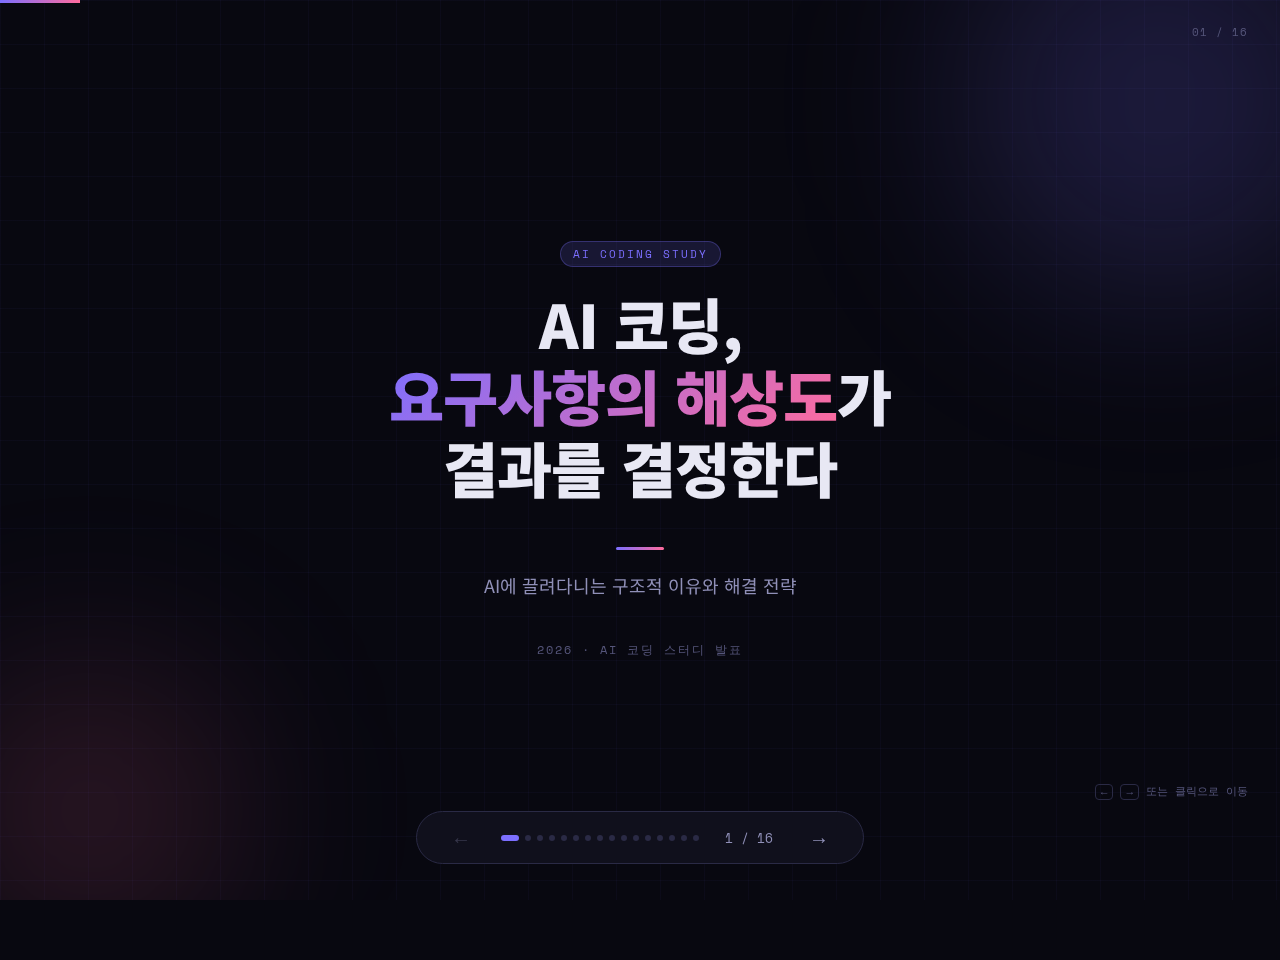
<file: index.html>
<!DOCTYPE html>
<html lang="ko">
<head>
<meta charset="UTF-8">
<meta name="viewport" content="width=device-width, initial-scale=1.0">
<title>AI 코딩 — 요구사항의 해상도가 결과를 결정한다</title>
<style>
  @import url('https://fonts.googleapis.com/css2?family=Noto+Sans+KR:wght@300;400;500;700;900&family=Space+Mono:wght@400;700&display=swap');

  :root {
    --bg: #080810;
    --surface: #12121e;
    --surface2: #1a1a2e;
    --border: #2a2a45;
    --accent: #7c6fff;
    --accent2: #ff6b9d;
    --accent3: #43e8a0;
    --accent4: #f9c84a;
    --text: #e8e8f4;
    --text-dim: #9090b8;
    --text-dimmer: #55557a;
  }

  * { margin: 0; padding: 0; box-sizing: border-box; }

  html, body {
    width: 100%; height: 100%;
    background: var(--bg);
    color: var(--text);
    font-family: 'Noto Sans KR', sans-serif;
    overflow: hidden;
  }

  /* ── 슬라이드 컨테이너 ── */
  .deck {
    position: relative;
    width: 100vw;
    height: 100vh;
  }

  .slide {
    position: absolute;
    inset: 0;
    display: flex;
    flex-direction: column;
    justify-content: center;
    align-items: center;
    padding: 60px 80px;
    opacity: 0;
    pointer-events: none;
    transform: translateY(30px);
    transition: opacity .5s ease, transform .5s ease;
  }

  .slide.active {
    opacity: 1;
    pointer-events: all;
    transform: translateY(0);
  }

  /* ── 격자 배경 ── */
  body::before {
    content: '';
    position: fixed;
    inset: 0;
    background-image:
      linear-gradient(rgba(124,111,255,.04) 1px, transparent 1px),
      linear-gradient(90deg, rgba(124,111,255,.04) 1px, transparent 1px);
    background-size: 44px 44px;
    pointer-events: none;
    z-index: 0;
  }

  .slide { z-index: 1; }

  /* ── 네비게이션 ── */
  .nav {
    position: fixed;
    bottom: 36px;
    left: 50%;
    transform: translateX(-50%);
    display: flex;
    align-items: center;
    gap: 20px;
    z-index: 100;
    background: rgba(18,18,30,.85);
    backdrop-filter: blur(12px);
    border: 1px solid var(--border);
    border-radius: 50px;
    padding: 10px 24px;
  }

  .nav-btn {
    background: none;
    border: none;
    color: var(--text-dim);
    font-size: 20px;
    cursor: pointer;
    padding: 4px 10px;
    border-radius: 8px;
    transition: all .2s;
  }
  .nav-btn:hover { color: var(--accent); background: rgba(124,111,255,.12); }
  .nav-btn:disabled { opacity: .3; cursor: not-allowed; }

  .slide-counter {
    font-family: 'Space Mono', monospace;
    font-size: 13px;
    color: var(--text-dim);
    min-width: 60px;
    text-align: center;
  }

  .dot-nav {
    display: flex;
    gap: 6px;
  }

  .dot {
    width: 6px; height: 6px;
    border-radius: 50%;
    background: var(--border);
    transition: all .3s;
    cursor: pointer;
  }
  .dot.active { background: var(--accent); width: 18px; border-radius: 3px; }

  /* ── 진행 바 ── */
  .progress-bar {
    position: fixed;
    top: 0; left: 0;
    height: 3px;
    background: linear-gradient(90deg, var(--accent), var(--accent2));
    transition: width .4s ease;
    z-index: 200;
  }

  /* ── 슬라이드 번호 뱃지 ── */
  .slide-badge {
    position: fixed;
    top: 24px; right: 32px;
    font-family: 'Space Mono', monospace;
    font-size: 11px;
    color: var(--text-dimmer);
    letter-spacing: 1px;
    z-index: 100;
  }

  /* ── 공통 타이포 ── */
  .tag {
    display: inline-block;
    font-family: 'Space Mono', monospace;
    font-size: 11px;
    letter-spacing: 2px;
    padding: 4px 12px;
    border-radius: 20px;
    margin-bottom: 20px;
  }

  .tag-purple { background: rgba(124,111,255,.15); color: var(--accent); border: 1px solid rgba(124,111,255,.3); }
  .tag-pink   { background: rgba(255,107,157,.15); color: var(--accent2); border: 1px solid rgba(255,107,157,.3); }
  .tag-green  { background: rgba(67,232,160,.15);  color: var(--accent3); border: 1px solid rgba(67,232,160,.3); }
  .tag-yellow { background: rgba(249,200,74,.15);  color: var(--accent4); border: 1px solid rgba(249,200,74,.3); }

  h1.main-title {
    font-size: clamp(32px, 5vw, 60px);
    font-weight: 900;
    line-height: 1.2;
    letter-spacing: -1px;
    text-align: center;
    margin-bottom: 24px;
  }

  h2.section-title {
    font-size: clamp(26px, 3.5vw, 44px);
    font-weight: 800;
    line-height: 1.25;
    letter-spacing: -0.5px;
    text-align: center;
    margin-bottom: 16px;
  }

  .subtitle {
    font-size: clamp(14px, 1.8vw, 18px);
    color: var(--text-dim);
    text-align: center;
    line-height: 1.7;
    max-width: 680px;
  }

  .gradient-text {
    background: linear-gradient(135deg, var(--accent), var(--accent2));
    -webkit-background-clip: text;
    -webkit-text-fill-color: transparent;
  }

  .gradient-text-green {
    background: linear-gradient(135deg, var(--accent3), #6ee7b7);
    -webkit-background-clip: text;
    -webkit-text-fill-color: transparent;
  }

  /* divider */
  .divider {
    width: 48px; height: 3px;
    background: linear-gradient(90deg, var(--accent), var(--accent2));
    border-radius: 2px;
    margin: 20px auto;
  }

  /* ━━━━━━━━━━━━━━━━━━━━━━━━━━━━━
     SLIDE 1: 표지
  ━━━━━━━━━━━━━━━━━━━━━━━━━━━━━ */
  #slide-1 {
    text-align: center;
  }

  .cover-orb {
    position: absolute;
    border-radius: 50%;
    filter: blur(90px);
    pointer-events: none;
  }
  .orb1 { width: 400px; height: 400px; background: rgba(124,111,255,.18); top: -100px; right: -80px; }
  .orb2 { width: 300px; height: 300px; background: rgba(255,107,157,.14); bottom: -60px; left: -60px; }

  .cover-meta {
    font-family: 'Space Mono', monospace;
    font-size: 12px;
    color: var(--text-dimmer);
    letter-spacing: 2px;
    margin-top: 40px;
  }

  /* ━━━━━━━━━━━━━━━━━━━━━━━━━━━━━
     SLIDE 2: 목차
  ━━━━━━━━━━━━━━━━━━━━━━━━━━━━━ */
  .agenda-grid {
    display: grid;
    grid-template-columns: repeat(2, 1fr);
    gap: 16px;
    width: 100%;
    max-width: 860px;
    margin-top: 32px;
  }

  .agenda-item {
    background: var(--surface);
    border: 1px solid var(--border);
    border-radius: 16px;
    padding: 24px 28px;
    display: flex;
    align-items: flex-start;
    gap: 16px;
    transition: border-color .2s;
  }
  .agenda-item:hover { border-color: var(--accent); }

  .agenda-num {
    font-family: 'Space Mono', monospace;
    font-size: 28px;
    font-weight: 700;
    opacity: .2;
    line-height: 1;
    flex-shrink: 0;
  }
  .agenda-content h3 { font-size: 16px; font-weight: 700; margin-bottom: 6px; }
  .agenda-content p  { font-size: 13px; color: var(--text-dim); line-height: 1.6; }

  /* ━━━━━━━━━━━━━━━━━━━━━━━━━━━━━
     SLIDE 3: 핵심 메시지
  ━━━━━━━━━━━━━━━━━━━━━━━━━━━━━ */
  .resolution-visual {
    display: flex;
    align-items: center;
    gap: 32px;
    margin-top: 40px;
    width: 100%;
    max-width: 900px;
  }

  .res-box {
    flex: 1;
    background: var(--surface);
    border: 1px solid var(--border);
    border-radius: 20px;
    padding: 28px 24px;
    text-align: center;
  }

  .res-box .label {
    font-size: 11px;
    font-family: 'Space Mono', monospace;
    letter-spacing: 2px;
    margin-bottom: 16px;
  }

  .res-pixels {
    display: grid;
    margin: 0 auto 16px;
  }

  .pixel { border-radius: 2px; }

  .res-low  .res-pixels { grid-template-columns: repeat(4, 1fr); gap: 4px; width: 80px; }
  .res-high .res-pixels { grid-template-columns: repeat(8, 1fr); gap: 2px; width: 80px; }
  .res-low  .pixel { height: 18px; background: var(--accent); opacity: .5; }
  .res-high .pixel { height: 9px;  background: var(--accent); opacity: .8; }

  .res-desc { font-size: 13px; color: var(--text-dim); line-height: 1.6; }

  .arrow-icon {
    font-size: 32px;
    color: var(--accent);
    flex-shrink: 0;
  }

  /* ━━━━━━━━━━━━━━━━━━━━━━━━━━━━━
     SLIDE 4: 스터디 목표
  ━━━━━━━━━━━━━━━━━━━━━━━━━━━━━ */
  .goal-list {
    display: flex;
    flex-direction: column;
    gap: 16px;
    width: 100%;
    max-width: 800px;
    margin-top: 32px;
  }

  .goal-item {
    background: var(--surface);
    border: 1px solid var(--border);
    border-left: 4px solid;
    border-radius: 0 14px 14px 0;
    padding: 20px 24px;
    display: flex;
    align-items: center;
    gap: 20px;
  }

  .goal-item:nth-child(1) { border-left-color: var(--accent); }
  .goal-item:nth-child(2) { border-left-color: var(--accent2); }
  .goal-item:nth-child(3) { border-left-color: var(--accent3); }
  .goal-item:nth-child(4) { border-left-color: var(--accent4); }

  .goal-icon { font-size: 28px; flex-shrink: 0; }
  .goal-text h3 { font-size: 15px; font-weight: 700; margin-bottom: 4px; }
  .goal-text p  { font-size: 13px; color: var(--text-dim); }

  /* ━━━━━━━━━━━━━━━━━━━━━━━━━━━━━
     SLIDE 5: 사례1 소개
  ━━━━━━━━━━━━━━━━━━━━━━━━━━━━━ */
  .case-intro {
    display: flex;
    align-items: center;
    gap: 60px;
    margin-top: 32px;
    width: 100%;
    max-width: 960px;
  }

  .case-icon-wrap {
    width: 120px; height: 120px;
    border-radius: 28px;
    display: flex;
    align-items: center;
    justify-content: center;
    font-size: 56px;
    flex-shrink: 0;
  }

  .case-detail { flex: 1; }
  .case-detail h3 { font-size: 22px; font-weight: 800; margin-bottom: 12px; }
  .case-detail p  { font-size: 15px; color: var(--text-dim); line-height: 1.8; }

  .feature-tags {
    display: flex;
    flex-wrap: wrap;
    gap: 8px;
    margin-top: 16px;
  }

  .ftag {
    font-size: 12px;
    background: var(--surface2);
    border: 1px solid var(--border);
    border-radius: 6px;
    padding: 4px 10px;
    color: var(--text-dim);
  }

  /* ━━━━━━━━━━━━━━━━━━━━━━━━━━━━━
     SLIDE 6: 사례1 Before/After
  ━━━━━━━━━━━━━━━━━━━━━━━━━━━━━ */
  .compare-grid {
    display: grid;
    grid-template-columns: 1fr 1fr;
    gap: 24px;
    width: 100%;
    max-width: 1000px;
    margin-top: 28px;
  }

  .compare-col {
    background: var(--surface);
    border: 1px solid var(--border);
    border-radius: 20px;
    overflow: hidden;
  }

  .compare-header {
    padding: 14px 20px;
    display: flex;
    align-items: center;
    gap: 10px;
    border-bottom: 1px solid var(--border);
  }

  .compare-header .dot-row { display: flex; gap: 5px; }
  .compare-header .dot-row span { width: 10px; height: 10px; border-radius: 50%; }
  .compare-header .dot-row span:nth-child(1) { background: #ff5f57; }
  .compare-header .dot-row span:nth-child(2) { background: #ffbd2e; }
  .compare-header .dot-row span:nth-child(3) { background: #28c840; }

  .compare-header .version-tag {
    margin-left: auto;
    font-size: 11px;
    font-family: 'Space Mono', monospace;
    padding: 3px 10px;
    border-radius: 4px;
  }

  .v-before .version-tag { background: rgba(255,107,157,.15); color: var(--accent2); }
  .v-after  .version-tag { background: rgba(67,232,160,.15); color: var(--accent3); }

  .compare-body { padding: 20px; }

  .feature-list { list-style: none; display: flex; flex-direction: column; gap: 10px; }
  .feature-list li {
    display: flex;
    align-items: flex-start;
    gap: 10px;
    font-size: 14px;
    line-height: 1.5;
  }
  .feature-list li .icon { flex-shrink: 0; font-size: 16px; }

  /* ━━━━━━━━━━━━━━━━━━━━━━━━━━━━━
     SLIDE 7: 사례1 상세 비교
  ━━━━━━━━━━━━━━━━━━━━━━━━━━━━━ */
  .diff-table {
    width: 100%;
    max-width: 880px;
    border-collapse: collapse;
    margin-top: 28px;
    font-size: 14px;
  }

  .diff-table th, .diff-table td {
    padding: 12px 16px;
    text-align: left;
    border-bottom: 1px solid var(--border);
  }

  .diff-table th {
    font-family: 'Space Mono', monospace;
    font-size: 11px;
    letter-spacing: 1px;
    color: var(--text-dim);
    background: var(--surface);
  }

  .diff-table td:first-child { color: var(--text-dim); width: 160px; }
  .diff-table .before-val { color: var(--accent2); }
  .diff-table .after-val  { color: var(--accent3); }
  .diff-table tr:hover td { background: rgba(124,111,255,.04); }

  /* ━━━━━━━━━━━━━━━━━━━━━━━━━━━━━
     SLIDE 8: 사례2 크리에이티브 코딩
  ━━━━━━━━━━━━━━━━━━━━━━━━━━━━━ */
  .creative-grid {
    display: grid;
    grid-template-columns: repeat(3, 1fr);
    gap: 16px;
    width: 100%;
    max-width: 960px;
    margin-top: 28px;
  }

  .creative-card {
    background: var(--surface);
    border: 1px solid var(--border);
    border-radius: 16px;
    padding: 22px 20px;
    transition: border-color .2s, transform .2s;
    cursor: pointer;
    text-decoration: none;
    color: inherit;
    display: block;
  }
  .creative-card:hover { border-color: var(--accent); transform: translateY(-4px); }

  .creative-thumb {
    width: 100%;
    aspect-ratio: 16/9;
    border-radius: 10px;
    margin-bottom: 14px;
    overflow: hidden;
    position: relative;
  }

  .thumb-particle { background: linear-gradient(135deg, #0a0a0f, #1a0a30); }
  .thumb-geo      { background: linear-gradient(135deg, #050510, #0a1a30); }
  .thumb-glass    { background: linear-gradient(135deg, #0d1a2a, #0a2a1a); }
  .thumb-bubble1  { background: linear-gradient(135deg, #100a20, #200a10); }
  .thumb-bubble2  { background: linear-gradient(135deg, #0a1020, #201020); }
  .thumb-3d       { background: linear-gradient(135deg, #0a200a, #200a20); }

  .thumb-dot {
    position: absolute;
    border-radius: 50%;
    animation: float 3s ease-in-out infinite;
  }

  @keyframes float {
    0%, 100% { transform: translateY(0); }
    50%       { transform: translateY(-8px); }
  }

  .creative-card h3 { font-size: 14px; font-weight: 700; margin-bottom: 6px; }
  .creative-card p  { font-size: 12px; color: var(--text-dim); }

  /* ━━━━━━━━━━━━━━━━━━━━━━━━━━━━━
     SLIDE 9: 기획 분석기
  ━━━━━━━━━━━━━━━━━━━━━━━━━━━━━ */
  .tool-showcase {
    display: flex;
    gap: 40px;
    align-items: center;
    width: 100%;
    max-width: 960px;
    margin-top: 32px;
  }

  .tool-mockup {
    flex: 1;
    background: var(--surface);
    border: 1px solid var(--border);
    border-radius: 20px;
    overflow: hidden;
    min-width: 0;
  }

  .mockup-bar {
    padding: 10px 16px;
    background: var(--surface2);
    border-bottom: 1px solid var(--border);
    display: flex;
    align-items: center;
    gap: 8px;
  }
  .mockup-bar .dots { display: flex; gap: 5px; }
  .mockup-bar .dots span { width: 9px; height: 9px; border-radius: 50%; }
  .mockup-bar .dots span:nth-child(1) { background: #ff5f57; }
  .mockup-bar .dots span:nth-child(2) { background: #ffbd2e; }
  .mockup-bar .dots span:nth-child(3) { background: #28c840; }
  .mockup-bar .url { font-size: 11px; color: var(--text-dimmer); font-family: monospace; margin-left: 8px; }

  .mockup-content { padding: 20px; }

  .mock-upload {
    border: 2px dashed var(--border);
    border-radius: 12px;
    padding: 24px;
    text-align: center;
    margin-bottom: 12px;
  }
  .mock-upload .icon { font-size: 28px; }
  .mock-upload p { font-size: 12px; color: var(--text-dim); margin-top: 6px; }

  .mock-btn {
    width: 100%;
    padding: 10px;
    background: linear-gradient(135deg, var(--accent), #a78bfa);
    border-radius: 10px;
    text-align: center;
    font-size: 13px;
    font-weight: 700;
    color: white;
  }

  .tool-desc { flex: 1; }
  .tool-desc h3 { font-size: 22px; font-weight: 800; margin-bottom: 16px; }
  .tool-desc p  { font-size: 14px; color: var(--text-dim); line-height: 1.8; margin-bottom: 20px; }

  .feature-chips { display: flex; flex-wrap: wrap; gap: 8px; }
  .chip {
    font-size: 12px;
    padding: 5px 12px;
    border-radius: 20px;
    border: 1px solid;
  }
  .chip-p { background: rgba(124,111,255,.1); color: var(--accent); border-color: rgba(124,111,255,.3); }
  .chip-y { background: rgba(249,200,74,.1);  color: var(--accent4); border-color: rgba(249,200,74,.3); }
  .chip-g { background: rgba(67,232,160,.1);  color: var(--accent3); border-color: rgba(67,232,160,.3); }
  .chip-r { background: rgba(255,107,157,.1); color: var(--accent2); border-color: rgba(255,107,157,.3); }

  /* ━━━━━━━━━━━━━━━━━━━━━━━━━━━━━
     SLIDE 10: 결론
  ━━━━━━━━━━━━━━━━━━━━━━━━━━━━━ */
  .insight-grid {
    display: grid;
    grid-template-columns: repeat(3, 1fr);
    gap: 16px;
    width: 100%;
    max-width: 920px;
    margin-top: 32px;
  }

  .insight-card {
    background: var(--surface);
    border: 1px solid var(--border);
    border-radius: 18px;
    padding: 28px 22px;
    text-align: center;
  }
  .insight-card .ins-icon { font-size: 36px; margin-bottom: 14px; }
  .insight-card h3 { font-size: 15px; font-weight: 700; margin-bottom: 8px; }
  .insight-card p  { font-size: 13px; color: var(--text-dim); line-height: 1.7; }

  /* ━━━━━━━━━━━━━━━━━━━━━━━━━━━━━
     SLIDE 11: 마무리
  ━━━━━━━━━━━━━━━━━━━━━━━━━━━━━ */
  .closing-quote {
    font-size: clamp(20px, 3vw, 34px);
    font-weight: 800;
    text-align: center;
    line-height: 1.5;
    max-width: 760px;
    margin: 24px 0;
  }
  .closing-quote em {
    font-style: normal;
    background: linear-gradient(135deg, var(--accent), var(--accent2));
    -webkit-background-clip: text;
    -webkit-text-fill-color: transparent;
  }

  /* ── 키보드 힌트 ── */
  .key-hint {
    position: fixed;
    bottom: 100px;
    right: 32px;
    font-size: 11px;
    color: var(--text-dimmer);
    font-family: 'Space Mono', monospace;
    text-align: right;
  }
  .key-hint kbd {
    display: inline-block;
    border: 1px solid var(--border);
    border-radius: 4px;
    padding: 1px 5px;
    font-size: 11px;
  }

  /* ── 데모 열기 버튼 ── */
  .demo-links {
    display: flex;
    gap: 12px;
    margin-top: 20px;
    flex-wrap: wrap;
  }

  .demo-btn {
    display: inline-flex;
    align-items: center;
    gap: 8px;
    padding: 9px 16px;
    border-radius: 10px;
    font-size: 13px;
    font-weight: 600;
    text-decoration: none;
    transition: all .2s;
    border: 1px solid;
    cursor: pointer;
  }

  .demo-btn-before {
    background: rgba(255,107,157,.1);
    color: var(--accent2);
    border-color: rgba(255,107,157,.3);
  }
  .demo-btn-before:hover {
    background: rgba(255,107,157,.2);
    transform: translateY(-2px);
    box-shadow: 0 4px 16px rgba(255,107,157,.2);
  }

  .demo-btn-after {
    background: rgba(67,232,160,.1);
    color: var(--accent3);
    border-color: rgba(67,232,160,.3);
  }
  .demo-btn-after:hover {
    background: rgba(67,232,160,.2);
    transform: translateY(-2px);
    box-shadow: 0 4px 16px rgba(67,232,160,.2);
  }

  .demo-btn-tool {
    background: rgba(124,111,255,.12);
    color: var(--accent);
    border-color: rgba(124,111,255,.3);
    padding: 11px 22px;
    font-size: 14px;
    margin-top: 20px;
  }
  .demo-btn-tool:hover {
    background: rgba(124,111,255,.22);
    transform: translateY(-2px);
    box-shadow: 0 4px 20px rgba(124,111,255,.25);
  }

  /* 클릭 가능한 agenda 아이템 */
  .agenda-item[data-slide] {
    cursor: pointer;
    user-select: none;
    transition: border-color .2s, transform .15s;
  }
  .agenda-item[data-slide]:hover {
    border-color: var(--accent);
    transform: translateY(-2px);
  }

  /* compare-header 내 open 링크 */
  .open-link {
    margin-left: auto;
    font-size: 11px;
    font-family: 'Space Mono', monospace;
    padding: 3px 10px;
    border-radius: 6px;
    text-decoration: none;
    border: 1px solid;
    transition: all .2s;
    flex-shrink: 0;
  }
  .open-link:hover { transform: translateY(-1px); }
  .open-link-before {
    background: rgba(255,107,157,.1);
    color: var(--accent2);
    border-color: rgba(255,107,157,.3);
  }
  .open-link-before:hover { background: rgba(255,107,157,.2); }
  .open-link-after {
    background: rgba(67,232,160,.1);
    color: var(--accent3);
    border-color: rgba(67,232,160,.3);
  }
  .open-link-after:hover { background: rgba(67,232,160,.2); }

  /* 애니메이션 */
  @keyframes pulse { 0%,100%{opacity:.7} 50%{opacity:1} }
  .pulse { animation: pulse 2s ease infinite; }

  /* ━━━━━━━━━━━━━━━━━━━━━━━━━━━━━
     MOBILE RESPONSIVE
  ━━━━━━━━━━━━━━━━━━━━━━━━━━━━━ */
  @media (max-width: 768px) {

    /* 슬라이드 기본 패딩 & 스크롤 — 가운데 정렬 */
    .slide {
      padding: 40px 20px 100px !important;
      overflow-y: auto;
      -webkit-overflow-scrolling: touch;
      justify-content: center;
    }

    /* iframe 슬라이드: iframe 숨기고 설명 패널만 표시 */
    #slide-5, #slide-8, #slide-14, #slide-15 {
      flex-direction: column !important;
      align-items: center !important;
      overflow-y: auto !important;
      justify-content: center !important;
    }

    /* 콘텐츠 많은 슬라이드는 위 맞춤 유지 */
    #slide-7 { justify-content: flex-start !important; }

    .iframe-panel-left {
      flex: none !important;
      width: 100% !important;
      padding: 36px 20px 32px !important;
      border-right: none !important;
      border-bottom: 1px solid rgba(255,255,255,.08);
      overflow-y: visible !important;
    }

    .iframe-panel-right {
      display: none !important;
    }

    /* 그리드 → 1열 */
    .agenda-grid,
    .compare-grid,
    .insight-grid,
    .missing-grid,
    .creative-grid {
      grid-template-columns: 1fr !important;
      gap: 12px !important;
    }

    .creative-grid-2 {
      grid-template-columns: 1fr 1fr !important;
      gap: 10px !important;
    }

    .ref-images {
      grid-template-columns: 1fr 1fr !important;
      gap: 8px !important;
    }

    /* flex row → column */
    .resolution-visual,
    .case-intro,
    .tool-showcase,
    .ref-layout {
      flex-direction: column !important;
      gap: 20px !important;
    }

    .arrow-icon {
      transform: rotate(90deg);
      align-self: center;
    }

    .case-icon-wrap {
      width: 80px !important;
      height: 80px !important;
      font-size: 36px !important;
    }

    /* 네비게이션 */
    .nav {
      bottom: 16px;
      padding: 8px 16px;
      gap: 10px;
    }

    .dot-nav { display: none; }
    .key-hint { display: none !important; }

    .slide-badge { top: 12px; right: 16px; font-size: 10px; }

    /* 표 — 가로 스크롤 */
    .diff-table {
      display: block;
      overflow-x: auto;
      font-size: 12px;
    }
    .diff-table td:first-child { width: auto; min-width: 90px; }

    .spec-table-wrap { overflow-x: auto; }

    /* slide-7 특수 패딩 복원 */
    #slide-7 { padding: 36px 16px 100px !important; }

    .prompt-box { font-size: 13px !important; }
  }

  @media (max-width: 480px) {
    .creative-grid-2 { grid-template-columns: 1fr !important; }
  }

  /* ━━━━━━━━━━━━━━━━━━━━━━━━━━━━━
     NEW: 프롬프트 박스 (슬라이드 5, 9)
  ━━━━━━━━━━━━━━━━━━━━━━━━━━━━━ */
  .prompt-box {
    background: var(--surface2);
    border: 1px solid var(--border);
    border-left: 4px solid var(--accent2);
    border-radius: 0 12px 12px 0;
    padding: 18px 24px;
    font-family: 'Space Mono', monospace;
    font-size: 16px;
    color: var(--text);
    max-width: 700px;
    width: 100%;
    margin: 12px 0;
  }
  .prompt-label {
    font-family: 'Space Mono', monospace;
    font-size: 10px;
    letter-spacing: 2px;
    color: var(--text-dimmer);
    margin-bottom: 8px;
  }

  /* ━━━━━━━━━━━━━━━━━━━━━━━━━━━━━
     NEW: 누락 기능 그리드 (슬라이드 6)
  ━━━━━━━━━━━━━━━━━━━━━━━━━━━━━ */
  .missing-grid {
    display: grid;
    grid-template-columns: repeat(3, 1fr);
    gap: 14px;
    width: 100%;
    max-width: 920px;
    margin-top: 28px;
  }
  .missing-card {
    background: var(--surface);
    border: 1px solid rgba(255,107,157,.25);
    border-radius: 14px;
    padding: 20px 18px;
  }
  .missing-card .miss-icon { font-size: 26px; margin-bottom: 8px; }
  .missing-card h3 { font-size: 13px; font-weight: 700; margin-bottom: 6px; color: var(--accent2); }
  .missing-card p { font-size: 12px; color: var(--text-dim); line-height: 1.5; }

  /* ━━━━━━━━━━━━━━━━━━━━━━━━━━━━━
     NEW: 레퍼런스 이미지 (슬라이드 10)
  ━━━━━━━━━━━━━━━━━━━━━━━━━━━━━ */
  .ref-layout {
    display: flex;
    gap: 32px;
    align-items: flex-start;
    width: 100%;
    max-width: 960px;
    margin-top: 28px;
  }
  .ref-desc { flex: 1; min-width: 0; }
  .ref-desc h3 { font-size: 17px; font-weight: 700; margin-bottom: 14px; }
  .ref-keyword {
    display: flex;
    align-items: center;
    gap: 10px;
    background: var(--surface);
    border: 1px solid var(--border);
    border-radius: 10px;
    padding: 10px 14px;
    font-size: 13px;
    margin-bottom: 10px;
  }
  .ref-keyword .rk-icon { font-size: 20px; }
  .ref-images {
    flex: 1.4;
    display: grid;
    grid-template-columns: 1fr 1fr;
    gap: 10px;
  }
  .ref-img-wrap {
    border-radius: 10px;
    overflow: hidden;
    border: 1px solid var(--border);
    aspect-ratio: 4/3;
    background: var(--surface);
  }
  .ref-img-wrap img { width: 100%; height: 100%; object-fit: cover; display: block; }

  /* ━━━━━━━━━━━━━━━━━━━━━━━━━━━━━
     NEW: 크리에이티브 2열 (슬라이드 11, 12)
  ━━━━━━━━━━━━━━━━━━━━━━━━━━━━━ */
  .creative-grid-2 {
    display: grid;
    grid-template-columns: 1fr 1fr;
    gap: 20px;
    width: 100%;
    max-width: 800px;
    margin-top: 24px;
  }

  /* ━━━━━━━━━━━━━━━━━━━━━━━━━━━━━
     NEW: iframe 슬라이드 레이아웃
  ━━━━━━━━━━━━━━━━━━━━━━━━━━━━━ */
  .iframe-panel-left {
    flex: 0 0 360px;
    display: flex;
    flex-direction: column;
    justify-content: center;
    padding: 44px 36px 44px 60px;
    gap: 14px;
    overflow-y: auto;
    border-right: 1px solid rgba(255,255,255,.08);
  }
  .iframe-panel-right {
    flex: 1;
    display: flex;
    flex-direction: column;
    overflow: hidden;
    background: #080808;
  }
  .mockup-bar {
    flex-shrink: 0;
    height: 36px;
    background: rgba(30,30,40,.98);
    border-bottom: 1px solid rgba(255,255,255,.08);
    display: flex;
    align-items: center;
    padding: 0 14px;
    gap: 7px;
  }
  .mockup-dot { width: 12px; height: 12px; border-radius: 50%; }
  .mockup-dot-r { background: #ff5f56; }
  .mockup-dot-y { background: #ffbd2e; }
  .mockup-dot-g { background: #27c93f; }
  .mockup-url {
    flex: 1;
    margin-left: 10px;
    background: rgba(255,255,255,.07);
    border-radius: 12px;
    height: 20px;
    display: flex;
    align-items: center;
    padding: 0 12px;
    font-size: 11px;
    color: var(--text-dim);
    letter-spacing: .3px;
  }

  /* ━━━━━━━━━━━━━━━━━━━━━━━━━━━━━
     NEW: 기능정의서 스펙 테이블
  ━━━━━━━━━━━━━━━━━━━━━━━━━━━━━ */
  .spec-table-wrap {
    width: 100%;
    overflow-y: auto;
    max-height: 230px;
    border-radius: 10px;
    border: 1px solid rgba(255,255,255,.1);
  }
  .spec-table {
    width: 100%;
    border-collapse: collapse;
    font-size: 11.5px;
    table-layout: fixed;
  }
  .spec-table thead th {
    position: sticky;
    top: 0;
    background: rgba(18,18,32,.98);
    color: var(--text-dim);
    font-weight: 600;
    letter-spacing: .6px;
    text-transform: uppercase;
    padding: 9px 10px;
    border-bottom: 1px solid rgba(255,255,255,.12);
    font-size: 10px;
    text-align: left;
  }
  .spec-table tbody td {
    padding: 5.5px 10px;
    border-bottom: 1px solid rgba(255,255,255,.05);
    vertical-align: middle;
    line-height: 1.5;
    color: var(--text);
  }
  .spec-table tbody tr:hover td { background: rgba(255,255,255,.04); }
  .sc {
    display: inline-block;
    padding: 2px 8px;
    border-radius: 10px;
    font-size: 10px;
    font-weight: 600;
    white-space: nowrap;
  }
  .sc-login  { background: rgba(139,92,246,.2);  color: #c4b5fd; }
  .sc-social { background: rgba(249,115,22,.2);  color: #fdba74; }
  .sc-agree  { background: rgba(234,179,8,.15);  color: #fde68a; }
  .sc-signup { background: rgba(236,72,153,.2);  color: #f9a8d4; }
  .sc-findid { background: rgba(59,130,246,.2);  color: #93c5fd; }
  .sc-findpw { background: rgba(16,185,129,.2);  color: #6ee7b7; }
  .sc-simple { background: rgba(6,182,212,.2);   color: #67e8f9; }
  .sc-alert  { background: rgba(239,68,68,.2);   color: #fca5a5; }
</style>
</head>
<body>

<div class="progress-bar" id="progressBar"></div>
<div class="slide-badge" id="slideBadge"></div>

<div class="deck" id="deck">

  <!-- ════════════════════════════════
       SLIDE 1 · 표지
  ════════════════════════════════ -->
  <section class="slide active" id="slide-1">
    <div class="cover-orb orb1"></div>
    <div class="cover-orb orb2"></div>
    <div class="tag tag-purple">AI CODING STUDY</div>
    <h1 class="main-title">
      AI 코딩,<br>
      <span class="gradient-text">요구사항의 해상도</span>가<br>
      결과를 결정한다
    </h1>
    <div class="divider"></div>
    <p class="subtitle">
      AI에 끌려다니는 구조적 이유와 해결 전략
    </p>
    <div class="cover-meta">2026 · AI 코딩 스터디 발표</div>
  </section>

  <!-- ════════════════════════════════
       SLIDE 2 · 앞으로 이야기할 것들 (목차)
  ════════════════════════════════ -->
  <section class="slide" id="slide-toc">
    <div class="tag tag-purple">TABLE OF CONTENTS</div>
    <h2 class="section-title">앞으로 이야기할 것들</h2>
    <div class="divider"></div>
    <div style="display:flex; flex-direction:column; gap:14px; width:100%; max-width:680px; margin-top:28px;">
      <div style="display:flex; align-items:center; gap:20px; background:var(--surface); border:1px solid var(--border); border-radius:14px; padding:16px 24px;">
        <span style="font-family:'Space Mono',monospace; font-size:22px; font-weight:700; opacity:.25; flex-shrink:0;">01</span>
        <div>
          <div style="font-size:15px; font-weight:700; margin-bottom:3px;">왜 AI 코딩인가?</div>
          <div style="font-size:12px; color:var(--text-dim);">AI 코딩을 시작한 이유와 기대했던 것들</div>
        </div>
      </div>
      <div style="display:flex; align-items:center; gap:20px; background:var(--surface); border:1px solid var(--border); border-radius:14px; padding:16px 24px;">
        <span style="font-family:'Space Mono',monospace; font-size:22px; font-weight:700; opacity:.25; flex-shrink:0;">02</span>
        <div>
          <div style="font-size:15px; font-weight:700; margin-bottom:3px;">하지만 현실은?</div>
          <div style="font-size:12px; color:var(--text-dim);">AI에게 끌려다니는 상황과 구조적 문제</div>
        </div>
      </div>
      <div style="display:flex; align-items:center; gap:20px; background:var(--surface); border:1px solid rgba(255,107,157,.3); border-radius:14px; padding:16px 24px;">
        <span style="font-family:'Space Mono',monospace; font-size:22px; font-weight:700; color:var(--accent2); opacity:.6; flex-shrink:0;">03</span>
        <div>
          <div style="font-size:15px; font-weight:700; margin-bottom:3px; color:var(--accent2);">Case 01 — 로그인 페이지</div>
          <div style="font-size:12px; color:var(--text-dim);">단순 요청 vs 기능정의서 기반 요청 비교</div>
        </div>
      </div>
      <div style="display:flex; align-items:center; gap:20px; background:var(--surface); border:1px solid rgba(124,111,255,.3); border-radius:14px; padding:16px 24px;">
        <span style="font-family:'Space Mono',monospace; font-size:22px; font-weight:700; color:var(--accent); opacity:.6; flex-shrink:0;">04</span>
        <div>
          <div style="font-size:15px; font-weight:700; margin-bottom:3px; color:var(--accent);">Case 02 — 크리에이티브 코딩</div>
          <div style="font-size:12px; color:var(--text-dim);">레퍼런스와 디테일이 만드는 결과물의 차이</div>
        </div>
      </div>
      <div style="display:flex; align-items:center; gap:20px; background:var(--surface); border:1px solid rgba(249,200,74,.3); border-radius:14px; padding:16px 24px;">
        <span style="font-family:'Space Mono',monospace; font-size:22px; font-weight:700; color:var(--accent4); opacity:.6; flex-shrink:0;">05</span>
        <div>
          <div style="font-size:15px; font-weight:700; margin-bottom:3px; color:var(--accent4);">깨달은 점 & 최종 목표</div>
          <div style="font-size:12px; color:var(--text-dim);">요구사항 해상도가 결과를 결정한다</div>
        </div>
      </div>
    </div>
  </section>

  <!-- ════════════════════════════════
       SLIDE 3 · 목차 (기존)
  ════════════════════════════════ -->
  <section class="slide" id="slide-2">
    <div class="tag tag-purple">WHY AI CODING</div>
    <h2 class="section-title">왜 AI 코딩을 하려고 하는가?</h2>
    <div class="divider"></div>
    <div class="insight-grid" style="margin-top:36px;">
      <div class="insight-card">
        <div class="ins-icon">💡</div>
        <h3>아이디어 실현력 확보</h3>
        <p>머릿속의 아이디어를 직접 코드로 구현해낼 수 있는 실행력을 갖추기 위해</p>
      </div>
      <div class="insight-card">
        <div class="ins-icon">🗣️</div>
        <h3>설계 언어화 능력 강화</h3>
        <p>기획·설계 의도를 AI가 이해할 수 있는 언어로 정확하게 표현하는 역량 개발</p>
      </div>
      <div class="insight-card">
        <div class="ins-icon">⚡</div>
        <h3>급변하는 AI 시대, 뒤처지지 않기</h3>
        <p>하루가 다르게 발전하는 AI 기술의 흐름을 직접 체험하고, 시대에 뒤처지지 않기 위한 실질적인 역량을 갖추기 위해</p>
      </div>
    </div>
  </section>

  <!-- ════════════════════════════════
       SLIDE 3 · 스터디 목표
  ════════════════════════════════ -->
  <section class="slide" id="slide-3">
    <div class="tag tag-green">EXPECTATIONS</div>
    <h2 class="section-title">AI 코딩으로 기대한 것들</h2>
    <div class="insight-grid" style="margin-top:36px;">
      <div class="insight-card">
        <div class="ins-icon">🤝</div>
        <h3>협업을 위한 이해</h3>
        <p>개발자·AI와 더 정확하게 소통하기 위해 코딩의 흐름과 구조를 직접 이해하고 싶었다</p>
      </div>
      <div class="insight-card">
        <div class="ins-icon">🎯</div>
        <h3>한 줄의 명령어로 확실한 결과물 구현</h3>
        <p>무엇을 원하는지 명확하게 전달하면, AI가 정확한 결과물을 만들어줄 것이라 기대했다</p>
      </div>
      <div class="insight-card">
        <div class="ins-icon">💡</div>
        <h3>아이디어 실현</h3>
        <p>기획한 아이디어를 코드 한 줄 없이도 직접 구현해낼 수 있다는 가능성에 끌렸다</p>
      </div>
    </div>
  </section>

  <!-- ════════════════════════════════
       SLIDE 4 · 하지만 현실은?
  ════════════════════════════════ -->
  <section class="slide" id="slide-4">
    <div class="tag tag-pink">BUT REALITY</div>
    <h2 class="section-title">하지만 현실은? <span class="gradient-text">AI에게 끌려다니는 상황</span></h2>
    <div style="display:flex; gap:24px; width:100%; max-width:1150px; margin-top:36px;">
      <div style="flex:1; background:var(--surface); border:1px solid rgba(124,111,255,.3); border-radius:20px; padding:32px 28px; position:relative; overflow:hidden;">
        <div style="position:absolute; top:0; left:0; right:0; height:3px; background:linear-gradient(90deg,var(--accent),transparent);"></div>
        <div style="font-size:36px; margin-bottom:14px;">😵</div>
        <h3 style="font-size:19px; font-weight:700; margin-bottom:10px; color:var(--accent);">PLAN 모드에 끌려다니는 나</h3>
        <p style="font-size:13px; color:var(--text-dim); line-height:1.7; margin-bottom:14px;">
          개발 지식이 전혀 없는 상태에서 시작 —<br>AI가 제안하는 PLAN 모드에 그냥 OK만 누르는 나
        </p>
        <ul style="list-style:none; display:flex; flex-direction:column; gap:8px;">
          <li style="font-size:13px; color:var(--text-dim); display:flex; gap:8px;"><span style="color:var(--accent); flex-shrink:0;">→</span> 코드가 뭔지도 모르는 채로 시작</li>
          <li style="font-size:13px; color:var(--text-dim); display:flex; gap:8px;"><span style="color:var(--accent); flex-shrink:0;">→</span> AI 제안을 검토할 기준조차 없음</li>
          <li style="font-size:13px; color:var(--text-dim); display:flex; gap:8px;"><span style="color:var(--accent); flex-shrink:0;">→</span> PLAN이 맞는지 틀린지 판단 불가</li>
        </ul>
      </div>
      <div style="flex:1; background:var(--surface); border:1px solid rgba(255,107,157,.3); border-radius:20px; padding:32px 28px; position:relative; overflow:hidden;">
        <div style="position:absolute; top:0; left:0; right:0; height:3px; background:linear-gradient(90deg,var(--accent2),transparent);"></div>
        <div style="font-size:36px; margin-bottom:14px;">🚨</div>
        <h3 style="font-size:19px; font-weight:700; margin-bottom:10px; color:var(--accent2);">기능 누락</h3>
        <p style="font-size:13px; color:var(--text-dim); line-height:1.7; margin-bottom:14px;">
          내가 원했던 기능인데 AI가 알아서 뺀 것들 —<br>또는 처음부터 요청 자체를 안 했던 것들
        </p>
        <ul style="list-style:none; display:flex; flex-direction:column; gap:8px;">
          <li style="font-size:13px; color:var(--text-dim); display:flex; gap:8px;"><span style="color:var(--accent2); flex-shrink:0;">→</span> 아이디 저장 / 자동로그인 없음</li>
          <li style="font-size:13px; color:var(--text-dim); display:flex; gap:8px;"><span style="color:var(--accent2); flex-shrink:0;">→</span> 아이디 찾기 / 비밀번호 찾기 없음</li>
          <li style="font-size:13px; color:var(--text-dim); display:flex; gap:8px;"><span style="color:var(--accent2); flex-shrink:0;">→</span> 네이버 소셜 로그인 없음</li>
          <li style="font-size:13px; color:var(--text-dim); display:flex; gap:8px;"><span style="color:var(--accent2); flex-shrink:0;">→</span> 본인인증 없음</li>
        </ul>
      </div>
      <div style="flex:1; background:var(--surface); border:1px solid rgba(249,200,74,.3); border-radius:20px; padding:32px 28px; position:relative; overflow:hidden;">
        <div style="position:absolute; top:0; left:0; right:0; height:3px; background:linear-gradient(90deg,var(--accent4),transparent);"></div>
        <div style="font-size:36px; margin-bottom:14px;">🤯</div>
        <h3 style="font-size:19px; font-weight:700; margin-bottom:10px; color:var(--accent4);">생각과는 다른 결과물</h3>
        <p style="font-size:13px; color:var(--text-dim); line-height:1.7; margin-bottom:14px;">
          만들어주긴 했는데 내가 원한 게 이게 아닌데 —<br>방향 자체가 달랐던 것들
        </p>
        <ul style="list-style:none; display:flex; flex-direction:column; gap:8px;">
          <li style="font-size:13px; color:var(--text-dim); display:flex; gap:8px;"><span style="color:var(--accent4); flex-shrink:0;">→</span> 이메일이 아닌 아이디 기반이어야 했음</li>
          <li style="font-size:13px; color:var(--text-dim); display:flex; gap:8px;"><span style="color:var(--accent4); flex-shrink:0;">→</span> 비밀번호 글자 수 제한이 있어야 했음</li>
          <li style="font-size:13px; color:var(--text-dim); display:flex; gap:8px;"><span style="color:var(--accent4); flex-shrink:0;">→</span> 요청만 해서는 의도를 파악하지 못함</li>
        </ul>
      </div>
    </div>
  </section>

  <!-- ════════════════════════════════
       SLIDE 5 · 사례1 v1 단순 요청
  ════════════════════════════════ -->
  <section class="slide" id="slide-5" style="padding:0; flex-direction:row; overflow:hidden; align-items:stretch; justify-content:flex-start;">
    <div class="iframe-panel-left">
      <div class="tag tag-pink">CASE STUDY 01</div>
      <h2 class="section-title" style="font-size:clamp(20px,2vw,26px); text-align:left; margin:0;">
        로그인 페이지<br>
        <span style="background:linear-gradient(135deg,var(--accent2),#ff9f9f);-webkit-background-clip:text;-webkit-text-fill-color:transparent;">v1 단순 요청</span>
      </h2>
      <div class="prompt-label">USER PROMPT</div>
      <div class="prompt-box" style="font-size:13px; padding:14px 18px;">"로그인 페이지 만들어줘"</div>
      <p style="font-size:13px; color:var(--text-dim); line-height:1.7; margin:0;">
        별다른 조건 없이 단 한 줄의 요청으로 생성.<br>
        AI가 '일반적인 로그인 페이지'라고 판단한 기준으로 구현됨.
      </p>
      <a class="demo-btn demo-btn-before" href="사례 1 로그인 페이지/index.html" target="_blank" style="align-self:flex-start; margin-top:4px;">↗ 새 탭으로 열기</a>
    </div>
    <div class="iframe-panel-right">
      <div class="mockup-bar">
        <span class="mockup-dot mockup-dot-r"></span>
        <span class="mockup-dot mockup-dot-y"></span>
        <span class="mockup-dot mockup-dot-g"></span>
        <div class="mockup-url">사례 1 로그인 페이지 / index.html</div>
      </div>
      <iframe src="사례 1 로그인 페이지/index.html" style="flex:1; border:none; width:100%; height:100%;"></iframe>
    </div>
  </section>

  <!-- ════════════════════════════════
       SLIDE 6 · 사례1 누락된 기능들
  ════════════════════════════════ -->
  <section class="slide" id="slide-6">
    <div class="tag tag-pink">CASE STUDY 01</div>
    <h2 class="section-title">누락된 기능들</h2>
    <div class="missing-grid">
      <div class="missing-card">
        <div class="miss-icon">❎</div>
        <h3>아이디 방식</h3>
        <p>이메일이 아닌 <strong style="color:var(--text)">아이디 기반</strong> 로그인이어야 했음</p>
      </div>
      <div class="missing-card">
        <div class="miss-icon">🔒</div>
        <h3>비밀번호 제한</h3>
        <p><strong style="color:var(--text)">글자 수 제한</strong>이 없음 — 8~12자 + 특수문자 조건 필요</p>
      </div>
      <div class="missing-card">
        <div class="miss-icon">🔄</div>
        <h3>자동 로그인</h3>
        <p>다음 방문 시 자동으로 로그인되는 <strong style="color:var(--text)">자동로그인</strong> 기능 없음</p>
      </div>
      <div class="missing-card">
        <div class="miss-icon">🔎</div>
        <h3>아이디 찾기</h3>
        <p>아이디를 잊었을 때 찾을 수 있는 <strong style="color:var(--text)">아이디 찾기</strong> 기능 없음</p>
      </div>
      <div class="missing-card">
        <div class="miss-icon">💾</div>
        <h3>아이디 저장</h3>
        <p>로그인 시 아이디를 기억해두는 <strong style="color:var(--text)">아이디 저장</strong> 기능 없음</p>
      </div>
      <div class="missing-card">
        <div class="miss-icon">🌐</div>
        <h3>간편인증 (네이버)</h3>
        <p>구글/카카오는 있지만 <strong style="color:var(--text)">네이버</strong> 소셜 로그인 누락</p>
      </div>
    </div>
  </section>

  <!-- ════════════════════════════════
       SLIDE 7 · 사례1 기능정의서
  ════════════════════════════════ -->
  <section class="slide" id="slide-7" style="justify-content:flex-start; overflow-y:auto; padding:36px 60px 40px;">
    <div class="tag tag-pink">CASE STUDY 01</div>
    <h2 class="section-title" style="margin-bottom:6px;">기능정의서 새로 작성</h2>
    <p class="subtitle" style="margin-bottom:16px;">누락된 기능들을 바탕으로, 처음부터 기능정의서를 작성하여 v2에 전달</p>
    <div class="compare-grid" style="max-width:860px; width:100%;">
      <div class="compare-col">
        <div class="compare-header v-before">
          <div class="dot-row"><span></span><span></span><span></span></div>
          <span style="font-size:13px; color:var(--text-dim)">v1 이후 — 발견된 문제</span>
          <span class="version-tag">문제 파악</span>
        </div>
        <div class="compare-body">
          <ul class="feature-list">
            <li><span class="icon" style="color:var(--accent2)">✕</span> 이메일 기반 → 아이디 방식이어야 함</li>
            <li><span class="icon" style="color:var(--accent2)">✕</span> 비밀번호 유효성 조건 없음</li>
            <li><span class="icon" style="color:var(--accent2)">✕</span> 자동로그인 / 아이디저장 없음</li>
            <li><span class="icon" style="color:var(--accent2)">✕</span> 아이디찾기 / 비밀번호찾기 없음</li>
            <li><span class="icon" style="color:var(--accent2)">✕</span> 네이버 간편인증 누락</li>
            <li><span class="icon" style="color:var(--accent2)">✕</span> 본인인증 / 주소 검색 없음</li>
          </ul>
        </div>
      </div>
      <div class="compare-col">
        <div class="compare-header v-after">
          <div class="dot-row"><span></span><span></span><span></span></div>
          <span style="font-size:13px; color:var(--text-dim)">기능정의서 작성 → v2 전달</span>
          <span class="version-tag">해결</span>
        </div>
        <div class="compare-body">
          <ul class="feature-list">
            <li><span class="icon" style="color:var(--accent3)">✓</span> 아이디 기반 로그인 명시</li>
            <li><span class="icon" style="color:var(--accent3)">✓</span> 비밀번호 8~12자 + 특수문자 조건</li>
            <li><span class="icon" style="color:var(--accent3)">✓</span> 자동로그인 / 아이디 저장 요청</li>
            <li><span class="icon" style="color:var(--accent3)">✓</span> 아이디찾기 / 비밀번호찾기 분리</li>
            <li><span class="icon" style="color:var(--accent3)">✓</span> Google · Kakao · Naver 소셜 명시</li>
            <li><span class="icon" style="color:var(--accent3)">✓</span> 2단계 회원가입 + 본인인증 + 주소</li>
          </ul>
        </div>
      </div>
    </div>

    <!-- ▸ 기능정의서 전체 항목 테이블 -->
    <div style="width:100%; max-width:860px; margin-top:20px;">
      <div style="font-size:11px; font-weight:600; letter-spacing:.8px; text-transform:uppercase; color:var(--text-dim); margin-bottom:8px;">기능정의서 전체 항목 (43개)</div>
      <div class="spec-table-wrap">
        <table class="spec-table">
          <thead>
            <tr>
              <th style="width:34px;">No</th>
              <th style="width:88px;">구분</th>
              <th style="width:130px;">요소</th>
              <th style="width:58px;">유형</th>
              <th>설명</th>
            </tr>
          </thead>
          <tbody>
            <tr><td>1</td><td><span class="sc sc-login">로그인</span></td><td>아이디</td><td>input</td><td>영문+숫자, 8~30자, 대문자→소문자 자동변환</td></tr>
            <tr><td>2</td><td><span class="sc sc-login">로그인</span></td><td>패스워드</td><td>input</td><td>영문+숫자+특수문자, 8~12자</td></tr>
            <tr><td>3</td><td><span class="sc sc-login">로그인</span></td><td>로그인 버튼</td><td>button</td><td>아이디/비밀번호 유효성 체크 후 로그인 처리</td></tr>
            <tr><td>4</td><td><span class="sc sc-login">로그인</span></td><td>아이디 찾기</td><td>button</td><td>아이디찾기 화면으로 이동</td></tr>
            <tr><td>5</td><td><span class="sc sc-login">로그인</span></td><td>비밀번호 찾기</td><td>button</td><td>비밀번호찾기 화면으로 이동</td></tr>
            <tr><td>6</td><td><span class="sc sc-login">로그인</span></td><td>아이디 저장</td><td>checkbox</td><td>아이디를 로컬에 저장하여 자동 입력</td></tr>
            <tr><td>7</td><td><span class="sc sc-login">로그인</span></td><td>자동 로그인</td><td>checkbox</td><td>다음 방문 시 자동 로그인 처리</td></tr>
            <tr><td>8</td><td><span class="sc sc-login">로그인</span></td><td>회원가입 버튼</td><td>button</td><td>회원가입 화면으로 이동</td></tr>
            <tr><td>9</td><td><span class="sc sc-social">소셜 로그인</span></td><td>카카오 로그인</td><td>button</td><td>카카오 OAuth 간편 로그인</td></tr>
            <tr><td>10</td><td><span class="sc sc-social">소셜 로그인</span></td><td>네이버 로그인</td><td>button</td><td>네이버 OAuth 간편 로그인</td></tr>
            <tr><td>11</td><td><span class="sc sc-social">소셜 로그인</span></td><td>구글 로그인</td><td>button</td><td>구글 OAuth 간편 로그인</td></tr>
            <tr><td>12</td><td><span class="sc sc-agree">약관동의</span></td><td>이용약관 동의</td><td>checkbox</td><td>서비스 이용약관 필수 동의</td></tr>
            <tr><td>13</td><td><span class="sc sc-agree">약관동의</span></td><td>개인정보 수집 동의</td><td>checkbox</td><td>개인정보 수집·이용 필수 동의</td></tr>
            <tr><td>14</td><td><span class="sc sc-agree">약관동의</span></td><td>제3자 제공 동의</td><td>checkbox</td><td>개인정보 제3자 제공 선택 동의</td></tr>
            <tr><td>15</td><td><span class="sc sc-agree">약관동의</span></td><td>전체 동의</td><td>checkbox</td><td>전체 동의 토글 처리</td></tr>
            <tr><td>16</td><td><span class="sc sc-signup">회원가입</span></td><td>이름</td><td>input</td><td>한글 이름 입력</td></tr>
            <tr><td>17</td><td><span class="sc sc-signup">회원가입</span></td><td>아이디</td><td>input</td><td>영문+숫자, 8~30자, 중복 확인</td></tr>
            <tr><td>18</td><td><span class="sc sc-signup">회원가입</span></td><td>비밀번호</td><td>input</td><td>영문+숫자+특수문자, 8~12자</td></tr>
            <tr><td>19</td><td><span class="sc sc-signup">회원가입</span></td><td>비밀번호 확인</td><td>input</td><td>비밀번호 일치 여부 확인</td></tr>
            <tr><td>20</td><td><span class="sc sc-signup">회원가입</span></td><td>생년월일</td><td>input</td><td>YYYYMMDD 형식 입력</td></tr>
            <tr><td>21</td><td><span class="sc sc-signup">회원가입</span></td><td>우편번호</td><td>input</td><td>주소 검색 팝업 연동</td></tr>
            <tr><td>22</td><td><span class="sc sc-signup">회원가입</span></td><td>주소</td><td>input</td><td>기본주소 자동 입력</td></tr>
            <tr><td>23</td><td><span class="sc sc-signup">회원가입</span></td><td>상세주소</td><td>input</td><td>상세주소 직접 입력</td></tr>
            <tr><td>24</td><td><span class="sc sc-signup">회원가입</span></td><td>전화번호</td><td>input</td><td>자동 하이픈 삽입 처리</td></tr>
            <tr><td>25</td><td><span class="sc sc-signup">회원가입</span></td><td>휴대폰</td><td>input</td><td>자동 하이픈 삽입 처리</td></tr>
            <tr><td>26</td><td><span class="sc sc-signup">회원가입</span></td><td>이메일</td><td>input</td><td>이메일 형식 유효성 검사</td></tr>
            <tr><td>27</td><td><span class="sc sc-signup">회원가입</span></td><td>광고성 수신동의</td><td>checkbox</td><td>마케팅 수신 선택 동의</td></tr>
            <tr><td>28</td><td><span class="sc sc-signup">회원가입</span></td><td>본인인증</td><td>button</td><td>휴대폰/아이핀 인증 방식 선택</td></tr>
            <tr><td>29</td><td><span class="sc sc-signup">회원가입</span></td><td>인증번호 입력</td><td>input</td><td>SMS 인증번호 입력</td></tr>
            <tr><td>30</td><td><span class="sc sc-signup">회원가입</span></td><td>인증번호 확인</td><td>button</td><td>인증번호 유효성 확인</td></tr>
            <tr><td>31</td><td><span class="sc sc-signup">회원가입</span></td><td>완료</td><td>button</td><td>회원가입 완료 처리</td></tr>
            <tr><td>32</td><td><span class="sc sc-signup">회원가입</span></td><td>취소</td><td>button</td><td>로그인 화면으로 이동</td></tr>
            <tr><td>33</td><td><span class="sc sc-findid">아이디찾기</span></td><td>이름 입력</td><td>input</td><td>가입 시 등록한 이름 입력</td></tr>
            <tr><td>34</td><td><span class="sc sc-findid">아이디찾기</span></td><td>휴대폰 인증</td><td>button</td><td>휴대폰 인증번호 발송 및 확인</td></tr>
            <tr><td>35</td><td><span class="sc sc-findid">아이디찾기</span></td><td>아이핀 인증</td><td>button</td><td>아이핀 인증 처리</td></tr>
            <tr><td>36</td><td><span class="sc sc-findpw">비밀번호찾기</span></td><td>아이디 입력</td><td>input</td><td>가입 시 등록한 아이디 입력</td></tr>
            <tr><td>37</td><td><span class="sc sc-findpw">비밀번호찾기</span></td><td>휴대폰 인증</td><td>button</td><td>인증번호 발송 및 새 비밀번호 설정</td></tr>
            <tr><td>38</td><td><span class="sc sc-simple">간편인증 가입</span></td><td>구글</td><td>button</td><td>구글 계정으로 회원가입 처리</td></tr>
            <tr><td>39</td><td><span class="sc sc-simple">간편인증 가입</span></td><td>카카오</td><td>button</td><td>카카오 계정으로 회원가입 처리</td></tr>
            <tr><td>40</td><td><span class="sc sc-simple">간편인증 가입</span></td><td>네이버</td><td>button</td><td>네이버 계정으로 회원가입 처리</td></tr>
            <tr><td>41</td><td><span class="sc sc-alert">알림/오류</span></td><td>필수값 누락 알림</td><td>alert</td><td>필수 입력항목 미입력 시 오류 표시</td></tr>
            <tr><td>42</td><td><span class="sc sc-alert">알림/오류</span></td><td>형식 오류 알림</td><td>alert</td><td>입력 형식 불일치 시 오류 메시지</td></tr>
            <tr><td>43</td><td><span class="sc sc-alert">알림/오류</span></td><td>정보 불일치 알림</td><td>alert</td><td>아이디/비밀번호 불일치 시 오류 표시</td></tr>
          </tbody>
        </table>
      </div>
    </div>
  </section>

  <!-- ════════════════════════════════
       SLIDE 8 · 사례1 v2 결과물
  ════════════════════════════════ -->
  <section class="slide" id="slide-8" style="padding:0; flex-direction:row; overflow:hidden; align-items:stretch; justify-content:flex-start;">
    <div class="iframe-panel-left">
      <div class="tag tag-pink">CASE STUDY 01</div>
      <h2 class="section-title" style="font-size:clamp(20px,2vw,26px); text-align:left; margin:0;">
        로그인 페이지<br>
        <span class="gradient-text-green">v2 결과물</span>
      </h2>
      <p style="font-size:13px; color:var(--text-dim); line-height:1.7; margin:0;">
        기능정의서를 바탕으로 AI에게 재요청<br>실무 수준의 로그인 시스템 완성
      </p>
      <div class="feature-tags" style="justify-content:flex-start; flex-wrap:wrap; gap:6px; margin:0;">
        <span class="ftag">아이디 기반</span>
        <span class="ftag">아이디 저장 / 자동로그인</span>
        <span class="ftag">2단계 회원가입</span>
        <span class="ftag">본인인증</span>
        <span class="ftag">아이디 찾기</span>
        <span class="ftag">비밀번호 찾기</span>
        <span class="ftag">주소 검색</span>
        <span class="ftag">소셜 로그인 3종</span>
      </div>
      <a class="demo-btn demo-btn-after" href="사례 1 로그인 페이지/로그인페이지 디베롧/index.html" target="_blank" style="align-self:flex-start; margin-top:4px;">↗ 새 탭으로 열기</a>
    </div>
    <div class="iframe-panel-right">
      <div class="mockup-bar">
        <span class="mockup-dot mockup-dot-r"></span>
        <span class="mockup-dot mockup-dot-y"></span>
        <span class="mockup-dot mockup-dot-g"></span>
        <div class="mockup-url">사례 1 로그인 페이지 / 로그인페이지 디베롧 / index.html</div>
      </div>
      <iframe src="사례 1 로그인 페이지/로그인페이지 디베롧/index.html" style="flex:1; border:none; width:100%; height:100%;"></iframe>
    </div>
  </section>

  <!-- ════════════════════════════════
       SLIDE 9 · 사례2 단순 요청
  ════════════════════════════════ -->
  <section class="slide" id="slide-9">
    <div class="tag tag-purple">CASE STUDY 02</div>
    <h2 class="section-title">크리에이티브 코딩 — 단순 요청</h2>
    <div class="prompt-label" style="margin-top:16px; color:var(--accent);">USER PROMPT</div>
    <div class="prompt-box" style="border-left-color:var(--accent); margin-bottom:24px;">"크리에이티브 코딩 예시 보여줘"</div>
    <div class="creative-grid-2">
      <a class="creative-card" href="사례 2 크리에이티브 코딩/01_particle_flow.html" target="_blank">
        <div class="creative-thumb thumb-particle">
          <div class="thumb-dot pulse" style="width:8px;height:8px;background:#a78bfa;top:30%;left:20%;animation-delay:.2s"></div>
          <div class="thumb-dot pulse" style="width:5px;height:5px;background:#7c6fff;top:50%;left:50%;animation-delay:.5s"></div>
          <div class="thumb-dot pulse" style="width:10px;height:10px;background:#c4b5fd;top:20%;left:70%;animation-delay:.8s"></div>
        </div>
        <h3>✨ Particle Flow</h3>
        <p>마우스를 따라 흐르는 파티클 애니메이션</p>
      </a>
      <a class="creative-card" href="사례 2 크리에이티브 코딩/02_geometric_bloom.html" target="_blank">
        <div class="creative-thumb thumb-geo">
          <div class="thumb-dot pulse" style="width:40px;height:40px;background:rgba(99,179,237,.3);top:50%;left:50%;transform:translate(-50%,-50%);border-radius:4px;animation-delay:.3s"></div>
          <div class="thumb-dot pulse" style="width:24px;height:24px;background:rgba(99,179,237,.5);top:50%;left:50%;transform:translate(-50%,-50%) rotate(45deg);border-radius:2px;animation-delay:.6s"></div>
        </div>
        <h3>🔷 Geometric Bloom</h3>
        <p>기하학적 도형이 꽃처럼 피어나는 비주얼</p>
      </a>
    </div>
  </section>

  <!-- ════════════════════════════════
       SLIDE 10 · 사례2 레퍼런스 전달
  ════════════════════════════════ -->
  <section class="slide" id="slide-10">
    <div class="tag tag-purple">CASE STUDY 02</div>
    <h2 class="section-title">레퍼런스 전달</h2>
    <div class="ref-layout">
      <div class="ref-desc">
        <h3>이번엔 느낌을 전달했다</h3>
        <div class="ref-keyword">
          <span class="rk-icon">🔵</span>
          <span>버블 느낌</span>
        </div>
        <div class="ref-keyword">
          <span class="rk-icon">🌤️</span>
          <span>푸른색 하늘</span>
        </div>
        <div class="ref-keyword">
          <span class="rk-icon">🌈</span>
          <span>그라데이션 컬러</span>
        </div>
        <p style="font-size:13px; color:var(--text-dim); margin-top:16px; line-height:1.7;">
          단순한 키워드가 아닌<br>시각적 레퍼런스 이미지를 함께 첨부
        </p>
      </div>
      <div class="ref-images">
        <div class="ref-img-wrap">
          <img src="사례 2 크리에이티브 코딩/레퍼런스/2ed710d2b7708ca3afce97f206df0792.jpg" alt="레퍼런스 1" loading="lazy">
        </div>
        <div class="ref-img-wrap">
          <img src="사례 2 크리에이티브 코딩/레퍼런스/videoframe_10295.png" alt="레퍼런스 2" loading="lazy">
        </div>
        <div class="ref-img-wrap">
          <img src="사례 2 크리에이티브 코딩/레퍼런스/fb32f73f4ae9dabe1aba152a20e93695.jpg" alt="레퍼런스 3" loading="lazy">
        </div>
        <div class="ref-img-wrap">
          <img src="사례 2 크리에이티브 코딩/레퍼런스/1c9699434ebaddf52f7f9173ce8b664f.jpg" alt="레퍼런스 4" loading="lazy">
        </div>
      </div>
    </div>
  </section>

  <!-- ════════════════════════════════
       SLIDE 11 · 사례2 레퍼런스 결과물
  ════════════════════════════════ -->
  <section class="slide" id="slide-11">
    <div class="tag tag-purple">CASE STUDY 02</div>
    <h2 class="section-title">단순요청 결과물 + 레퍼런스</h2>
    <p class="subtitle" style="margin:12px 0 20px;">레퍼런스 이미지를 바탕으로 재생성 — 한발짝 가까워진 결과</p>
    <div class="creative-grid-2">
      <a class="creative-card" href="사례 2 크리에이티브 코딩/03_glass_world.html" target="_blank">
        <div class="creative-thumb thumb-glass">
          <div class="thumb-dot pulse" style="width:50px;height:50px;background:rgba(100,220,180,.15);border:2px solid rgba(100,220,180,.4);top:50%;left:50%;transform:translate(-50%,-50%);animation-delay:.4s"></div>
          <div class="thumb-dot pulse" style="width:28px;height:28px;background:rgba(100,220,180,.1);border:1px solid rgba(100,220,180,.3);top:25%;left:25%;animation-delay:.7s"></div>
        </div>
        <h3>💠 Glass World</h3>
        <p>글래스모피즘 인터랙티브 월드</p>
      </a>
      <a class="creative-card" href="사례 2 크리에이티브 코딩/04_iridescent_bubbles.html" target="_blank">
        <div class="creative-thumb thumb-bubble1">
          <div class="thumb-dot pulse" style="width:36px;height:36px;background:radial-gradient(circle, rgba(200,100,255,.4), rgba(100,200,255,.2));top:50%;left:40%;transform:translate(-50%,-50%);animation-delay:.5s"></div>
          <div class="thumb-dot pulse" style="width:20px;height:20px;background:radial-gradient(circle, rgba(255,150,100,.4), rgba(100,255,200,.2));top:30%;left:65%;transform:translate(-50%,-50%);animation-delay:.8s"></div>
        </div>
        <h3>💎 Iridescent Bubbles</h3>
        <p>무지개빛 거품이 떠다니는 효과</p>
      </a>
    </div>
  </section>

  <!-- ════════════════════════════════
       SLIDE 12 · 사례2 자세한 설명 결과물
  ════════════════════════════════ -->
  <section class="slide" id="slide-12">
    <div class="tag tag-purple">CASE STUDY 02</div>
    <h2 class="section-title">디테일해진 프롬프트</h2>
    <p class="subtitle" style="margin:12px 0 20px;">프롬프트에 더 구체적인 설명 추가 — 3D 효과까지 완성</p>
    <div class="creative-grid-2">
      <a class="creative-card" href="사례 2 크리에이티브 코딩/04_iridescent_bubbles_3d.html" target="_blank">
        <div class="creative-thumb thumb-bubble2">
          <div class="thumb-dot pulse" style="width:42px;height:42px;background:radial-gradient(circle, rgba(255,100,200,.3), rgba(100,100,255,.2));top:50%;left:50%;transform:translate(-50%,-50%);animation-delay:.3s"></div>
          <div class="thumb-dot pulse" style="width:18px;height:18px;background:radial-gradient(circle, rgba(200,255,100,.4), rgba(255,100,100,.2));top:65%;left:30%;transform:translate(-50%,-50%);animation-delay:.9s"></div>
        </div>
        <h3>💎 Bubbles 3D</h3>
        <p>3D 공간감을 더한 거품 애니메이션</p>
      </a>
      <a class="creative-card" href="사례 2 크리에이티브 코딩/03_glass_world_3d.html" target="_blank">
        <div class="creative-thumb thumb-3d">
          <div class="thumb-dot pulse" style="width:44px;height:44px;background:rgba(50,200,150,.12);border:2px solid rgba(50,200,150,.35);top:50%;left:50%;transform:translate(-50%,-50%) rotate(20deg);border-radius:6px;animation-delay:.2s"></div>
        </div>
        <h3>🌐 Glass World 3D</h3>
        <p>3D 글래스 효과로 심화된 버전</p>
      </a>
    </div>
  </section>

  <!-- ════════════════════════════════
       SLIDE 13 · 깨달은 점
  ════════════════════════════════ -->
  <section class="slide" id="slide-13">
    <div class="tag tag-yellow">INSIGHTS</div>
    <h2 class="section-title">AI 코딩을 하며 <span class="gradient-text">깨달은 점</span></h2>
    <div class="insight-grid" style="margin-top:36px;">
      <div class="insight-card">
        <div class="ins-icon">🌫️</div>
        <h3>설계가 흐리면 구현도 흐리다</h3>
        <p>내 머릿속이 선명하지 않으면, AI도 선명하게 만들 수 없다. 불명확한 요구사항은 불명확한 결과물을 낳는다.</p>
      </div>
      <div class="insight-card">
        <div class="ins-icon">🗣️</div>
        <h3>말이 구체적일수록 결과도 구체적이다</h3>
        <p>막연한 요청은 막연한 결과를 낳는다. 의도를 정확한 언어로 전달할수록, 원하는 결과물에 훨씬 가깝게 닿을 수 있다.</p>
      </div>
      <div class="insight-card">
        <div class="ins-icon">📚</div>
        <h3>끊임없는 연구와 공부가 필요하다</h3>
        <p>AI 도구는 빠르게 진화한다. 좋은 결과물을 만들기 위해서는 도구에 의존하는 것을 넘어, 끊임없이 연구하고 공부하는 자세가 필요하다.</p>
      </div>
    </div>
  </section>

  <!-- ════════════════════════════════
       SLIDE 14 · 최종 목표 ① 아이돌 인생네컷
  ════════════════════════════════ -->
  <section class="slide" id="slide-14" style="padding:0; flex-direction:row; overflow:hidden; align-items:stretch; justify-content:flex-start;">
    <div class="cover-orb orb1" style="opacity:.3;"></div>
    <div class="iframe-panel-left">
      <div class="tag tag-purple">FINAL GOAL 01</div>
      <h2 class="section-title" style="font-size:clamp(20px,2vw,26px); text-align:left; margin:0;">
        최종 목표 ①<br><span class="gradient-text">아이돌 인생네컷</span>
      </h2>
      <p style="font-size:13px; color:var(--text-dim); line-height:1.7; margin:0;">
        좋아하는 아이돌의 포즈를 모션 인식으로 따라 하면서<br>네컷 사진을 찍을 수 있는 웹앱
      </p>
      <div class="prompt-label" style="margin:0;">풀어야 할 것들</div>
      <div class="feature-tags" style="justify-content:flex-start; flex-wrap:wrap; gap:6px; margin:0;">
        <span class="ftag" style="border-color:rgba(124,111,255,.4); color:var(--accent)">🦾 포즈 모션 인식</span>
        <span class="ftag" style="border-color:rgba(249,200,74,.4); color:var(--accent4)">⚖️ 저작권 이슈</span>
        <span class="ftag" style="border-color:rgba(255,107,157,.4); color:var(--accent2)">📷 카메라 연동</span>
        <span class="ftag" style="border-color:rgba(67,232,160,.4); color:var(--accent3)">🖼️ 네컷 프레임 디자인</span>
        <span class="ftag" style="border-color:rgba(124,111,255,.4); color:var(--accent)">💾 사진 저장 / 공유</span>
      </div>
      <a class="demo-btn" href="https://junghyri0810.github.io/idol-lifecut/" target="_blank" style="align-self:flex-start; margin-top:4px; background:linear-gradient(135deg,rgba(124,111,255,.2),rgba(124,111,255,.1)); border:1px solid rgba(124,111,255,.4); color:var(--accent);">↗ 라이브 데모 열기</a>
    </div>
    <div class="iframe-panel-right">
      <div class="mockup-bar">
        <span class="mockup-dot mockup-dot-r"></span>
        <span class="mockup-dot mockup-dot-y"></span>
        <span class="mockup-dot mockup-dot-g"></span>
        <div class="mockup-url">junghyri0810.github.io/idol-lifecut</div>
      </div>
      <iframe src="https://junghyri0810.github.io/idol-lifecut/" style="flex:1; border:none; width:100%; height:100%;"></iframe>
    </div>
  </section>

  <!-- ════════════════════════════════
       SLIDE 15 · 최종 목표 ② POLICY
  ════════════════════════════════ -->
  <section class="slide" id="slide-15" style="padding:0; flex-direction:row; overflow:hidden; align-items:stretch; justify-content:flex-start;">
    <div class="cover-orb orb2" style="opacity:.3;"></div>
    <div class="iframe-panel-left">
      <div class="tag tag-green">FINAL GOAL 02</div>
      <h2 class="section-title" style="font-size:clamp(20px,2vw,26px); text-align:left; margin:0;">
        최종 목표 ②<br><span class="gradient-text-green">POLICY 기획 피드백</span>
      </h2>
      <p style="font-size:13px; color:var(--text-dim); line-height:1.7; margin:0;">
        기획 문서를 업로드하면 AI가 자동으로 분석하여<br>누락 기능 · 정책 이슈 · UX 흐름 · 예외 케이스를 피드백해주는 도구
      </p>
      <div class="prompt-label" style="margin:0;">핵심 기능</div>
      <div class="feature-tags" style="justify-content:flex-start; flex-wrap:wrap; gap:6px; margin:0;">
        <span class="ftag" style="border-color:rgba(67,232,160,.4); color:var(--accent3)">🔍 누락 기능 탐지</span>
        <span class="ftag" style="border-color:rgba(124,111,255,.4); color:var(--accent)">📋 정책 미정의 검출</span>
        <span class="ftag" style="border-color:rgba(249,200,74,.4); color:var(--accent4)">🔀 UX 흐름 분석</span>
        <span class="ftag" style="border-color:rgba(255,107,157,.4); color:var(--accent2)">⚠️ 예외 케이스</span>
        <span class="ftag" style="border-color:rgba(67,232,160,.4); color:var(--accent3)">🔒 보안 / 권한</span>
      </div>
      <a class="demo-btn demo-btn-tool" href="스터디 목표/POLICY/planning-analyzer.html" target="_blank" style="align-self:flex-start; margin-top:4px;">↗ 새 탭으로 열기</a>
    </div>
    <div class="iframe-panel-right">
      <div class="mockup-bar">
        <span class="mockup-dot mockup-dot-r"></span>
        <span class="mockup-dot mockup-dot-y"></span>
        <span class="mockup-dot mockup-dot-g"></span>
        <div class="mockup-url">POLICY 기획 분석기 / planning-analyzer.html</div>
      </div>
      <iframe src="스터디 목표/POLICY/planning-analyzer.html" style="flex:1; border:none; width:100%; height:100%;"></iframe>
    </div>
  </section>

</div><!-- /deck -->

<!-- 네비게이션 -->
<div class="nav">
  <button class="nav-btn" id="prevBtn" onclick="changeSlide(-1)" disabled>←</button>
  <div class="dot-nav" id="dotNav"></div>
  <span class="slide-counter" id="slideCounter">1 / 15</span>
  <button class="nav-btn" id="nextBtn" onclick="changeSlide(1)">→</button>
</div>

<div class="key-hint">
  <kbd>←</kbd> <kbd>→</kbd> 또는 클릭으로 이동
</div>

<script>
  const slides = document.querySelectorAll('.slide');
  const total  = slides.length;
  let current  = 0;

  const progressBar   = document.getElementById('progressBar');
  const slideCounter  = document.getElementById('slideCounter');
  const slideBadge    = document.getElementById('slideBadge');
  const prevBtn       = document.getElementById('prevBtn');
  const nextBtn       = document.getElementById('nextBtn');
  const dotNav        = document.getElementById('dotNav');

  // 닷 생성
  slides.forEach((_, i) => {
    const dot = document.createElement('div');
    dot.className = 'dot' + (i === 0 ? ' active' : '');
    dot.onclick = () => goTo(i);
    dotNav.appendChild(dot);
  });

  function goTo(n) {
    slides[current].classList.remove('active');
    dotNav.children[current].classList.remove('active');
    current = Math.max(0, Math.min(n, total - 1));
    slides[current].classList.add('active');
    dotNav.children[current].classList.add('active');
    updateUI();
  }

  function changeSlide(dir) { goTo(current + dir); }

  function updateUI() {
    progressBar.style.width = ((current + 1) / total * 100) + '%';
    slideCounter.textContent = (current + 1) + ' / ' + total;
    slideBadge.textContent   = String(current + 1).padStart(2, '0') + ' / ' + String(total).padStart(2, '0');
    prevBtn.disabled = current === 0;
    nextBtn.disabled = current === total - 1;
  }

  // 키보드
  document.addEventListener('keydown', e => {
    if (e.key === 'ArrowRight' || e.key === 'ArrowDown'  || e.key === ' ') { e.preventDefault(); changeSlide(1);  }
    if (e.key === 'ArrowLeft'  || e.key === 'ArrowUp')                     { e.preventDefault(); changeSlide(-1); }
  });

  // 터치 스와이프
  let touchX = 0;
  document.addEventListener('touchstart', e => { touchX = e.touches[0].clientX; });
  document.addEventListener('touchend',   e => {
    const dx = e.changedTouches[0].clientX - touchX;
    if (Math.abs(dx) > 50) changeSlide(dx < 0 ? 1 : -1);
  });

  // 목차 클릭 → 슬라이드 이동
  document.querySelectorAll('.agenda-item[data-slide]').forEach(item => {
    item.addEventListener('click', () => {
      goTo(parseInt(item.dataset.slide, 10) - 1);
    });
  });

  updateUI();
</script>
</body>
</html>
</file>
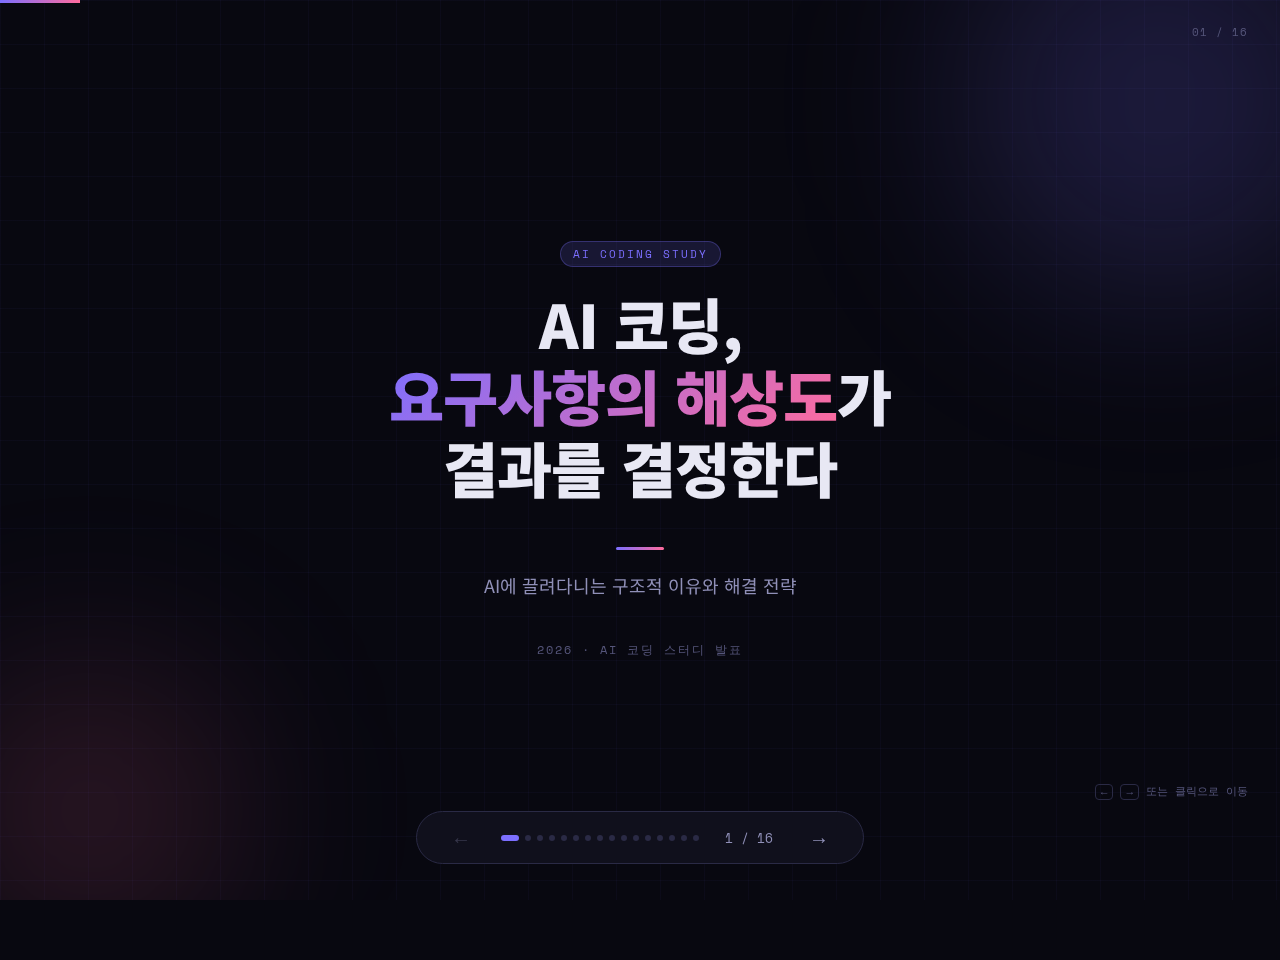
<file: AI 코딩/index.html>
<!DOCTYPE html>
<html lang="ko">
<head>
<meta charset="UTF-8">
<meta name="viewport" content="width=device-width, initial-scale=1.0">
<title>AI 코딩 — 요구사항의 해상도가 결과를 결정한다</title>
<style>
  @import url('https://fonts.googleapis.com/css2?family=Noto+Sans+KR:wght@300;400;500;700;900&family=Space+Mono:wght@400;700&display=swap');

  :root {
    --bg: #080810;
    --surface: #12121e;
    --surface2: #1a1a2e;
    --border: #2a2a45;
    --accent: #7c6fff;
    --accent2: #ff6b9d;
    --accent3: #43e8a0;
    --accent4: #f9c84a;
    --text: #e8e8f4;
    --text-dim: #9090b8;
    --text-dimmer: #55557a;
  }

  * { margin: 0; padding: 0; box-sizing: border-box; }

  html, body {
    width: 100%; height: 100%;
    background: var(--bg);
    color: var(--text);
    font-family: 'Noto Sans KR', sans-serif;
    overflow: hidden;
  }

  /* ── 슬라이드 컨테이너 ── */
  .deck {
    position: relative;
    width: 100vw;
    height: 100vh;
  }

  .slide {
    position: absolute;
    inset: 0;
    display: flex;
    flex-direction: column;
    justify-content: center;
    align-items: center;
    padding: 60px 80px;
    opacity: 0;
    pointer-events: none;
    transform: translateY(30px);
    transition: opacity .5s ease, transform .5s ease;
  }

  .slide.active {
    opacity: 1;
    pointer-events: all;
    transform: translateY(0);
  }

  /* ── 격자 배경 ── */
  body::before {
    content: '';
    position: fixed;
    inset: 0;
    background-image:
      linear-gradient(rgba(124,111,255,.04) 1px, transparent 1px),
      linear-gradient(90deg, rgba(124,111,255,.04) 1px, transparent 1px);
    background-size: 44px 44px;
    pointer-events: none;
    z-index: 0;
  }

  .slide { z-index: 1; }

  /* ── 네비게이션 ── */
  .nav {
    position: fixed;
    bottom: 36px;
    left: 50%;
    transform: translateX(-50%);
    display: flex;
    align-items: center;
    gap: 20px;
    z-index: 100;
    background: rgba(18,18,30,.85);
    backdrop-filter: blur(12px);
    border: 1px solid var(--border);
    border-radius: 50px;
    padding: 10px 24px;
  }

  .nav-btn {
    background: none;
    border: none;
    color: var(--text-dim);
    font-size: 20px;
    cursor: pointer;
    padding: 4px 10px;
    border-radius: 8px;
    transition: all .2s;
  }
  .nav-btn:hover { color: var(--accent); background: rgba(124,111,255,.12); }
  .nav-btn:disabled { opacity: .3; cursor: not-allowed; }

  .slide-counter {
    font-family: 'Space Mono', monospace;
    font-size: 13px;
    color: var(--text-dim);
    min-width: 60px;
    text-align: center;
  }

  .dot-nav {
    display: flex;
    gap: 6px;
  }

  .dot {
    width: 6px; height: 6px;
    border-radius: 50%;
    background: var(--border);
    transition: all .3s;
    cursor: pointer;
  }
  .dot.active { background: var(--accent); width: 18px; border-radius: 3px; }

  /* ── 진행 바 ── */
  .progress-bar {
    position: fixed;
    top: 0; left: 0;
    height: 3px;
    background: linear-gradient(90deg, var(--accent), var(--accent2));
    transition: width .4s ease;
    z-index: 200;
  }

  /* ── 슬라이드 번호 뱃지 ── */
  .slide-badge {
    position: fixed;
    top: 24px; right: 32px;
    font-family: 'Space Mono', monospace;
    font-size: 11px;
    color: var(--text-dimmer);
    letter-spacing: 1px;
    z-index: 100;
  }

  /* ── 공통 타이포 ── */
  .tag {
    display: inline-block;
    font-family: 'Space Mono', monospace;
    font-size: 11px;
    letter-spacing: 2px;
    padding: 4px 12px;
    border-radius: 20px;
    margin-bottom: 20px;
  }

  .tag-purple { background: rgba(124,111,255,.15); color: var(--accent); border: 1px solid rgba(124,111,255,.3); }
  .tag-pink   { background: rgba(255,107,157,.15); color: var(--accent2); border: 1px solid rgba(255,107,157,.3); }
  .tag-green  { background: rgba(67,232,160,.15);  color: var(--accent3); border: 1px solid rgba(67,232,160,.3); }
  .tag-yellow { background: rgba(249,200,74,.15);  color: var(--accent4); border: 1px solid rgba(249,200,74,.3); }

  h1.main-title {
    font-size: clamp(32px, 5vw, 60px);
    font-weight: 900;
    line-height: 1.2;
    letter-spacing: -1px;
    text-align: center;
    margin-bottom: 24px;
  }

  h2.section-title {
    font-size: clamp(26px, 3.5vw, 44px);
    font-weight: 800;
    line-height: 1.25;
    letter-spacing: -0.5px;
    text-align: center;
    margin-bottom: 16px;
  }

  .subtitle {
    font-size: clamp(14px, 1.8vw, 18px);
    color: var(--text-dim);
    text-align: center;
    line-height: 1.7;
    max-width: 680px;
  }

  .gradient-text {
    background: linear-gradient(135deg, var(--accent), var(--accent2));
    -webkit-background-clip: text;
    -webkit-text-fill-color: transparent;
  }

  .gradient-text-green {
    background: linear-gradient(135deg, var(--accent3), #6ee7b7);
    -webkit-background-clip: text;
    -webkit-text-fill-color: transparent;
  }

  /* divider */
  .divider {
    width: 48px; height: 3px;
    background: linear-gradient(90deg, var(--accent), var(--accent2));
    border-radius: 2px;
    margin: 20px auto;
  }

  /* ━━━━━━━━━━━━━━━━━━━━━━━━━━━━━
     SLIDE 1: 표지
  ━━━━━━━━━━━━━━━━━━━━━━━━━━━━━ */
  #slide-1 {
    text-align: center;
  }

  .cover-orb {
    position: absolute;
    border-radius: 50%;
    filter: blur(90px);
    pointer-events: none;
  }
  .orb1 { width: 400px; height: 400px; background: rgba(124,111,255,.18); top: -100px; right: -80px; }
  .orb2 { width: 300px; height: 300px; background: rgba(255,107,157,.14); bottom: -60px; left: -60px; }

  .cover-meta {
    font-family: 'Space Mono', monospace;
    font-size: 12px;
    color: var(--text-dimmer);
    letter-spacing: 2px;
    margin-top: 40px;
  }

  /* ━━━━━━━━━━━━━━━━━━━━━━━━━━━━━
     SLIDE 2: 목차
  ━━━━━━━━━━━━━━━━━━━━━━━━━━━━━ */
  .agenda-grid {
    display: grid;
    grid-template-columns: repeat(2, 1fr);
    gap: 16px;
    width: 100%;
    max-width: 860px;
    margin-top: 32px;
  }

  .agenda-item {
    background: var(--surface);
    border: 1px solid var(--border);
    border-radius: 16px;
    padding: 24px 28px;
    display: flex;
    align-items: flex-start;
    gap: 16px;
    transition: border-color .2s;
  }
  .agenda-item:hover { border-color: var(--accent); }

  .agenda-num {
    font-family: 'Space Mono', monospace;
    font-size: 28px;
    font-weight: 700;
    opacity: .2;
    line-height: 1;
    flex-shrink: 0;
  }
  .agenda-content h3 { font-size: 16px; font-weight: 700; margin-bottom: 6px; }
  .agenda-content p  { font-size: 13px; color: var(--text-dim); line-height: 1.6; }

  /* ━━━━━━━━━━━━━━━━━━━━━━━━━━━━━
     SLIDE 3: 핵심 메시지
  ━━━━━━━━━━━━━━━━━━━━━━━━━━━━━ */
  .resolution-visual {
    display: flex;
    align-items: center;
    gap: 32px;
    margin-top: 40px;
    width: 100%;
    max-width: 900px;
  }

  .res-box {
    flex: 1;
    background: var(--surface);
    border: 1px solid var(--border);
    border-radius: 20px;
    padding: 28px 24px;
    text-align: center;
  }

  .res-box .label {
    font-size: 11px;
    font-family: 'Space Mono', monospace;
    letter-spacing: 2px;
    margin-bottom: 16px;
  }

  .res-pixels {
    display: grid;
    margin: 0 auto 16px;
  }

  .pixel { border-radius: 2px; }

  .res-low  .res-pixels { grid-template-columns: repeat(4, 1fr); gap: 4px; width: 80px; }
  .res-high .res-pixels { grid-template-columns: repeat(8, 1fr); gap: 2px; width: 80px; }
  .res-low  .pixel { height: 18px; background: var(--accent); opacity: .5; }
  .res-high .pixel { height: 9px;  background: var(--accent); opacity: .8; }

  .res-desc { font-size: 13px; color: var(--text-dim); line-height: 1.6; }

  .arrow-icon {
    font-size: 32px;
    color: var(--accent);
    flex-shrink: 0;
  }

  /* ━━━━━━━━━━━━━━━━━━━━━━━━━━━━━
     SLIDE 4: 스터디 목표
  ━━━━━━━━━━━━━━━━━━━━━━━━━━━━━ */
  .goal-list {
    display: flex;
    flex-direction: column;
    gap: 16px;
    width: 100%;
    max-width: 800px;
    margin-top: 32px;
  }

  .goal-item {
    background: var(--surface);
    border: 1px solid var(--border);
    border-left: 4px solid;
    border-radius: 0 14px 14px 0;
    padding: 20px 24px;
    display: flex;
    align-items: center;
    gap: 20px;
  }

  .goal-item:nth-child(1) { border-left-color: var(--accent); }
  .goal-item:nth-child(2) { border-left-color: var(--accent2); }
  .goal-item:nth-child(3) { border-left-color: var(--accent3); }
  .goal-item:nth-child(4) { border-left-color: var(--accent4); }

  .goal-icon { font-size: 28px; flex-shrink: 0; }
  .goal-text h3 { font-size: 15px; font-weight: 700; margin-bottom: 4px; }
  .goal-text p  { font-size: 13px; color: var(--text-dim); }

  /* ━━━━━━━━━━━━━━━━━━━━━━━━━━━━━
     SLIDE 5: 사례1 소개
  ━━━━━━━━━━━━━━━━━━━━━━━━━━━━━ */
  .case-intro {
    display: flex;
    align-items: center;
    gap: 60px;
    margin-top: 32px;
    width: 100%;
    max-width: 960px;
  }

  .case-icon-wrap {
    width: 120px; height: 120px;
    border-radius: 28px;
    display: flex;
    align-items: center;
    justify-content: center;
    font-size: 56px;
    flex-shrink: 0;
  }

  .case-detail { flex: 1; }
  .case-detail h3 { font-size: 22px; font-weight: 800; margin-bottom: 12px; }
  .case-detail p  { font-size: 15px; color: var(--text-dim); line-height: 1.8; }

  .feature-tags {
    display: flex;
    flex-wrap: wrap;
    gap: 8px;
    margin-top: 16px;
  }

  .ftag {
    font-size: 12px;
    background: var(--surface2);
    border: 1px solid var(--border);
    border-radius: 6px;
    padding: 4px 10px;
    color: var(--text-dim);
  }

  /* ━━━━━━━━━━━━━━━━━━━━━━━━━━━━━
     SLIDE 6: 사례1 Before/After
  ━━━━━━━━━━━━━━━━━━━━━━━━━━━━━ */
  .compare-grid {
    display: grid;
    grid-template-columns: 1fr 1fr;
    gap: 24px;
    width: 100%;
    max-width: 1000px;
    margin-top: 28px;
  }

  .compare-col {
    background: var(--surface);
    border: 1px solid var(--border);
    border-radius: 20px;
    overflow: hidden;
  }

  .compare-header {
    padding: 14px 20px;
    display: flex;
    align-items: center;
    gap: 10px;
    border-bottom: 1px solid var(--border);
  }

  .compare-header .dot-row { display: flex; gap: 5px; }
  .compare-header .dot-row span { width: 10px; height: 10px; border-radius: 50%; }
  .compare-header .dot-row span:nth-child(1) { background: #ff5f57; }
  .compare-header .dot-row span:nth-child(2) { background: #ffbd2e; }
  .compare-header .dot-row span:nth-child(3) { background: #28c840; }

  .compare-header .version-tag {
    margin-left: auto;
    font-size: 11px;
    font-family: 'Space Mono', monospace;
    padding: 3px 10px;
    border-radius: 4px;
  }

  .v-before .version-tag { background: rgba(255,107,157,.15); color: var(--accent2); }
  .v-after  .version-tag { background: rgba(67,232,160,.15); color: var(--accent3); }

  .compare-body { padding: 20px; }

  .feature-list { list-style: none; display: flex; flex-direction: column; gap: 10px; }
  .feature-list li {
    display: flex;
    align-items: flex-start;
    gap: 10px;
    font-size: 14px;
    line-height: 1.5;
  }
  .feature-list li .icon { flex-shrink: 0; font-size: 16px; }

  /* ━━━━━━━━━━━━━━━━━━━━━━━━━━━━━
     SLIDE 7: 사례1 상세 비교
  ━━━━━━━━━━━━━━━━━━━━━━━━━━━━━ */
  .diff-table {
    width: 100%;
    max-width: 880px;
    border-collapse: collapse;
    margin-top: 28px;
    font-size: 14px;
  }

  .diff-table th, .diff-table td {
    padding: 12px 16px;
    text-align: left;
    border-bottom: 1px solid var(--border);
  }

  .diff-table th {
    font-family: 'Space Mono', monospace;
    font-size: 11px;
    letter-spacing: 1px;
    color: var(--text-dim);
    background: var(--surface);
  }

  .diff-table td:first-child { color: var(--text-dim); width: 160px; }
  .diff-table .before-val { color: var(--accent2); }
  .diff-table .after-val  { color: var(--accent3); }
  .diff-table tr:hover td { background: rgba(124,111,255,.04); }

  /* ━━━━━━━━━━━━━━━━━━━━━━━━━━━━━
     SLIDE 8: 사례2 크리에이티브 코딩
  ━━━━━━━━━━━━━━━━━━━━━━━━━━━━━ */
  .creative-grid {
    display: grid;
    grid-template-columns: repeat(3, 1fr);
    gap: 16px;
    width: 100%;
    max-width: 960px;
    margin-top: 28px;
  }

  .creative-card {
    background: var(--surface);
    border: 1px solid var(--border);
    border-radius: 16px;
    padding: 22px 20px;
    transition: border-color .2s, transform .2s;
    cursor: pointer;
    text-decoration: none;
    color: inherit;
    display: block;
  }
  .creative-card:hover { border-color: var(--accent); transform: translateY(-4px); }

  .creative-thumb {
    width: 100%;
    aspect-ratio: 16/9;
    border-radius: 10px;
    margin-bottom: 14px;
    overflow: hidden;
    position: relative;
  }

  .thumb-particle { background: linear-gradient(135deg, #0a0a0f, #1a0a30); }
  .thumb-geo      { background: linear-gradient(135deg, #050510, #0a1a30); }
  .thumb-glass    { background: linear-gradient(135deg, #0d1a2a, #0a2a1a); }
  .thumb-bubble1  { background: linear-gradient(135deg, #100a20, #200a10); }
  .thumb-bubble2  { background: linear-gradient(135deg, #0a1020, #201020); }
  .thumb-3d       { background: linear-gradient(135deg, #0a200a, #200a20); }

  .thumb-dot {
    position: absolute;
    border-radius: 50%;
    animation: float 3s ease-in-out infinite;
  }

  @keyframes float {
    0%, 100% { transform: translateY(0); }
    50%       { transform: translateY(-8px); }
  }

  .creative-card h3 { font-size: 14px; font-weight: 700; margin-bottom: 6px; }
  .creative-card p  { font-size: 12px; color: var(--text-dim); }

  /* ━━━━━━━━━━━━━━━━━━━━━━━━━━━━━
     SLIDE 9: 기획 분석기
  ━━━━━━━━━━━━━━━━━━━━━━━━━━━━━ */
  .tool-showcase {
    display: flex;
    gap: 40px;
    align-items: center;
    width: 100%;
    max-width: 960px;
    margin-top: 32px;
  }

  .tool-mockup {
    flex: 1;
    background: var(--surface);
    border: 1px solid var(--border);
    border-radius: 20px;
    overflow: hidden;
    min-width: 0;
  }

  .mockup-bar {
    padding: 10px 16px;
    background: var(--surface2);
    border-bottom: 1px solid var(--border);
    display: flex;
    align-items: center;
    gap: 8px;
  }
  .mockup-bar .dots { display: flex; gap: 5px; }
  .mockup-bar .dots span { width: 9px; height: 9px; border-radius: 50%; }
  .mockup-bar .dots span:nth-child(1) { background: #ff5f57; }
  .mockup-bar .dots span:nth-child(2) { background: #ffbd2e; }
  .mockup-bar .dots span:nth-child(3) { background: #28c840; }
  .mockup-bar .url { font-size: 11px; color: var(--text-dimmer); font-family: monospace; margin-left: 8px; }

  .mockup-content { padding: 20px; }

  .mock-upload {
    border: 2px dashed var(--border);
    border-radius: 12px;
    padding: 24px;
    text-align: center;
    margin-bottom: 12px;
  }
  .mock-upload .icon { font-size: 28px; }
  .mock-upload p { font-size: 12px; color: var(--text-dim); margin-top: 6px; }

  .mock-btn {
    width: 100%;
    padding: 10px;
    background: linear-gradient(135deg, var(--accent), #a78bfa);
    border-radius: 10px;
    text-align: center;
    font-size: 13px;
    font-weight: 700;
    color: white;
  }

  .tool-desc { flex: 1; }
  .tool-desc h3 { font-size: 22px; font-weight: 800; margin-bottom: 16px; }
  .tool-desc p  { font-size: 14px; color: var(--text-dim); line-height: 1.8; margin-bottom: 20px; }

  .feature-chips { display: flex; flex-wrap: wrap; gap: 8px; }
  .chip {
    font-size: 12px;
    padding: 5px 12px;
    border-radius: 20px;
    border: 1px solid;
  }
  .chip-p { background: rgba(124,111,255,.1); color: var(--accent); border-color: rgba(124,111,255,.3); }
  .chip-y { background: rgba(249,200,74,.1);  color: var(--accent4); border-color: rgba(249,200,74,.3); }
  .chip-g { background: rgba(67,232,160,.1);  color: var(--accent3); border-color: rgba(67,232,160,.3); }
  .chip-r { background: rgba(255,107,157,.1); color: var(--accent2); border-color: rgba(255,107,157,.3); }

  /* ━━━━━━━━━━━━━━━━━━━━━━━━━━━━━
     SLIDE 10: 결론
  ━━━━━━━━━━━━━━━━━━━━━━━━━━━━━ */
  .insight-grid {
    display: grid;
    grid-template-columns: repeat(3, 1fr);
    gap: 16px;
    width: 100%;
    max-width: 920px;
    margin-top: 32px;
  }

  .insight-card {
    background: var(--surface);
    border: 1px solid var(--border);
    border-radius: 18px;
    padding: 28px 22px;
    text-align: center;
  }
  .insight-card .ins-icon { font-size: 36px; margin-bottom: 14px; }
  .insight-card h3 { font-size: 15px; font-weight: 700; margin-bottom: 8px; }
  .insight-card p  { font-size: 13px; color: var(--text-dim); line-height: 1.7; }

  /* ━━━━━━━━━━━━━━━━━━━━━━━━━━━━━
     SLIDE 11: 마무리
  ━━━━━━━━━━━━━━━━━━━━━━━━━━━━━ */
  .closing-quote {
    font-size: clamp(20px, 3vw, 34px);
    font-weight: 800;
    text-align: center;
    line-height: 1.5;
    max-width: 760px;
    margin: 24px 0;
  }
  .closing-quote em {
    font-style: normal;
    background: linear-gradient(135deg, var(--accent), var(--accent2));
    -webkit-background-clip: text;
    -webkit-text-fill-color: transparent;
  }

  /* ── 키보드 힌트 ── */
  .key-hint {
    position: fixed;
    bottom: 100px;
    right: 32px;
    font-size: 11px;
    color: var(--text-dimmer);
    font-family: 'Space Mono', monospace;
    text-align: right;
  }
  .key-hint kbd {
    display: inline-block;
    border: 1px solid var(--border);
    border-radius: 4px;
    padding: 1px 5px;
    font-size: 11px;
  }

  /* ── 데모 열기 버튼 ── */
  .demo-links {
    display: flex;
    gap: 12px;
    margin-top: 20px;
    flex-wrap: wrap;
  }

  .demo-btn {
    display: inline-flex;
    align-items: center;
    gap: 8px;
    padding: 9px 16px;
    border-radius: 10px;
    font-size: 13px;
    font-weight: 600;
    text-decoration: none;
    transition: all .2s;
    border: 1px solid;
    cursor: pointer;
  }

  .demo-btn-before {
    background: rgba(255,107,157,.1);
    color: var(--accent2);
    border-color: rgba(255,107,157,.3);
  }
  .demo-btn-before:hover {
    background: rgba(255,107,157,.2);
    transform: translateY(-2px);
    box-shadow: 0 4px 16px rgba(255,107,157,.2);
  }

  .demo-btn-after {
    background: rgba(67,232,160,.1);
    color: var(--accent3);
    border-color: rgba(67,232,160,.3);
  }
  .demo-btn-after:hover {
    background: rgba(67,232,160,.2);
    transform: translateY(-2px);
    box-shadow: 0 4px 16px rgba(67,232,160,.2);
  }

  .demo-btn-tool {
    background: rgba(124,111,255,.12);
    color: var(--accent);
    border-color: rgba(124,111,255,.3);
    padding: 11px 22px;
    font-size: 14px;
    margin-top: 20px;
  }
  .demo-btn-tool:hover {
    background: rgba(124,111,255,.22);
    transform: translateY(-2px);
    box-shadow: 0 4px 20px rgba(124,111,255,.25);
  }

  /* 클릭 가능한 agenda 아이템 */
  .agenda-item[data-slide] {
    cursor: pointer;
    user-select: none;
    transition: border-color .2s, transform .15s;
  }
  .agenda-item[data-slide]:hover {
    border-color: var(--accent);
    transform: translateY(-2px);
  }

  /* compare-header 내 open 링크 */
  .open-link {
    margin-left: auto;
    font-size: 11px;
    font-family: 'Space Mono', monospace;
    padding: 3px 10px;
    border-radius: 6px;
    text-decoration: none;
    border: 1px solid;
    transition: all .2s;
    flex-shrink: 0;
  }
  .open-link:hover { transform: translateY(-1px); }
  .open-link-before {
    background: rgba(255,107,157,.1);
    color: var(--accent2);
    border-color: rgba(255,107,157,.3);
  }
  .open-link-before:hover { background: rgba(255,107,157,.2); }
  .open-link-after {
    background: rgba(67,232,160,.1);
    color: var(--accent3);
    border-color: rgba(67,232,160,.3);
  }
  .open-link-after:hover { background: rgba(67,232,160,.2); }

  /* 애니메이션 */
  @keyframes pulse { 0%,100%{opacity:.7} 50%{opacity:1} }
  .pulse { animation: pulse 2s ease infinite; }

  /* ━━━━━━━━━━━━━━━━━━━━━━━━━━━━━
     MOBILE RESPONSIVE
  ━━━━━━━━━━━━━━━━━━━━━━━━━━━━━ */
  @media (max-width: 768px) {

    /* 슬라이드 기본 패딩 & 스크롤 — 가운데 정렬 */
    .slide {
      padding: 40px 20px 100px !important;
      overflow-y: auto;
      -webkit-overflow-scrolling: touch;
      justify-content: center;
    }

    /* iframe 슬라이드: iframe 숨기고 설명 패널만 표시 */
    #slide-5, #slide-8, #slide-14, #slide-15 {
      flex-direction: column !important;
      align-items: center !important;
      overflow-y: auto !important;
      justify-content: center !important;
    }

    /* 콘텐츠 많은 슬라이드는 위 맞춤 유지 */
    #slide-7 { justify-content: flex-start !important; }

    .iframe-panel-left {
      flex: none !important;
      width: 100% !important;
      padding: 36px 20px 32px !important;
      border-right: none !important;
      border-bottom: 1px solid rgba(255,255,255,.08);
      overflow-y: visible !important;
    }

    .iframe-panel-right {
      display: none !important;
    }

    /* 그리드 → 1열 */
    .agenda-grid,
    .compare-grid,
    .insight-grid,
    .missing-grid,
    .creative-grid {
      grid-template-columns: 1fr !important;
      gap: 12px !important;
    }

    .creative-grid-2 {
      grid-template-columns: 1fr 1fr !important;
      gap: 10px !important;
    }

    .ref-images {
      grid-template-columns: 1fr 1fr !important;
      gap: 8px !important;
    }

    /* flex row → column */
    .resolution-visual,
    .case-intro,
    .tool-showcase,
    .ref-layout {
      flex-direction: column !important;
      gap: 20px !important;
    }

    .arrow-icon {
      transform: rotate(90deg);
      align-self: center;
    }

    .case-icon-wrap {
      width: 80px !important;
      height: 80px !important;
      font-size: 36px !important;
    }

    /* 네비게이션 */
    .nav {
      bottom: 16px;
      padding: 8px 16px;
      gap: 10px;
    }

    .dot-nav { display: none; }
    .key-hint { display: none !important; }

    .slide-badge { top: 12px; right: 16px; font-size: 10px; }

    /* 표 — 가로 스크롤 */
    .diff-table {
      display: block;
      overflow-x: auto;
      font-size: 12px;
    }
    .diff-table td:first-child { width: auto; min-width: 90px; }

    .spec-table-wrap { overflow-x: auto; }

    /* slide-7 특수 패딩 복원 */
    #slide-7 { padding: 36px 16px 100px !important; }

    .prompt-box { font-size: 13px !important; }
  }

  @media (max-width: 480px) {
    .creative-grid-2 { grid-template-columns: 1fr !important; }
  }

  /* ━━━━━━━━━━━━━━━━━━━━━━━━━━━━━
     NEW: 프롬프트 박스 (슬라이드 5, 9)
  ━━━━━━━━━━━━━━━━━━━━━━━━━━━━━ */
  .prompt-box {
    background: var(--surface2);
    border: 1px solid var(--border);
    border-left: 4px solid var(--accent2);
    border-radius: 0 12px 12px 0;
    padding: 18px 24px;
    font-family: 'Space Mono', monospace;
    font-size: 16px;
    color: var(--text);
    max-width: 700px;
    width: 100%;
    margin: 12px 0;
  }
  .prompt-label {
    font-family: 'Space Mono', monospace;
    font-size: 10px;
    letter-spacing: 2px;
    color: var(--text-dimmer);
    margin-bottom: 8px;
  }

  /* ━━━━━━━━━━━━━━━━━━━━━━━━━━━━━
     NEW: 누락 기능 그리드 (슬라이드 6)
  ━━━━━━━━━━━━━━━━━━━━━━━━━━━━━ */
  .missing-grid {
    display: grid;
    grid-template-columns: repeat(3, 1fr);
    gap: 14px;
    width: 100%;
    max-width: 920px;
    margin-top: 28px;
  }
  .missing-card {
    background: var(--surface);
    border: 1px solid rgba(255,107,157,.25);
    border-radius: 14px;
    padding: 20px 18px;
  }
  .missing-card .miss-icon { font-size: 26px; margin-bottom: 8px; }
  .missing-card h3 { font-size: 13px; font-weight: 700; margin-bottom: 6px; color: var(--accent2); }
  .missing-card p { font-size: 12px; color: var(--text-dim); line-height: 1.5; }

  /* ━━━━━━━━━━━━━━━━━━━━━━━━━━━━━
     NEW: 레퍼런스 이미지 (슬라이드 10)
  ━━━━━━━━━━━━━━━━━━━━━━━━━━━━━ */
  .ref-layout {
    display: flex;
    gap: 32px;
    align-items: flex-start;
    width: 100%;
    max-width: 960px;
    margin-top: 28px;
  }
  .ref-desc { flex: 1; min-width: 0; }
  .ref-desc h3 { font-size: 17px; font-weight: 700; margin-bottom: 14px; }
  .ref-keyword {
    display: flex;
    align-items: center;
    gap: 10px;
    background: var(--surface);
    border: 1px solid var(--border);
    border-radius: 10px;
    padding: 10px 14px;
    font-size: 13px;
    margin-bottom: 10px;
  }
  .ref-keyword .rk-icon { font-size: 20px; }
  .ref-images {
    flex: 1.4;
    display: grid;
    grid-template-columns: 1fr 1fr;
    gap: 10px;
  }
  .ref-img-wrap {
    border-radius: 10px;
    overflow: hidden;
    border: 1px solid var(--border);
    aspect-ratio: 4/3;
    background: var(--surface);
  }
  .ref-img-wrap img { width: 100%; height: 100%; object-fit: cover; display: block; }

  /* ━━━━━━━━━━━━━━━━━━━━━━━━━━━━━
     NEW: 크리에이티브 2열 (슬라이드 11, 12)
  ━━━━━━━━━━━━━━━━━━━━━━━━━━━━━ */
  .creative-grid-2 {
    display: grid;
    grid-template-columns: 1fr 1fr;
    gap: 20px;
    width: 100%;
    max-width: 800px;
    margin-top: 24px;
  }

  /* ━━━━━━━━━━━━━━━━━━━━━━━━━━━━━
     NEW: iframe 슬라이드 레이아웃
  ━━━━━━━━━━━━━━━━━━━━━━━━━━━━━ */
  .iframe-panel-left {
    flex: 0 0 360px;
    display: flex;
    flex-direction: column;
    justify-content: center;
    padding: 44px 36px 44px 60px;
    gap: 14px;
    overflow-y: auto;
    border-right: 1px solid rgba(255,255,255,.08);
  }
  .iframe-panel-right {
    flex: 1;
    display: flex;
    flex-direction: column;
    overflow: hidden;
    background: #080808;
  }
  .mockup-bar {
    flex-shrink: 0;
    height: 36px;
    background: rgba(30,30,40,.98);
    border-bottom: 1px solid rgba(255,255,255,.08);
    display: flex;
    align-items: center;
    padding: 0 14px;
    gap: 7px;
  }
  .mockup-dot { width: 12px; height: 12px; border-radius: 50%; }
  .mockup-dot-r { background: #ff5f56; }
  .mockup-dot-y { background: #ffbd2e; }
  .mockup-dot-g { background: #27c93f; }
  .mockup-url {
    flex: 1;
    margin-left: 10px;
    background: rgba(255,255,255,.07);
    border-radius: 12px;
    height: 20px;
    display: flex;
    align-items: center;
    padding: 0 12px;
    font-size: 11px;
    color: var(--text-dim);
    letter-spacing: .3px;
  }

  /* ━━━━━━━━━━━━━━━━━━━━━━━━━━━━━
     NEW: 기능정의서 스펙 테이블
  ━━━━━━━━━━━━━━━━━━━━━━━━━━━━━ */
  .spec-table-wrap {
    width: 100%;
    overflow-y: auto;
    max-height: 230px;
    border-radius: 10px;
    border: 1px solid rgba(255,255,255,.1);
  }
  .spec-table {
    width: 100%;
    border-collapse: collapse;
    font-size: 11.5px;
    table-layout: fixed;
  }
  .spec-table thead th {
    position: sticky;
    top: 0;
    background: rgba(18,18,32,.98);
    color: var(--text-dim);
    font-weight: 600;
    letter-spacing: .6px;
    text-transform: uppercase;
    padding: 9px 10px;
    border-bottom: 1px solid rgba(255,255,255,.12);
    font-size: 10px;
    text-align: left;
  }
  .spec-table tbody td {
    padding: 5.5px 10px;
    border-bottom: 1px solid rgba(255,255,255,.05);
    vertical-align: middle;
    line-height: 1.5;
    color: var(--text);
  }
  .spec-table tbody tr:hover td { background: rgba(255,255,255,.04); }
  .sc {
    display: inline-block;
    padding: 2px 8px;
    border-radius: 10px;
    font-size: 10px;
    font-weight: 600;
    white-space: nowrap;
  }
  .sc-login  { background: rgba(139,92,246,.2);  color: #c4b5fd; }
  .sc-social { background: rgba(249,115,22,.2);  color: #fdba74; }
  .sc-agree  { background: rgba(234,179,8,.15);  color: #fde68a; }
  .sc-signup { background: rgba(236,72,153,.2);  color: #f9a8d4; }
  .sc-findid { background: rgba(59,130,246,.2);  color: #93c5fd; }
  .sc-findpw { background: rgba(16,185,129,.2);  color: #6ee7b7; }
  .sc-simple { background: rgba(6,182,212,.2);   color: #67e8f9; }
  .sc-alert  { background: rgba(239,68,68,.2);   color: #fca5a5; }
</style>
</head>
<body>

<div class="progress-bar" id="progressBar"></div>
<div class="slide-badge" id="slideBadge"></div>

<div class="deck" id="deck">

  <!-- ════════════════════════════════
       SLIDE 1 · 표지
  ════════════════════════════════ -->
  <section class="slide active" id="slide-1">
    <div class="cover-orb orb1"></div>
    <div class="cover-orb orb2"></div>
    <div class="tag tag-purple">AI CODING STUDY</div>
    <h1 class="main-title">
      AI 코딩,<br>
      <span class="gradient-text">요구사항의 해상도</span>가<br>
      결과를 결정한다
    </h1>
    <div class="divider"></div>
    <p class="subtitle">
      AI에 끌려다니는 구조적 이유와 해결 전략
    </p>
    <div class="cover-meta">2026 · AI 코딩 스터디 발표</div>
  </section>

  <!-- ════════════════════════════════
       SLIDE 2 · 앞으로 이야기할 것들 (목차)
  ════════════════════════════════ -->
  <section class="slide" id="slide-toc">
    <div class="tag tag-purple">TABLE OF CONTENTS</div>
    <h2 class="section-title">앞으로 이야기할 것들</h2>
    <div class="divider"></div>
    <div style="display:flex; flex-direction:column; gap:14px; width:100%; max-width:680px; margin-top:28px;">
      <div style="display:flex; align-items:center; gap:20px; background:var(--surface); border:1px solid var(--border); border-radius:14px; padding:16px 24px;">
        <span style="font-family:'Space Mono',monospace; font-size:22px; font-weight:700; opacity:.25; flex-shrink:0;">01</span>
        <div>
          <div style="font-size:15px; font-weight:700; margin-bottom:3px;">왜 AI 코딩인가?</div>
          <div style="font-size:12px; color:var(--text-dim);">AI 코딩을 시작한 이유와 기대했던 것들</div>
        </div>
      </div>
      <div style="display:flex; align-items:center; gap:20px; background:var(--surface); border:1px solid var(--border); border-radius:14px; padding:16px 24px;">
        <span style="font-family:'Space Mono',monospace; font-size:22px; font-weight:700; opacity:.25; flex-shrink:0;">02</span>
        <div>
          <div style="font-size:15px; font-weight:700; margin-bottom:3px;">하지만 현실은?</div>
          <div style="font-size:12px; color:var(--text-dim);">AI에게 끌려다니는 상황과 구조적 문제</div>
        </div>
      </div>
      <div style="display:flex; align-items:center; gap:20px; background:var(--surface); border:1px solid rgba(255,107,157,.3); border-radius:14px; padding:16px 24px;">
        <span style="font-family:'Space Mono',monospace; font-size:22px; font-weight:700; color:var(--accent2); opacity:.6; flex-shrink:0;">03</span>
        <div>
          <div style="font-size:15px; font-weight:700; margin-bottom:3px; color:var(--accent2);">Case 01 — 로그인 페이지</div>
          <div style="font-size:12px; color:var(--text-dim);">단순 요청 vs 기능정의서 기반 요청 비교</div>
        </div>
      </div>
      <div style="display:flex; align-items:center; gap:20px; background:var(--surface); border:1px solid rgba(124,111,255,.3); border-radius:14px; padding:16px 24px;">
        <span style="font-family:'Space Mono',monospace; font-size:22px; font-weight:700; color:var(--accent); opacity:.6; flex-shrink:0;">04</span>
        <div>
          <div style="font-size:15px; font-weight:700; margin-bottom:3px; color:var(--accent);">Case 02 — 크리에이티브 코딩</div>
          <div style="font-size:12px; color:var(--text-dim);">레퍼런스와 디테일이 만드는 결과물의 차이</div>
        </div>
      </div>
      <div style="display:flex; align-items:center; gap:20px; background:var(--surface); border:1px solid rgba(249,200,74,.3); border-radius:14px; padding:16px 24px;">
        <span style="font-family:'Space Mono',monospace; font-size:22px; font-weight:700; color:var(--accent4); opacity:.6; flex-shrink:0;">05</span>
        <div>
          <div style="font-size:15px; font-weight:700; margin-bottom:3px; color:var(--accent4);">깨달은 점 & 최종 목표</div>
          <div style="font-size:12px; color:var(--text-dim);">요구사항 해상도가 결과를 결정한다</div>
        </div>
      </div>
    </div>
  </section>

  <!-- ════════════════════════════════
       SLIDE 3 · 목차 (기존)
  ════════════════════════════════ -->
  <section class="slide" id="slide-2">
    <div class="tag tag-purple">WHY AI CODING</div>
    <h2 class="section-title">왜 AI 코딩을 하려고 하는가?</h2>
    <div class="divider"></div>
    <div class="insight-grid" style="margin-top:36px;">
      <div class="insight-card">
        <div class="ins-icon">💡</div>
        <h3>아이디어 실현력 확보</h3>
        <p>머릿속의 아이디어를 직접 코드로 구현해낼 수 있는 실행력을 갖추기 위해</p>
      </div>
      <div class="insight-card">
        <div class="ins-icon">🗣️</div>
        <h3>설계 언어화 능력 강화</h3>
        <p>기획·설계 의도를 AI가 이해할 수 있는 언어로 정확하게 표현하는 역량 개발</p>
      </div>
      <div class="insight-card">
        <div class="ins-icon">🤝</div>
        <h3>협업 정밀도 향상</h3>
        <p>개발자와의 소통 품질을 높이고, AI를 실무 협업 파트너로 활용하기 위해</p>
      </div>
    </div>
  </section>

  <!-- ════════════════════════════════
       SLIDE 3 · 스터디 목표
  ════════════════════════════════ -->
  <section class="slide" id="slide-3">
    <div class="tag tag-green">EXPECTATIONS</div>
    <h2 class="section-title">AI 코딩으로 기대한 것들</h2>
    <div class="insight-grid" style="margin-top:36px;">
      <div class="insight-card">
        <div class="ins-icon">🤝</div>
        <h3>협업을 위한 이해</h3>
        <p>개발자·AI와 더 정확하게 소통하기 위해 코딩의 흐름과 구조를 직접 이해하고 싶었다</p>
      </div>
      <div class="insight-card">
        <div class="ins-icon">🎯</div>
        <h3>한 줄의 명령어로 확실한 결과물 구현</h3>
        <p>무엇을 원하는지 명확하게 전달하면, AI가 정확한 결과물을 만들어줄 것이라 기대했다</p>
      </div>
      <div class="insight-card">
        <div class="ins-icon">💡</div>
        <h3>아이디어 실현</h3>
        <p>기획한 아이디어를 코드 한 줄 없이도 직접 구현해낼 수 있다는 가능성에 끌렸다</p>
      </div>
    </div>
  </section>

  <!-- ════════════════════════════════
       SLIDE 4 · 하지만 현실은?
  ════════════════════════════════ -->
  <section class="slide" id="slide-4">
    <div class="tag tag-pink">BUT REALITY</div>
    <h2 class="section-title">하지만 현실은? <span class="gradient-text">AI에게 끌려다니는 상황</span></h2>
    <div style="display:flex; gap:24px; width:100%; max-width:900px; margin-top:36px;">
      <div style="flex:1; background:var(--surface); border:1px solid rgba(255,107,157,.3); border-radius:20px; padding:32px 28px; position:relative; overflow:hidden;">
        <div style="position:absolute; top:0; left:0; right:0; height:3px; background:linear-gradient(90deg,var(--accent2),transparent);"></div>
        <div style="font-size:36px; margin-bottom:14px;">🚨</div>
        <h3 style="font-size:19px; font-weight:700; margin-bottom:10px; color:var(--accent2);">기능 누락</h3>
        <p style="font-size:13px; color:var(--text-dim); line-height:1.7; margin-bottom:14px;">
          내가 원했던 기능인데 AI가 알아서 뺀 것들 —<br>또는 처음부터 요청 자체를 안 했던 것들
        </p>
        <ul style="list-style:none; display:flex; flex-direction:column; gap:8px;">
          <li style="font-size:13px; color:var(--text-dim); display:flex; gap:8px;"><span style="color:var(--accent2); flex-shrink:0;">→</span> 아이디 저장 / 자동로그인 없음</li>
          <li style="font-size:13px; color:var(--text-dim); display:flex; gap:8px;"><span style="color:var(--accent2); flex-shrink:0;">→</span> 아이디 찾기 / 비밀번호 찾기 없음</li>
          <li style="font-size:13px; color:var(--text-dim); display:flex; gap:8px;"><span style="color:var(--accent2); flex-shrink:0;">→</span> 네이버 소셜 로그인 없음</li>
          <li style="font-size:13px; color:var(--text-dim); display:flex; gap:8px;"><span style="color:var(--accent2); flex-shrink:0;">→</span> 본인인증 없음</li>
        </ul>
      </div>
      <div style="flex:1; background:var(--surface); border:1px solid rgba(249,200,74,.3); border-radius:20px; padding:32px 28px; position:relative; overflow:hidden;">
        <div style="position:absolute; top:0; left:0; right:0; height:3px; background:linear-gradient(90deg,var(--accent4),transparent);"></div>
        <div style="font-size:36px; margin-bottom:14px;">🤯</div>
        <h3 style="font-size:19px; font-weight:700; margin-bottom:10px; color:var(--accent4);">생각과는 다른 결과물</h3>
        <p style="font-size:13px; color:var(--text-dim); line-height:1.7; margin-bottom:14px;">
          만들어주긴 했는데 내가 원한 게 이게 아닌데 —<br>방향 자체가 달랐던 것들
        </p>
        <ul style="list-style:none; display:flex; flex-direction:column; gap:8px;">
          <li style="font-size:13px; color:var(--text-dim); display:flex; gap:8px;"><span style="color:var(--accent4); flex-shrink:0;">→</span> 이메일이 아닌 아이디 기반이어야 했음</li>
          <li style="font-size:13px; color:var(--text-dim); display:flex; gap:8px;"><span style="color:var(--accent4); flex-shrink:0;">→</span> 비밀번호 글자 수 제한이 있어야 했음</li>
          <li style="font-size:13px; color:var(--text-dim); display:flex; gap:8px;"><span style="color:var(--accent4); flex-shrink:0;">→</span> 요청만 해서는 의도를 파악하지 못함</li>
        </ul>
      </div>
    </div>
  </section>

  <!-- ════════════════════════════════
       SLIDE 5 · 사례1 v1 단순 요청
  ════════════════════════════════ -->
  <section class="slide" id="slide-5" style="padding:0; flex-direction:row; overflow:hidden; align-items:stretch; justify-content:flex-start;">
    <div class="iframe-panel-left">
      <div class="tag tag-pink">CASE STUDY 01</div>
      <h2 class="section-title" style="font-size:clamp(20px,2vw,26px); text-align:left; margin:0;">
        로그인 페이지<br>
        <span style="background:linear-gradient(135deg,var(--accent2),#ff9f9f);-webkit-background-clip:text;-webkit-text-fill-color:transparent;">v1 단순 요청</span>
      </h2>
      <div class="prompt-label">USER PROMPT</div>
      <div class="prompt-box" style="font-size:13px; padding:14px 18px;">"로그인 페이지 만들어줘"</div>
      <p style="font-size:13px; color:var(--text-dim); line-height:1.7; margin:0;">
        별다른 조건 없이 단 한 줄의 요청으로 생성.<br>
        AI가 '일반적인 로그인 페이지'라고 판단한 기준으로 구현됨.
      </p>
      <a class="demo-btn demo-btn-before" href="사례 1 로그인 페이지/index.html" target="_blank" style="align-self:flex-start; margin-top:4px;">↗ 새 탭으로 열기</a>
    </div>
    <div class="iframe-panel-right">
      <div class="mockup-bar">
        <span class="mockup-dot mockup-dot-r"></span>
        <span class="mockup-dot mockup-dot-y"></span>
        <span class="mockup-dot mockup-dot-g"></span>
        <div class="mockup-url">사례 1 로그인 페이지 / index.html</div>
      </div>
      <iframe src="사례 1 로그인 페이지/index.html" style="flex:1; border:none; width:100%; height:100%;"></iframe>
    </div>
  </section>

  <!-- ════════════════════════════════
       SLIDE 6 · 사례1 누락된 기능들
  ════════════════════════════════ -->
  <section class="slide" id="slide-6">
    <div class="tag tag-pink">CASE STUDY 01</div>
    <h2 class="section-title">누락된 기능들</h2>
    <div class="missing-grid">
      <div class="missing-card">
        <div class="miss-icon">❎</div>
        <h3>아이디 방식</h3>
        <p>이메일이 아닌 <strong style="color:var(--text)">아이디 기반</strong> 로그인이어야 했음</p>
      </div>
      <div class="missing-card">
        <div class="miss-icon">🔒</div>
        <h3>비밀번호 제한</h3>
        <p><strong style="color:var(--text)">글자 수 제한</strong>이 없음 — 8~12자 + 특수문자 조건 필요</p>
      </div>
      <div class="missing-card">
        <div class="miss-icon">🔄</div>
        <h3>자동 로그인</h3>
        <p>다음 방문 시 자동으로 로그인되는 <strong style="color:var(--text)">자동로그인</strong> 기능 없음</p>
      </div>
      <div class="missing-card">
        <div class="miss-icon">🔎</div>
        <h3>아이디 찾기</h3>
        <p>아이디를 잊었을 때 찾을 수 있는 <strong style="color:var(--text)">아이디 찾기</strong> 기능 없음</p>
      </div>
      <div class="missing-card">
        <div class="miss-icon">💾</div>
        <h3>아이디 저장</h3>
        <p>로그인 시 아이디를 기억해두는 <strong style="color:var(--text)">아이디 저장</strong> 기능 없음</p>
      </div>
      <div class="missing-card">
        <div class="miss-icon">🌐</div>
        <h3>간편인증 (네이버)</h3>
        <p>구글/카카오는 있지만 <strong style="color:var(--text)">네이버</strong> 소셜 로그인 누락</p>
      </div>
    </div>
  </section>

  <!-- ════════════════════════════════
       SLIDE 7 · 사례1 기능정의서
  ════════════════════════════════ -->
  <section class="slide" id="slide-7" style="justify-content:flex-start; overflow-y:auto; padding:36px 60px 40px;">
    <div class="tag tag-pink">CASE STUDY 01</div>
    <h2 class="section-title" style="margin-bottom:6px;">기능정의서 새로 작성</h2>
    <p class="subtitle" style="margin-bottom:16px;">누락된 기능들을 바탕으로, 처음부터 기능정의서를 작성하여 v2에 전달</p>
    <div class="compare-grid" style="max-width:860px; width:100%;">
      <div class="compare-col">
        <div class="compare-header v-before">
          <div class="dot-row"><span></span><span></span><span></span></div>
          <span style="font-size:13px; color:var(--text-dim)">v1 이후 — 발견된 문제</span>
          <span class="version-tag">문제 파악</span>
        </div>
        <div class="compare-body">
          <ul class="feature-list">
            <li><span class="icon" style="color:var(--accent2)">✕</span> 이메일 기반 → 아이디 방식이어야 함</li>
            <li><span class="icon" style="color:var(--accent2)">✕</span> 비밀번호 유효성 조건 없음</li>
            <li><span class="icon" style="color:var(--accent2)">✕</span> 자동로그인 / 아이디저장 없음</li>
            <li><span class="icon" style="color:var(--accent2)">✕</span> 아이디찾기 / 비밀번호찾기 없음</li>
            <li><span class="icon" style="color:var(--accent2)">✕</span> 네이버 간편인증 누락</li>
            <li><span class="icon" style="color:var(--accent2)">✕</span> 본인인증 / 주소 검색 없음</li>
          </ul>
        </div>
      </div>
      <div class="compare-col">
        <div class="compare-header v-after">
          <div class="dot-row"><span></span><span></span><span></span></div>
          <span style="font-size:13px; color:var(--text-dim)">기능정의서 작성 → v2 전달</span>
          <span class="version-tag">해결</span>
        </div>
        <div class="compare-body">
          <ul class="feature-list">
            <li><span class="icon" style="color:var(--accent3)">✓</span> 아이디 기반 로그인 명시</li>
            <li><span class="icon" style="color:var(--accent3)">✓</span> 비밀번호 8~12자 + 특수문자 조건</li>
            <li><span class="icon" style="color:var(--accent3)">✓</span> 자동로그인 / 아이디 저장 요청</li>
            <li><span class="icon" style="color:var(--accent3)">✓</span> 아이디찾기 / 비밀번호찾기 분리</li>
            <li><span class="icon" style="color:var(--accent3)">✓</span> Google · Kakao · Naver 소셜 명시</li>
            <li><span class="icon" style="color:var(--accent3)">✓</span> 2단계 회원가입 + 본인인증 + 주소</li>
          </ul>
        </div>
      </div>
    </div>

    <!-- ▸ 기능정의서 전체 항목 테이블 -->
    <div style="width:100%; max-width:860px; margin-top:20px;">
      <div style="font-size:11px; font-weight:600; letter-spacing:.8px; text-transform:uppercase; color:var(--text-dim); margin-bottom:8px;">기능정의서 전체 항목 (43개)</div>
      <div class="spec-table-wrap">
        <table class="spec-table">
          <thead>
            <tr>
              <th style="width:34px;">No</th>
              <th style="width:88px;">구분</th>
              <th style="width:130px;">요소</th>
              <th style="width:58px;">유형</th>
              <th>설명</th>
            </tr>
          </thead>
          <tbody>
            <tr><td>1</td><td><span class="sc sc-login">로그인</span></td><td>아이디</td><td>input</td><td>영문+숫자, 8~30자, 대문자→소문자 자동변환</td></tr>
            <tr><td>2</td><td><span class="sc sc-login">로그인</span></td><td>패스워드</td><td>input</td><td>영문+숫자+특수문자, 8~12자</td></tr>
            <tr><td>3</td><td><span class="sc sc-login">로그인</span></td><td>로그인 버튼</td><td>button</td><td>아이디/비밀번호 유효성 체크 후 로그인 처리</td></tr>
            <tr><td>4</td><td><span class="sc sc-login">로그인</span></td><td>아이디 찾기</td><td>button</td><td>아이디찾기 화면으로 이동</td></tr>
            <tr><td>5</td><td><span class="sc sc-login">로그인</span></td><td>비밀번호 찾기</td><td>button</td><td>비밀번호찾기 화면으로 이동</td></tr>
            <tr><td>6</td><td><span class="sc sc-login">로그인</span></td><td>아이디 저장</td><td>checkbox</td><td>아이디를 로컬에 저장하여 자동 입력</td></tr>
            <tr><td>7</td><td><span class="sc sc-login">로그인</span></td><td>자동 로그인</td><td>checkbox</td><td>다음 방문 시 자동 로그인 처리</td></tr>
            <tr><td>8</td><td><span class="sc sc-login">로그인</span></td><td>회원가입 버튼</td><td>button</td><td>회원가입 화면으로 이동</td></tr>
            <tr><td>9</td><td><span class="sc sc-social">소셜 로그인</span></td><td>카카오 로그인</td><td>button</td><td>카카오 OAuth 간편 로그인</td></tr>
            <tr><td>10</td><td><span class="sc sc-social">소셜 로그인</span></td><td>네이버 로그인</td><td>button</td><td>네이버 OAuth 간편 로그인</td></tr>
            <tr><td>11</td><td><span class="sc sc-social">소셜 로그인</span></td><td>구글 로그인</td><td>button</td><td>구글 OAuth 간편 로그인</td></tr>
            <tr><td>12</td><td><span class="sc sc-agree">약관동의</span></td><td>이용약관 동의</td><td>checkbox</td><td>서비스 이용약관 필수 동의</td></tr>
            <tr><td>13</td><td><span class="sc sc-agree">약관동의</span></td><td>개인정보 수집 동의</td><td>checkbox</td><td>개인정보 수집·이용 필수 동의</td></tr>
            <tr><td>14</td><td><span class="sc sc-agree">약관동의</span></td><td>제3자 제공 동의</td><td>checkbox</td><td>개인정보 제3자 제공 선택 동의</td></tr>
            <tr><td>15</td><td><span class="sc sc-agree">약관동의</span></td><td>전체 동의</td><td>checkbox</td><td>전체 동의 토글 처리</td></tr>
            <tr><td>16</td><td><span class="sc sc-signup">회원가입</span></td><td>이름</td><td>input</td><td>한글 이름 입력</td></tr>
            <tr><td>17</td><td><span class="sc sc-signup">회원가입</span></td><td>아이디</td><td>input</td><td>영문+숫자, 8~30자, 중복 확인</td></tr>
            <tr><td>18</td><td><span class="sc sc-signup">회원가입</span></td><td>비밀번호</td><td>input</td><td>영문+숫자+특수문자, 8~12자</td></tr>
            <tr><td>19</td><td><span class="sc sc-signup">회원가입</span></td><td>비밀번호 확인</td><td>input</td><td>비밀번호 일치 여부 확인</td></tr>
            <tr><td>20</td><td><span class="sc sc-signup">회원가입</span></td><td>생년월일</td><td>input</td><td>YYYYMMDD 형식 입력</td></tr>
            <tr><td>21</td><td><span class="sc sc-signup">회원가입</span></td><td>우편번호</td><td>input</td><td>주소 검색 팝업 연동</td></tr>
            <tr><td>22</td><td><span class="sc sc-signup">회원가입</span></td><td>주소</td><td>input</td><td>기본주소 자동 입력</td></tr>
            <tr><td>23</td><td><span class="sc sc-signup">회원가입</span></td><td>상세주소</td><td>input</td><td>상세주소 직접 입력</td></tr>
            <tr><td>24</td><td><span class="sc sc-signup">회원가입</span></td><td>전화번호</td><td>input</td><td>자동 하이픈 삽입 처리</td></tr>
            <tr><td>25</td><td><span class="sc sc-signup">회원가입</span></td><td>휴대폰</td><td>input</td><td>자동 하이픈 삽입 처리</td></tr>
            <tr><td>26</td><td><span class="sc sc-signup">회원가입</span></td><td>이메일</td><td>input</td><td>이메일 형식 유효성 검사</td></tr>
            <tr><td>27</td><td><span class="sc sc-signup">회원가입</span></td><td>광고성 수신동의</td><td>checkbox</td><td>마케팅 수신 선택 동의</td></tr>
            <tr><td>28</td><td><span class="sc sc-signup">회원가입</span></td><td>본인인증</td><td>button</td><td>휴대폰/아이핀 인증 방식 선택</td></tr>
            <tr><td>29</td><td><span class="sc sc-signup">회원가입</span></td><td>인증번호 입력</td><td>input</td><td>SMS 인증번호 입력</td></tr>
            <tr><td>30</td><td><span class="sc sc-signup">회원가입</span></td><td>인증번호 확인</td><td>button</td><td>인증번호 유효성 확인</td></tr>
            <tr><td>31</td><td><span class="sc sc-signup">회원가입</span></td><td>완료</td><td>button</td><td>회원가입 완료 처리</td></tr>
            <tr><td>32</td><td><span class="sc sc-signup">회원가입</span></td><td>취소</td><td>button</td><td>로그인 화면으로 이동</td></tr>
            <tr><td>33</td><td><span class="sc sc-findid">아이디찾기</span></td><td>이름 입력</td><td>input</td><td>가입 시 등록한 이름 입력</td></tr>
            <tr><td>34</td><td><span class="sc sc-findid">아이디찾기</span></td><td>휴대폰 인증</td><td>button</td><td>휴대폰 인증번호 발송 및 확인</td></tr>
            <tr><td>35</td><td><span class="sc sc-findid">아이디찾기</span></td><td>아이핀 인증</td><td>button</td><td>아이핀 인증 처리</td></tr>
            <tr><td>36</td><td><span class="sc sc-findpw">비밀번호찾기</span></td><td>아이디 입력</td><td>input</td><td>가입 시 등록한 아이디 입력</td></tr>
            <tr><td>37</td><td><span class="sc sc-findpw">비밀번호찾기</span></td><td>휴대폰 인증</td><td>button</td><td>인증번호 발송 및 새 비밀번호 설정</td></tr>
            <tr><td>38</td><td><span class="sc sc-simple">간편인증 가입</span></td><td>구글</td><td>button</td><td>구글 계정으로 회원가입 처리</td></tr>
            <tr><td>39</td><td><span class="sc sc-simple">간편인증 가입</span></td><td>카카오</td><td>button</td><td>카카오 계정으로 회원가입 처리</td></tr>
            <tr><td>40</td><td><span class="sc sc-simple">간편인증 가입</span></td><td>네이버</td><td>button</td><td>네이버 계정으로 회원가입 처리</td></tr>
            <tr><td>41</td><td><span class="sc sc-alert">알림/오류</span></td><td>필수값 누락 알림</td><td>alert</td><td>필수 입력항목 미입력 시 오류 표시</td></tr>
            <tr><td>42</td><td><span class="sc sc-alert">알림/오류</span></td><td>형식 오류 알림</td><td>alert</td><td>입력 형식 불일치 시 오류 메시지</td></tr>
            <tr><td>43</td><td><span class="sc sc-alert">알림/오류</span></td><td>정보 불일치 알림</td><td>alert</td><td>아이디/비밀번호 불일치 시 오류 표시</td></tr>
          </tbody>
        </table>
      </div>
    </div>
  </section>

  <!-- ════════════════════════════════
       SLIDE 8 · 사례1 v2 결과물
  ════════════════════════════════ -->
  <section class="slide" id="slide-8" style="padding:0; flex-direction:row; overflow:hidden; align-items:stretch; justify-content:flex-start;">
    <div class="iframe-panel-left">
      <div class="tag tag-pink">CASE STUDY 01</div>
      <h2 class="section-title" style="font-size:clamp(20px,2vw,26px); text-align:left; margin:0;">
        로그인 페이지<br>
        <span class="gradient-text-green">v2 결과물</span>
      </h2>
      <p style="font-size:13px; color:var(--text-dim); line-height:1.7; margin:0;">
        기능정의서를 바탕으로 AI에게 재요청<br>실무 수준의 로그인 시스템 완성
      </p>
      <div class="feature-tags" style="justify-content:flex-start; flex-wrap:wrap; gap:6px; margin:0;">
        <span class="ftag">아이디 기반</span>
        <span class="ftag">아이디 저장 / 자동로그인</span>
        <span class="ftag">2단계 회원가입</span>
        <span class="ftag">본인인증</span>
        <span class="ftag">아이디 찾기</span>
        <span class="ftag">비밀번호 찾기</span>
        <span class="ftag">주소 검색</span>
        <span class="ftag">소셜 로그인 3종</span>
      </div>
      <a class="demo-btn demo-btn-after" href="사례 1 로그인 페이지/로그인페이지 디베롧/index.html" target="_blank" style="align-self:flex-start; margin-top:4px;">↗ 새 탭으로 열기</a>
    </div>
    <div class="iframe-panel-right">
      <div class="mockup-bar">
        <span class="mockup-dot mockup-dot-r"></span>
        <span class="mockup-dot mockup-dot-y"></span>
        <span class="mockup-dot mockup-dot-g"></span>
        <div class="mockup-url">사례 1 로그인 페이지 / 로그인페이지 디베롧 / index.html</div>
      </div>
      <iframe src="사례 1 로그인 페이지/로그인페이지 디베롧/index.html" style="flex:1; border:none; width:100%; height:100%;"></iframe>
    </div>
  </section>

  <!-- ════════════════════════════════
       SLIDE 9 · 사례2 단순 요청
  ════════════════════════════════ -->
  <section class="slide" id="slide-9">
    <div class="tag tag-purple">CASE STUDY 02</div>
    <h2 class="section-title">크리에이티브 코딩 — 단순 요청</h2>
    <div class="prompt-label" style="margin-top:16px; color:var(--accent);">USER PROMPT</div>
    <div class="prompt-box" style="border-left-color:var(--accent); margin-bottom:24px;">"크리에이티브 코딩 예시 보여줘"</div>
    <div class="creative-grid-2">
      <a class="creative-card" href="사례 2 크리에이티브 코딩/01_particle_flow.html" target="_blank">
        <div class="creative-thumb thumb-particle">
          <div class="thumb-dot pulse" style="width:8px;height:8px;background:#a78bfa;top:30%;left:20%;animation-delay:.2s"></div>
          <div class="thumb-dot pulse" style="width:5px;height:5px;background:#7c6fff;top:50%;left:50%;animation-delay:.5s"></div>
          <div class="thumb-dot pulse" style="width:10px;height:10px;background:#c4b5fd;top:20%;left:70%;animation-delay:.8s"></div>
        </div>
        <h3>✨ Particle Flow</h3>
        <p>마우스를 따라 흐르는 파티클 애니메이션</p>
      </a>
      <a class="creative-card" href="사례 2 크리에이티브 코딩/02_geometric_bloom.html" target="_blank">
        <div class="creative-thumb thumb-geo">
          <div class="thumb-dot pulse" style="width:40px;height:40px;background:rgba(99,179,237,.3);top:50%;left:50%;transform:translate(-50%,-50%);border-radius:4px;animation-delay:.3s"></div>
          <div class="thumb-dot pulse" style="width:24px;height:24px;background:rgba(99,179,237,.5);top:50%;left:50%;transform:translate(-50%,-50%) rotate(45deg);border-radius:2px;animation-delay:.6s"></div>
        </div>
        <h3>🔷 Geometric Bloom</h3>
        <p>기하학적 도형이 꽃처럼 피어나는 비주얼</p>
      </a>
    </div>
  </section>

  <!-- ════════════════════════════════
       SLIDE 10 · 사례2 레퍼런스 전달
  ════════════════════════════════ -->
  <section class="slide" id="slide-10">
    <div class="tag tag-purple">CASE STUDY 02</div>
    <h2 class="section-title">레퍼런스 전달</h2>
    <div class="ref-layout">
      <div class="ref-desc">
        <h3>이번엔 느낌을 전달했다</h3>
        <div class="ref-keyword">
          <span class="rk-icon">🔵</span>
          <span>버블 느낌</span>
        </div>
        <div class="ref-keyword">
          <span class="rk-icon">🌤️</span>
          <span>푸른색 하늘</span>
        </div>
        <div class="ref-keyword">
          <span class="rk-icon">🌈</span>
          <span>그라데이션 컬러</span>
        </div>
        <p style="font-size:13px; color:var(--text-dim); margin-top:16px; line-height:1.7;">
          단순한 키워드가 아닌<br>시각적 레퍼런스 이미지를 함께 첨부
        </p>
      </div>
      <div class="ref-images">
        <div class="ref-img-wrap">
          <img src="사례 2 크리에이티브 코딩/레퍼런스/2ed710d2b7708ca3afce97f206df0792.jpg" alt="레퍼런스 1" loading="lazy">
        </div>
        <div class="ref-img-wrap">
          <img src="사례 2 크리에이티브 코딩/레퍼런스/videoframe_10295.png" alt="레퍼런스 2" loading="lazy">
        </div>
        <div class="ref-img-wrap">
          <img src="사례 2 크리에이티브 코딩/레퍼런스/fb32f73f4ae9dabe1aba152a20e93695.jpg" alt="레퍼런스 3" loading="lazy">
        </div>
        <div class="ref-img-wrap">
          <img src="사례 2 크리에이티브 코딩/레퍼런스/1c9699434ebaddf52f7f9173ce8b664f.jpg" alt="레퍼런스 4" loading="lazy">
        </div>
      </div>
    </div>
  </section>

  <!-- ════════════════════════════════
       SLIDE 11 · 사례2 레퍼런스 결과물
  ════════════════════════════════ -->
  <section class="slide" id="slide-11">
    <div class="tag tag-purple">CASE STUDY 02</div>
    <h2 class="section-title">단순요청 결과물 + 레퍼런스</h2>
    <p class="subtitle" style="margin:12px 0 20px;">레퍼런스 이미지를 바탕으로 재생성 — 한발짝 가까워진 결과</p>
    <div class="creative-grid-2">
      <a class="creative-card" href="사례 2 크리에이티브 코딩/03_glass_world.html" target="_blank">
        <div class="creative-thumb thumb-glass">
          <div class="thumb-dot pulse" style="width:50px;height:50px;background:rgba(100,220,180,.15);border:2px solid rgba(100,220,180,.4);top:50%;left:50%;transform:translate(-50%,-50%);animation-delay:.4s"></div>
          <div class="thumb-dot pulse" style="width:28px;height:28px;background:rgba(100,220,180,.1);border:1px solid rgba(100,220,180,.3);top:25%;left:25%;animation-delay:.7s"></div>
        </div>
        <h3>💠 Glass World</h3>
        <p>글래스모피즘 인터랙티브 월드</p>
      </a>
      <a class="creative-card" href="사례 2 크리에이티브 코딩/04_iridescent_bubbles.html" target="_blank">
        <div class="creative-thumb thumb-bubble1">
          <div class="thumb-dot pulse" style="width:36px;height:36px;background:radial-gradient(circle, rgba(200,100,255,.4), rgba(100,200,255,.2));top:50%;left:40%;transform:translate(-50%,-50%);animation-delay:.5s"></div>
          <div class="thumb-dot pulse" style="width:20px;height:20px;background:radial-gradient(circle, rgba(255,150,100,.4), rgba(100,255,200,.2));top:30%;left:65%;transform:translate(-50%,-50%);animation-delay:.8s"></div>
        </div>
        <h3>💎 Iridescent Bubbles</h3>
        <p>무지개빛 거품이 떠다니는 효과</p>
      </a>
    </div>
  </section>

  <!-- ════════════════════════════════
       SLIDE 12 · 사례2 자세한 설명 결과물
  ════════════════════════════════ -->
  <section class="slide" id="slide-12">
    <div class="tag tag-purple">CASE STUDY 02</div>
    <h2 class="section-title">디테일해진 프롬프트</h2>
    <p class="subtitle" style="margin:12px 0 20px;">프롬프트에 더 구체적인 설명 추가 — 3D 효과까지 완성</p>
    <div class="creative-grid-2">
      <a class="creative-card" href="사례 2 크리에이티브 코딩/04_iridescent_bubbles_3d.html" target="_blank">
        <div class="creative-thumb thumb-bubble2">
          <div class="thumb-dot pulse" style="width:42px;height:42px;background:radial-gradient(circle, rgba(255,100,200,.3), rgba(100,100,255,.2));top:50%;left:50%;transform:translate(-50%,-50%);animation-delay:.3s"></div>
          <div class="thumb-dot pulse" style="width:18px;height:18px;background:radial-gradient(circle, rgba(200,255,100,.4), rgba(255,100,100,.2));top:65%;left:30%;transform:translate(-50%,-50%);animation-delay:.9s"></div>
        </div>
        <h3>💎 Bubbles 3D</h3>
        <p>3D 공간감을 더한 거품 애니메이션</p>
      </a>
      <a class="creative-card" href="사례 2 크리에이티브 코딩/03_glass_world_3d.html" target="_blank">
        <div class="creative-thumb thumb-3d">
          <div class="thumb-dot pulse" style="width:44px;height:44px;background:rgba(50,200,150,.12);border:2px solid rgba(50,200,150,.35);top:50%;left:50%;transform:translate(-50%,-50%) rotate(20deg);border-radius:6px;animation-delay:.2s"></div>
        </div>
        <h3>🌐 Glass World 3D</h3>
        <p>3D 글래스 효과로 심화된 버전</p>
      </a>
    </div>
  </section>

  <!-- ════════════════════════════════
       SLIDE 13 · 깨달은 점
  ════════════════════════════════ -->
  <section class="slide" id="slide-13">
    <div class="tag tag-yellow">INSIGHTS</div>
    <h2 class="section-title">AI 코딩을 하며 <span class="gradient-text">깨달은 점</span></h2>
    <div class="insight-grid" style="margin-top:36px;">
      <div class="insight-card">
        <div class="ins-icon">🌫️</div>
        <h3>설계가 흐리면 구현도 흐리다</h3>
        <p>내 머릿속이 선명하지 않으면, AI도 선명하게 만들 수 없다. 불명확한 요구사항은 불명확한 결과물을 낳는다.</p>
      </div>
      <div class="insight-card">
        <div class="ins-icon">🗣️</div>
        <h3>말이 구체적일수록 결과도 구체적이다</h3>
        <p>막연한 요청은 막연한 결과를 낳는다. 의도를 정확한 언어로 전달할수록, 원하는 결과물에 훨씬 가깝게 닿을 수 있다.</p>
      </div>
      <div class="insight-card">
        <div class="ins-icon">📐</div>
        <h3>요구사항은 곧 품질이다</h3>
        <p>결과물의 완성도는 도구의 성능이 아니라, 요구사항의 정밀도에서 결정된다.</p>
      </div>
    </div>
  </section>

  <!-- ════════════════════════════════
       SLIDE 14 · 최종 목표 ① 아이돌 인생네컷
  ════════════════════════════════ -->
  <section class="slide" id="slide-14" style="padding:0; flex-direction:row; overflow:hidden; align-items:stretch; justify-content:flex-start;">
    <div class="cover-orb orb1" style="opacity:.3;"></div>
    <div class="iframe-panel-left">
      <div class="tag tag-purple">FINAL GOAL 01</div>
      <h2 class="section-title" style="font-size:clamp(20px,2vw,26px); text-align:left; margin:0;">
        최종 목표 ①<br><span class="gradient-text">아이돌 인생네컷</span>
      </h2>
      <p style="font-size:13px; color:var(--text-dim); line-height:1.7; margin:0;">
        좋아하는 아이돌의 포즈를 모션 인식으로 따라 하면서<br>네컷 사진을 찍을 수 있는 웹앱
      </p>
      <div class="prompt-label" style="margin:0;">풀어야 할 것들</div>
      <div class="feature-tags" style="justify-content:flex-start; flex-wrap:wrap; gap:6px; margin:0;">
        <span class="ftag" style="border-color:rgba(124,111,255,.4); color:var(--accent)">🦾 포즈 모션 인식</span>
        <span class="ftag" style="border-color:rgba(249,200,74,.4); color:var(--accent4)">⚖️ 저작권 이슈</span>
        <span class="ftag" style="border-color:rgba(255,107,157,.4); color:var(--accent2)">📷 카메라 연동</span>
        <span class="ftag" style="border-color:rgba(67,232,160,.4); color:var(--accent3)">🖼️ 네컷 프레임 디자인</span>
        <span class="ftag" style="border-color:rgba(124,111,255,.4); color:var(--accent)">💾 사진 저장 / 공유</span>
      </div>
      <a class="demo-btn" href="https://junghyri0810.github.io/idol-lifecut/" target="_blank" style="align-self:flex-start; margin-top:4px; background:linear-gradient(135deg,rgba(124,111,255,.2),rgba(124,111,255,.1)); border:1px solid rgba(124,111,255,.4); color:var(--accent);">↗ 라이브 데모 열기</a>
    </div>
    <div class="iframe-panel-right">
      <div class="mockup-bar">
        <span class="mockup-dot mockup-dot-r"></span>
        <span class="mockup-dot mockup-dot-y"></span>
        <span class="mockup-dot mockup-dot-g"></span>
        <div class="mockup-url">junghyri0810.github.io/idol-lifecut</div>
      </div>
      <iframe src="https://junghyri0810.github.io/idol-lifecut/" style="flex:1; border:none; width:100%; height:100%;"></iframe>
    </div>
  </section>

  <!-- ════════════════════════════════
       SLIDE 15 · 최종 목표 ② POLICY
  ════════════════════════════════ -->
  <section class="slide" id="slide-15" style="padding:0; flex-direction:row; overflow:hidden; align-items:stretch; justify-content:flex-start;">
    <div class="cover-orb orb2" style="opacity:.3;"></div>
    <div class="iframe-panel-left">
      <div class="tag tag-green">FINAL GOAL 02</div>
      <h2 class="section-title" style="font-size:clamp(20px,2vw,26px); text-align:left; margin:0;">
        최종 목표 ②<br><span class="gradient-text-green">POLICY 기획 피드백</span>
      </h2>
      <p style="font-size:13px; color:var(--text-dim); line-height:1.7; margin:0;">
        기획 문서를 업로드하면 AI가 자동으로 분석하여<br>누락 기능 · 정책 이슈 · UX 흐름 · 예외 케이스를 피드백해주는 도구
      </p>
      <div class="prompt-label" style="margin:0;">핵심 기능</div>
      <div class="feature-tags" style="justify-content:flex-start; flex-wrap:wrap; gap:6px; margin:0;">
        <span class="ftag" style="border-color:rgba(67,232,160,.4); color:var(--accent3)">🔍 누락 기능 탐지</span>
        <span class="ftag" style="border-color:rgba(124,111,255,.4); color:var(--accent)">📋 정책 미정의 검출</span>
        <span class="ftag" style="border-color:rgba(249,200,74,.4); color:var(--accent4)">🔀 UX 흐름 분석</span>
        <span class="ftag" style="border-color:rgba(255,107,157,.4); color:var(--accent2)">⚠️ 예외 케이스</span>
        <span class="ftag" style="border-color:rgba(67,232,160,.4); color:var(--accent3)">🔒 보안 / 권한</span>
      </div>
      <a class="demo-btn demo-btn-tool" href="스터디 목표/POLICY/planning-analyzer.html" target="_blank" style="align-self:flex-start; margin-top:4px;">↗ 새 탭으로 열기</a>
    </div>
    <div class="iframe-panel-right">
      <div class="mockup-bar">
        <span class="mockup-dot mockup-dot-r"></span>
        <span class="mockup-dot mockup-dot-y"></span>
        <span class="mockup-dot mockup-dot-g"></span>
        <div class="mockup-url">POLICY 기획 분석기 / planning-analyzer.html</div>
      </div>
      <iframe src="스터디 목표/POLICY/planning-analyzer.html" style="flex:1; border:none; width:100%; height:100%;"></iframe>
    </div>
  </section>

</div><!-- /deck -->

<!-- 네비게이션 -->
<div class="nav">
  <button class="nav-btn" id="prevBtn" onclick="changeSlide(-1)" disabled>←</button>
  <div class="dot-nav" id="dotNav"></div>
  <span class="slide-counter" id="slideCounter">1 / 15</span>
  <button class="nav-btn" id="nextBtn" onclick="changeSlide(1)">→</button>
</div>

<div class="key-hint">
  <kbd>←</kbd> <kbd>→</kbd> 또는 클릭으로 이동
</div>

<script>
  const slides = document.querySelectorAll('.slide');
  const total  = slides.length;
  let current  = 0;

  const progressBar   = document.getElementById('progressBar');
  const slideCounter  = document.getElementById('slideCounter');
  const slideBadge    = document.getElementById('slideBadge');
  const prevBtn       = document.getElementById('prevBtn');
  const nextBtn       = document.getElementById('nextBtn');
  const dotNav        = document.getElementById('dotNav');

  // 닷 생성
  slides.forEach((_, i) => {
    const dot = document.createElement('div');
    dot.className = 'dot' + (i === 0 ? ' active' : '');
    dot.onclick = () => goTo(i);
    dotNav.appendChild(dot);
  });

  function goTo(n) {
    slides[current].classList.remove('active');
    dotNav.children[current].classList.remove('active');
    current = Math.max(0, Math.min(n, total - 1));
    slides[current].classList.add('active');
    dotNav.children[current].classList.add('active');
    updateUI();
  }

  function changeSlide(dir) { goTo(current + dir); }

  function updateUI() {
    progressBar.style.width = ((current + 1) / total * 100) + '%';
    slideCounter.textContent = (current + 1) + ' / ' + total;
    slideBadge.textContent   = String(current + 1).padStart(2, '0') + ' / ' + String(total).padStart(2, '0');
    prevBtn.disabled = current === 0;
    nextBtn.disabled = current === total - 1;
  }

  // 키보드
  document.addEventListener('keydown', e => {
    if (e.key === 'ArrowRight' || e.key === 'ArrowDown'  || e.key === ' ') { e.preventDefault(); changeSlide(1);  }
    if (e.key === 'ArrowLeft'  || e.key === 'ArrowUp')                     { e.preventDefault(); changeSlide(-1); }
  });

  // 터치 스와이프
  let touchX = 0;
  document.addEventListener('touchstart', e => { touchX = e.touches[0].clientX; });
  document.addEventListener('touchend',   e => {
    const dx = e.changedTouches[0].clientX - touchX;
    if (Math.abs(dx) > 50) changeSlide(dx < 0 ? 1 : -1);
  });

  // 목차 클릭 → 슬라이드 이동
  document.querySelectorAll('.agenda-item[data-slide]').forEach(item => {
    item.addEventListener('click', () => {
      goTo(parseInt(item.dataset.slide, 10) - 1);
    });
  });

  updateUI();
</script>
</body>
</html>
</file>
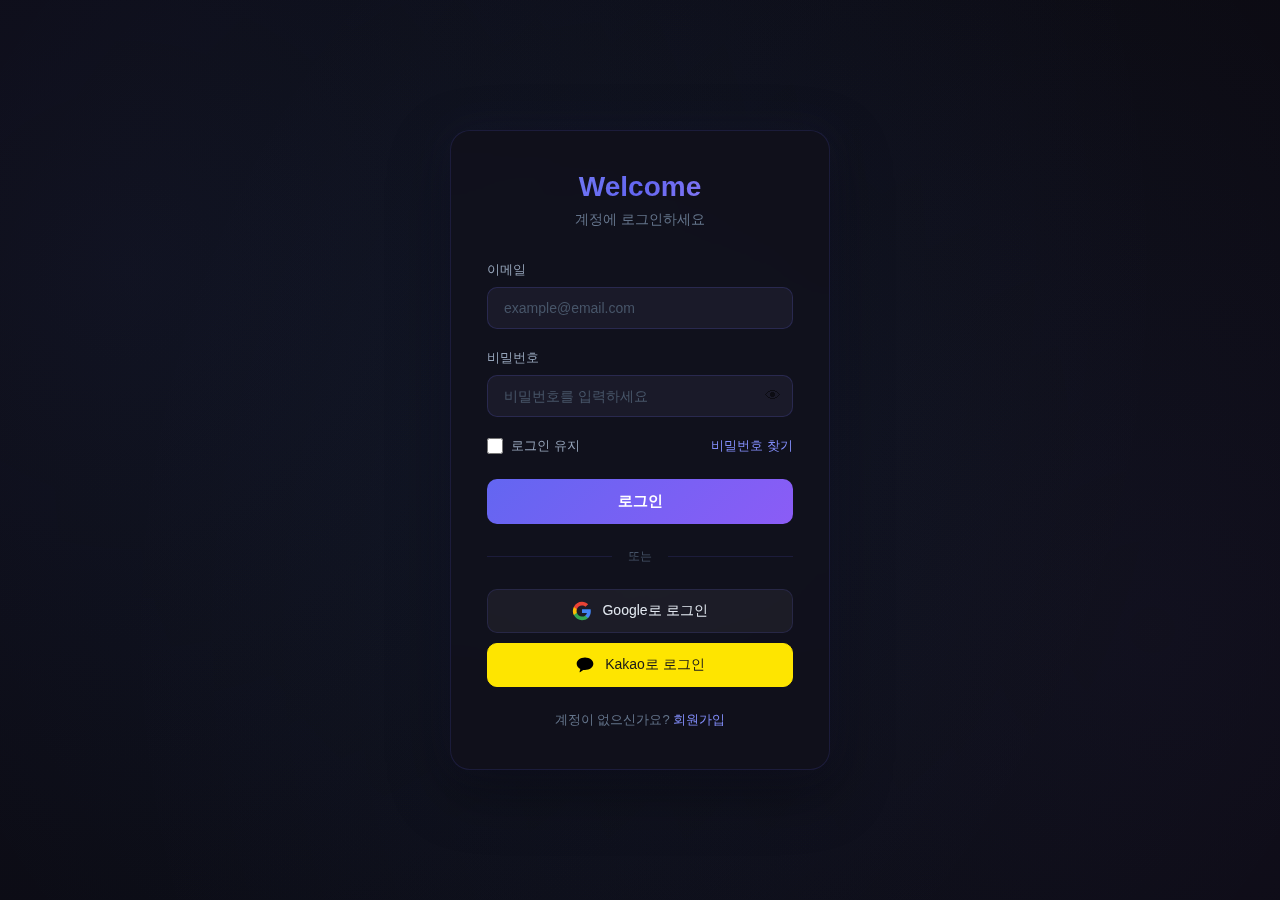
<file: 사례 1 로그인 페이지/index.html>
<!DOCTYPE html>
<html lang="ko">
<head>
    <meta charset="UTF-8">
    <meta name="viewport" content="width=device-width, initial-scale=1.0">
    <title>로그인</title>
    <link rel="stylesheet" href="style.css">
</head>
<body>
    <div class="container">
        <!-- 로그인 폼 -->
        <div class="card" id="loginCard">
            <h1 class="logo">Welcome</h1>
            <p class="subtitle">계정에 로그인하세요</p>

            <form id="loginForm" onsubmit="return handleLogin(event)">
                <div class="input-group">
                    <label for="loginEmail">이메일</label>
                    <input type="email" id="loginEmail" placeholder="example@email.com" required>
                </div>
                <div class="input-group">
                    <label for="loginPassword">비밀번호</label>
                    <div class="password-wrapper">
                        <input type="password" id="loginPassword" placeholder="비밀번호를 입력하세요" required>
                        <button type="button" class="toggle-pw" onclick="togglePassword('loginPassword', this)">👁</button>
                    </div>
                </div>

                <div class="options">
                    <label class="checkbox-label">
                        <input type="checkbox" id="rememberMe">
                        <span>로그인 유지</span>
                    </label>
                    <a href="#" class="link" onclick="showCard('forgotCard')">비밀번호 찾기</a>
                </div>

                <button type="submit" class="btn-primary">로그인</button>
            </form>

            <div class="divider"><span>또는</span></div>

            <div class="social-buttons">
                <button class="btn-social btn-google" onclick="socialLogin('Google')">
                    <svg viewBox="0 0 24 24" width="20" height="20">
                        <path fill="#4285F4" d="M22.56 12.25c0-.78-.07-1.53-.2-2.25H12v4.26h5.92a5.06 5.06 0 0 1-2.2 3.32v2.77h3.57c2.08-1.92 3.28-4.74 3.28-8.1z"/>
                        <path fill="#34A853" d="M12 23c2.97 0 5.46-.98 7.28-2.66l-3.57-2.77c-.98.66-2.23 1.06-3.71 1.06-2.86 0-5.29-1.93-6.16-4.53H2.18v2.84C3.99 20.53 7.7 23 12 23z"/>
                        <path fill="#FBBC05" d="M5.84 14.09c-.22-.66-.35-1.36-.35-2.09s.13-1.43.35-2.09V7.07H2.18C1.43 8.55 1 10.22 1 12s.43 3.45 1.18 4.93l2.85-2.22.81-.62z"/>
                        <path fill="#EA4335" d="M12 5.38c1.62 0 3.06.56 4.21 1.64l3.15-3.15C17.45 2.09 14.97 1 12 1 7.7 1 3.99 3.47 2.18 7.07l3.66 2.84c.87-2.6 3.3-4.53 6.16-4.53z"/>
                    </svg>
                    Google로 로그인
                </button>
                <button class="btn-social btn-kakao" onclick="socialLogin('Kakao')">
                    <svg viewBox="0 0 24 24" width="20" height="20">
                        <path fill="#000" d="M12 3C6.48 3 2 6.36 2 10.5c0 2.67 1.76 5.02 4.4 6.35-.14.52-.9 3.34-.93 3.56 0 0-.02.17.09.24.1.06.23.01.23.01.31-.04 3.56-2.33 4.12-2.73.68.1 1.38.15 2.09.15 5.52 0 10-3.36 10-7.5S17.52 3 12 3z"/>
                    </svg>
                    Kakao로 로그인
                </button>
            </div>

            <p class="footer-text">
                계정이 없으신가요? <a href="#" class="link" onclick="showCard('signupCard')">회원가입</a>
            </p>
        </div>

        <!-- 회원가입 폼 -->
        <div class="card hidden" id="signupCard">
            <h1 class="logo">Sign Up</h1>
            <p class="subtitle">새 계정을 만드세요</p>

            <form id="signupForm" onsubmit="return handleSignup(event)">
                <div class="input-group">
                    <label for="signupName">이름</label>
                    <input type="text" id="signupName" placeholder="이름을 입력하세요" required>
                </div>
                <div class="input-group">
                    <label for="signupEmail">이메일</label>
                    <input type="email" id="signupEmail" placeholder="example@email.com" required>
                </div>
                <div class="input-group">
                    <label for="signupPassword">비밀번호</label>
                    <div class="password-wrapper">
                        <input type="password" id="signupPassword" placeholder="8자 이상 입력하세요" required minlength="8">
                        <button type="button" class="toggle-pw" onclick="togglePassword('signupPassword', this)">👁</button>
                    </div>
                    <div class="password-strength" id="passwordStrength"></div>
                </div>
                <div class="input-group">
                    <label for="signupPasswordConfirm">비밀번호 확인</label>
                    <div class="password-wrapper">
                        <input type="password" id="signupPasswordConfirm" placeholder="비밀번호를 다시 입력하세요" required>
                        <button type="button" class="toggle-pw" onclick="togglePassword('signupPasswordConfirm', this)">👁</button>
                    </div>
                </div>

                <label class="checkbox-label" style="margin-bottom: 20px;">
                    <input type="checkbox" id="agreeTerms" required>
                    <span><a href="#" class="link">이용약관</a> 및 <a href="#" class="link">개인정보처리방침</a>에 동의합니다</span>
                </label>

                <button type="submit" class="btn-primary">회원가입</button>
            </form>

            <p class="footer-text">
                이미 계정이 있으신가요? <a href="#" class="link" onclick="showCard('loginCard')">로그인</a>
            </p>
        </div>

        <!-- 비밀번호 찾기 폼 -->
        <div class="card hidden" id="forgotCard">
            <h1 class="logo">Reset</h1>
            <p class="subtitle">비밀번호를 재설정하세요</p>

            <form id="forgotForm" onsubmit="return handleForgot(event)">
                <div class="input-group">
                    <label for="forgotEmail">가입한 이메일</label>
                    <input type="email" id="forgotEmail" placeholder="example@email.com" required>
                </div>

                <p class="info-text">입력한 이메일로 비밀번호 재설정 링크를 보내드립니다.</p>

                <button type="submit" class="btn-primary">재설정 링크 보내기</button>
            </form>

            <p class="footer-text">
                <a href="#" class="link" onclick="showCard('loginCard')">← 로그인으로 돌아가기</a>
            </p>
        </div>

        <!-- 성공 메시지 카드 -->
        <div class="card hidden" id="successCard">
            <div class="success-icon">✓</div>
            <h1 class="logo" id="successTitle">완료!</h1>
            <p class="subtitle" id="successMessage"></p>
            <button class="btn-primary" onclick="showCard('loginCard')">로그인으로 돌아가기</button>
        </div>
    </div>

    <!-- 토스트 알림 -->
    <div id="toast" class="toast"></div>

    <script src="script.js"></script>
</body>
</html>
</file>
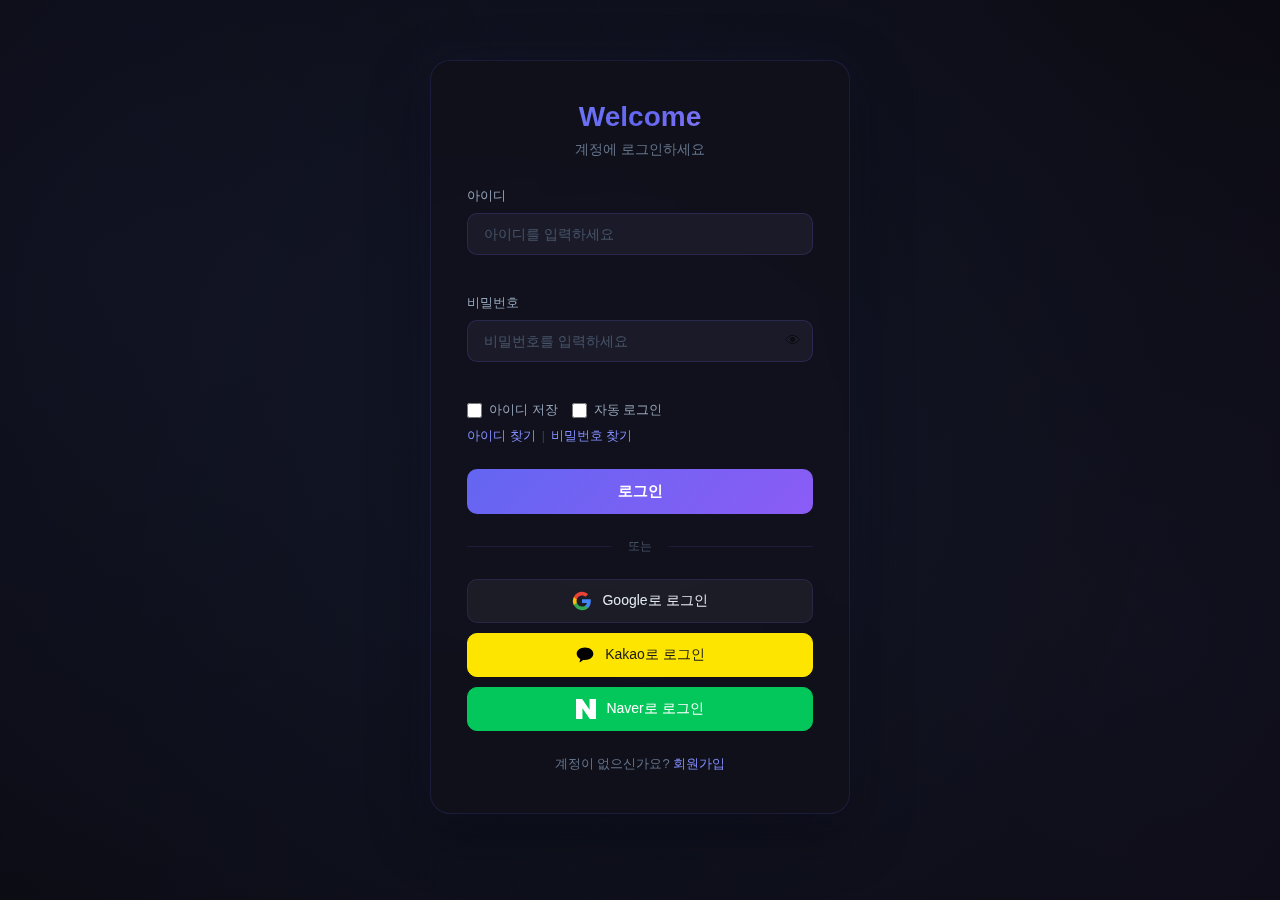
<file: 사례 1 로그인 페이지/로그인페이지 디베롧/index.html>
<!DOCTYPE html>
<html lang="ko">
<head>
    <meta charset="UTF-8">
    <meta name="viewport" content="width=device-width, initial-scale=1.0">
    <title>로그인</title>
    <link rel="stylesheet" href="style.css">
</head>
<body>
    <div class="container">

        <!-- ===== 로그인 폼 ===== -->
        <div class="card" id="loginCard">
            <h1 class="logo">Welcome</h1>
            <p class="subtitle">계정에 로그인하세요</p>

            <form id="loginForm" onsubmit="return handleLogin(event)">
                <div class="input-group">
                    <label for="loginId">아이디</label>
                    <input type="text" id="loginId" placeholder="아이디를 입력하세요" autocomplete="username">
                    <span class="error-msg" id="loginIdError"></span>
                </div>
                <div class="input-group">
                    <label for="loginPassword">비밀번호</label>
                    <div class="password-wrapper">
                        <input type="password" id="loginPassword" placeholder="비밀번호를 입력하세요" autocomplete="current-password">
                        <button type="button" class="toggle-pw" onclick="togglePassword('loginPassword', this)">👁</button>
                    </div>
                    <span class="error-msg" id="loginPasswordError"></span>
                </div>

                <div class="options">
                    <div class="checkbox-group">
                        <label class="checkbox-label">
                            <input type="checkbox" id="saveId">
                            <span>아이디 저장</span>
                        </label>
                        <label class="checkbox-label">
                            <input type="checkbox" id="autoLogin">
                            <span>자동 로그인</span>
                        </label>
                    </div>
                    <div class="link-group">
                        <a href="#" class="link" onclick="showCard('findIdCard'); return false;">아이디 찾기</a>
                        <span class="link-divider">|</span>
                        <a href="#" class="link" onclick="showCard('forgotCard'); return false;">비밀번호 찾기</a>
                    </div>
                </div>

                <button type="submit" class="btn-primary">로그인</button>
            </form>

            <div class="divider"><span>또는</span></div>

            <div class="social-buttons">
                <button class="btn-social btn-google" onclick="socialLogin('Google')">
                    <svg viewBox="0 0 24 24" width="20" height="20">
                        <path fill="#4285F4" d="M22.56 12.25c0-.78-.07-1.53-.2-2.25H12v4.26h5.92a5.06 5.06 0 0 1-2.2 3.32v2.77h3.57c2.08-1.92 3.28-4.74 3.28-8.1z"/>
                        <path fill="#34A853" d="M12 23c2.97 0 5.46-.98 7.28-2.66l-3.57-2.77c-.98.66-2.23 1.06-3.71 1.06-2.86 0-5.29-1.93-6.16-4.53H2.18v2.84C3.99 20.53 7.7 23 12 23z"/>
                        <path fill="#FBBC05" d="M5.84 14.09c-.22-.66-.35-1.36-.35-2.09s.13-1.43.35-2.09V7.07H2.18C1.43 8.55 1 10.22 1 12s.43 3.45 1.18 4.93l2.85-2.22.81-.62z"/>
                        <path fill="#EA4335" d="M12 5.38c1.62 0 3.06.56 4.21 1.64l3.15-3.15C17.45 2.09 14.97 1 12 1 7.7 1 3.99 3.47 2.18 7.07l3.66 2.84c.87-2.6 3.3-4.53 6.16-4.53z"/>
                    </svg>
                    Google로 로그인
                </button>
                <button class="btn-social btn-kakao" onclick="socialLogin('Kakao')">
                    <svg viewBox="0 0 24 24" width="20" height="20">
                        <path fill="#000" d="M12 3C6.48 3 2 6.36 2 10.5c0 2.67 1.76 5.02 4.4 6.35-.14.52-.9 3.34-.93 3.56 0 0-.02.17.09.24.1.06.23.01.23.01.31-.04 3.56-2.33 4.12-2.73.68.1 1.38.15 2.09.15 5.52 0 10-3.36 10-7.5S17.52 3 12 3z"/>
                    </svg>
                    Kakao로 로그인
                </button>
                <button class="btn-social btn-naver" onclick="socialLogin('Naver')">
                    <svg viewBox="0 0 24 24" width="20" height="20">
                        <path fill="#fff" d="M16.273 12.845L7.376 0H0v24h7.727V11.155L16.624 24H24V0h-7.727z"/>
                    </svg>
                    Naver로 로그인
                </button>
            </div>

            <p class="footer-text">
                계정이 없으신가요? <a href="#" class="link" onclick="showCard('signupTermsCard'); return false;">회원가입</a>
            </p>
        </div>

        <!-- ===== 약관동의 (회원가입 Step 1) ===== -->
        <div class="card hidden" id="signupTermsCard">
            <h1 class="logo">Sign Up</h1>
            <p class="subtitle">서비스 이용약관에 동의해주세요</p>

            <div class="step-indicator">
                <div class="step active">
                    <span class="step-num">1</span>
                    <span class="step-label">약관동의</span>
                </div>
                <div class="step-line"></div>
                <div class="step">
                    <span class="step-num">2</span>
                    <span class="step-label">정보입력</span>
                </div>
            </div>

            <form id="termsForm" onsubmit="return handleSignupTerms(event)">
                <div class="terms-group">
                    <label class="checkbox-label terms-all">
                        <input type="checkbox" id="agreeAll" onchange="toggleAllTerms(this)">
                        <span class="terms-all-text">약관 전체동의</span>
                    </label>
                    <div class="terms-divider"></div>
                    <label class="checkbox-label terms-item">
                        <input type="checkbox" id="agreeTerms1" class="term-item" onchange="syncAllTerms()">
                        <span>[필수] 이용약관 동의</span>
                        <a href="#" class="link terms-view" onclick="viewTerms('이용약관'); return false;">보기</a>
                    </label>
                    <label class="checkbox-label terms-item">
                        <input type="checkbox" id="agreeTerms2" class="term-item" onchange="syncAllTerms()">
                        <span>[필수] 개인정보수집 및 이용동의</span>
                        <a href="#" class="link terms-view" onclick="viewTerms('개인정보수집 및 이용동의'); return false;">보기</a>
                    </label>
                    <label class="checkbox-label terms-item">
                        <input type="checkbox" id="agreeTerms3" class="term-item" onchange="syncAllTerms()">
                        <span>[선택] 개인정보 제3자 제공동의</span>
                        <a href="#" class="link terms-view" onclick="viewTerms('개인정보 제3자 제공동의'); return false;">보기</a>
                    </label>
                </div>
                <span class="error-msg" id="termsError"></span>

                <button type="submit" class="btn-primary" style="margin-top:24px;">다음</button>
            </form>

            <p class="footer-text" style="margin-top:16px;">
                <a href="#" class="link" onclick="showCard('loginCard'); return false;">← 로그인으로 돌아가기</a>
            </p>
        </div>

        <!-- ===== 개인정보 입력 (회원가입 Step 2) ===== -->
        <div class="card hidden" id="signupCard">
            <h1 class="logo">Sign Up</h1>
            <p class="subtitle">회원 정보를 입력해주세요</p>

            <div class="step-indicator">
                <div class="step done">
                    <span class="step-num">✓</span>
                    <span class="step-label">약관동의</span>
                </div>
                <div class="step-line done"></div>
                <div class="step active">
                    <span class="step-num">2</span>
                    <span class="step-label">정보입력</span>
                </div>
            </div>

            <form id="signupForm" onsubmit="return handleSignup(event)">

                <!-- 아이디 -->
                <div class="input-group">
                    <label for="signupId">아이디</label>
                    <input type="text" id="signupId" placeholder="영문+숫자, 8~30자" autocomplete="username"
                           oninput="this.value = this.value.toLowerCase().replace(/[^a-z0-9]/g,'')">
                    <span class="error-msg" id="signupIdError"></span>
                    <span class="hint-msg">영문, 숫자만 사용 가능 (8~30자, 대문자 자동변환)</span>
                </div>

                <!-- 비밀번호 -->
                <div class="input-group">
                    <label for="signupPassword">비밀번호</label>
                    <div class="password-wrapper">
                        <input type="password" id="signupPassword" placeholder="영문+숫자+특수문자, 8~12자" autocomplete="new-password">
                        <button type="button" class="toggle-pw" onclick="togglePassword('signupPassword', this)">👁</button>
                    </div>
                    <div class="password-strength" id="passwordStrength"></div>
                    <span class="error-msg" id="signupPasswordError"></span>
                </div>

                <!-- 비밀번호 확인 -->
                <div class="input-group">
                    <label for="signupPasswordConfirm">비밀번호 확인</label>
                    <div class="password-wrapper">
                        <input type="password" id="signupPasswordConfirm" placeholder="비밀번호를 다시 입력하세요" autocomplete="new-password">
                        <button type="button" class="toggle-pw" onclick="togglePassword('signupPasswordConfirm', this)">👁</button>
                    </div>
                    <span class="error-msg" id="signupPasswordConfirmError"></span>
                </div>

                <!-- 본인인증 -->
                <div class="input-group">
                    <label>본인인증</label>
                    <div class="auth-btn-row">
                        <button type="button" class="btn-secondary" onclick="simulateVerification('phone')">📱 휴대폰 인증</button>
                        <button type="button" class="btn-secondary" onclick="simulateVerification('aipin')">🪪 아이핀 인증</button>
                    </div>
                    <span class="error-msg" id="verifyError"></span>
                </div>

                <!-- 이름 (본인인증 후 자동입력) -->
                <div class="input-group">
                    <label for="signupName">이름</label>
                    <input type="text" id="signupName" placeholder="본인인증 후 자동입력" readonly>
                </div>

                <!-- 생년월일 (본인인증 후 자동입력) -->
                <div class="input-group">
                    <label for="signupBirth">생년월일</label>
                    <input type="text" id="signupBirth" placeholder="본인인증 후 자동입력" readonly>
                </div>

                <!-- 주소 -->
                <div class="input-group">
                    <label>주소</label>
                    <div class="address-row">
                        <input type="text" id="signupPostcode" placeholder="우편번호" readonly>
                        <button type="button" class="btn-secondary btn-sm" onclick="searchAddress()">우편번호 찾기</button>
                    </div>
                    <input type="text" id="signupAddr1" placeholder="기본주소 (우편번호 검색 후 자동입력)" readonly style="margin-top:8px;">
                    <input type="text" id="signupAddr2" placeholder="상세주소 입력" style="margin-top:8px;" autocomplete="address-line2">
                </div>

                <!-- 전화번호 -->
                <div class="input-group">
                    <label>전화번호</label>
                    <div class="radio-row">
                        <label class="radio-label">
                            <input type="radio" name="phoneType" value="home" checked>
                            <span>자택</span>
                        </label>
                        <label class="radio-label">
                            <input type="radio" name="phoneType" value="work">
                            <span>직장</span>
                        </label>
                    </div>
                    <input type="tel" id="signupPhone" placeholder="예: 02-0000-0000">
                </div>

                <!-- 휴대폰번호 (본인인증 후 자동입력) -->
                <div class="input-group">
                    <label for="signupMobile">휴대폰번호</label>
                    <input type="tel" id="signupMobile" placeholder="본인인증 후 자동입력" readonly>
                </div>

                <!-- 이메일 -->
                <div class="input-group">
                    <label>이메일</label>
                    <div class="email-row">
                        <input type="text" id="signupEmailLocal" placeholder="이메일 앞자리">
                        <span class="at-sign">@</span>
                        <input type="text" id="signupEmailDomain" placeholder="직접입력">
                        <select id="signupEmailSelect" onchange="setEmailDomain(this.value)">
                            <option value="">선택</option>
                            <option value="naver.com">naver.com</option>
                            <option value="gmail.com">gmail.com</option>
                            <option value="kakao.com">kakao.com</option>
                            <option value="daum.net">daum.net</option>
                            <option value="nate.com">nate.com</option>
                            <option value="direct">직접입력</option>
                        </select>
                    </div>
                    <span class="error-msg" id="signupEmailError"></span>
                </div>

                <!-- 정보 수신동의 -->
                <div class="input-group">
                    <label>정보 수신동의 <span class="label-optional">(선택)</span></label>
                    <div class="receive-group">
                        <label class="checkbox-label">
                            <input type="checkbox" id="agreeSMS">
                            <span>SMS 수신 동의</span>
                        </label>
                        <label class="checkbox-label">
                            <input type="checkbox" id="agreeEmailReceive">
                            <span>이메일 수신 동의</span>
                        </label>
                    </div>
                </div>

                <div class="btn-group">
                    <button type="button" class="btn-secondary" onclick="showCard('signupTermsCard')">취소</button>
                    <button type="submit" class="btn-primary">회원가입 완료</button>
                </div>
            </form>
        </div>

        <!-- ===== 아이디 찾기 ===== -->
        <div class="card hidden" id="findIdCard">
            <h1 class="logo">아이디 찾기</h1>
            <p class="subtitle">본인인증으로 아이디를 확인하세요</p>

            <div class="auth-buttons">
                <button class="btn-auth" onclick="findIdByAuth('phone')">
                    <span class="auth-icon">📱</span>
                    <span>휴대폰 본인인증</span>
                </button>
                <button class="btn-auth" onclick="findIdByAuth('aipin')">
                    <span class="auth-icon">🪪</span>
                    <span>아이핀 본인인증</span>
                </button>
            </div>

            <p class="footer-text" style="margin-top:24px;">
                <a href="#" class="link" onclick="showCard('loginCard'); return false;">← 로그인으로 돌아가기</a>
            </p>
        </div>

        <!-- ===== 비밀번호 찾기 ===== -->
        <div class="card hidden" id="forgotCard">
            <h1 class="logo">비밀번호 찾기</h1>
            <p class="subtitle">아이디 확인 후 본인인증을 해주세요</p>

            <div class="input-group">
                <label for="forgotId">아이디</label>
                <input type="text" id="forgotId" placeholder="아이디를 입력하세요"
                       oninput="this.value = this.value.toLowerCase().replace(/[^a-z0-9]/g,'')">
                <span class="error-msg" id="forgotIdError"></span>
            </div>

            <div class="auth-buttons">
                <button class="btn-auth" onclick="forgotByAuth('phone')">
                    <span class="auth-icon">📱</span>
                    <span>휴대폰 본인인증</span>
                </button>
                <button class="btn-auth" onclick="forgotByAuth('aipin')">
                    <span class="auth-icon">🪪</span>
                    <span>아이핀 본인인증</span>
                </button>
            </div>

            <p class="footer-text" style="margin-top:24px;">
                <a href="#" class="link" onclick="showCard('loginCard'); return false;">← 로그인으로 돌아가기</a>
            </p>
        </div>

        <!-- ===== 성공 메시지 카드 ===== -->
        <div class="card hidden" id="successCard">
            <div class="success-icon">✓</div>
            <h1 class="logo" id="successTitle">완료!</h1>
            <p class="subtitle" id="successMessage"></p>
            <button class="btn-primary" onclick="showCard('loginCard')">로그인으로 돌아가기</button>
        </div>

    </div>

    <!-- 토스트 알림 -->
    <div id="toast" class="toast"></div>

    <!-- 팝업 모달 -->
    <div id="modal" class="modal-overlay hidden">
        <div class="modal-box">
            <div class="modal-icon">⚠️</div>
            <p class="modal-message" id="modalMessage"></p>
            <button class="btn-primary" onclick="closeModal()">확인</button>
        </div>
    </div>

    <script src="script.js"></script>
</body>
</html>
</file>
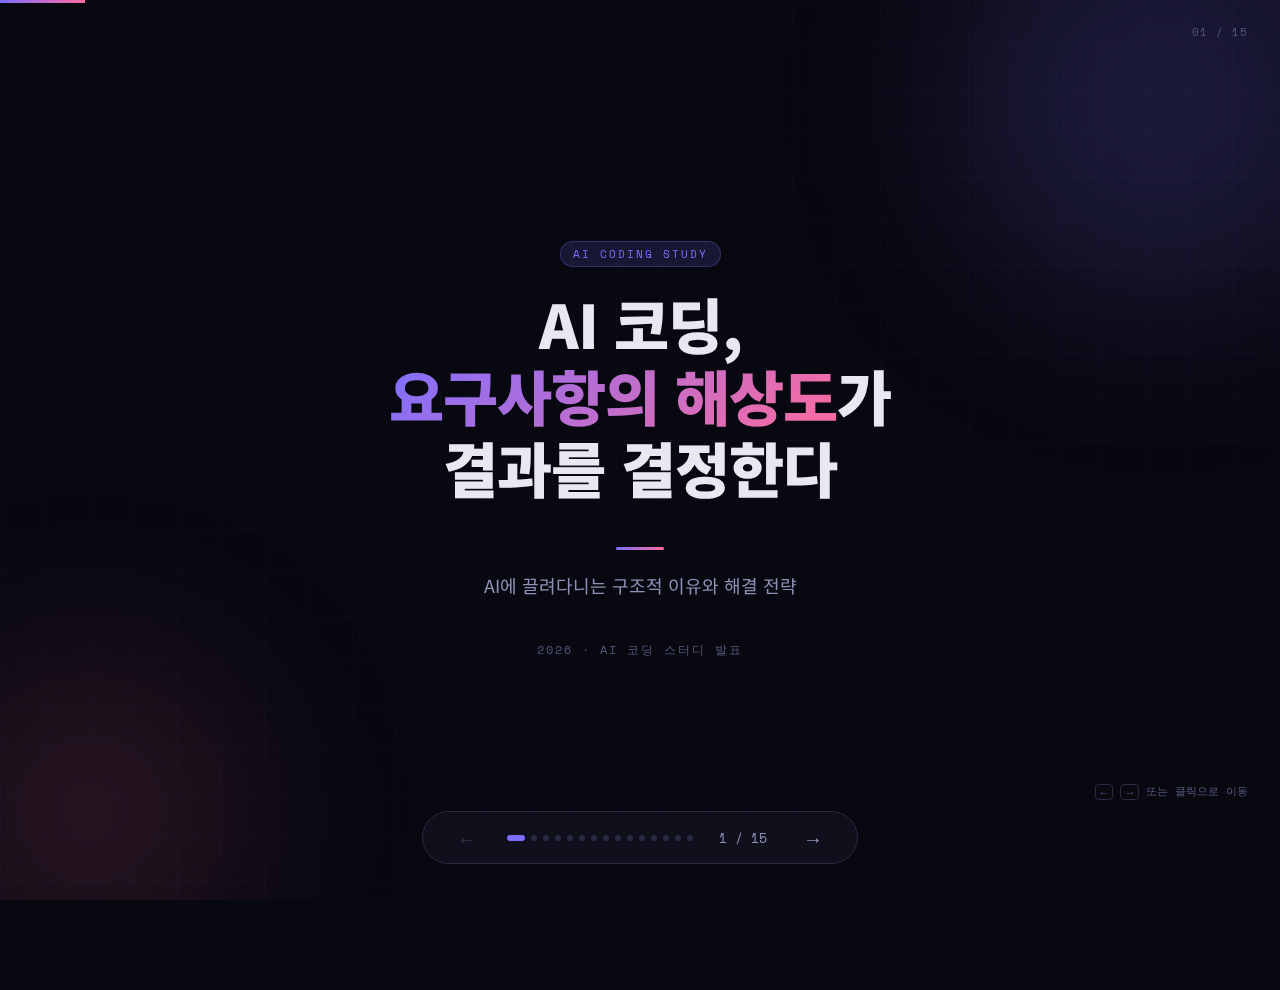
<file: 이전자료.html>
<!DOCTYPE html>
<html lang="ko">
<head>
<meta charset="UTF-8">
<meta name="viewport" content="width=device-width, initial-scale=1.0">
<title>AI 코딩 — 요구사항의 해상도가 결과를 결정한다</title>
<style>
  @import url('https://fonts.googleapis.com/css2?family=Noto+Sans+KR:wght@300;400;500;700;900&family=Space+Mono:wght@400;700&display=swap');

  :root {
    --bg: #080810;
    --surface: #12121e;
    --surface2: #1a1a2e;
    --border: #2a2a45;
    --accent: #7c6fff;
    --accent2: #ff6b9d;
    --accent3: #43e8a0;
    --accent4: #f9c84a;
    --text: #e8e8f4;
    --text-dim: #9090b8;
    --text-dimmer: #55557a;
  }

  * { margin: 0; padding: 0; box-sizing: border-box; }

  html, body {
    width: 100%; height: 100%;
    background: var(--bg);
    color: var(--text);
    font-family: 'Noto Sans KR', sans-serif;
    overflow: hidden;
  }

  /* ── 슬라이드 컨테이너 ── */
  .deck {
    position: relative;
    width: 100vw;
    height: 100vh;
  }

  .slide {
    position: absolute;
    inset: 0;
    display: flex;
    flex-direction: column;
    justify-content: center;
    align-items: center;
    padding: 60px 80px;
    opacity: 0;
    pointer-events: none;
    transform: translateY(30px);
    transition: opacity .5s ease, transform .5s ease;
  }

  .slide.active {
    opacity: 1;
    pointer-events: all;
    transform: translateY(0);
  }

  /* ── 격자 배경 ── */
  body::before {
    content: '';
    position: fixed;
    inset: 0;
    background-image:
      linear-gradient(rgba(124,111,255,.04) 1px, transparent 1px),
      linear-gradient(90deg, rgba(124,111,255,.04) 1px, transparent 1px);
    background-size: 44px 44px;
    pointer-events: none;
    z-index: 0;
  }

  .slide { z-index: 1; }

  /* ── 네비게이션 ── */
  .nav {
    position: fixed;
    bottom: 36px;
    left: 50%;
    transform: translateX(-50%);
    display: flex;
    align-items: center;
    gap: 20px;
    z-index: 100;
    background: rgba(18,18,30,.85);
    backdrop-filter: blur(12px);
    border: 1px solid var(--border);
    border-radius: 50px;
    padding: 10px 24px;
  }

  .nav-btn {
    background: none;
    border: none;
    color: var(--text-dim);
    font-size: 20px;
    cursor: pointer;
    padding: 4px 10px;
    border-radius: 8px;
    transition: all .2s;
  }
  .nav-btn:hover { color: var(--accent); background: rgba(124,111,255,.12); }
  .nav-btn:disabled { opacity: .3; cursor: not-allowed; }

  .slide-counter {
    font-family: 'Space Mono', monospace;
    font-size: 13px;
    color: var(--text-dim);
    min-width: 60px;
    text-align: center;
  }

  .dot-nav {
    display: flex;
    gap: 6px;
  }

  .dot {
    width: 6px; height: 6px;
    border-radius: 50%;
    background: var(--border);
    transition: all .3s;
    cursor: pointer;
  }
  .dot.active { background: var(--accent); width: 18px; border-radius: 3px; }

  /* ── 진행 바 ── */
  .progress-bar {
    position: fixed;
    top: 0; left: 0;
    height: 3px;
    background: linear-gradient(90deg, var(--accent), var(--accent2));
    transition: width .4s ease;
    z-index: 200;
  }

  /* ── 슬라이드 번호 뱃지 ── */
  .slide-badge {
    position: fixed;
    top: 24px; right: 32px;
    font-family: 'Space Mono', monospace;
    font-size: 11px;
    color: var(--text-dimmer);
    letter-spacing: 1px;
    z-index: 100;
  }

  /* ── 공통 타이포 ── */
  .tag {
    display: inline-block;
    font-family: 'Space Mono', monospace;
    font-size: 11px;
    letter-spacing: 2px;
    padding: 4px 12px;
    border-radius: 20px;
    margin-bottom: 20px;
  }

  .tag-purple { background: rgba(124,111,255,.15); color: var(--accent); border: 1px solid rgba(124,111,255,.3); }
  .tag-pink   { background: rgba(255,107,157,.15); color: var(--accent2); border: 1px solid rgba(255,107,157,.3); }
  .tag-green  { background: rgba(67,232,160,.15);  color: var(--accent3); border: 1px solid rgba(67,232,160,.3); }
  .tag-yellow { background: rgba(249,200,74,.15);  color: var(--accent4); border: 1px solid rgba(249,200,74,.3); }

  h1.main-title {
    font-size: clamp(32px, 5vw, 60px);
    font-weight: 900;
    line-height: 1.2;
    letter-spacing: -1px;
    text-align: center;
    margin-bottom: 24px;
  }

  h2.section-title {
    font-size: clamp(26px, 3.5vw, 44px);
    font-weight: 800;
    line-height: 1.25;
    letter-spacing: -0.5px;
    text-align: center;
    margin-bottom: 16px;
  }

  .subtitle {
    font-size: clamp(14px, 1.8vw, 18px);
    color: var(--text-dim);
    text-align: center;
    line-height: 1.7;
    max-width: 680px;
  }

  .gradient-text {
    background: linear-gradient(135deg, var(--accent), var(--accent2));
    -webkit-background-clip: text;
    -webkit-text-fill-color: transparent;
  }

  .gradient-text-green {
    background: linear-gradient(135deg, var(--accent3), #6ee7b7);
    -webkit-background-clip: text;
    -webkit-text-fill-color: transparent;
  }

  /* divider */
  .divider {
    width: 48px; height: 3px;
    background: linear-gradient(90deg, var(--accent), var(--accent2));
    border-radius: 2px;
    margin: 20px auto;
  }

  /* ━━━━━━━━━━━━━━━━━━━━━━━━━━━━━
     SLIDE 1: 표지
  ━━━━━━━━━━━━━━━━━━━━━━━━━━━━━ */
  #slide-1 {
    text-align: center;
  }

  .cover-orb {
    position: absolute;
    border-radius: 50%;
    filter: blur(90px);
    pointer-events: none;
  }
  .orb1 { width: 400px; height: 400px; background: rgba(124,111,255,.18); top: -100px; right: -80px; }
  .orb2 { width: 300px; height: 300px; background: rgba(255,107,157,.14); bottom: -60px; left: -60px; }

  .cover-meta {
    font-family: 'Space Mono', monospace;
    font-size: 12px;
    color: var(--text-dimmer);
    letter-spacing: 2px;
    margin-top: 40px;
  }

  /* ━━━━━━━━━━━━━━━━━━━━━━━━━━━━━
     SLIDE 2: 목차
  ━━━━━━━━━━━━━━━━━━━━━━━━━━━━━ */
  .agenda-grid {
    display: grid;
    grid-template-columns: repeat(2, 1fr);
    gap: 16px;
    width: 100%;
    max-width: 860px;
    margin-top: 32px;
  }

  .agenda-item {
    background: var(--surface);
    border: 1px solid var(--border);
    border-radius: 16px;
    padding: 24px 28px;
    display: flex;
    align-items: flex-start;
    gap: 16px;
    transition: border-color .2s;
  }
  .agenda-item:hover { border-color: var(--accent); }

  .agenda-num {
    font-family: 'Space Mono', monospace;
    font-size: 28px;
    font-weight: 700;
    opacity: .2;
    line-height: 1;
    flex-shrink: 0;
  }
  .agenda-content h3 { font-size: 16px; font-weight: 700; margin-bottom: 6px; }
  .agenda-content p  { font-size: 13px; color: var(--text-dim); line-height: 1.6; }

  /* ━━━━━━━━━━━━━━━━━━━━━━━━━━━━━
     SLIDE 3: 핵심 메시지
  ━━━━━━━━━━━━━━━━━━━━━━━━━━━━━ */
  .resolution-visual {
    display: flex;
    align-items: center;
    gap: 32px;
    margin-top: 40px;
    width: 100%;
    max-width: 900px;
  }

  .res-box {
    flex: 1;
    background: var(--surface);
    border: 1px solid var(--border);
    border-radius: 20px;
    padding: 28px 24px;
    text-align: center;
  }

  .res-box .label {
    font-size: 11px;
    font-family: 'Space Mono', monospace;
    letter-spacing: 2px;
    margin-bottom: 16px;
  }

  .res-pixels {
    display: grid;
    margin: 0 auto 16px;
  }

  .pixel { border-radius: 2px; }

  .res-low  .res-pixels { grid-template-columns: repeat(4, 1fr); gap: 4px; width: 80px; }
  .res-high .res-pixels { grid-template-columns: repeat(8, 1fr); gap: 2px; width: 80px; }
  .res-low  .pixel { height: 18px; background: var(--accent); opacity: .5; }
  .res-high .pixel { height: 9px;  background: var(--accent); opacity: .8; }

  .res-desc { font-size: 13px; color: var(--text-dim); line-height: 1.6; }

  .arrow-icon {
    font-size: 32px;
    color: var(--accent);
    flex-shrink: 0;
  }

  /* ━━━━━━━━━━━━━━━━━━━━━━━━━━━━━
     SLIDE 4: 스터디 목표
  ━━━━━━━━━━━━━━━━━━━━━━━━━━━━━ */
  .goal-list {
    display: flex;
    flex-direction: column;
    gap: 16px;
    width: 100%;
    max-width: 800px;
    margin-top: 32px;
  }

  .goal-item {
    background: var(--surface);
    border: 1px solid var(--border);
    border-left: 4px solid;
    border-radius: 0 14px 14px 0;
    padding: 20px 24px;
    display: flex;
    align-items: center;
    gap: 20px;
  }

  .goal-item:nth-child(1) { border-left-color: var(--accent); }
  .goal-item:nth-child(2) { border-left-color: var(--accent2); }
  .goal-item:nth-child(3) { border-left-color: var(--accent3); }
  .goal-item:nth-child(4) { border-left-color: var(--accent4); }

  .goal-icon { font-size: 28px; flex-shrink: 0; }
  .goal-text h3 { font-size: 15px; font-weight: 700; margin-bottom: 4px; }
  .goal-text p  { font-size: 13px; color: var(--text-dim); }

  /* ━━━━━━━━━━━━━━━━━━━━━━━━━━━━━
     SLIDE 5: 사례1 소개
  ━━━━━━━━━━━━━━━━━━━━━━━━━━━━━ */
  .case-intro {
    display: flex;
    align-items: center;
    gap: 60px;
    margin-top: 32px;
    width: 100%;
    max-width: 960px;
  }

  .case-icon-wrap {
    width: 120px; height: 120px;
    border-radius: 28px;
    display: flex;
    align-items: center;
    justify-content: center;
    font-size: 56px;
    flex-shrink: 0;
  }

  .case-detail { flex: 1; }
  .case-detail h3 { font-size: 22px; font-weight: 800; margin-bottom: 12px; }
  .case-detail p  { font-size: 15px; color: var(--text-dim); line-height: 1.8; }

  .feature-tags {
    display: flex;
    flex-wrap: wrap;
    gap: 8px;
    margin-top: 16px;
  }

  .ftag {
    font-size: 12px;
    background: var(--surface2);
    border: 1px solid var(--border);
    border-radius: 6px;
    padding: 4px 10px;
    color: var(--text-dim);
  }

  /* ━━━━━━━━━━━━━━━━━━━━━━━━━━━━━
     SLIDE 6: 사례1 Before/After
  ━━━━━━━━━━━━━━━━━━━━━━━━━━━━━ */
  .compare-grid {
    display: grid;
    grid-template-columns: 1fr 1fr;
    gap: 24px;
    width: 100%;
    max-width: 1000px;
    margin-top: 28px;
  }

  .compare-col {
    background: var(--surface);
    border: 1px solid var(--border);
    border-radius: 20px;
    overflow: hidden;
  }

  .compare-header {
    padding: 14px 20px;
    display: flex;
    align-items: center;
    gap: 10px;
    border-bottom: 1px solid var(--border);
  }

  .compare-header .dot-row { display: flex; gap: 5px; }
  .compare-header .dot-row span { width: 10px; height: 10px; border-radius: 50%; }
  .compare-header .dot-row span:nth-child(1) { background: #ff5f57; }
  .compare-header .dot-row span:nth-child(2) { background: #ffbd2e; }
  .compare-header .dot-row span:nth-child(3) { background: #28c840; }

  .compare-header .version-tag {
    margin-left: auto;
    font-size: 11px;
    font-family: 'Space Mono', monospace;
    padding: 3px 10px;
    border-radius: 4px;
  }

  .v-before .version-tag { background: rgba(255,107,157,.15); color: var(--accent2); }
  .v-after  .version-tag { background: rgba(67,232,160,.15); color: var(--accent3); }

  .compare-body { padding: 20px; }

  .feature-list { list-style: none; display: flex; flex-direction: column; gap: 10px; }
  .feature-list li {
    display: flex;
    align-items: flex-start;
    gap: 10px;
    font-size: 14px;
    line-height: 1.5;
  }
  .feature-list li .icon { flex-shrink: 0; font-size: 16px; }

  /* ━━━━━━━━━━━━━━━━━━━━━━━━━━━━━
     SLIDE 7: 사례1 상세 비교
  ━━━━━━━━━━━━━━━━━━━━━━━━━━━━━ */
  .diff-table {
    width: 100%;
    max-width: 880px;
    border-collapse: collapse;
    margin-top: 28px;
    font-size: 14px;
  }

  .diff-table th, .diff-table td {
    padding: 12px 16px;
    text-align: left;
    border-bottom: 1px solid var(--border);
  }

  .diff-table th {
    font-family: 'Space Mono', monospace;
    font-size: 11px;
    letter-spacing: 1px;
    color: var(--text-dim);
    background: var(--surface);
  }

  .diff-table td:first-child { color: var(--text-dim); width: 160px; }
  .diff-table .before-val { color: var(--accent2); }
  .diff-table .after-val  { color: var(--accent3); }
  .diff-table tr:hover td { background: rgba(124,111,255,.04); }

  /* ━━━━━━━━━━━━━━━━━━━━━━━━━━━━━
     SLIDE 8: 사례2 크리에이티브 코딩
  ━━━━━━━━━━━━━━━━━━━━━━━━━━━━━ */
  .creative-grid {
    display: grid;
    grid-template-columns: repeat(3, 1fr);
    gap: 16px;
    width: 100%;
    max-width: 960px;
    margin-top: 28px;
  }

  .creative-card {
    background: var(--surface);
    border: 1px solid var(--border);
    border-radius: 16px;
    padding: 22px 20px;
    transition: border-color .2s, transform .2s;
    cursor: pointer;
    text-decoration: none;
    color: inherit;
    display: block;
  }
  .creative-card:hover { border-color: var(--accent); transform: translateY(-4px); }

  .creative-thumb {
    width: 100%;
    aspect-ratio: 16/9;
    border-radius: 10px;
    margin-bottom: 14px;
    overflow: hidden;
    position: relative;
  }

  .thumb-particle { background: linear-gradient(135deg, #0a0a0f, #1a0a30); }
  .thumb-geo      { background: linear-gradient(135deg, #050510, #0a1a30); }
  .thumb-glass    { background: linear-gradient(135deg, #0d1a2a, #0a2a1a); }
  .thumb-bubble1  { background: linear-gradient(135deg, #100a20, #200a10); }
  .thumb-bubble2  { background: linear-gradient(135deg, #0a1020, #201020); }
  .thumb-3d       { background: linear-gradient(135deg, #0a200a, #200a20); }

  .thumb-dot {
    position: absolute;
    border-radius: 50%;
    animation: float 3s ease-in-out infinite;
  }

  @keyframes float {
    0%, 100% { transform: translateY(0); }
    50%       { transform: translateY(-8px); }
  }

  .creative-card h3 { font-size: 14px; font-weight: 700; margin-bottom: 6px; }
  .creative-card p  { font-size: 12px; color: var(--text-dim); }

  /* ━━━━━━━━━━━━━━━━━━━━━━━━━━━━━
     SLIDE 9: 기획 분석기
  ━━━━━━━━━━━━━━━━━━━━━━━━━━━━━ */
  .tool-showcase {
    display: flex;
    gap: 40px;
    align-items: center;
    width: 100%;
    max-width: 960px;
    margin-top: 32px;
  }

  .tool-mockup {
    flex: 1;
    background: var(--surface);
    border: 1px solid var(--border);
    border-radius: 20px;
    overflow: hidden;
    min-width: 0;
  }

  .mockup-bar {
    padding: 10px 16px;
    background: var(--surface2);
    border-bottom: 1px solid var(--border);
    display: flex;
    align-items: center;
    gap: 8px;
  }
  .mockup-bar .dots { display: flex; gap: 5px; }
  .mockup-bar .dots span { width: 9px; height: 9px; border-radius: 50%; }
  .mockup-bar .dots span:nth-child(1) { background: #ff5f57; }
  .mockup-bar .dots span:nth-child(2) { background: #ffbd2e; }
  .mockup-bar .dots span:nth-child(3) { background: #28c840; }
  .mockup-bar .url { font-size: 11px; color: var(--text-dimmer); font-family: monospace; margin-left: 8px; }

  .mockup-content { padding: 20px; }

  .mock-upload {
    border: 2px dashed var(--border);
    border-radius: 12px;
    padding: 24px;
    text-align: center;
    margin-bottom: 12px;
  }
  .mock-upload .icon { font-size: 28px; }
  .mock-upload p { font-size: 12px; color: var(--text-dim); margin-top: 6px; }

  .mock-btn {
    width: 100%;
    padding: 10px;
    background: linear-gradient(135deg, var(--accent), #a78bfa);
    border-radius: 10px;
    text-align: center;
    font-size: 13px;
    font-weight: 700;
    color: white;
  }

  .tool-desc { flex: 1; }
  .tool-desc h3 { font-size: 22px; font-weight: 800; margin-bottom: 16px; }
  .tool-desc p  { font-size: 14px; color: var(--text-dim); line-height: 1.8; margin-bottom: 20px; }

  .feature-chips { display: flex; flex-wrap: wrap; gap: 8px; }
  .chip {
    font-size: 12px;
    padding: 5px 12px;
    border-radius: 20px;
    border: 1px solid;
  }
  .chip-p { background: rgba(124,111,255,.1); color: var(--accent); border-color: rgba(124,111,255,.3); }
  .chip-y { background: rgba(249,200,74,.1);  color: var(--accent4); border-color: rgba(249,200,74,.3); }
  .chip-g { background: rgba(67,232,160,.1);  color: var(--accent3); border-color: rgba(67,232,160,.3); }
  .chip-r { background: rgba(255,107,157,.1); color: var(--accent2); border-color: rgba(255,107,157,.3); }

  /* ━━━━━━━━━━━━━━━━━━━━━━━━━━━━━
     SLIDE 10: 결론
  ━━━━━━━━━━━━━━━━━━━━━━━━━━━━━ */
  .insight-grid {
    display: grid;
    grid-template-columns: repeat(3, 1fr);
    gap: 16px;
    width: 100%;
    max-width: 920px;
    margin-top: 32px;
  }

  .insight-card {
    background: var(--surface);
    border: 1px solid var(--border);
    border-radius: 18px;
    padding: 28px 22px;
    text-align: center;
  }
  .insight-card .ins-icon { font-size: 36px; margin-bottom: 14px; }
  .insight-card h3 { font-size: 15px; font-weight: 700; margin-bottom: 8px; }
  .insight-card p  { font-size: 13px; color: var(--text-dim); line-height: 1.7; }

  /* ━━━━━━━━━━━━━━━━━━━━━━━━━━━━━
     SLIDE 11: 마무리
  ━━━━━━━━━━━━━━━━━━━━━━━━━━━━━ */
  .closing-quote {
    font-size: clamp(20px, 3vw, 34px);
    font-weight: 800;
    text-align: center;
    line-height: 1.5;
    max-width: 760px;
    margin: 24px 0;
  }
  .closing-quote em {
    font-style: normal;
    background: linear-gradient(135deg, var(--accent), var(--accent2));
    -webkit-background-clip: text;
    -webkit-text-fill-color: transparent;
  }

  /* ── 키보드 힌트 ── */
  .key-hint {
    position: fixed;
    bottom: 100px;
    right: 32px;
    font-size: 11px;
    color: var(--text-dimmer);
    font-family: 'Space Mono', monospace;
    text-align: right;
  }
  .key-hint kbd {
    display: inline-block;
    border: 1px solid var(--border);
    border-radius: 4px;
    padding: 1px 5px;
    font-size: 11px;
  }

  /* ── 데모 열기 버튼 ── */
  .demo-links {
    display: flex;
    gap: 12px;
    margin-top: 20px;
    flex-wrap: wrap;
  }

  .demo-btn {
    display: inline-flex;
    align-items: center;
    gap: 8px;
    padding: 9px 16px;
    border-radius: 10px;
    font-size: 13px;
    font-weight: 600;
    text-decoration: none;
    transition: all .2s;
    border: 1px solid;
    cursor: pointer;
  }

  .demo-btn-before {
    background: rgba(255,107,157,.1);
    color: var(--accent2);
    border-color: rgba(255,107,157,.3);
  }
  .demo-btn-before:hover {
    background: rgba(255,107,157,.2);
    transform: translateY(-2px);
    box-shadow: 0 4px 16px rgba(255,107,157,.2);
  }

  .demo-btn-after {
    background: rgba(67,232,160,.1);
    color: var(--accent3);
    border-color: rgba(67,232,160,.3);
  }
  .demo-btn-after:hover {
    background: rgba(67,232,160,.2);
    transform: translateY(-2px);
    box-shadow: 0 4px 16px rgba(67,232,160,.2);
  }

  .demo-btn-tool {
    background: rgba(124,111,255,.12);
    color: var(--accent);
    border-color: rgba(124,111,255,.3);
    padding: 11px 22px;
    font-size: 14px;
    margin-top: 20px;
  }
  .demo-btn-tool:hover {
    background: rgba(124,111,255,.22);
    transform: translateY(-2px);
    box-shadow: 0 4px 20px rgba(124,111,255,.25);
  }

  /* 클릭 가능한 agenda 아이템 */
  .agenda-item[data-slide] {
    cursor: pointer;
    user-select: none;
    transition: border-color .2s, transform .15s;
  }
  .agenda-item[data-slide]:hover {
    border-color: var(--accent);
    transform: translateY(-2px);
  }

  /* compare-header 내 open 링크 */
  .open-link {
    margin-left: auto;
    font-size: 11px;
    font-family: 'Space Mono', monospace;
    padding: 3px 10px;
    border-radius: 6px;
    text-decoration: none;
    border: 1px solid;
    transition: all .2s;
    flex-shrink: 0;
  }
  .open-link:hover { transform: translateY(-1px); }
  .open-link-before {
    background: rgba(255,107,157,.1);
    color: var(--accent2);
    border-color: rgba(255,107,157,.3);
  }
  .open-link-before:hover { background: rgba(255,107,157,.2); }
  .open-link-after {
    background: rgba(67,232,160,.1);
    color: var(--accent3);
    border-color: rgba(67,232,160,.3);
  }
  .open-link-after:hover { background: rgba(67,232,160,.2); }

  /* 애니메이션 */
  @keyframes pulse { 0%,100%{opacity:.7} 50%{opacity:1} }
  .pulse { animation: pulse 2s ease infinite; }

  /* ━━━━━━━━━━━━━━━━━━━━━━━━━━━━━
     NEW: 프롬프트 박스 (슬라이드 5, 9)
  ━━━━━━━━━━━━━━━━━━━━━━━━━━━━━ */
  .prompt-box {
    background: var(--surface2);
    border: 1px solid var(--border);
    border-left: 4px solid var(--accent2);
    border-radius: 0 12px 12px 0;
    padding: 18px 24px;
    font-family: 'Space Mono', monospace;
    font-size: 16px;
    color: var(--text);
    max-width: 700px;
    width: 100%;
    margin: 12px 0;
  }
  .prompt-label {
    font-family: 'Space Mono', monospace;
    font-size: 10px;
    letter-spacing: 2px;
    color: var(--text-dimmer);
    margin-bottom: 8px;
  }

  /* ━━━━━━━━━━━━━━━━━━━━━━━━━━━━━
     NEW: 누락 기능 그리드 (슬라이드 6)
  ━━━━━━━━━━━━━━━━━━━━━━━━━━━━━ */
  .missing-grid {
    display: grid;
    grid-template-columns: repeat(3, 1fr);
    gap: 14px;
    width: 100%;
    max-width: 920px;
    margin-top: 28px;
  }
  .missing-card {
    background: var(--surface);
    border: 1px solid rgba(255,107,157,.25);
    border-radius: 14px;
    padding: 20px 18px;
  }
  .missing-card .miss-icon { font-size: 26px; margin-bottom: 8px; }
  .missing-card h3 { font-size: 13px; font-weight: 700; margin-bottom: 6px; color: var(--accent2); }
  .missing-card p { font-size: 12px; color: var(--text-dim); line-height: 1.5; }

  /* ━━━━━━━━━━━━━━━━━━━━━━━━━━━━━
     NEW: 레퍼런스 이미지 (슬라이드 10)
  ━━━━━━━━━━━━━━━━━━━━━━━━━━━━━ */
  .ref-layout {
    display: flex;
    gap: 32px;
    align-items: flex-start;
    width: 100%;
    max-width: 960px;
    margin-top: 28px;
  }
  .ref-desc { flex: 1; min-width: 0; }
  .ref-desc h3 { font-size: 17px; font-weight: 700; margin-bottom: 14px; }
  .ref-keyword {
    display: flex;
    align-items: center;
    gap: 10px;
    background: var(--surface);
    border: 1px solid var(--border);
    border-radius: 10px;
    padding: 10px 14px;
    font-size: 13px;
    margin-bottom: 10px;
  }
  .ref-keyword .rk-icon { font-size: 20px; }
  .ref-images {
    flex: 1.4;
    display: grid;
    grid-template-columns: 1fr 1fr;
    gap: 10px;
  }
  .ref-img-wrap {
    border-radius: 10px;
    overflow: hidden;
    border: 1px solid var(--border);
    aspect-ratio: 4/3;
    background: var(--surface);
  }
  .ref-img-wrap img { width: 100%; height: 100%; object-fit: cover; display: block; }

  /* ━━━━━━━━━━━━━━━━━━━━━━━━━━━━━
     NEW: 크리에이티브 2열 (슬라이드 11, 12)
  ━━━━━━━━━━━━━━━━━━━━━━━━━━━━━ */
  .creative-grid-2 {
    display: grid;
    grid-template-columns: 1fr 1fr;
    gap: 20px;
    width: 100%;
    max-width: 800px;
    margin-top: 24px;
  }
</style>
</head>
<body>

<div class="progress-bar" id="progressBar"></div>
<div class="slide-badge" id="slideBadge"></div>

<div class="deck" id="deck">

  <!-- ════════════════════════════════
       SLIDE 1 · 표지
  ════════════════════════════════ -->
  <section class="slide active" id="slide-1">
    <div class="cover-orb orb1"></div>
    <div class="cover-orb orb2"></div>
    <div class="tag tag-purple">AI CODING STUDY</div>
    <h1 class="main-title">
      AI 코딩,<br>
      <span class="gradient-text">요구사항의 해상도</span>가<br>
      결과를 결정한다
    </h1>
    <div class="divider"></div>
    <p class="subtitle">
      AI에 끌려다니는 구조적 이유와 해결 전략
    </p>
    <div class="cover-meta">2026 · AI 코딩 스터디 발표</div>
  </section>

  <!-- ════════════════════════════════
       SLIDE 2 · 목차
  ════════════════════════════════ -->
  <section class="slide" id="slide-2">
    <div class="tag tag-purple">WHY AI CODING</div>
    <h2 class="section-title">왜 AI 코딩을 하려고 하는가?</h2>
    <div class="divider"></div>
    <div class="insight-grid" style="margin-top:36px;">
      <div class="insight-card">
        <div class="ins-icon">💡</div>
        <h3>아이디어 실현력 확보</h3>
        <p>머릿속의 아이디어를 직접 코드로 구현해낼 수 있는 실행력을 갖추기 위해</p>
      </div>
      <div class="insight-card">
        <div class="ins-icon">🗣️</div>
        <h3>설계 언어화 능력 강화</h3>
        <p>기획·설계 의도를 AI가 이해할 수 있는 언어로 정확하게 표현하는 역량 개발</p>
      </div>
      <div class="insight-card">
        <div class="ins-icon">🤝</div>
        <h3>협업 정밀도 향상</h3>
        <p>개발자와의 소통 품질을 높이고, AI를 실무 협업 파트너로 활용하기 위해</p>
      </div>
    </div>
  </section>

  <!-- ════════════════════════════════
       SLIDE 3 · 스터디 목표
  ════════════════════════════════ -->
  <section class="slide" id="slide-3">
    <div class="tag tag-green">EXPECTATIONS</div>
    <h2 class="section-title">AI 코딩으로 기대한 것들</h2>
    <div class="insight-grid" style="margin-top:36px;">
      <div class="insight-card">
        <div class="ins-icon">🤝</div>
        <h3>협업을 위한 이해</h3>
        <p>개발자·AI와 더 정확하게 소통하기 위해 코딩의 흐름과 구조를 직접 이해하고 싶었다</p>
      </div>
      <div class="insight-card">
        <div class="ins-icon">🎯</div>
        <h3>확실한 프롬프트</h3>
        <p>무엇을 원하는지 명확하게 전달할 수 있다면, AI가 훨씬 더 정확한 결과물을 만들어줄 것이라 기대했다</p>
      </div>
      <div class="insight-card">
        <div class="ins-icon">💡</div>
        <h3>아이디어 실현</h3>
        <p>기획한 아이디어를 코드 한 줄 없이도 직접 구현해낼 수 있다는 가능성에 끌렸다</p>
      </div>
    </div>
  </section>

  <!-- ════════════════════════════════
       SLIDE 4 · 하지만 현실은?
  ════════════════════════════════ -->
  <section class="slide" id="slide-4">
    <div class="tag tag-pink">BUT REALITY</div>
    <h2 class="section-title">하지만 현실은? <span class="gradient-text">AI에게 끌려다니는 상황</span></h2>
    <div style="display:flex; gap:24px; width:100%; max-width:900px; margin-top:36px;">
      <div style="flex:1; background:var(--surface); border:1px solid rgba(255,107,157,.3); border-radius:20px; padding:32px 28px; position:relative; overflow:hidden;">
        <div style="position:absolute; top:0; left:0; right:0; height:3px; background:linear-gradient(90deg,var(--accent2),transparent);"></div>
        <div style="font-size:36px; margin-bottom:14px;">🚨</div>
        <h3 style="font-size:19px; font-weight:700; margin-bottom:10px; color:var(--accent2);">기능 누락</h3>
        <p style="font-size:13px; color:var(--text-dim); line-height:1.7; margin-bottom:14px;">
          내가 원했던 기능인데 AI가 알아서 뺀 것들 —<br>또는 처음부터 요청 자체를 안 했던 것들
        </p>
        <ul style="list-style:none; display:flex; flex-direction:column; gap:8px;">
          <li style="font-size:13px; color:var(--text-dim); display:flex; gap:8px;"><span style="color:var(--accent2); flex-shrink:0;">→</span> 아이디 저장 / 자동로그인 없음</li>
          <li style="font-size:13px; color:var(--text-dim); display:flex; gap:8px;"><span style="color:var(--accent2); flex-shrink:0;">→</span> 아이디 찾기 / 비밀번호 찾기 없음</li>
          <li style="font-size:13px; color:var(--text-dim); display:flex; gap:8px;"><span style="color:var(--accent2); flex-shrink:0;">→</span> 네이버 소셜 로그인 없음</li>
          <li style="font-size:13px; color:var(--text-dim); display:flex; gap:8px;"><span style="color:var(--accent2); flex-shrink:0;">→</span> 본인인증 없음</li>
        </ul>
      </div>
      <div style="flex:1; background:var(--surface); border:1px solid rgba(249,200,74,.3); border-radius:20px; padding:32px 28px; position:relative; overflow:hidden;">
        <div style="position:absolute; top:0; left:0; right:0; height:3px; background:linear-gradient(90deg,var(--accent4),transparent);"></div>
        <div style="font-size:36px; margin-bottom:14px;">🤯</div>
        <h3 style="font-size:19px; font-weight:700; margin-bottom:10px; color:var(--accent4);">생각과는 다른 결과물</h3>
        <p style="font-size:13px; color:var(--text-dim); line-height:1.7; margin-bottom:14px;">
          만들어주긴 했는데 내가 원한 게 이게 아닌데 —<br>방향 자체가 달랐던 것들
        </p>
        <ul style="list-style:none; display:flex; flex-direction:column; gap:8px;">
          <li style="font-size:13px; color:var(--text-dim); display:flex; gap:8px;"><span style="color:var(--accent4); flex-shrink:0;">→</span> 이메일이 아닌 아이디 기반이어야 했음</li>
          <li style="font-size:13px; color:var(--text-dim); display:flex; gap:8px;"><span style="color:var(--accent4); flex-shrink:0;">→</span> 비밀번호 글자 수 제한이 있어야 했음</li>
          <li style="font-size:13px; color:var(--text-dim); display:flex; gap:8px;"><span style="color:var(--accent4); flex-shrink:0;">→</span> 요청만 해서는 의도를 파악하지 못함</li>
        </ul>
      </div>
    </div>
  </section>

  <!-- ════════════════════════════════
       SLIDE 5 · 사례1 v1 단순 요청
  ════════════════════════════════ -->
  <section class="slide" id="slide-5">
    <div class="tag tag-pink">CASE STUDY 01</div>
    <h2 class="section-title">로그인 페이지 — <span style="background:linear-gradient(135deg,var(--accent2),#ff9f9f);-webkit-background-clip:text;-webkit-text-fill-color:transparent;">v1 단순 요청</span></h2>
    <div class="prompt-label" style="margin-top:20px;">USER PROMPT</div>
    <div class="prompt-box">"로그인 페이지 만들어줘"</div>
    <p style="font-size:14px; color:var(--text-dim); max-width:680px; line-height:1.7; text-align:center; margin-bottom:28px;">
      별다른 조건 없이 단 한 줄의 요청으로 생성.<br>
      AI가 '일반적인 로그인 페이지'라고 판단한 기준으로 구현됨.
    </p>
    <div class="demo-links" style="justify-content:center;">
      <a class="demo-btn demo-btn-before" href="사례 1 로그인 페이지/index.html" target="_blank">↗ v1 결과물 열기</a>
    </div>
  </section>

  <!-- ════════════════════════════════
       SLIDE 6 · 사례1 누락된 기능들
  ════════════════════════════════ -->
  <section class="slide" id="slide-6">
    <div class="tag tag-pink">CASE STUDY 01</div>
    <h2 class="section-title">누락된 기능들</h2>
    <div class="missing-grid">
      <div class="missing-card">
        <div class="miss-icon">🪪</div>
        <h3>아이디 방식</h3>
        <p>이메일이 아닌 <strong style="color:var(--text)">아이디 기반</strong> 로그인이어야 했음</p>
      </div>
      <div class="missing-card">
        <div class="miss-icon">🔒</div>
        <h3>비밀번호 제한</h3>
        <p><strong style="color:var(--text)">글자 수 제한</strong>이 없음 — 8~12자 + 특수문자 조건 필요</p>
      </div>
      <div class="missing-card">
        <div class="miss-icon">🔄</div>
        <h3>자동 로그인</h3>
        <p>다음 방문 시 자동으로 로그인되는 <strong style="color:var(--text)">자동로그인</strong> 기능 없음</p>
      </div>
      <div class="missing-card">
        <div class="miss-icon">🔎</div>
        <h3>아이디 찾기</h3>
        <p>아이디를 잊었을 때 찾을 수 있는 <strong style="color:var(--text)">아이디 찾기</strong> 기능 없음</p>
      </div>
      <div class="missing-card">
        <div class="miss-icon">💾</div>
        <h3>아이디 저장</h3>
        <p>로그인 시 아이디를 기억해두는 <strong style="color:var(--text)">아이디 저장</strong> 기능 없음</p>
      </div>
      <div class="missing-card">
        <div class="miss-icon">🌐</div>
        <h3>간편인증 (네이버)</h3>
        <p>구글/카카오는 있지만 <strong style="color:var(--text)">네이버</strong> 소셜 로그인 누락</p>
      </div>
    </div>
  </section>

  <!-- ════════════════════════════════
       SLIDE 7 · 사례1 기능정의서
  ════════════════════════════════ -->
  <section class="slide" id="slide-7">
    <div class="tag tag-pink">CASE STUDY 01</div>
    <h2 class="section-title">기능정의서 새로 작성</h2>
    <p class="subtitle" style="margin-bottom:28px;">누락된 기능들을 바탕으로, 처음부터 기능정의서를 작성하여 v2에 전달</p>
    <div class="compare-grid" style="max-width:860px;">
      <div class="compare-col">
        <div class="compare-header v-before">
          <div class="dot-row"><span></span><span></span><span></span></div>
          <span style="font-size:13px; color:var(--text-dim)">v1 이후 — 발견된 문제</span>
          <span class="version-tag">문제 파악</span>
        </div>
        <div class="compare-body">
          <ul class="feature-list">
            <li><span class="icon" style="color:var(--accent2)">✕</span> 이메일 기반 → 아이디 방식이어야 함</li>
            <li><span class="icon" style="color:var(--accent2)">✕</span> 비밀번호 유효성 조건 없음</li>
            <li><span class="icon" style="color:var(--accent2)">✕</span> 자동로그인 / 아이디저장 없음</li>
            <li><span class="icon" style="color:var(--accent2)">✕</span> 아이디찾기 / 비밀번호찾기 없음</li>
            <li><span class="icon" style="color:var(--accent2)">✕</span> 네이버 간편인증 누락</li>
            <li><span class="icon" style="color:var(--accent2)">✕</span> 본인인증 / 주소 검색 없음</li>
          </ul>
        </div>
      </div>
      <div class="compare-col">
        <div class="compare-header v-after">
          <div class="dot-row"><span></span><span></span><span></span></div>
          <span style="font-size:13px; color:var(--text-dim)">기능정의서 작성 → v2 전달</span>
          <span class="version-tag">해결</span>
        </div>
        <div class="compare-body">
          <ul class="feature-list">
            <li><span class="icon" style="color:var(--accent3)">✓</span> 아이디 기반 로그인 명시</li>
            <li><span class="icon" style="color:var(--accent3)">✓</span> 비밀번호 8~12자 + 특수문자 조건</li>
            <li><span class="icon" style="color:var(--accent3)">✓</span> 자동로그인 / 아이디 저장 요청</li>
            <li><span class="icon" style="color:var(--accent3)">✓</span> 아이디찾기 / 비밀번호찾기 분리</li>
            <li><span class="icon" style="color:var(--accent3)">✓</span> Google · Kakao · Naver 소셜 명시</li>
            <li><span class="icon" style="color:var(--accent3)">✓</span> 2단계 회원가입 + 본인인증 + 주소</li>
          </ul>
        </div>
      </div>
    </div>
  </section>

  <!-- ════════════════════════════════
       SLIDE 8 · 사례1 v2 결과물
  ════════════════════════════════ -->
  <section class="slide" id="slide-8">
    <div class="tag tag-pink">CASE STUDY 01</div>
    <h2 class="section-title">로그인 페이지 — <span class="gradient-text-green">v2 결과물</span></h2>
    <p class="subtitle" style="margin:16px 0 28px;">기능정의서를 바탕으로 AI에게 재요청 — 실무 수준의 로그인 시스템 완성</p>
    <div class="feature-tags" style="justify-content:center; margin-bottom:28px;">
      <span class="ftag">아이디 기반 로그인</span>
      <span class="ftag">아이디 저장 / 자동로그인</span>
      <span class="ftag">2단계 회원가입</span>
      <span class="ftag">본인인증 (휴대폰 / 아이핀)</span>
      <span class="ftag">아이디 찾기 / 비밀번호 찾기</span>
      <span class="ftag">주소 검색</span>
      <span class="ftag">Google · Kakao · Naver 소셜</span>
    </div>
    <div class="demo-links" style="justify-content:center;">
      <a class="demo-btn demo-btn-after" href="사례 1 로그인 페이지/로그인페이지 디베롧/index.html" target="_blank">↗ v2 결과물 열기</a>
    </div>
  </section>

  <!-- ════════════════════════════════
       SLIDE 9 · 사례2 단순 요청
  ════════════════════════════════ -->
  <section class="slide" id="slide-9">
    <div class="tag tag-purple">CASE STUDY 02</div>
    <h2 class="section-title">크리에이티브 코딩 — 단순 요청</h2>
    <div class="prompt-label" style="margin-top:16px; color:var(--accent);">USER PROMPT</div>
    <div class="prompt-box" style="border-left-color:var(--accent); margin-bottom:24px;">"크리에이티브한 코딩 만들어줘"</div>
    <div class="creative-grid-2">
      <a class="creative-card" href="사례 2 크리에이티브 코딩/01_particle_flow.html" target="_blank">
        <div class="creative-thumb thumb-particle">
          <div class="thumb-dot pulse" style="width:8px;height:8px;background:#a78bfa;top:30%;left:20%;animation-delay:.2s"></div>
          <div class="thumb-dot pulse" style="width:5px;height:5px;background:#7c6fff;top:50%;left:50%;animation-delay:.5s"></div>
          <div class="thumb-dot pulse" style="width:10px;height:10px;background:#c4b5fd;top:20%;left:70%;animation-delay:.8s"></div>
        </div>
        <h3>✨ Particle Flow</h3>
        <p>마우스를 따라 흐르는 파티클 애니메이션</p>
      </a>
      <a class="creative-card" href="사례 2 크리에이티브 코딩/02_geometric_bloom.html" target="_blank">
        <div class="creative-thumb thumb-geo">
          <div class="thumb-dot pulse" style="width:40px;height:40px;background:rgba(99,179,237,.3);top:50%;left:50%;transform:translate(-50%,-50%);border-radius:4px;animation-delay:.3s"></div>
          <div class="thumb-dot pulse" style="width:24px;height:24px;background:rgba(99,179,237,.5);top:50%;left:50%;transform:translate(-50%,-50%) rotate(45deg);border-radius:2px;animation-delay:.6s"></div>
        </div>
        <h3>🔷 Geometric Bloom</h3>
        <p>기하학적 도형이 꽃처럼 피어나는 비주얼</p>
      </a>
    </div>
  </section>

  <!-- ════════════════════════════════
       SLIDE 10 · 사례2 레퍼런스 전달
  ════════════════════════════════ -->
  <section class="slide" id="slide-10">
    <div class="tag tag-purple">CASE STUDY 02</div>
    <h2 class="section-title">레퍼런스 전달</h2>
    <div class="ref-layout">
      <div class="ref-desc">
        <h3>이번엔 느낌을 전달했다</h3>
        <div class="ref-keyword">
          <span class="rk-icon">🫧</span>
          <span>버블 느낌</span>
        </div>
        <div class="ref-keyword">
          <span class="rk-icon">🌤️</span>
          <span>푸른색 하늘</span>
        </div>
        <div class="ref-keyword">
          <span class="rk-icon">🌈</span>
          <span>그라데이션 컬러</span>
        </div>
        <p style="font-size:13px; color:var(--text-dim); margin-top:16px; line-height:1.7;">
          단순한 키워드가 아닌<br>시각적 레퍼런스 이미지를 함께 첨부
        </p>
      </div>
      <div class="ref-images">
        <div class="ref-img-wrap">
          <img src="사례 2 크리에이티브 코딩/레퍼런스/2ed710d2b7708ca3afce97f206df0792.jpg" alt="레퍼런스 1" loading="lazy">
        </div>
        <div class="ref-img-wrap">
          <img src="사례 2 크리에이티브 코딩/레퍼런스/videoframe_10295.png" alt="레퍼런스 2" loading="lazy">
        </div>
        <div class="ref-img-wrap">
          <img src="사례 2 크리에이티브 코딩/레퍼런스/fb32f73f4ae9dabe1aba152a20e93695.jpg" alt="레퍼런스 3" loading="lazy">
        </div>
        <div class="ref-img-wrap">
          <img src="사례 2 크리에이티브 코딩/레퍼런스/1c9699434ebaddf52f7f9173ce8b664f.jpg" alt="레퍼런스 4" loading="lazy">
        </div>
      </div>
    </div>
  </section>

  <!-- ════════════════════════════════
       SLIDE 11 · 사례2 레퍼런스 결과물
  ════════════════════════════════ -->
  <section class="slide" id="slide-11">
    <div class="tag tag-purple">CASE STUDY 02</div>
    <h2 class="section-title">레퍼런스 → 결과물</h2>
    <p class="subtitle" style="margin:12px 0 20px;">레퍼런스 이미지를 바탕으로 재생성 — 훨씬 가까워진 결과</p>
    <div class="creative-grid-2">
      <a class="creative-card" href="사례 2 크리에이티브 코딩/03_glass_world.html" target="_blank">
        <div class="creative-thumb thumb-glass">
          <div class="thumb-dot pulse" style="width:50px;height:50px;background:rgba(100,220,180,.15);border:2px solid rgba(100,220,180,.4);top:50%;left:50%;transform:translate(-50%,-50%);animation-delay:.4s"></div>
          <div class="thumb-dot pulse" style="width:28px;height:28px;background:rgba(100,220,180,.1);border:1px solid rgba(100,220,180,.3);top:25%;left:25%;animation-delay:.7s"></div>
        </div>
        <h3>🫧 Glass World</h3>
        <p>글래스모피즘 인터랙티브 월드</p>
      </a>
      <a class="creative-card" href="사례 2 크리에이티브 코딩/04_iridescent_bubbles.html" target="_blank">
        <div class="creative-thumb thumb-bubble1">
          <div class="thumb-dot pulse" style="width:36px;height:36px;background:radial-gradient(circle, rgba(200,100,255,.4), rgba(100,200,255,.2));top:50%;left:40%;transform:translate(-50%,-50%);animation-delay:.5s"></div>
          <div class="thumb-dot pulse" style="width:20px;height:20px;background:radial-gradient(circle, rgba(255,150,100,.4), rgba(100,255,200,.2));top:30%;left:65%;transform:translate(-50%,-50%);animation-delay:.8s"></div>
        </div>
        <h3>💎 Iridescent Bubbles</h3>
        <p>무지개빛 거품이 떠다니는 효과</p>
      </a>
    </div>
  </section>

  <!-- ════════════════════════════════
       SLIDE 12 · 사례2 자세한 설명 결과물
  ════════════════════════════════ -->
  <section class="slide" id="slide-12">
    <div class="tag tag-purple">CASE STUDY 02</div>
    <h2 class="section-title">자세한 설명 → 결과물</h2>
    <p class="subtitle" style="margin:12px 0 20px;">프롬프트에 더 구체적인 설명 추가 — 3D 효과까지 완성</p>
    <div class="creative-grid-2">
      <a class="creative-card" href="사례 2 크리에이티브 코딩/04_iridescent_bubbles_3d.html" target="_blank">
        <div class="creative-thumb thumb-bubble2">
          <div class="thumb-dot pulse" style="width:42px;height:42px;background:radial-gradient(circle, rgba(255,100,200,.3), rgba(100,100,255,.2));top:50%;left:50%;transform:translate(-50%,-50%);animation-delay:.3s"></div>
          <div class="thumb-dot pulse" style="width:18px;height:18px;background:radial-gradient(circle, rgba(200,255,100,.4), rgba(255,100,100,.2));top:65%;left:30%;transform:translate(-50%,-50%);animation-delay:.9s"></div>
        </div>
        <h3>💎 Bubbles 3D</h3>
        <p>3D 공간감을 더한 거품 애니메이션</p>
      </a>
      <a class="creative-card" href="사례 2 크리에이티브 코딩/03_glass_world_3d.html" target="_blank">
        <div class="creative-thumb thumb-3d">
          <div class="thumb-dot pulse" style="width:44px;height:44px;background:rgba(50,200,150,.12);border:2px solid rgba(50,200,150,.35);top:50%;left:50%;transform:translate(-50%,-50%) rotate(20deg);border-radius:6px;animation-delay:.2s"></div>
        </div>
        <h3>🌐 Glass World 3D</h3>
        <p>3D 글래스 효과로 심화된 버전</p>
      </a>
    </div>
  </section>

  <!-- ════════════════════════════════
       SLIDE 13 · 깨달은 점
  ════════════════════════════════ -->
  <section class="slide" id="slide-13">
    <div class="tag tag-yellow">INSIGHTS</div>
    <h2 class="section-title">AI 코딩을 하며 <span class="gradient-text">깨달은 점</span></h2>
    <div class="insight-grid" style="margin-top:36px;">
      <div class="insight-card">
        <div class="ins-icon">🌫️</div>
        <h3>설계가 흐리면 구현도 흐리다</h3>
        <p>내 머릿속이 선명하지 않으면, AI도 선명하게 만들 수 없다. 불명확한 요구사항은 불명확한 결과물을 낳는다.</p>
      </div>
      <div class="insight-card">
        <div class="ins-icon">🤖</div>
        <h3>AI도 개발자도 같다</h3>
        <p>AI에게 전달하는 방식이나, 개발자에게 설명하는 방식이나 — 결국 같은 언어화 능력이 필요하다.</p>
      </div>
      <div class="insight-card">
        <div class="ins-icon">📐</div>
        <h3>요구사항은 곧 품질이다</h3>
        <p>결과물의 완성도는 도구의 성능이 아니라, 요구사항의 정밀도에서 결정된다.</p>
      </div>
    </div>
  </section>

  <!-- ════════════════════════════════
       SLIDE 14 · 최종 목표 ① 아이돌 인생네컷
  ════════════════════════════════ -->
  <section class="slide" id="slide-14">
    <div class="cover-orb orb1" style="opacity:.4"></div>
    <div class="tag tag-purple">FINAL GOAL 01</div>
    <h2 class="section-title">최종 목표 ① <span class="gradient-text">아이돌 인생네컷</span></h2>
    <div class="case-intro" style="margin-top:28px; align-items:flex-start;">
      <div class="case-icon-wrap" style="background:rgba(124,111,255,.12); border:1px solid rgba(124,111,255,.3);">
        📸
      </div>
      <div class="case-detail">
        <h3>아이돌 포즈로 인생네컷 찍기</h3>
        <p>좋아하는 아이돌의 포즈를 모션 인식으로 따라 하면서<br>네컷 사진을 찍을 수 있는 웹앱</p>
        <div style="margin-top:20px;">
          <div class="prompt-label" style="margin-bottom:10px;">풀어야 할 것들</div>
          <div class="feature-tags">
            <span class="ftag" style="border-color:rgba(124,111,255,.4); color:var(--accent)">🦾 포즈 모션 인식</span>
            <span class="ftag" style="border-color:rgba(249,200,74,.4); color:var(--accent4)">⚖️ 저작권 이슈</span>
            <span class="ftag" style="border-color:rgba(255,107,157,.4); color:var(--accent2)">📷 카메라 연동</span>
            <span class="ftag" style="border-color:rgba(67,232,160,.4); color:var(--accent3)">🖼️ 네컷 프레임 디자인</span>
            <span class="ftag" style="border-color:rgba(124,111,255,.4); color:var(--accent)">💾 사진 저장 / 공유</span>
          </div>
        </div>
      </div>
    </div>
  </section>

  <!-- ════════════════════════════════
       SLIDE 15 · 최종 목표 ② POLICY
  ════════════════════════════════ -->
  <section class="slide" id="slide-15">
    <div class="cover-orb orb2" style="opacity:.4"></div>
    <div class="tag tag-green">FINAL GOAL 02</div>
    <h2 class="section-title">최종 목표 ② <span class="gradient-text-green">POLICY 기획 피드백</span></h2>
    <div class="case-intro" style="margin-top:28px; align-items:flex-start;">
      <div class="case-icon-wrap" style="background:rgba(67,232,160,.12); border:1px solid rgba(67,232,160,.3);">
        📋
      </div>
      <div class="case-detail">
        <h3>POLICY 기획 피드백 웹사이트</h3>
        <p>기획 문서를 업로드하면 AI가 자동으로 분석하여<br>누락 기능 · 정책 이슈 · UX 흐름 · 예외 케이스를 피드백해주는 도구</p>
        <div style="margin-top:20px;">
          <div class="prompt-label" style="margin-bottom:10px;">핵심 기능</div>
          <div class="feature-tags">
            <span class="ftag" style="border-color:rgba(67,232,160,.4); color:var(--accent3)">🔍 누락 기능 탐지</span>
            <span class="ftag" style="border-color:rgba(124,111,255,.4); color:var(--accent)">📋 정책 미정의 검출</span>
            <span class="ftag" style="border-color:rgba(249,200,74,.4); color:var(--accent4)">🔀 UX 흐름 분석</span>
            <span class="ftag" style="border-color:rgba(255,107,157,.4); color:var(--accent2)">⚠️ 예외 케이스</span>
            <span class="ftag" style="border-color:rgba(67,232,160,.4); color:var(--accent3)">🔒 보안 / 권한</span>
          </div>
        </div>
        <div class="demo-links" style="margin-top:20px;">
          <a class="demo-btn demo-btn-tool" href="스터디 목표/POLICY/planning-analyzer (1).html" target="_blank" style="margin-top:0;">↗ 기획 분석기 미리보기</a>
        </div>
      </div>
    </div>
  </section>

</div><!-- /deck -->

<!-- 네비게이션 -->
<div class="nav">
  <button class="nav-btn" id="prevBtn" onclick="changeSlide(-1)" disabled>←</button>
  <div class="dot-nav" id="dotNav"></div>
  <span class="slide-counter" id="slideCounter">1 / 15</span>
  <button class="nav-btn" id="nextBtn" onclick="changeSlide(1)">→</button>
</div>

<div class="key-hint">
  <kbd>←</kbd> <kbd>→</kbd> 또는 클릭으로 이동
</div>

<script>
  const slides = document.querySelectorAll('.slide');
  const total  = slides.length;
  let current  = 0;

  const progressBar   = document.getElementById('progressBar');
  const slideCounter  = document.getElementById('slideCounter');
  const slideBadge    = document.getElementById('slideBadge');
  const prevBtn       = document.getElementById('prevBtn');
  const nextBtn       = document.getElementById('nextBtn');
  const dotNav        = document.getElementById('dotNav');

  // 닷 생성
  slides.forEach((_, i) => {
    const dot = document.createElement('div');
    dot.className = 'dot' + (i === 0 ? ' active' : '');
    dot.onclick = () => goTo(i);
    dotNav.appendChild(dot);
  });

  function goTo(n) {
    slides[current].classList.remove('active');
    dotNav.children[current].classList.remove('active');
    current = Math.max(0, Math.min(n, total - 1));
    slides[current].classList.add('active');
    dotNav.children[current].classList.add('active');
    updateUI();
  }

  function changeSlide(dir) { goTo(current + dir); }

  function updateUI() {
    progressBar.style.width = ((current + 1) / total * 100) + '%';
    slideCounter.textContent = (current + 1) + ' / ' + total;
    slideBadge.textContent   = String(current + 1).padStart(2, '0') + ' / ' + String(total).padStart(2, '0');
    prevBtn.disabled = current === 0;
    nextBtn.disabled = current === total - 1;
  }

  // 키보드
  document.addEventListener('keydown', e => {
    if (e.key === 'ArrowRight' || e.key === 'ArrowDown'  || e.key === ' ') { e.preventDefault(); changeSlide(1);  }
    if (e.key === 'ArrowLeft'  || e.key === 'ArrowUp')                     { e.preventDefault(); changeSlide(-1); }
  });

  // 터치 스와이프
  let touchX = 0;
  document.addEventListener('touchstart', e => { touchX = e.touches[0].clientX; });
  document.addEventListener('touchend',   e => {
    const dx = e.changedTouches[0].clientX - touchX;
    if (Math.abs(dx) > 50) changeSlide(dx < 0 ? 1 : -1);
  });

  // 목차 클릭 → 슬라이드 이동
  document.querySelectorAll('.agenda-item[data-slide]').forEach(item => {
    item.addEventListener('click', () => {
      goTo(parseInt(item.dataset.slide, 10) - 1);
    });
  });

  updateUI();
</script>
</body>
</html>
</file>
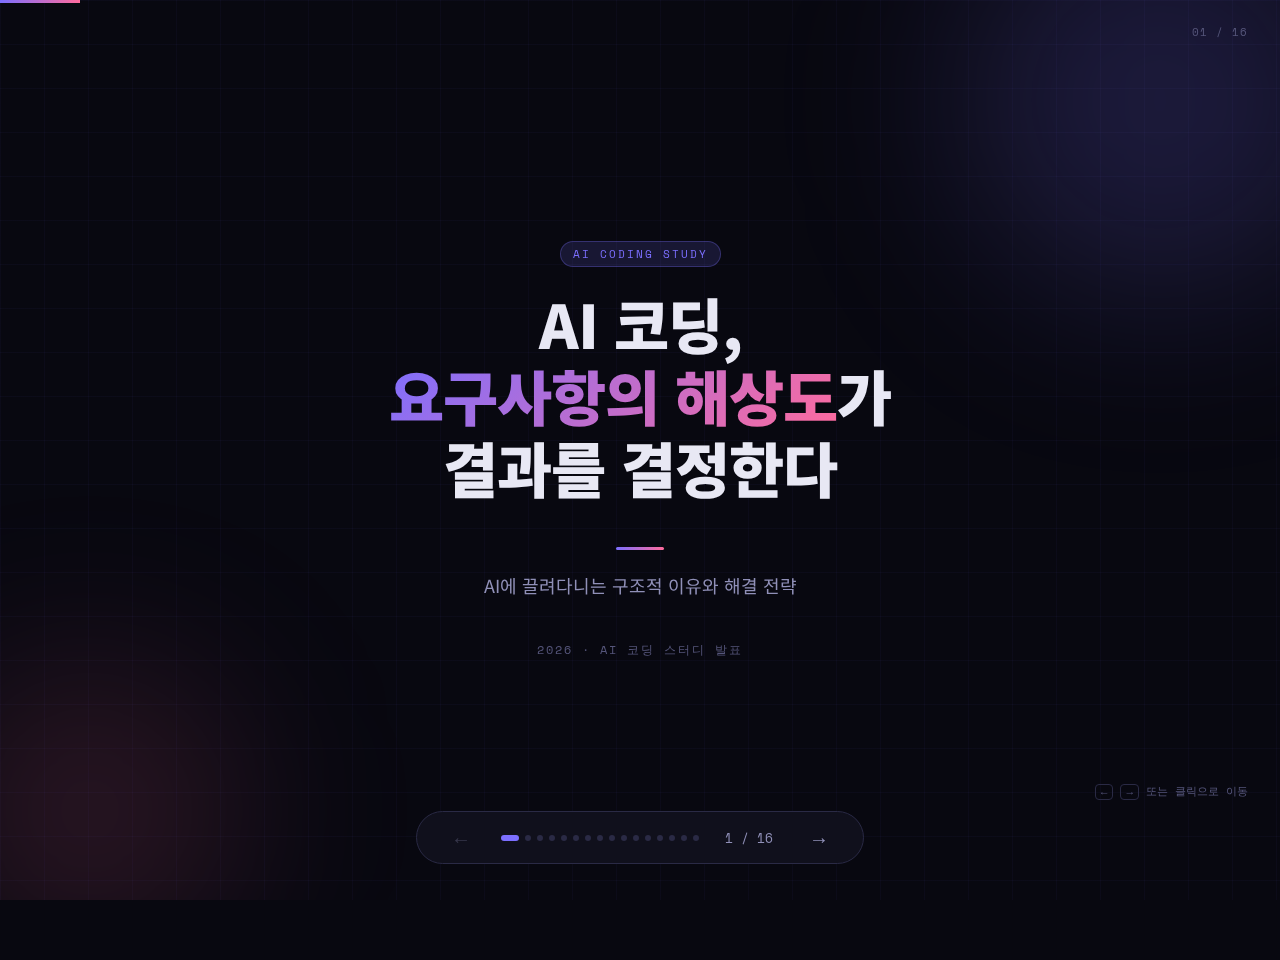
<file: AI 코딩/index_2.html>
<!DOCTYPE html>
<html lang="ko">
<head>
<meta charset="UTF-8">
<meta name="viewport" content="width=device-width, initial-scale=1.0">
<title>AI 코딩 — 요구사항의 해상도가 결과를 결정한다</title>
<style>
  @import url('https://fonts.googleapis.com/css2?family=Noto+Sans+KR:wght@300;400;500;700;900&family=Space+Mono:wght@400;700&display=swap');

  :root {
    --bg: #080810;
    --surface: #12121e;
    --surface2: #1a1a2e;
    --border: #2a2a45;
    --accent: #7c6fff;
    --accent2: #ff6b9d;
    --accent3: #43e8a0;
    --accent4: #f9c84a;
    --text: #e8e8f4;
    --text-dim: #9090b8;
    --text-dimmer: #55557a;
  }

  * { margin: 0; padding: 0; box-sizing: border-box; }

  html, body {
    width: 100%; height: 100%;
    background: var(--bg);
    color: var(--text);
    font-family: 'Noto Sans KR', sans-serif;
    overflow: hidden;
  }

  /* ── 슬라이드 컨테이너 ── */
  .deck {
    position: relative;
    width: 100vw;
    height: 100vh;
  }

  .slide {
    position: absolute;
    inset: 0;
    display: flex;
    flex-direction: column;
    justify-content: center;
    align-items: center;
    padding: 60px 80px;
    opacity: 0;
    pointer-events: none;
    transform: translateY(30px);
    transition: opacity .5s ease, transform .5s ease;
  }

  .slide.active {
    opacity: 1;
    pointer-events: all;
    transform: translateY(0);
  }

  /* ── 격자 배경 ── */
  body::before {
    content: '';
    position: fixed;
    inset: 0;
    background-image:
      linear-gradient(rgba(124,111,255,.04) 1px, transparent 1px),
      linear-gradient(90deg, rgba(124,111,255,.04) 1px, transparent 1px);
    background-size: 44px 44px;
    pointer-events: none;
    z-index: 0;
  }

  .slide { z-index: 1; }

  /* ── 네비게이션 ── */
  .nav {
    position: fixed;
    bottom: 36px;
    left: 50%;
    transform: translateX(-50%);
    display: flex;
    align-items: center;
    gap: 20px;
    z-index: 100;
    background: rgba(18,18,30,.85);
    backdrop-filter: blur(12px);
    border: 1px solid var(--border);
    border-radius: 50px;
    padding: 10px 24px;
  }

  .nav-btn {
    background: none;
    border: none;
    color: var(--text-dim);
    font-size: 20px;
    cursor: pointer;
    padding: 4px 10px;
    border-radius: 8px;
    transition: all .2s;
  }
  .nav-btn:hover { color: var(--accent); background: rgba(124,111,255,.12); }
  .nav-btn:disabled { opacity: .3; cursor: not-allowed; }

  .slide-counter {
    font-family: 'Space Mono', monospace;
    font-size: 13px;
    color: var(--text-dim);
    min-width: 60px;
    text-align: center;
  }

  .dot-nav {
    display: flex;
    gap: 6px;
  }

  .dot {
    width: 6px; height: 6px;
    border-radius: 50%;
    background: var(--border);
    transition: all .3s;
    cursor: pointer;
  }
  .dot.active { background: var(--accent); width: 18px; border-radius: 3px; }

  /* ── 진행 바 ── */
  .progress-bar {
    position: fixed;
    top: 0; left: 0;
    height: 3px;
    background: linear-gradient(90deg, var(--accent), var(--accent2));
    transition: width .4s ease;
    z-index: 200;
  }

  /* ── 슬라이드 번호 뱃지 ── */
  .slide-badge {
    position: fixed;
    top: 24px; right: 32px;
    font-family: 'Space Mono', monospace;
    font-size: 11px;
    color: var(--text-dimmer);
    letter-spacing: 1px;
    z-index: 100;
  }

  /* ── 공통 타이포 ── */
  .tag {
    display: inline-block;
    font-family: 'Space Mono', monospace;
    font-size: 11px;
    letter-spacing: 2px;
    padding: 4px 12px;
    border-radius: 20px;
    margin-bottom: 20px;
  }

  .tag-purple { background: rgba(124,111,255,.15); color: var(--accent); border: 1px solid rgba(124,111,255,.3); }
  .tag-pink   { background: rgba(255,107,157,.15); color: var(--accent2); border: 1px solid rgba(255,107,157,.3); }
  .tag-green  { background: rgba(67,232,160,.15);  color: var(--accent3); border: 1px solid rgba(67,232,160,.3); }
  .tag-yellow { background: rgba(249,200,74,.15);  color: var(--accent4); border: 1px solid rgba(249,200,74,.3); }

  h1.main-title {
    font-size: clamp(32px, 5vw, 60px);
    font-weight: 900;
    line-height: 1.2;
    letter-spacing: -1px;
    text-align: center;
    margin-bottom: 24px;
  }

  h2.section-title {
    font-size: clamp(26px, 3.5vw, 44px);
    font-weight: 800;
    line-height: 1.25;
    letter-spacing: -0.5px;
    text-align: center;
    margin-bottom: 16px;
  }

  .subtitle {
    font-size: clamp(14px, 1.8vw, 18px);
    color: var(--text-dim);
    text-align: center;
    line-height: 1.7;
    max-width: 680px;
  }

  .gradient-text {
    background: linear-gradient(135deg, var(--accent), var(--accent2));
    -webkit-background-clip: text;
    -webkit-text-fill-color: transparent;
  }

  .gradient-text-green {
    background: linear-gradient(135deg, var(--accent3), #6ee7b7);
    -webkit-background-clip: text;
    -webkit-text-fill-color: transparent;
  }

  /* divider */
  .divider {
    width: 48px; height: 3px;
    background: linear-gradient(90deg, var(--accent), var(--accent2));
    border-radius: 2px;
    margin: 20px auto;
  }

  /* ━━━━━━━━━━━━━━━━━━━━━━━━━━━━━
     SLIDE 1: 표지
  ━━━━━━━━━━━━━━━━━━━━━━━━━━━━━ */
  #slide-1 {
    text-align: center;
  }

  .cover-orb {
    position: absolute;
    border-radius: 50%;
    filter: blur(90px);
    pointer-events: none;
  }
  .orb1 { width: 400px; height: 400px; background: rgba(124,111,255,.18); top: -100px; right: -80px; }
  .orb2 { width: 300px; height: 300px; background: rgba(255,107,157,.14); bottom: -60px; left: -60px; }

  .cover-meta {
    font-family: 'Space Mono', monospace;
    font-size: 12px;
    color: var(--text-dimmer);
    letter-spacing: 2px;
    margin-top: 40px;
  }

  /* ━━━━━━━━━━━━━━━━━━━━━━━━━━━━━
     SLIDE 2: 목차
  ━━━━━━━━━━━━━━━━━━━━━━━━━━━━━ */
  .agenda-grid {
    display: grid;
    grid-template-columns: repeat(2, 1fr);
    gap: 16px;
    width: 100%;
    max-width: 860px;
    margin-top: 32px;
  }

  .agenda-item {
    background: var(--surface);
    border: 1px solid var(--border);
    border-radius: 16px;
    padding: 24px 28px;
    display: flex;
    align-items: flex-start;
    gap: 16px;
    transition: border-color .2s;
  }
  .agenda-item:hover { border-color: var(--accent); }

  .agenda-num {
    font-family: 'Space Mono', monospace;
    font-size: 28px;
    font-weight: 700;
    opacity: .2;
    line-height: 1;
    flex-shrink: 0;
  }
  .agenda-content h3 { font-size: 16px; font-weight: 700; margin-bottom: 6px; }
  .agenda-content p  { font-size: 13px; color: var(--text-dim); line-height: 1.6; }

  /* ━━━━━━━━━━━━━━━━━━━━━━━━━━━━━
     SLIDE 3: 핵심 메시지
  ━━━━━━━━━━━━━━━━━━━━━━━━━━━━━ */
  .resolution-visual {
    display: flex;
    align-items: center;
    gap: 32px;
    margin-top: 40px;
    width: 100%;
    max-width: 900px;
  }

  .res-box {
    flex: 1;
    background: var(--surface);
    border: 1px solid var(--border);
    border-radius: 20px;
    padding: 28px 24px;
    text-align: center;
  }

  .res-box .label {
    font-size: 11px;
    font-family: 'Space Mono', monospace;
    letter-spacing: 2px;
    margin-bottom: 16px;
  }

  .res-pixels {
    display: grid;
    margin: 0 auto 16px;
  }

  .pixel { border-radius: 2px; }

  .res-low  .res-pixels { grid-template-columns: repeat(4, 1fr); gap: 4px; width: 80px; }
  .res-high .res-pixels { grid-template-columns: repeat(8, 1fr); gap: 2px; width: 80px; }
  .res-low  .pixel { height: 18px; background: var(--accent); opacity: .5; }
  .res-high .pixel { height: 9px;  background: var(--accent); opacity: .8; }

  .res-desc { font-size: 13px; color: var(--text-dim); line-height: 1.6; }

  .arrow-icon {
    font-size: 32px;
    color: var(--accent);
    flex-shrink: 0;
  }

  /* ━━━━━━━━━━━━━━━━━━━━━━━━━━━━━
     SLIDE 4: 스터디 목표
  ━━━━━━━━━━━━━━━━━━━━━━━━━━━━━ */
  .goal-list {
    display: flex;
    flex-direction: column;
    gap: 16px;
    width: 100%;
    max-width: 800px;
    margin-top: 32px;
  }

  .goal-item {
    background: var(--surface);
    border: 1px solid var(--border);
    border-left: 4px solid;
    border-radius: 0 14px 14px 0;
    padding: 20px 24px;
    display: flex;
    align-items: center;
    gap: 20px;
  }

  .goal-item:nth-child(1) { border-left-color: var(--accent); }
  .goal-item:nth-child(2) { border-left-color: var(--accent2); }
  .goal-item:nth-child(3) { border-left-color: var(--accent3); }
  .goal-item:nth-child(4) { border-left-color: var(--accent4); }

  .goal-icon { font-size: 28px; flex-shrink: 0; }
  .goal-text h3 { font-size: 15px; font-weight: 700; margin-bottom: 4px; }
  .goal-text p  { font-size: 13px; color: var(--text-dim); }

  /* ━━━━━━━━━━━━━━━━━━━━━━━━━━━━━
     SLIDE 5: 사례1 소개
  ━━━━━━━━━━━━━━━━━━━━━━━━━━━━━ */
  .case-intro {
    display: flex;
    align-items: center;
    gap: 60px;
    margin-top: 32px;
    width: 100%;
    max-width: 960px;
  }

  .case-icon-wrap {
    width: 120px; height: 120px;
    border-radius: 28px;
    display: flex;
    align-items: center;
    justify-content: center;
    font-size: 56px;
    flex-shrink: 0;
  }

  .case-detail { flex: 1; }
  .case-detail h3 { font-size: 22px; font-weight: 800; margin-bottom: 12px; }
  .case-detail p  { font-size: 15px; color: var(--text-dim); line-height: 1.8; }

  .feature-tags {
    display: flex;
    flex-wrap: wrap;
    gap: 8px;
    margin-top: 16px;
  }

  .ftag {
    font-size: 12px;
    background: var(--surface2);
    border: 1px solid var(--border);
    border-radius: 6px;
    padding: 4px 10px;
    color: var(--text-dim);
  }

  /* ━━━━━━━━━━━━━━━━━━━━━━━━━━━━━
     SLIDE 6: 사례1 Before/After
  ━━━━━━━━━━━━━━━━━━━━━━━━━━━━━ */
  .compare-grid {
    display: grid;
    grid-template-columns: 1fr 1fr;
    gap: 24px;
    width: 100%;
    max-width: 1000px;
    margin-top: 28px;
  }

  .compare-col {
    background: var(--surface);
    border: 1px solid var(--border);
    border-radius: 20px;
    overflow: hidden;
  }

  .compare-header {
    padding: 14px 20px;
    display: flex;
    align-items: center;
    gap: 10px;
    border-bottom: 1px solid var(--border);
  }

  .compare-header .dot-row { display: flex; gap: 5px; }
  .compare-header .dot-row span { width: 10px; height: 10px; border-radius: 50%; }
  .compare-header .dot-row span:nth-child(1) { background: #ff5f57; }
  .compare-header .dot-row span:nth-child(2) { background: #ffbd2e; }
  .compare-header .dot-row span:nth-child(3) { background: #28c840; }

  .compare-header .version-tag {
    margin-left: auto;
    font-size: 11px;
    font-family: 'Space Mono', monospace;
    padding: 3px 10px;
    border-radius: 4px;
  }

  .v-before .version-tag { background: rgba(255,107,157,.15); color: var(--accent2); }
  .v-after  .version-tag { background: rgba(67,232,160,.15); color: var(--accent3); }

  .compare-body { padding: 20px; }

  .feature-list { list-style: none; display: flex; flex-direction: column; gap: 10px; }
  .feature-list li {
    display: flex;
    align-items: flex-start;
    gap: 10px;
    font-size: 14px;
    line-height: 1.5;
  }
  .feature-list li .icon { flex-shrink: 0; font-size: 16px; }

  /* ━━━━━━━━━━━━━━━━━━━━━━━━━━━━━
     SLIDE 7: 사례1 상세 비교
  ━━━━━━━━━━━━━━━━━━━━━━━━━━━━━ */
  .diff-table {
    width: 100%;
    max-width: 880px;
    border-collapse: collapse;
    margin-top: 28px;
    font-size: 14px;
  }

  .diff-table th, .diff-table td {
    padding: 12px 16px;
    text-align: left;
    border-bottom: 1px solid var(--border);
  }

  .diff-table th {
    font-family: 'Space Mono', monospace;
    font-size: 11px;
    letter-spacing: 1px;
    color: var(--text-dim);
    background: var(--surface);
  }

  .diff-table td:first-child { color: var(--text-dim); width: 160px; }
  .diff-table .before-val { color: var(--accent2); }
  .diff-table .after-val  { color: var(--accent3); }
  .diff-table tr:hover td { background: rgba(124,111,255,.04); }

  /* ━━━━━━━━━━━━━━━━━━━━━━━━━━━━━
     SLIDE 8: 사례2 크리에이티브 코딩
  ━━━━━━━━━━━━━━━━━━━━━━━━━━━━━ */
  .creative-grid {
    display: grid;
    grid-template-columns: repeat(3, 1fr);
    gap: 16px;
    width: 100%;
    max-width: 960px;
    margin-top: 28px;
  }

  .creative-card {
    background: var(--surface);
    border: 1px solid var(--border);
    border-radius: 16px;
    padding: 22px 20px;
    transition: border-color .2s, transform .2s;
    cursor: pointer;
    text-decoration: none;
    color: inherit;
    display: block;
  }
  .creative-card:hover { border-color: var(--accent); transform: translateY(-4px); }

  .creative-thumb {
    width: 100%;
    aspect-ratio: 16/9;
    border-radius: 10px;
    margin-bottom: 14px;
    overflow: hidden;
    position: relative;
  }

  .thumb-particle { background: linear-gradient(135deg, #0a0a0f, #1a0a30); }
  .thumb-geo      { background: linear-gradient(135deg, #050510, #0a1a30); }
  .thumb-glass    { background: linear-gradient(135deg, #0d1a2a, #0a2a1a); }
  .thumb-bubble1  { background: linear-gradient(135deg, #100a20, #200a10); }
  .thumb-bubble2  { background: linear-gradient(135deg, #0a1020, #201020); }
  .thumb-3d       { background: linear-gradient(135deg, #0a200a, #200a20); }

  .thumb-dot {
    position: absolute;
    border-radius: 50%;
    animation: float 3s ease-in-out infinite;
  }

  @keyframes float {
    0%, 100% { transform: translateY(0); }
    50%       { transform: translateY(-8px); }
  }

  .creative-card h3 { font-size: 14px; font-weight: 700; margin-bottom: 6px; }
  .creative-card p  { font-size: 12px; color: var(--text-dim); }

  /* ━━━━━━━━━━━━━━━━━━━━━━━━━━━━━
     SLIDE 9: 기획 분석기
  ━━━━━━━━━━━━━━━━━━━━━━━━━━━━━ */
  .tool-showcase {
    display: flex;
    gap: 40px;
    align-items: center;
    width: 100%;
    max-width: 960px;
    margin-top: 32px;
  }

  .tool-mockup {
    flex: 1;
    background: var(--surface);
    border: 1px solid var(--border);
    border-radius: 20px;
    overflow: hidden;
    min-width: 0;
  }

  .mockup-bar {
    padding: 10px 16px;
    background: var(--surface2);
    border-bottom: 1px solid var(--border);
    display: flex;
    align-items: center;
    gap: 8px;
  }
  .mockup-bar .dots { display: flex; gap: 5px; }
  .mockup-bar .dots span { width: 9px; height: 9px; border-radius: 50%; }
  .mockup-bar .dots span:nth-child(1) { background: #ff5f57; }
  .mockup-bar .dots span:nth-child(2) { background: #ffbd2e; }
  .mockup-bar .dots span:nth-child(3) { background: #28c840; }
  .mockup-bar .url { font-size: 11px; color: var(--text-dimmer); font-family: monospace; margin-left: 8px; }

  .mockup-content { padding: 20px; }

  .mock-upload {
    border: 2px dashed var(--border);
    border-radius: 12px;
    padding: 24px;
    text-align: center;
    margin-bottom: 12px;
  }
  .mock-upload .icon { font-size: 28px; }
  .mock-upload p { font-size: 12px; color: var(--text-dim); margin-top: 6px; }

  .mock-btn {
    width: 100%;
    padding: 10px;
    background: linear-gradient(135deg, var(--accent), #a78bfa);
    border-radius: 10px;
    text-align: center;
    font-size: 13px;
    font-weight: 700;
    color: white;
  }

  .tool-desc { flex: 1; }
  .tool-desc h3 { font-size: 22px; font-weight: 800; margin-bottom: 16px; }
  .tool-desc p  { font-size: 14px; color: var(--text-dim); line-height: 1.8; margin-bottom: 20px; }

  .feature-chips { display: flex; flex-wrap: wrap; gap: 8px; }
  .chip {
    font-size: 12px;
    padding: 5px 12px;
    border-radius: 20px;
    border: 1px solid;
  }
  .chip-p { background: rgba(124,111,255,.1); color: var(--accent); border-color: rgba(124,111,255,.3); }
  .chip-y { background: rgba(249,200,74,.1);  color: var(--accent4); border-color: rgba(249,200,74,.3); }
  .chip-g { background: rgba(67,232,160,.1);  color: var(--accent3); border-color: rgba(67,232,160,.3); }
  .chip-r { background: rgba(255,107,157,.1); color: var(--accent2); border-color: rgba(255,107,157,.3); }

  /* ━━━━━━━━━━━━━━━━━━━━━━━━━━━━━
     SLIDE 10: 결론
  ━━━━━━━━━━━━━━━━━━━━━━━━━━━━━ */
  .insight-grid {
    display: grid;
    grid-template-columns: repeat(3, 1fr);
    gap: 16px;
    width: 100%;
    max-width: 920px;
    margin-top: 32px;
  }

  .insight-card {
    background: var(--surface);
    border: 1px solid var(--border);
    border-radius: 18px;
    padding: 28px 22px;
    text-align: center;
  }
  .insight-card .ins-icon { font-size: 36px; margin-bottom: 14px; }
  .insight-card h3 { font-size: 15px; font-weight: 700; margin-bottom: 8px; }
  .insight-card p  { font-size: 13px; color: var(--text-dim); line-height: 1.7; }

  /* ━━━━━━━━━━━━━━━━━━━━━━━━━━━━━
     SLIDE 11: 마무리
  ━━━━━━━━━━━━━━━━━━━━━━━━━━━━━ */
  .closing-quote {
    font-size: clamp(20px, 3vw, 34px);
    font-weight: 800;
    text-align: center;
    line-height: 1.5;
    max-width: 760px;
    margin: 24px 0;
  }
  .closing-quote em {
    font-style: normal;
    background: linear-gradient(135deg, var(--accent), var(--accent2));
    -webkit-background-clip: text;
    -webkit-text-fill-color: transparent;
  }

  /* ── 키보드 힌트 ── */
  .key-hint {
    position: fixed;
    bottom: 100px;
    right: 32px;
    font-size: 11px;
    color: var(--text-dimmer);
    font-family: 'Space Mono', monospace;
    text-align: right;
  }
  .key-hint kbd {
    display: inline-block;
    border: 1px solid var(--border);
    border-radius: 4px;
    padding: 1px 5px;
    font-size: 11px;
  }

  /* ── 데모 열기 버튼 ── */
  .demo-links {
    display: flex;
    gap: 12px;
    margin-top: 20px;
    flex-wrap: wrap;
  }

  .demo-btn {
    display: inline-flex;
    align-items: center;
    gap: 8px;
    padding: 9px 16px;
    border-radius: 10px;
    font-size: 13px;
    font-weight: 600;
    text-decoration: none;
    transition: all .2s;
    border: 1px solid;
    cursor: pointer;
  }

  .demo-btn-before {
    background: rgba(255,107,157,.1);
    color: var(--accent2);
    border-color: rgba(255,107,157,.3);
  }
  .demo-btn-before:hover {
    background: rgba(255,107,157,.2);
    transform: translateY(-2px);
    box-shadow: 0 4px 16px rgba(255,107,157,.2);
  }

  .demo-btn-after {
    background: rgba(67,232,160,.1);
    color: var(--accent3);
    border-color: rgba(67,232,160,.3);
  }
  .demo-btn-after:hover {
    background: rgba(67,232,160,.2);
    transform: translateY(-2px);
    box-shadow: 0 4px 16px rgba(67,232,160,.2);
  }

  .demo-btn-tool {
    background: rgba(124,111,255,.12);
    color: var(--accent);
    border-color: rgba(124,111,255,.3);
    padding: 11px 22px;
    font-size: 14px;
    margin-top: 20px;
  }
  .demo-btn-tool:hover {
    background: rgba(124,111,255,.22);
    transform: translateY(-2px);
    box-shadow: 0 4px 20px rgba(124,111,255,.25);
  }

  /* 클릭 가능한 agenda 아이템 */
  .agenda-item[data-slide] {
    cursor: pointer;
    user-select: none;
    transition: border-color .2s, transform .15s;
  }
  .agenda-item[data-slide]:hover {
    border-color: var(--accent);
    transform: translateY(-2px);
  }

  /* compare-header 내 open 링크 */
  .open-link {
    margin-left: auto;
    font-size: 11px;
    font-family: 'Space Mono', monospace;
    padding: 3px 10px;
    border-radius: 6px;
    text-decoration: none;
    border: 1px solid;
    transition: all .2s;
    flex-shrink: 0;
  }
  .open-link:hover { transform: translateY(-1px); }
  .open-link-before {
    background: rgba(255,107,157,.1);
    color: var(--accent2);
    border-color: rgba(255,107,157,.3);
  }
  .open-link-before:hover { background: rgba(255,107,157,.2); }
  .open-link-after {
    background: rgba(67,232,160,.1);
    color: var(--accent3);
    border-color: rgba(67,232,160,.3);
  }
  .open-link-after:hover { background: rgba(67,232,160,.2); }

  /* 애니메이션 */
  @keyframes pulse { 0%,100%{opacity:.7} 50%{opacity:1} }
  .pulse { animation: pulse 2s ease infinite; }

  /* ━━━━━━━━━━━━━━━━━━━━━━━━━━━━━
     MOBILE RESPONSIVE
  ━━━━━━━━━━━━━━━━━━━━━━━━━━━━━ */
  @media (max-width: 768px) {

    /* 슬라이드 기본 패딩 & 스크롤 — 가운데 정렬 */
    .slide {
      padding: 40px 20px 100px !important;
      overflow-y: auto;
      -webkit-overflow-scrolling: touch;
      justify-content: center;
    }

    /* iframe 슬라이드: iframe 숨기고 설명 패널만 표시 */
    #slide-5, #slide-8, #slide-14, #slide-15 {
      flex-direction: column !important;
      align-items: center !important;
      overflow-y: auto !important;
      justify-content: center !important;
    }

    /* 콘텐츠 많은 슬라이드는 위 맞춤 유지 */
    #slide-7 { justify-content: flex-start !important; }

    .iframe-panel-left {
      flex: none !important;
      width: 100% !important;
      padding: 36px 20px 32px !important;
      border-right: none !important;
      border-bottom: 1px solid rgba(255,255,255,.08);
      overflow-y: visible !important;
    }

    .iframe-panel-right {
      display: none !important;
    }

    /* 그리드 → 1열 */
    .agenda-grid,
    .compare-grid,
    .insight-grid,
    .missing-grid,
    .creative-grid {
      grid-template-columns: 1fr !important;
      gap: 12px !important;
    }

    .creative-grid-2 {
      grid-template-columns: 1fr 1fr !important;
      gap: 10px !important;
    }

    .ref-images {
      grid-template-columns: 1fr 1fr !important;
      gap: 8px !important;
    }

    /* flex row → column */
    .resolution-visual,
    .case-intro,
    .tool-showcase,
    .ref-layout {
      flex-direction: column !important;
      gap: 20px !important;
    }

    .arrow-icon {
      transform: rotate(90deg);
      align-self: center;
    }

    .case-icon-wrap {
      width: 80px !important;
      height: 80px !important;
      font-size: 36px !important;
    }

    /* 네비게이션 */
    .nav {
      bottom: 16px;
      padding: 8px 16px;
      gap: 10px;
    }

    .dot-nav { display: none; }
    .key-hint { display: none !important; }

    .slide-badge { top: 12px; right: 16px; font-size: 10px; }

    /* 표 — 가로 스크롤 */
    .diff-table {
      display: block;
      overflow-x: auto;
      font-size: 12px;
    }
    .diff-table td:first-child { width: auto; min-width: 90px; }

    .spec-table-wrap { overflow-x: auto; }

    /* slide-7 특수 패딩 복원 */
    #slide-7 { padding: 36px 16px 100px !important; }

    .prompt-box { font-size: 13px !important; }
  }

  @media (max-width: 480px) {
    .creative-grid-2 { grid-template-columns: 1fr !important; }
  }

  /* ━━━━━━━━━━━━━━━━━━━━━━━━━━━━━
     NEW: 프롬프트 박스 (슬라이드 5, 9)
  ━━━━━━━━━━━━━━━━━━━━━━━━━━━━━ */
  .prompt-box {
    background: var(--surface2);
    border: 1px solid var(--border);
    border-left: 4px solid var(--accent2);
    border-radius: 0 12px 12px 0;
    padding: 18px 24px;
    font-family: 'Space Mono', monospace;
    font-size: 16px;
    color: var(--text);
    max-width: 700px;
    width: 100%;
    margin: 12px 0;
  }
  .prompt-label {
    font-family: 'Space Mono', monospace;
    font-size: 10px;
    letter-spacing: 2px;
    color: var(--text-dimmer);
    margin-bottom: 8px;
  }

  /* ━━━━━━━━━━━━━━━━━━━━━━━━━━━━━
     NEW: 누락 기능 그리드 (슬라이드 6)
  ━━━━━━━━━━━━━━━━━━━━━━━━━━━━━ */
  .missing-grid {
    display: grid;
    grid-template-columns: repeat(3, 1fr);
    gap: 14px;
    width: 100%;
    max-width: 920px;
    margin-top: 28px;
  }
  .missing-card {
    background: var(--surface);
    border: 1px solid rgba(255,107,157,.25);
    border-radius: 14px;
    padding: 20px 18px;
  }
  .missing-card .miss-icon { font-size: 26px; margin-bottom: 8px; }
  .missing-card h3 { font-size: 13px; font-weight: 700; margin-bottom: 6px; color: var(--accent2); }
  .missing-card p { font-size: 12px; color: var(--text-dim); line-height: 1.5; }

  /* ━━━━━━━━━━━━━━━━━━━━━━━━━━━━━
     NEW: 레퍼런스 이미지 (슬라이드 10)
  ━━━━━━━━━━━━━━━━━━━━━━━━━━━━━ */
  .ref-layout {
    display: flex;
    gap: 32px;
    align-items: flex-start;
    width: 100%;
    max-width: 960px;
    margin-top: 28px;
  }
  .ref-desc { flex: 1; min-width: 0; }
  .ref-desc h3 { font-size: 17px; font-weight: 700; margin-bottom: 14px; }
  .ref-keyword {
    display: flex;
    align-items: center;
    gap: 10px;
    background: var(--surface);
    border: 1px solid var(--border);
    border-radius: 10px;
    padding: 10px 14px;
    font-size: 13px;
    margin-bottom: 10px;
  }
  .ref-keyword .rk-icon { font-size: 20px; }
  .ref-images {
    flex: 1.4;
    display: grid;
    grid-template-columns: 1fr 1fr;
    gap: 10px;
  }
  .ref-img-wrap {
    border-radius: 10px;
    overflow: hidden;
    border: 1px solid var(--border);
    aspect-ratio: 4/3;
    background: var(--surface);
  }
  .ref-img-wrap img { width: 100%; height: 100%; object-fit: cover; display: block; }

  /* ━━━━━━━━━━━━━━━━━━━━━━━━━━━━━
     NEW: 크리에이티브 2열 (슬라이드 11, 12)
  ━━━━━━━━━━━━━━━━━━━━━━━━━━━━━ */
  .creative-grid-2 {
    display: grid;
    grid-template-columns: 1fr 1fr;
    gap: 20px;
    width: 100%;
    max-width: 800px;
    margin-top: 24px;
  }

  /* ━━━━━━━━━━━━━━━━━━━━━━━━━━━━━
     NEW: iframe 슬라이드 레이아웃
  ━━━━━━━━━━━━━━━━━━━━━━━━━━━━━ */
  .iframe-panel-left {
    flex: 0 0 360px;
    display: flex;
    flex-direction: column;
    justify-content: center;
    padding: 44px 36px 44px 60px;
    gap: 14px;
    overflow-y: auto;
    border-right: 1px solid rgba(255,255,255,.08);
  }
  .iframe-panel-right {
    flex: 1;
    display: flex;
    flex-direction: column;
    overflow: hidden;
    background: #080808;
  }
  .mockup-bar {
    flex-shrink: 0;
    height: 36px;
    background: rgba(30,30,40,.98);
    border-bottom: 1px solid rgba(255,255,255,.08);
    display: flex;
    align-items: center;
    padding: 0 14px;
    gap: 7px;
  }
  .mockup-dot { width: 12px; height: 12px; border-radius: 50%; }
  .mockup-dot-r { background: #ff5f56; }
  .mockup-dot-y { background: #ffbd2e; }
  .mockup-dot-g { background: #27c93f; }
  .mockup-url {
    flex: 1;
    margin-left: 10px;
    background: rgba(255,255,255,.07);
    border-radius: 12px;
    height: 20px;
    display: flex;
    align-items: center;
    padding: 0 12px;
    font-size: 11px;
    color: var(--text-dim);
    letter-spacing: .3px;
  }

  /* ━━━━━━━━━━━━━━━━━━━━━━━━━━━━━
     NEW: 기능정의서 스펙 테이블
  ━━━━━━━━━━━━━━━━━━━━━━━━━━━━━ */
  .spec-table-wrap {
    width: 100%;
    overflow-y: auto;
    max-height: 230px;
    border-radius: 10px;
    border: 1px solid rgba(255,255,255,.1);
  }
  .spec-table {
    width: 100%;
    border-collapse: collapse;
    font-size: 11.5px;
    table-layout: fixed;
  }
  .spec-table thead th {
    position: sticky;
    top: 0;
    background: rgba(18,18,32,.98);
    color: var(--text-dim);
    font-weight: 600;
    letter-spacing: .6px;
    text-transform: uppercase;
    padding: 9px 10px;
    border-bottom: 1px solid rgba(255,255,255,.12);
    font-size: 10px;
    text-align: left;
  }
  .spec-table tbody td {
    padding: 5.5px 10px;
    border-bottom: 1px solid rgba(255,255,255,.05);
    vertical-align: middle;
    line-height: 1.5;
    color: var(--text);
  }
  .spec-table tbody tr:hover td { background: rgba(255,255,255,.04); }
  .sc {
    display: inline-block;
    padding: 2px 8px;
    border-radius: 10px;
    font-size: 10px;
    font-weight: 600;
    white-space: nowrap;
  }
  .sc-login  { background: rgba(139,92,246,.2);  color: #c4b5fd; }
  .sc-social { background: rgba(249,115,22,.2);  color: #fdba74; }
  .sc-agree  { background: rgba(234,179,8,.15);  color: #fde68a; }
  .sc-signup { background: rgba(236,72,153,.2);  color: #f9a8d4; }
  .sc-findid { background: rgba(59,130,246,.2);  color: #93c5fd; }
  .sc-findpw { background: rgba(16,185,129,.2);  color: #6ee7b7; }
  .sc-simple { background: rgba(6,182,212,.2);   color: #67e8f9; }
  .sc-alert  { background: rgba(239,68,68,.2);   color: #fca5a5; }
</style>
</head>
<body>

<div class="progress-bar" id="progressBar"></div>
<div class="slide-badge" id="slideBadge"></div>

<div class="deck" id="deck">

  <!-- ════════════════════════════════
       SLIDE 1 · 표지
  ════════════════════════════════ -->
  <section class="slide active" id="slide-1">
    <div class="cover-orb orb1"></div>
    <div class="cover-orb orb2"></div>
    <div class="tag tag-purple">AI CODING STUDY</div>
    <h1 class="main-title">
      AI 코딩,<br>
      <span class="gradient-text">요구사항의 해상도</span>가<br>
      결과를 결정한다
    </h1>
    <div class="divider"></div>
    <p class="subtitle">
      AI에 끌려다니는 구조적 이유와 해결 전략
    </p>
    <div class="cover-meta">2026 · AI 코딩 스터디 발표</div>
  </section>

  <!-- ════════════════════════════════
       SLIDE 2 · 앞으로 이야기할 것들 (목차)
  ════════════════════════════════ -->
  <section class="slide" id="slide-toc">
    <div class="tag tag-purple">TABLE OF CONTENTS</div>
    <h2 class="section-title">앞으로 이야기할 것들</h2>
    <div class="divider"></div>
    <div style="display:flex; flex-direction:column; gap:14px; width:100%; max-width:680px; margin-top:28px;">
      <div style="display:flex; align-items:center; gap:20px; background:var(--surface); border:1px solid var(--border); border-radius:14px; padding:16px 24px;">
        <span style="font-family:'Space Mono',monospace; font-size:22px; font-weight:700; opacity:.25; flex-shrink:0;">01</span>
        <div>
          <div style="font-size:15px; font-weight:700; margin-bottom:3px;">왜 AI 코딩인가?</div>
          <div style="font-size:12px; color:var(--text-dim);">AI 코딩을 시작한 이유와 기대했던 것들</div>
        </div>
      </div>
      <div style="display:flex; align-items:center; gap:20px; background:var(--surface); border:1px solid var(--border); border-radius:14px; padding:16px 24px;">
        <span style="font-family:'Space Mono',monospace; font-size:22px; font-weight:700; opacity:.25; flex-shrink:0;">02</span>
        <div>
          <div style="font-size:15px; font-weight:700; margin-bottom:3px;">하지만 현실은?</div>
          <div style="font-size:12px; color:var(--text-dim);">AI에게 끌려다니는 상황과 구조적 문제</div>
        </div>
      </div>
      <div style="display:flex; align-items:center; gap:20px; background:var(--surface); border:1px solid rgba(255,107,157,.3); border-radius:14px; padding:16px 24px;">
        <span style="font-family:'Space Mono',monospace; font-size:22px; font-weight:700; color:var(--accent2); opacity:.6; flex-shrink:0;">03</span>
        <div>
          <div style="font-size:15px; font-weight:700; margin-bottom:3px; color:var(--accent2);">Case 01 — 로그인 페이지</div>
          <div style="font-size:12px; color:var(--text-dim);">단순 요청 vs 기능정의서 기반 요청 비교</div>
        </div>
      </div>
      <div style="display:flex; align-items:center; gap:20px; background:var(--surface); border:1px solid rgba(124,111,255,.3); border-radius:14px; padding:16px 24px;">
        <span style="font-family:'Space Mono',monospace; font-size:22px; font-weight:700; color:var(--accent); opacity:.6; flex-shrink:0;">04</span>
        <div>
          <div style="font-size:15px; font-weight:700; margin-bottom:3px; color:var(--accent);">Case 02 — 크리에이티브 코딩</div>
          <div style="font-size:12px; color:var(--text-dim);">레퍼런스와 디테일이 만드는 결과물의 차이</div>
        </div>
      </div>
      <div style="display:flex; align-items:center; gap:20px; background:var(--surface); border:1px solid rgba(249,200,74,.3); border-radius:14px; padding:16px 24px;">
        <span style="font-family:'Space Mono',monospace; font-size:22px; font-weight:700; color:var(--accent4); opacity:.6; flex-shrink:0;">05</span>
        <div>
          <div style="font-size:15px; font-weight:700; margin-bottom:3px; color:var(--accent4);">깨달은 점 & 최종 목표</div>
          <div style="font-size:12px; color:var(--text-dim);">요구사항 해상도가 결과를 결정한다</div>
        </div>
      </div>
    </div>
  </section>

  <!-- ════════════════════════════════
       SLIDE 3 · 목차 (기존)
  ════════════════════════════════ -->
  <section class="slide" id="slide-2">
    <div class="tag tag-purple">WHY AI CODING</div>
    <h2 class="section-title">왜 AI 코딩을 하려고 하는가?</h2>
    <div class="divider"></div>
    <div class="insight-grid" style="margin-top:36px;">
      <div class="insight-card">
        <div class="ins-icon">💡</div>
        <h3>아이디어 실현력 확보</h3>
        <p>머릿속의 아이디어를 직접 코드로 구현해낼 수 있는 실행력을 갖추기 위해</p>
      </div>
      <div class="insight-card">
        <div class="ins-icon">🗣️</div>
        <h3>설계 언어화 능력 강화</h3>
        <p>기획·설계 의도를 AI가 이해할 수 있는 언어로 정확하게 표현하는 역량 개발</p>
      </div>
      <div class="insight-card">
        <div class="ins-icon">⚡</div>
        <h3>급변하는 AI 시대, 뒤처지지 않기</h3>
        <p>하루가 다르게 발전하는 AI 기술의 흐름을 직접 체험하고, 시대에 뒤처지지 않기 위한 실질적인 역량을 갖추기 위해</p>
      </div>
    </div>
  </section>

  <!-- ════════════════════════════════
       SLIDE 3 · 스터디 목표
  ════════════════════════════════ -->
  <section class="slide" id="slide-3">
    <div class="tag tag-green">EXPECTATIONS</div>
    <h2 class="section-title">AI 코딩으로 기대한 것들</h2>
    <div class="insight-grid" style="margin-top:36px;">
      <div class="insight-card">
        <div class="ins-icon">🤝</div>
        <h3>협업을 위한 이해</h3>
        <p>개발자·AI와 더 정확하게 소통하기 위해 코딩의 흐름과 구조를 직접 이해하고 싶었다</p>
      </div>
      <div class="insight-card">
        <div class="ins-icon">🎯</div>
        <h3>한 줄의 명령어로 확실한 결과물 구현</h3>
        <p>무엇을 원하는지 명확하게 전달하면, AI가 정확한 결과물을 만들어줄 것이라 기대했다</p>
      </div>
      <div class="insight-card">
        <div class="ins-icon">💡</div>
        <h3>아이디어 실현</h3>
        <p>기획한 아이디어를 코드 한 줄 없이도 직접 구현해낼 수 있다는 가능성에 끌렸다</p>
      </div>
    </div>
  </section>

  <!-- ════════════════════════════════
       SLIDE 4 · 하지만 현실은?
  ════════════════════════════════ -->
  <section class="slide" id="slide-4">
    <div class="tag tag-pink">BUT REALITY</div>
    <h2 class="section-title">하지만 현실은? <span class="gradient-text">AI에게 끌려다니는 상황</span></h2>
    <div style="display:flex; gap:24px; width:100%; max-width:1150px; margin-top:36px;">
      <div style="flex:1; background:var(--surface); border:1px solid rgba(124,111,255,.3); border-radius:20px; padding:32px 28px; position:relative; overflow:hidden;">
        <div style="position:absolute; top:0; left:0; right:0; height:3px; background:linear-gradient(90deg,var(--accent),transparent);"></div>
        <div style="font-size:36px; margin-bottom:14px;">😵</div>
        <h3 style="font-size:19px; font-weight:700; margin-bottom:10px; color:var(--accent);">PLAN 모드에 끌려다니는 나</h3>
        <p style="font-size:13px; color:var(--text-dim); line-height:1.7; margin-bottom:14px;">
          개발 지식이 전혀 없는 상태에서 시작 —<br>AI가 제안하는 PLAN 모드에 그냥 OK만 누르는 나
        </p>
        <ul style="list-style:none; display:flex; flex-direction:column; gap:8px;">
          <li style="font-size:13px; color:var(--text-dim); display:flex; gap:8px;"><span style="color:var(--accent); flex-shrink:0;">→</span> 코드가 뭔지도 모르는 채로 시작</li>
          <li style="font-size:13px; color:var(--text-dim); display:flex; gap:8px;"><span style="color:var(--accent); flex-shrink:0;">→</span> AI 제안을 검토할 기준조차 없음</li>
          <li style="font-size:13px; color:var(--text-dim); display:flex; gap:8px;"><span style="color:var(--accent); flex-shrink:0;">→</span> PLAN이 맞는지 틀린지 판단 불가</li>
        </ul>
      </div>
      <div style="flex:1; background:var(--surface); border:1px solid rgba(255,107,157,.3); border-radius:20px; padding:32px 28px; position:relative; overflow:hidden;">
        <div style="position:absolute; top:0; left:0; right:0; height:3px; background:linear-gradient(90deg,var(--accent2),transparent);"></div>
        <div style="font-size:36px; margin-bottom:14px;">🚨</div>
        <h3 style="font-size:19px; font-weight:700; margin-bottom:10px; color:var(--accent2);">기능 누락</h3>
        <p style="font-size:13px; color:var(--text-dim); line-height:1.7; margin-bottom:14px;">
          내가 원했던 기능인데 AI가 알아서 뺀 것들 —<br>또는 처음부터 요청 자체를 안 했던 것들
        </p>
        <ul style="list-style:none; display:flex; flex-direction:column; gap:8px;">
          <li style="font-size:13px; color:var(--text-dim); display:flex; gap:8px;"><span style="color:var(--accent2); flex-shrink:0;">→</span> 아이디 저장 / 자동로그인 없음</li>
          <li style="font-size:13px; color:var(--text-dim); display:flex; gap:8px;"><span style="color:var(--accent2); flex-shrink:0;">→</span> 아이디 찾기 / 비밀번호 찾기 없음</li>
          <li style="font-size:13px; color:var(--text-dim); display:flex; gap:8px;"><span style="color:var(--accent2); flex-shrink:0;">→</span> 네이버 소셜 로그인 없음</li>
          <li style="font-size:13px; color:var(--text-dim); display:flex; gap:8px;"><span style="color:var(--accent2); flex-shrink:0;">→</span> 본인인증 없음</li>
        </ul>
      </div>
      <div style="flex:1; background:var(--surface); border:1px solid rgba(249,200,74,.3); border-radius:20px; padding:32px 28px; position:relative; overflow:hidden;">
        <div style="position:absolute; top:0; left:0; right:0; height:3px; background:linear-gradient(90deg,var(--accent4),transparent);"></div>
        <div style="font-size:36px; margin-bottom:14px;">🤯</div>
        <h3 style="font-size:19px; font-weight:700; margin-bottom:10px; color:var(--accent4);">생각과는 다른 결과물</h3>
        <p style="font-size:13px; color:var(--text-dim); line-height:1.7; margin-bottom:14px;">
          만들어주긴 했는데 내가 원한 게 이게 아닌데 —<br>방향 자체가 달랐던 것들
        </p>
        <ul style="list-style:none; display:flex; flex-direction:column; gap:8px;">
          <li style="font-size:13px; color:var(--text-dim); display:flex; gap:8px;"><span style="color:var(--accent4); flex-shrink:0;">→</span> 이메일이 아닌 아이디 기반이어야 했음</li>
          <li style="font-size:13px; color:var(--text-dim); display:flex; gap:8px;"><span style="color:var(--accent4); flex-shrink:0;">→</span> 비밀번호 글자 수 제한이 있어야 했음</li>
          <li style="font-size:13px; color:var(--text-dim); display:flex; gap:8px;"><span style="color:var(--accent4); flex-shrink:0;">→</span> 요청만 해서는 의도를 파악하지 못함</li>
        </ul>
      </div>
    </div>
  </section>

  <!-- ════════════════════════════════
       SLIDE 5 · 사례1 v1 단순 요청
  ════════════════════════════════ -->
  <section class="slide" id="slide-5" style="padding:0; flex-direction:row; overflow:hidden; align-items:stretch; justify-content:flex-start;">
    <div class="iframe-panel-left">
      <div class="tag tag-pink">CASE STUDY 01</div>
      <h2 class="section-title" style="font-size:clamp(20px,2vw,26px); text-align:left; margin:0;">
        로그인 페이지<br>
        <span style="background:linear-gradient(135deg,var(--accent2),#ff9f9f);-webkit-background-clip:text;-webkit-text-fill-color:transparent;">v1 단순 요청</span>
      </h2>
      <div class="prompt-label">USER PROMPT</div>
      <div class="prompt-box" style="font-size:13px; padding:14px 18px;">"로그인 페이지 만들어줘"</div>
      <p style="font-size:13px; color:var(--text-dim); line-height:1.7; margin:0;">
        별다른 조건 없이 단 한 줄의 요청으로 생성.<br>
        AI가 '일반적인 로그인 페이지'라고 판단한 기준으로 구현됨.
      </p>
      <a class="demo-btn demo-btn-before" href="사례 1 로그인 페이지/index.html" target="_blank" style="align-self:flex-start; margin-top:4px;">↗ 새 탭으로 열기</a>
    </div>
    <div class="iframe-panel-right">
      <div class="mockup-bar">
        <span class="mockup-dot mockup-dot-r"></span>
        <span class="mockup-dot mockup-dot-y"></span>
        <span class="mockup-dot mockup-dot-g"></span>
        <div class="mockup-url">사례 1 로그인 페이지 / index.html</div>
      </div>
      <iframe src="사례 1 로그인 페이지/index.html" style="flex:1; border:none; width:100%; height:100%;"></iframe>
    </div>
  </section>

  <!-- ════════════════════════════════
       SLIDE 6 · 사례1 누락된 기능들
  ════════════════════════════════ -->
  <section class="slide" id="slide-6">
    <div class="tag tag-pink">CASE STUDY 01</div>
    <h2 class="section-title">누락된 기능들</h2>
    <div class="missing-grid">
      <div class="missing-card">
        <div class="miss-icon">❎</div>
        <h3>아이디 방식</h3>
        <p>이메일이 아닌 <strong style="color:var(--text)">아이디 기반</strong> 로그인이어야 했음</p>
      </div>
      <div class="missing-card">
        <div class="miss-icon">🔒</div>
        <h3>비밀번호 제한</h3>
        <p><strong style="color:var(--text)">글자 수 제한</strong>이 없음 — 8~12자 + 특수문자 조건 필요</p>
      </div>
      <div class="missing-card">
        <div class="miss-icon">🔄</div>
        <h3>자동 로그인</h3>
        <p>다음 방문 시 자동으로 로그인되는 <strong style="color:var(--text)">자동로그인</strong> 기능 없음</p>
      </div>
      <div class="missing-card">
        <div class="miss-icon">🔎</div>
        <h3>아이디 찾기</h3>
        <p>아이디를 잊었을 때 찾을 수 있는 <strong style="color:var(--text)">아이디 찾기</strong> 기능 없음</p>
      </div>
      <div class="missing-card">
        <div class="miss-icon">💾</div>
        <h3>아이디 저장</h3>
        <p>로그인 시 아이디를 기억해두는 <strong style="color:var(--text)">아이디 저장</strong> 기능 없음</p>
      </div>
      <div class="missing-card">
        <div class="miss-icon">🌐</div>
        <h3>간편인증 (네이버)</h3>
        <p>구글/카카오는 있지만 <strong style="color:var(--text)">네이버</strong> 소셜 로그인 누락</p>
      </div>
    </div>
  </section>

  <!-- ════════════════════════════════
       SLIDE 7 · 사례1 기능정의서
  ════════════════════════════════ -->
  <section class="slide" id="slide-7" style="justify-content:flex-start; overflow-y:auto; padding:36px 60px 40px;">
    <div class="tag tag-pink">CASE STUDY 01</div>
    <h2 class="section-title" style="margin-bottom:6px;">기능정의서 새로 작성</h2>
    <p class="subtitle" style="margin-bottom:16px;">누락된 기능들을 바탕으로, 처음부터 기능정의서를 작성하여 v2에 전달</p>
    <div class="compare-grid" style="max-width:860px; width:100%;">
      <div class="compare-col">
        <div class="compare-header v-before">
          <div class="dot-row"><span></span><span></span><span></span></div>
          <span style="font-size:13px; color:var(--text-dim)">v1 이후 — 발견된 문제</span>
          <span class="version-tag">문제 파악</span>
        </div>
        <div class="compare-body">
          <ul class="feature-list">
            <li><span class="icon" style="color:var(--accent2)">✕</span> 이메일 기반 → 아이디 방식이어야 함</li>
            <li><span class="icon" style="color:var(--accent2)">✕</span> 비밀번호 유효성 조건 없음</li>
            <li><span class="icon" style="color:var(--accent2)">✕</span> 자동로그인 / 아이디저장 없음</li>
            <li><span class="icon" style="color:var(--accent2)">✕</span> 아이디찾기 / 비밀번호찾기 없음</li>
            <li><span class="icon" style="color:var(--accent2)">✕</span> 네이버 간편인증 누락</li>
            <li><span class="icon" style="color:var(--accent2)">✕</span> 본인인증 / 주소 검색 없음</li>
          </ul>
        </div>
      </div>
      <div class="compare-col">
        <div class="compare-header v-after">
          <div class="dot-row"><span></span><span></span><span></span></div>
          <span style="font-size:13px; color:var(--text-dim)">기능정의서 작성 → v2 전달</span>
          <span class="version-tag">해결</span>
        </div>
        <div class="compare-body">
          <ul class="feature-list">
            <li><span class="icon" style="color:var(--accent3)">✓</span> 아이디 기반 로그인 명시</li>
            <li><span class="icon" style="color:var(--accent3)">✓</span> 비밀번호 8~12자 + 특수문자 조건</li>
            <li><span class="icon" style="color:var(--accent3)">✓</span> 자동로그인 / 아이디 저장 요청</li>
            <li><span class="icon" style="color:var(--accent3)">✓</span> 아이디찾기 / 비밀번호찾기 분리</li>
            <li><span class="icon" style="color:var(--accent3)">✓</span> Google · Kakao · Naver 소셜 명시</li>
            <li><span class="icon" style="color:var(--accent3)">✓</span> 2단계 회원가입 + 본인인증 + 주소</li>
          </ul>
        </div>
      </div>
    </div>

    <!-- ▸ 기능정의서 전체 항목 테이블 -->
    <div style="width:100%; max-width:860px; margin-top:20px;">
      <div style="font-size:11px; font-weight:600; letter-spacing:.8px; text-transform:uppercase; color:var(--text-dim); margin-bottom:8px;">기능정의서 전체 항목 (43개)</div>
      <div class="spec-table-wrap">
        <table class="spec-table">
          <thead>
            <tr>
              <th style="width:34px;">No</th>
              <th style="width:88px;">구분</th>
              <th style="width:130px;">요소</th>
              <th style="width:58px;">유형</th>
              <th>설명</th>
            </tr>
          </thead>
          <tbody>
            <tr><td>1</td><td><span class="sc sc-login">로그인</span></td><td>아이디</td><td>input</td><td>영문+숫자, 8~30자, 대문자→소문자 자동변환</td></tr>
            <tr><td>2</td><td><span class="sc sc-login">로그인</span></td><td>패스워드</td><td>input</td><td>영문+숫자+특수문자, 8~12자</td></tr>
            <tr><td>3</td><td><span class="sc sc-login">로그인</span></td><td>로그인 버튼</td><td>button</td><td>아이디/비밀번호 유효성 체크 후 로그인 처리</td></tr>
            <tr><td>4</td><td><span class="sc sc-login">로그인</span></td><td>아이디 찾기</td><td>button</td><td>아이디찾기 화면으로 이동</td></tr>
            <tr><td>5</td><td><span class="sc sc-login">로그인</span></td><td>비밀번호 찾기</td><td>button</td><td>비밀번호찾기 화면으로 이동</td></tr>
            <tr><td>6</td><td><span class="sc sc-login">로그인</span></td><td>아이디 저장</td><td>checkbox</td><td>아이디를 로컬에 저장하여 자동 입력</td></tr>
            <tr><td>7</td><td><span class="sc sc-login">로그인</span></td><td>자동 로그인</td><td>checkbox</td><td>다음 방문 시 자동 로그인 처리</td></tr>
            <tr><td>8</td><td><span class="sc sc-login">로그인</span></td><td>회원가입 버튼</td><td>button</td><td>회원가입 화면으로 이동</td></tr>
            <tr><td>9</td><td><span class="sc sc-social">소셜 로그인</span></td><td>카카오 로그인</td><td>button</td><td>카카오 OAuth 간편 로그인</td></tr>
            <tr><td>10</td><td><span class="sc sc-social">소셜 로그인</span></td><td>네이버 로그인</td><td>button</td><td>네이버 OAuth 간편 로그인</td></tr>
            <tr><td>11</td><td><span class="sc sc-social">소셜 로그인</span></td><td>구글 로그인</td><td>button</td><td>구글 OAuth 간편 로그인</td></tr>
            <tr><td>12</td><td><span class="sc sc-agree">약관동의</span></td><td>이용약관 동의</td><td>checkbox</td><td>서비스 이용약관 필수 동의</td></tr>
            <tr><td>13</td><td><span class="sc sc-agree">약관동의</span></td><td>개인정보 수집 동의</td><td>checkbox</td><td>개인정보 수집·이용 필수 동의</td></tr>
            <tr><td>14</td><td><span class="sc sc-agree">약관동의</span></td><td>제3자 제공 동의</td><td>checkbox</td><td>개인정보 제3자 제공 선택 동의</td></tr>
            <tr><td>15</td><td><span class="sc sc-agree">약관동의</span></td><td>전체 동의</td><td>checkbox</td><td>전체 동의 토글 처리</td></tr>
            <tr><td>16</td><td><span class="sc sc-signup">회원가입</span></td><td>이름</td><td>input</td><td>한글 이름 입력</td></tr>
            <tr><td>17</td><td><span class="sc sc-signup">회원가입</span></td><td>아이디</td><td>input</td><td>영문+숫자, 8~30자, 중복 확인</td></tr>
            <tr><td>18</td><td><span class="sc sc-signup">회원가입</span></td><td>비밀번호</td><td>input</td><td>영문+숫자+특수문자, 8~12자</td></tr>
            <tr><td>19</td><td><span class="sc sc-signup">회원가입</span></td><td>비밀번호 확인</td><td>input</td><td>비밀번호 일치 여부 확인</td></tr>
            <tr><td>20</td><td><span class="sc sc-signup">회원가입</span></td><td>생년월일</td><td>input</td><td>YYYYMMDD 형식 입력</td></tr>
            <tr><td>21</td><td><span class="sc sc-signup">회원가입</span></td><td>우편번호</td><td>input</td><td>주소 검색 팝업 연동</td></tr>
            <tr><td>22</td><td><span class="sc sc-signup">회원가입</span></td><td>주소</td><td>input</td><td>기본주소 자동 입력</td></tr>
            <tr><td>23</td><td><span class="sc sc-signup">회원가입</span></td><td>상세주소</td><td>input</td><td>상세주소 직접 입력</td></tr>
            <tr><td>24</td><td><span class="sc sc-signup">회원가입</span></td><td>전화번호</td><td>input</td><td>자동 하이픈 삽입 처리</td></tr>
            <tr><td>25</td><td><span class="sc sc-signup">회원가입</span></td><td>휴대폰</td><td>input</td><td>자동 하이픈 삽입 처리</td></tr>
            <tr><td>26</td><td><span class="sc sc-signup">회원가입</span></td><td>이메일</td><td>input</td><td>이메일 형식 유효성 검사</td></tr>
            <tr><td>27</td><td><span class="sc sc-signup">회원가입</span></td><td>광고성 수신동의</td><td>checkbox</td><td>마케팅 수신 선택 동의</td></tr>
            <tr><td>28</td><td><span class="sc sc-signup">회원가입</span></td><td>본인인증</td><td>button</td><td>휴대폰/아이핀 인증 방식 선택</td></tr>
            <tr><td>29</td><td><span class="sc sc-signup">회원가입</span></td><td>인증번호 입력</td><td>input</td><td>SMS 인증번호 입력</td></tr>
            <tr><td>30</td><td><span class="sc sc-signup">회원가입</span></td><td>인증번호 확인</td><td>button</td><td>인증번호 유효성 확인</td></tr>
            <tr><td>31</td><td><span class="sc sc-signup">회원가입</span></td><td>완료</td><td>button</td><td>회원가입 완료 처리</td></tr>
            <tr><td>32</td><td><span class="sc sc-signup">회원가입</span></td><td>취소</td><td>button</td><td>로그인 화면으로 이동</td></tr>
            <tr><td>33</td><td><span class="sc sc-findid">아이디찾기</span></td><td>이름 입력</td><td>input</td><td>가입 시 등록한 이름 입력</td></tr>
            <tr><td>34</td><td><span class="sc sc-findid">아이디찾기</span></td><td>휴대폰 인증</td><td>button</td><td>휴대폰 인증번호 발송 및 확인</td></tr>
            <tr><td>35</td><td><span class="sc sc-findid">아이디찾기</span></td><td>아이핀 인증</td><td>button</td><td>아이핀 인증 처리</td></tr>
            <tr><td>36</td><td><span class="sc sc-findpw">비밀번호찾기</span></td><td>아이디 입력</td><td>input</td><td>가입 시 등록한 아이디 입력</td></tr>
            <tr><td>37</td><td><span class="sc sc-findpw">비밀번호찾기</span></td><td>휴대폰 인증</td><td>button</td><td>인증번호 발송 및 새 비밀번호 설정</td></tr>
            <tr><td>38</td><td><span class="sc sc-simple">간편인증 가입</span></td><td>구글</td><td>button</td><td>구글 계정으로 회원가입 처리</td></tr>
            <tr><td>39</td><td><span class="sc sc-simple">간편인증 가입</span></td><td>카카오</td><td>button</td><td>카카오 계정으로 회원가입 처리</td></tr>
            <tr><td>40</td><td><span class="sc sc-simple">간편인증 가입</span></td><td>네이버</td><td>button</td><td>네이버 계정으로 회원가입 처리</td></tr>
            <tr><td>41</td><td><span class="sc sc-alert">알림/오류</span></td><td>필수값 누락 알림</td><td>alert</td><td>필수 입력항목 미입력 시 오류 표시</td></tr>
            <tr><td>42</td><td><span class="sc sc-alert">알림/오류</span></td><td>형식 오류 알림</td><td>alert</td><td>입력 형식 불일치 시 오류 메시지</td></tr>
            <tr><td>43</td><td><span class="sc sc-alert">알림/오류</span></td><td>정보 불일치 알림</td><td>alert</td><td>아이디/비밀번호 불일치 시 오류 표시</td></tr>
          </tbody>
        </table>
      </div>
    </div>
  </section>

  <!-- ════════════════════════════════
       SLIDE 8 · 사례1 v2 결과물
  ════════════════════════════════ -->
  <section class="slide" id="slide-8" style="padding:0; flex-direction:row; overflow:hidden; align-items:stretch; justify-content:flex-start;">
    <div class="iframe-panel-left">
      <div class="tag tag-pink">CASE STUDY 01</div>
      <h2 class="section-title" style="font-size:clamp(20px,2vw,26px); text-align:left; margin:0;">
        로그인 페이지<br>
        <span class="gradient-text-green">v2 결과물</span>
      </h2>
      <p style="font-size:13px; color:var(--text-dim); line-height:1.7; margin:0;">
        기능정의서를 바탕으로 AI에게 재요청<br>실무 수준의 로그인 시스템 완성
      </p>
      <div class="feature-tags" style="justify-content:flex-start; flex-wrap:wrap; gap:6px; margin:0;">
        <span class="ftag">아이디 기반</span>
        <span class="ftag">아이디 저장 / 자동로그인</span>
        <span class="ftag">2단계 회원가입</span>
        <span class="ftag">본인인증</span>
        <span class="ftag">아이디 찾기</span>
        <span class="ftag">비밀번호 찾기</span>
        <span class="ftag">주소 검색</span>
        <span class="ftag">소셜 로그인 3종</span>
      </div>
      <a class="demo-btn demo-btn-after" href="사례 1 로그인 페이지/로그인페이지 디베롧/index.html" target="_blank" style="align-self:flex-start; margin-top:4px;">↗ 새 탭으로 열기</a>
    </div>
    <div class="iframe-panel-right">
      <div class="mockup-bar">
        <span class="mockup-dot mockup-dot-r"></span>
        <span class="mockup-dot mockup-dot-y"></span>
        <span class="mockup-dot mockup-dot-g"></span>
        <div class="mockup-url">사례 1 로그인 페이지 / 로그인페이지 디베롧 / index.html</div>
      </div>
      <iframe src="사례 1 로그인 페이지/로그인페이지 디베롧/index.html" style="flex:1; border:none; width:100%; height:100%;"></iframe>
    </div>
  </section>

  <!-- ════════════════════════════════
       SLIDE 9 · 사례2 단순 요청
  ════════════════════════════════ -->
  <section class="slide" id="slide-9">
    <div class="tag tag-purple">CASE STUDY 02</div>
    <h2 class="section-title">크리에이티브 코딩 — 단순 요청</h2>
    <div class="prompt-label" style="margin-top:16px; color:var(--accent);">USER PROMPT</div>
    <div class="prompt-box" style="border-left-color:var(--accent); margin-bottom:24px;">"크리에이티브 코딩 예시 보여줘"</div>
    <div class="creative-grid-2">
      <a class="creative-card" href="사례 2 크리에이티브 코딩/01_particle_flow.html" target="_blank">
        <div class="creative-thumb thumb-particle">
          <div class="thumb-dot pulse" style="width:8px;height:8px;background:#a78bfa;top:30%;left:20%;animation-delay:.2s"></div>
          <div class="thumb-dot pulse" style="width:5px;height:5px;background:#7c6fff;top:50%;left:50%;animation-delay:.5s"></div>
          <div class="thumb-dot pulse" style="width:10px;height:10px;background:#c4b5fd;top:20%;left:70%;animation-delay:.8s"></div>
        </div>
        <h3>✨ Particle Flow</h3>
        <p>마우스를 따라 흐르는 파티클 애니메이션</p>
      </a>
      <a class="creative-card" href="사례 2 크리에이티브 코딩/02_geometric_bloom.html" target="_blank">
        <div class="creative-thumb thumb-geo">
          <div class="thumb-dot pulse" style="width:40px;height:40px;background:rgba(99,179,237,.3);top:50%;left:50%;transform:translate(-50%,-50%);border-radius:4px;animation-delay:.3s"></div>
          <div class="thumb-dot pulse" style="width:24px;height:24px;background:rgba(99,179,237,.5);top:50%;left:50%;transform:translate(-50%,-50%) rotate(45deg);border-radius:2px;animation-delay:.6s"></div>
        </div>
        <h3>🔷 Geometric Bloom</h3>
        <p>기하학적 도형이 꽃처럼 피어나는 비주얼</p>
      </a>
    </div>
  </section>

  <!-- ════════════════════════════════
       SLIDE 10 · 사례2 레퍼런스 전달
  ════════════════════════════════ -->
  <section class="slide" id="slide-10">
    <div class="tag tag-purple">CASE STUDY 02</div>
    <h2 class="section-title">레퍼런스 전달</h2>
    <div class="ref-layout">
      <div class="ref-desc">
        <h3>이번엔 느낌을 전달했다</h3>
        <div class="ref-keyword">
          <span class="rk-icon">🔵</span>
          <span>버블 느낌</span>
        </div>
        <div class="ref-keyword">
          <span class="rk-icon">🌤️</span>
          <span>푸른색 하늘</span>
        </div>
        <div class="ref-keyword">
          <span class="rk-icon">🌈</span>
          <span>그라데이션 컬러</span>
        </div>
        <p style="font-size:13px; color:var(--text-dim); margin-top:16px; line-height:1.7;">
          단순한 키워드가 아닌<br>시각적 레퍼런스 이미지를 함께 첨부
        </p>
      </div>
      <div class="ref-images">
        <div class="ref-img-wrap">
          <img src="사례 2 크리에이티브 코딩/레퍼런스/2ed710d2b7708ca3afce97f206df0792.jpg" alt="레퍼런스 1" loading="lazy">
        </div>
        <div class="ref-img-wrap">
          <img src="사례 2 크리에이티브 코딩/레퍼런스/videoframe_10295.png" alt="레퍼런스 2" loading="lazy">
        </div>
        <div class="ref-img-wrap">
          <img src="사례 2 크리에이티브 코딩/레퍼런스/fb32f73f4ae9dabe1aba152a20e93695.jpg" alt="레퍼런스 3" loading="lazy">
        </div>
        <div class="ref-img-wrap">
          <img src="사례 2 크리에이티브 코딩/레퍼런스/1c9699434ebaddf52f7f9173ce8b664f.jpg" alt="레퍼런스 4" loading="lazy">
        </div>
      </div>
    </div>
  </section>

  <!-- ════════════════════════════════
       SLIDE 11 · 사례2 레퍼런스 결과물
  ════════════════════════════════ -->
  <section class="slide" id="slide-11">
    <div class="tag tag-purple">CASE STUDY 02</div>
    <h2 class="section-title">단순요청 결과물 + 레퍼런스</h2>
    <p class="subtitle" style="margin:12px 0 20px;">레퍼런스 이미지를 바탕으로 재생성 — 한발짝 가까워진 결과</p>
    <div class="creative-grid-2">
      <a class="creative-card" href="사례 2 크리에이티브 코딩/03_glass_world.html" target="_blank">
        <div class="creative-thumb thumb-glass">
          <div class="thumb-dot pulse" style="width:50px;height:50px;background:rgba(100,220,180,.15);border:2px solid rgba(100,220,180,.4);top:50%;left:50%;transform:translate(-50%,-50%);animation-delay:.4s"></div>
          <div class="thumb-dot pulse" style="width:28px;height:28px;background:rgba(100,220,180,.1);border:1px solid rgba(100,220,180,.3);top:25%;left:25%;animation-delay:.7s"></div>
        </div>
        <h3>💠 Glass World</h3>
        <p>글래스모피즘 인터랙티브 월드</p>
      </a>
      <a class="creative-card" href="사례 2 크리에이티브 코딩/04_iridescent_bubbles.html" target="_blank">
        <div class="creative-thumb thumb-bubble1">
          <div class="thumb-dot pulse" style="width:36px;height:36px;background:radial-gradient(circle, rgba(200,100,255,.4), rgba(100,200,255,.2));top:50%;left:40%;transform:translate(-50%,-50%);animation-delay:.5s"></div>
          <div class="thumb-dot pulse" style="width:20px;height:20px;background:radial-gradient(circle, rgba(255,150,100,.4), rgba(100,255,200,.2));top:30%;left:65%;transform:translate(-50%,-50%);animation-delay:.8s"></div>
        </div>
        <h3>💎 Iridescent Bubbles</h3>
        <p>무지개빛 거품이 떠다니는 효과</p>
      </a>
    </div>
  </section>

  <!-- ════════════════════════════════
       SLIDE 12 · 사례2 자세한 설명 결과물
  ════════════════════════════════ -->
  <section class="slide" id="slide-12">
    <div class="tag tag-purple">CASE STUDY 02</div>
    <h2 class="section-title">디테일해진 프롬프트</h2>
    <p class="subtitle" style="margin:12px 0 20px;">프롬프트에 더 구체적인 설명 추가 — 3D 효과까지 완성</p>
    <div class="creative-grid-2">
      <a class="creative-card" href="사례 2 크리에이티브 코딩/04_iridescent_bubbles_3d.html" target="_blank">
        <div class="creative-thumb thumb-bubble2">
          <div class="thumb-dot pulse" style="width:42px;height:42px;background:radial-gradient(circle, rgba(255,100,200,.3), rgba(100,100,255,.2));top:50%;left:50%;transform:translate(-50%,-50%);animation-delay:.3s"></div>
          <div class="thumb-dot pulse" style="width:18px;height:18px;background:radial-gradient(circle, rgba(200,255,100,.4), rgba(255,100,100,.2));top:65%;left:30%;transform:translate(-50%,-50%);animation-delay:.9s"></div>
        </div>
        <h3>💎 Bubbles 3D</h3>
        <p>3D 공간감을 더한 거품 애니메이션</p>
      </a>
      <a class="creative-card" href="사례 2 크리에이티브 코딩/03_glass_world_3d.html" target="_blank">
        <div class="creative-thumb thumb-3d">
          <div class="thumb-dot pulse" style="width:44px;height:44px;background:rgba(50,200,150,.12);border:2px solid rgba(50,200,150,.35);top:50%;left:50%;transform:translate(-50%,-50%) rotate(20deg);border-radius:6px;animation-delay:.2s"></div>
        </div>
        <h3>🌐 Glass World 3D</h3>
        <p>3D 글래스 효과로 심화된 버전</p>
      </a>
    </div>
  </section>

  <!-- ════════════════════════════════
       SLIDE 13 · 깨달은 점
  ════════════════════════════════ -->
  <section class="slide" id="slide-13">
    <div class="tag tag-yellow">INSIGHTS</div>
    <h2 class="section-title">AI 코딩을 하며 <span class="gradient-text">깨달은 점</span></h2>
    <div class="insight-grid" style="margin-top:36px;">
      <div class="insight-card">
        <div class="ins-icon">🌫️</div>
        <h3>설계가 흐리면 구현도 흐리다</h3>
        <p>내 머릿속이 선명하지 않으면, AI도 선명하게 만들 수 없다. 불명확한 요구사항은 불명확한 결과물을 낳는다.</p>
      </div>
      <div class="insight-card">
        <div class="ins-icon">🗣️</div>
        <h3>말이 구체적일수록 결과도 구체적이다</h3>
        <p>막연한 요청은 막연한 결과를 낳는다. 의도를 정확한 언어로 전달할수록, 원하는 결과물에 훨씬 가깝게 닿을 수 있다.</p>
      </div>
      <div class="insight-card">
        <div class="ins-icon">📚</div>
        <h3>끊임없는 연구와 공부가 필요하다</h3>
        <p>AI 도구는 빠르게 진화한다. 좋은 결과물을 만들기 위해서는 도구에 의존하는 것을 넘어, 끊임없이 연구하고 공부하는 자세가 필요하다.</p>
      </div>
    </div>
  </section>

  <!-- ════════════════════════════════
       SLIDE 14 · 최종 목표 ① 아이돌 인생네컷
  ════════════════════════════════ -->
  <section class="slide" id="slide-14" style="padding:0; flex-direction:row; overflow:hidden; align-items:stretch; justify-content:flex-start;">
    <div class="cover-orb orb1" style="opacity:.3;"></div>
    <div class="iframe-panel-left">
      <div class="tag tag-purple">FINAL GOAL 01</div>
      <h2 class="section-title" style="font-size:clamp(20px,2vw,26px); text-align:left; margin:0;">
        최종 목표 ①<br><span class="gradient-text">아이돌 인생네컷</span>
      </h2>
      <p style="font-size:13px; color:var(--text-dim); line-height:1.7; margin:0;">
        좋아하는 아이돌의 포즈를 모션 인식으로 따라 하면서<br>네컷 사진을 찍을 수 있는 웹앱
      </p>
      <div class="prompt-label" style="margin:0;">풀어야 할 것들</div>
      <div class="feature-tags" style="justify-content:flex-start; flex-wrap:wrap; gap:6px; margin:0;">
        <span class="ftag" style="border-color:rgba(124,111,255,.4); color:var(--accent)">🦾 포즈 모션 인식</span>
        <span class="ftag" style="border-color:rgba(249,200,74,.4); color:var(--accent4)">⚖️ 저작권 이슈</span>
        <span class="ftag" style="border-color:rgba(255,107,157,.4); color:var(--accent2)">📷 카메라 연동</span>
        <span class="ftag" style="border-color:rgba(67,232,160,.4); color:var(--accent3)">🖼️ 네컷 프레임 디자인</span>
        <span class="ftag" style="border-color:rgba(124,111,255,.4); color:var(--accent)">💾 사진 저장 / 공유</span>
      </div>
      <a class="demo-btn" href="https://junghyri0810.github.io/idol-lifecut/" target="_blank" style="align-self:flex-start; margin-top:4px; background:linear-gradient(135deg,rgba(124,111,255,.2),rgba(124,111,255,.1)); border:1px solid rgba(124,111,255,.4); color:var(--accent);">↗ 라이브 데모 열기</a>
    </div>
    <div class="iframe-panel-right">
      <div class="mockup-bar">
        <span class="mockup-dot mockup-dot-r"></span>
        <span class="mockup-dot mockup-dot-y"></span>
        <span class="mockup-dot mockup-dot-g"></span>
        <div class="mockup-url">junghyri0810.github.io/idol-lifecut</div>
      </div>
      <iframe src="https://junghyri0810.github.io/idol-lifecut/" style="flex:1; border:none; width:100%; height:100%;"></iframe>
    </div>
  </section>

  <!-- ════════════════════════════════
       SLIDE 15 · 최종 목표 ② POLICY
  ════════════════════════════════ -->
  <section class="slide" id="slide-15" style="padding:0; flex-direction:row; overflow:hidden; align-items:stretch; justify-content:flex-start;">
    <div class="cover-orb orb2" style="opacity:.3;"></div>
    <div class="iframe-panel-left">
      <div class="tag tag-green">FINAL GOAL 02</div>
      <h2 class="section-title" style="font-size:clamp(20px,2vw,26px); text-align:left; margin:0;">
        최종 목표 ②<br><span class="gradient-text-green">POLICY 기획 피드백</span>
      </h2>
      <p style="font-size:13px; color:var(--text-dim); line-height:1.7; margin:0;">
        기획 문서를 업로드하면 AI가 자동으로 분석하여<br>누락 기능 · 정책 이슈 · UX 흐름 · 예외 케이스를 피드백해주는 도구
      </p>
      <div class="prompt-label" style="margin:0;">핵심 기능</div>
      <div class="feature-tags" style="justify-content:flex-start; flex-wrap:wrap; gap:6px; margin:0;">
        <span class="ftag" style="border-color:rgba(67,232,160,.4); color:var(--accent3)">🔍 누락 기능 탐지</span>
        <span class="ftag" style="border-color:rgba(124,111,255,.4); color:var(--accent)">📋 정책 미정의 검출</span>
        <span class="ftag" style="border-color:rgba(249,200,74,.4); color:var(--accent4)">🔀 UX 흐름 분석</span>
        <span class="ftag" style="border-color:rgba(255,107,157,.4); color:var(--accent2)">⚠️ 예외 케이스</span>
        <span class="ftag" style="border-color:rgba(67,232,160,.4); color:var(--accent3)">🔒 보안 / 권한</span>
      </div>
      <a class="demo-btn demo-btn-tool" href="스터디 목표/POLICY/planning-analyzer (1).html" target="_blank" style="align-self:flex-start; margin-top:4px;">↗ 새 탭으로 열기</a>
    </div>
    <div class="iframe-panel-right">
      <div class="mockup-bar">
        <span class="mockup-dot mockup-dot-r"></span>
        <span class="mockup-dot mockup-dot-y"></span>
        <span class="mockup-dot mockup-dot-g"></span>
        <div class="mockup-url">POLICY 기획 분석기 / planning-analyzer.html</div>
      </div>
      <iframe src="스터디 목표/POLICY/planning-analyzer (1).html" style="flex:1; border:none; width:100%; height:100%;"></iframe>
    </div>
  </section>

</div><!-- /deck -->

<!-- 네비게이션 -->
<div class="nav">
  <button class="nav-btn" id="prevBtn" onclick="changeSlide(-1)" disabled>←</button>
  <div class="dot-nav" id="dotNav"></div>
  <span class="slide-counter" id="slideCounter">1 / 15</span>
  <button class="nav-btn" id="nextBtn" onclick="changeSlide(1)">→</button>
</div>

<div class="key-hint">
  <kbd>←</kbd> <kbd>→</kbd> 또는 클릭으로 이동
</div>

<script>
  const slides = document.querySelectorAll('.slide');
  const total  = slides.length;
  let current  = 0;

  const progressBar   = document.getElementById('progressBar');
  const slideCounter  = document.getElementById('slideCounter');
  const slideBadge    = document.getElementById('slideBadge');
  const prevBtn       = document.getElementById('prevBtn');
  const nextBtn       = document.getElementById('nextBtn');
  const dotNav        = document.getElementById('dotNav');

  // 닷 생성
  slides.forEach((_, i) => {
    const dot = document.createElement('div');
    dot.className = 'dot' + (i === 0 ? ' active' : '');
    dot.onclick = () => goTo(i);
    dotNav.appendChild(dot);
  });

  function goTo(n) {
    slides[current].classList.remove('active');
    dotNav.children[current].classList.remove('active');
    current = Math.max(0, Math.min(n, total - 1));
    slides[current].classList.add('active');
    dotNav.children[current].classList.add('active');
    updateUI();
  }

  function changeSlide(dir) { goTo(current + dir); }

  function updateUI() {
    progressBar.style.width = ((current + 1) / total * 100) + '%';
    slideCounter.textContent = (current + 1) + ' / ' + total;
    slideBadge.textContent   = String(current + 1).padStart(2, '0') + ' / ' + String(total).padStart(2, '0');
    prevBtn.disabled = current === 0;
    nextBtn.disabled = current === total - 1;
  }

  // 키보드
  document.addEventListener('keydown', e => {
    if (e.key === 'ArrowRight' || e.key === 'ArrowDown'  || e.key === ' ') { e.preventDefault(); changeSlide(1);  }
    if (e.key === 'ArrowLeft'  || e.key === 'ArrowUp')                     { e.preventDefault(); changeSlide(-1); }
  });

  // 터치 스와이프
  let touchX = 0;
  document.addEventListener('touchstart', e => { touchX = e.touches[0].clientX; });
  document.addEventListener('touchend',   e => {
    const dx = e.changedTouches[0].clientX - touchX;
    if (Math.abs(dx) > 50) changeSlide(dx < 0 ? 1 : -1);
  });

  // 목차 클릭 → 슬라이드 이동
  document.querySelectorAll('.agenda-item[data-slide]').forEach(item => {
    item.addEventListener('click', () => {
      goTo(parseInt(item.dataset.slide, 10) - 1);
    });
  });

  updateUI();
</script>
</body>
</html>
</file>
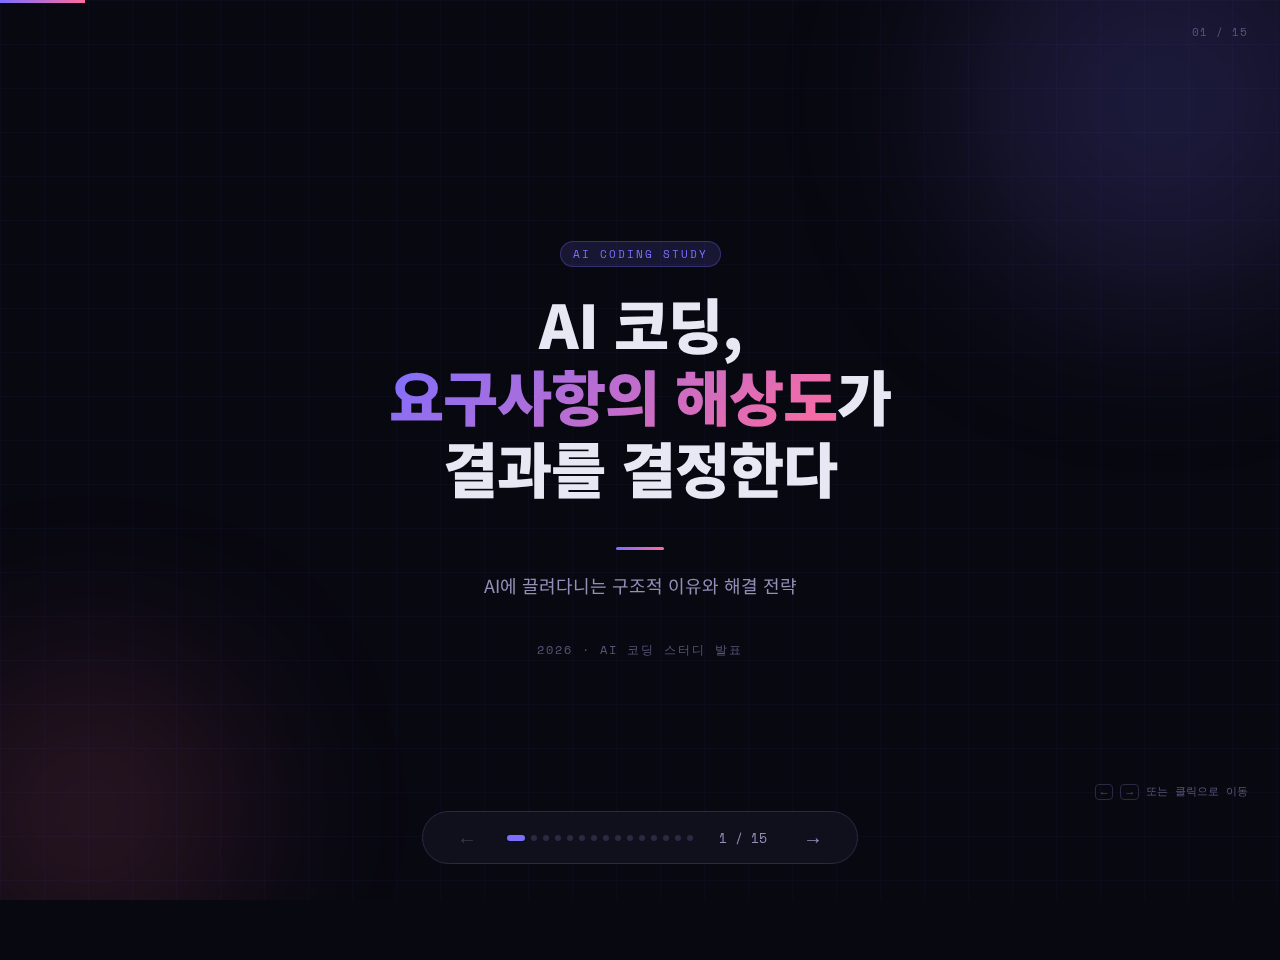
<file: AI 코딩/발표_v2.html>
<!DOCTYPE html>
<html lang="ko">
<head>
<meta charset="UTF-8">
<meta name="viewport" content="width=device-width, initial-scale=1.0">
<title>AI 코딩 — 요구사항의 해상도가 결과를 결정한다</title>
<style>
  @import url('https://fonts.googleapis.com/css2?family=Noto+Sans+KR:wght@300;400;500;700;900&family=Space+Mono:wght@400;700&display=swap');

  :root {
    --bg: #080810;
    --surface: #12121e;
    --surface2: #1a1a2e;
    --border: #2a2a45;
    --accent: #7c6fff;
    --accent2: #ff6b9d;
    --accent3: #43e8a0;
    --accent4: #f9c84a;
    --text: #e8e8f4;
    --text-dim: #9090b8;
    --text-dimmer: #55557a;
  }

  * { margin: 0; padding: 0; box-sizing: border-box; }

  html, body {
    width: 100%; height: 100%;
    background: var(--bg);
    color: var(--text);
    font-family: 'Noto Sans KR', sans-serif;
    overflow: hidden;
  }

  /* ── 슬라이드 컨테이너 ── */
  .deck {
    position: relative;
    width: 100vw;
    height: 100vh;
  }

  .slide {
    position: absolute;
    inset: 0;
    display: flex;
    flex-direction: column;
    justify-content: center;
    align-items: center;
    padding: 60px 80px;
    opacity: 0;
    pointer-events: none;
    transform: translateY(30px);
    transition: opacity .5s ease, transform .5s ease;
  }

  .slide.active {
    opacity: 1;
    pointer-events: all;
    transform: translateY(0);
  }

  /* ── 격자 배경 ── */
  body::before {
    content: '';
    position: fixed;
    inset: 0;
    background-image:
      linear-gradient(rgba(124,111,255,.04) 1px, transparent 1px),
      linear-gradient(90deg, rgba(124,111,255,.04) 1px, transparent 1px);
    background-size: 44px 44px;
    pointer-events: none;
    z-index: 0;
  }

  .slide { z-index: 1; }

  /* ── 네비게이션 ── */
  .nav {
    position: fixed;
    bottom: 36px;
    left: 50%;
    transform: translateX(-50%);
    display: flex;
    align-items: center;
    gap: 20px;
    z-index: 100;
    background: rgba(18,18,30,.85);
    backdrop-filter: blur(12px);
    border: 1px solid var(--border);
    border-radius: 50px;
    padding: 10px 24px;
  }

  .nav-btn {
    background: none;
    border: none;
    color: var(--text-dim);
    font-size: 20px;
    cursor: pointer;
    padding: 4px 10px;
    border-radius: 8px;
    transition: all .2s;
  }
  .nav-btn:hover { color: var(--accent); background: rgba(124,111,255,.12); }
  .nav-btn:disabled { opacity: .3; cursor: not-allowed; }

  .slide-counter {
    font-family: 'Space Mono', monospace;
    font-size: 13px;
    color: var(--text-dim);
    min-width: 60px;
    text-align: center;
  }

  .dot-nav {
    display: flex;
    gap: 6px;
  }

  .dot {
    width: 6px; height: 6px;
    border-radius: 50%;
    background: var(--border);
    transition: all .3s;
    cursor: pointer;
  }
  .dot.active { background: var(--accent); width: 18px; border-radius: 3px; }

  /* ── 진행 바 ── */
  .progress-bar {
    position: fixed;
    top: 0; left: 0;
    height: 3px;
    background: linear-gradient(90deg, var(--accent), var(--accent2));
    transition: width .4s ease;
    z-index: 200;
  }

  /* ── 슬라이드 번호 뱃지 ── */
  .slide-badge {
    position: fixed;
    top: 24px; right: 32px;
    font-family: 'Space Mono', monospace;
    font-size: 11px;
    color: var(--text-dimmer);
    letter-spacing: 1px;
    z-index: 100;
  }

  /* ── 공통 타이포 ── */
  .tag {
    display: inline-block;
    font-family: 'Space Mono', monospace;
    font-size: 11px;
    letter-spacing: 2px;
    padding: 4px 12px;
    border-radius: 20px;
    margin-bottom: 20px;
  }

  .tag-purple { background: rgba(124,111,255,.15); color: var(--accent); border: 1px solid rgba(124,111,255,.3); }
  .tag-pink   { background: rgba(255,107,157,.15); color: var(--accent2); border: 1px solid rgba(255,107,157,.3); }
  .tag-green  { background: rgba(67,232,160,.15);  color: var(--accent3); border: 1px solid rgba(67,232,160,.3); }
  .tag-yellow { background: rgba(249,200,74,.15);  color: var(--accent4); border: 1px solid rgba(249,200,74,.3); }

  h1.main-title {
    font-size: clamp(32px, 5vw, 60px);
    font-weight: 900;
    line-height: 1.2;
    letter-spacing: -1px;
    text-align: center;
    margin-bottom: 24px;
  }

  h2.section-title {
    font-size: clamp(26px, 3.5vw, 44px);
    font-weight: 800;
    line-height: 1.25;
    letter-spacing: -0.5px;
    text-align: center;
    margin-bottom: 16px;
  }

  .subtitle {
    font-size: clamp(14px, 1.8vw, 18px);
    color: var(--text-dim);
    text-align: center;
    line-height: 1.7;
    max-width: 680px;
  }

  .gradient-text {
    background: linear-gradient(135deg, var(--accent), var(--accent2));
    -webkit-background-clip: text;
    -webkit-text-fill-color: transparent;
  }

  .gradient-text-green {
    background: linear-gradient(135deg, var(--accent3), #6ee7b7);
    -webkit-background-clip: text;
    -webkit-text-fill-color: transparent;
  }

  /* divider */
  .divider {
    width: 48px; height: 3px;
    background: linear-gradient(90deg, var(--accent), var(--accent2));
    border-radius: 2px;
    margin: 20px auto;
  }

  /* ━━━━━━━━━━━━━━━━━━━━━━━━━━━━━
     SLIDE 1: 표지
  ━━━━━━━━━━━━━━━━━━━━━━━━━━━━━ */
  #slide-1 {
    text-align: center;
  }

  .cover-orb {
    position: absolute;
    border-radius: 50%;
    filter: blur(90px);
    pointer-events: none;
  }
  .orb1 { width: 400px; height: 400px; background: rgba(124,111,255,.18); top: -100px; right: -80px; }
  .orb2 { width: 300px; height: 300px; background: rgba(255,107,157,.14); bottom: -60px; left: -60px; }

  .cover-meta {
    font-family: 'Space Mono', monospace;
    font-size: 12px;
    color: var(--text-dimmer);
    letter-spacing: 2px;
    margin-top: 40px;
  }

  /* ━━━━━━━━━━━━━━━━━━━━━━━━━━━━━
     SLIDE 2: 목차
  ━━━━━━━━━━━━━━━━━━━━━━━━━━━━━ */
  .agenda-grid {
    display: grid;
    grid-template-columns: repeat(2, 1fr);
    gap: 16px;
    width: 100%;
    max-width: 860px;
    margin-top: 32px;
  }

  .agenda-item {
    background: var(--surface);
    border: 1px solid var(--border);
    border-radius: 16px;
    padding: 24px 28px;
    display: flex;
    align-items: flex-start;
    gap: 16px;
    transition: border-color .2s;
  }
  .agenda-item:hover { border-color: var(--accent); }

  .agenda-num {
    font-family: 'Space Mono', monospace;
    font-size: 28px;
    font-weight: 700;
    opacity: .2;
    line-height: 1;
    flex-shrink: 0;
  }
  .agenda-content h3 { font-size: 16px; font-weight: 700; margin-bottom: 6px; }
  .agenda-content p  { font-size: 13px; color: var(--text-dim); line-height: 1.6; }

  /* ━━━━━━━━━━━━━━━━━━━━━━━━━━━━━
     SLIDE 3: 핵심 메시지
  ━━━━━━━━━━━━━━━━━━━━━━━━━━━━━ */
  .resolution-visual {
    display: flex;
    align-items: center;
    gap: 32px;
    margin-top: 40px;
    width: 100%;
    max-width: 900px;
  }

  .res-box {
    flex: 1;
    background: var(--surface);
    border: 1px solid var(--border);
    border-radius: 20px;
    padding: 28px 24px;
    text-align: center;
  }

  .res-box .label {
    font-size: 11px;
    font-family: 'Space Mono', monospace;
    letter-spacing: 2px;
    margin-bottom: 16px;
  }

  .res-pixels {
    display: grid;
    margin: 0 auto 16px;
  }

  .pixel { border-radius: 2px; }

  .res-low  .res-pixels { grid-template-columns: repeat(4, 1fr); gap: 4px; width: 80px; }
  .res-high .res-pixels { grid-template-columns: repeat(8, 1fr); gap: 2px; width: 80px; }
  .res-low  .pixel { height: 18px; background: var(--accent); opacity: .5; }
  .res-high .pixel { height: 9px;  background: var(--accent); opacity: .8; }

  .res-desc { font-size: 13px; color: var(--text-dim); line-height: 1.6; }

  .arrow-icon {
    font-size: 32px;
    color: var(--accent);
    flex-shrink: 0;
  }

  /* ━━━━━━━━━━━━━━━━━━━━━━━━━━━━━
     SLIDE 4: 스터디 목표
  ━━━━━━━━━━━━━━━━━━━━━━━━━━━━━ */
  .goal-list {
    display: flex;
    flex-direction: column;
    gap: 16px;
    width: 100%;
    max-width: 800px;
    margin-top: 32px;
  }

  .goal-item {
    background: var(--surface);
    border: 1px solid var(--border);
    border-left: 4px solid;
    border-radius: 0 14px 14px 0;
    padding: 20px 24px;
    display: flex;
    align-items: center;
    gap: 20px;
  }

  .goal-item:nth-child(1) { border-left-color: var(--accent); }
  .goal-item:nth-child(2) { border-left-color: var(--accent2); }
  .goal-item:nth-child(3) { border-left-color: var(--accent3); }
  .goal-item:nth-child(4) { border-left-color: var(--accent4); }

  .goal-icon { font-size: 28px; flex-shrink: 0; }
  .goal-text h3 { font-size: 15px; font-weight: 700; margin-bottom: 4px; }
  .goal-text p  { font-size: 13px; color: var(--text-dim); }

  /* ━━━━━━━━━━━━━━━━━━━━━━━━━━━━━
     SLIDE 5: 사례1 소개
  ━━━━━━━━━━━━━━━━━━━━━━━━━━━━━ */
  .case-intro {
    display: flex;
    align-items: center;
    gap: 60px;
    margin-top: 32px;
    width: 100%;
    max-width: 960px;
  }

  .case-icon-wrap {
    width: 120px; height: 120px;
    border-radius: 28px;
    display: flex;
    align-items: center;
    justify-content: center;
    font-size: 56px;
    flex-shrink: 0;
  }

  .case-detail { flex: 1; }
  .case-detail h3 { font-size: 22px; font-weight: 800; margin-bottom: 12px; }
  .case-detail p  { font-size: 15px; color: var(--text-dim); line-height: 1.8; }

  .feature-tags {
    display: flex;
    flex-wrap: wrap;
    gap: 8px;
    margin-top: 16px;
  }

  .ftag {
    font-size: 12px;
    background: var(--surface2);
    border: 1px solid var(--border);
    border-radius: 6px;
    padding: 4px 10px;
    color: var(--text-dim);
  }

  /* ━━━━━━━━━━━━━━━━━━━━━━━━━━━━━
     SLIDE 6: 사례1 Before/After
  ━━━━━━━━━━━━━━━━━━━━━━━━━━━━━ */
  .compare-grid {
    display: grid;
    grid-template-columns: 1fr 1fr;
    gap: 24px;
    width: 100%;
    max-width: 1000px;
    margin-top: 28px;
  }

  .compare-col {
    background: var(--surface);
    border: 1px solid var(--border);
    border-radius: 20px;
    overflow: hidden;
  }

  .compare-header {
    padding: 14px 20px;
    display: flex;
    align-items: center;
    gap: 10px;
    border-bottom: 1px solid var(--border);
  }

  .compare-header .dot-row { display: flex; gap: 5px; }
  .compare-header .dot-row span { width: 10px; height: 10px; border-radius: 50%; }
  .compare-header .dot-row span:nth-child(1) { background: #ff5f57; }
  .compare-header .dot-row span:nth-child(2) { background: #ffbd2e; }
  .compare-header .dot-row span:nth-child(3) { background: #28c840; }

  .compare-header .version-tag {
    margin-left: auto;
    font-size: 11px;
    font-family: 'Space Mono', monospace;
    padding: 3px 10px;
    border-radius: 4px;
  }

  .v-before .version-tag { background: rgba(255,107,157,.15); color: var(--accent2); }
  .v-after  .version-tag { background: rgba(67,232,160,.15); color: var(--accent3); }

  .compare-body { padding: 20px; }

  .feature-list { list-style: none; display: flex; flex-direction: column; gap: 10px; }
  .feature-list li {
    display: flex;
    align-items: flex-start;
    gap: 10px;
    font-size: 14px;
    line-height: 1.5;
  }
  .feature-list li .icon { flex-shrink: 0; font-size: 16px; }

  /* ━━━━━━━━━━━━━━━━━━━━━━━━━━━━━
     SLIDE 7: 사례1 상세 비교
  ━━━━━━━━━━━━━━━━━━━━━━━━━━━━━ */
  .diff-table {
    width: 100%;
    max-width: 880px;
    border-collapse: collapse;
    margin-top: 28px;
    font-size: 14px;
  }

  .diff-table th, .diff-table td {
    padding: 12px 16px;
    text-align: left;
    border-bottom: 1px solid var(--border);
  }

  .diff-table th {
    font-family: 'Space Mono', monospace;
    font-size: 11px;
    letter-spacing: 1px;
    color: var(--text-dim);
    background: var(--surface);
  }

  .diff-table td:first-child { color: var(--text-dim); width: 160px; }
  .diff-table .before-val { color: var(--accent2); }
  .diff-table .after-val  { color: var(--accent3); }
  .diff-table tr:hover td { background: rgba(124,111,255,.04); }

  /* ━━━━━━━━━━━━━━━━━━━━━━━━━━━━━
     SLIDE 8: 사례2 크리에이티브 코딩
  ━━━━━━━━━━━━━━━━━━━━━━━━━━━━━ */
  .creative-grid {
    display: grid;
    grid-template-columns: repeat(3, 1fr);
    gap: 16px;
    width: 100%;
    max-width: 960px;
    margin-top: 28px;
  }

  .creative-card {
    background: var(--surface);
    border: 1px solid var(--border);
    border-radius: 16px;
    padding: 22px 20px;
    transition: border-color .2s, transform .2s;
    cursor: pointer;
    text-decoration: none;
    color: inherit;
    display: block;
  }
  .creative-card:hover { border-color: var(--accent); transform: translateY(-4px); }

  .creative-thumb {
    width: 100%;
    aspect-ratio: 16/9;
    border-radius: 10px;
    margin-bottom: 14px;
    overflow: hidden;
    position: relative;
  }

  .thumb-particle { background: linear-gradient(135deg, #0a0a0f, #1a0a30); }
  .thumb-geo      { background: linear-gradient(135deg, #050510, #0a1a30); }
  .thumb-glass    { background: linear-gradient(135deg, #0d1a2a, #0a2a1a); }
  .thumb-bubble1  { background: linear-gradient(135deg, #100a20, #200a10); }
  .thumb-bubble2  { background: linear-gradient(135deg, #0a1020, #201020); }
  .thumb-3d       { background: linear-gradient(135deg, #0a200a, #200a20); }

  .thumb-dot {
    position: absolute;
    border-radius: 50%;
    animation: float 3s ease-in-out infinite;
  }

  @keyframes float {
    0%, 100% { transform: translateY(0); }
    50%       { transform: translateY(-8px); }
  }

  .creative-card h3 { font-size: 14px; font-weight: 700; margin-bottom: 6px; }
  .creative-card p  { font-size: 12px; color: var(--text-dim); }

  /* ━━━━━━━━━━━━━━━━━━━━━━━━━━━━━
     SLIDE 9: 기획 분석기
  ━━━━━━━━━━━━━━━━━━━━━━━━━━━━━ */
  .tool-showcase {
    display: flex;
    gap: 40px;
    align-items: center;
    width: 100%;
    max-width: 960px;
    margin-top: 32px;
  }

  .tool-mockup {
    flex: 1;
    background: var(--surface);
    border: 1px solid var(--border);
    border-radius: 20px;
    overflow: hidden;
    min-width: 0;
  }

  .mockup-bar {
    padding: 10px 16px;
    background: var(--surface2);
    border-bottom: 1px solid var(--border);
    display: flex;
    align-items: center;
    gap: 8px;
  }
  .mockup-bar .dots { display: flex; gap: 5px; }
  .mockup-bar .dots span { width: 9px; height: 9px; border-radius: 50%; }
  .mockup-bar .dots span:nth-child(1) { background: #ff5f57; }
  .mockup-bar .dots span:nth-child(2) { background: #ffbd2e; }
  .mockup-bar .dots span:nth-child(3) { background: #28c840; }
  .mockup-bar .url { font-size: 11px; color: var(--text-dimmer); font-family: monospace; margin-left: 8px; }

  .mockup-content { padding: 20px; }

  .mock-upload {
    border: 2px dashed var(--border);
    border-radius: 12px;
    padding: 24px;
    text-align: center;
    margin-bottom: 12px;
  }
  .mock-upload .icon { font-size: 28px; }
  .mock-upload p { font-size: 12px; color: var(--text-dim); margin-top: 6px; }

  .mock-btn {
    width: 100%;
    padding: 10px;
    background: linear-gradient(135deg, var(--accent), #a78bfa);
    border-radius: 10px;
    text-align: center;
    font-size: 13px;
    font-weight: 700;
    color: white;
  }

  .tool-desc { flex: 1; }
  .tool-desc h3 { font-size: 22px; font-weight: 800; margin-bottom: 16px; }
  .tool-desc p  { font-size: 14px; color: var(--text-dim); line-height: 1.8; margin-bottom: 20px; }

  .feature-chips { display: flex; flex-wrap: wrap; gap: 8px; }
  .chip {
    font-size: 12px;
    padding: 5px 12px;
    border-radius: 20px;
    border: 1px solid;
  }
  .chip-p { background: rgba(124,111,255,.1); color: var(--accent); border-color: rgba(124,111,255,.3); }
  .chip-y { background: rgba(249,200,74,.1);  color: var(--accent4); border-color: rgba(249,200,74,.3); }
  .chip-g { background: rgba(67,232,160,.1);  color: var(--accent3); border-color: rgba(67,232,160,.3); }
  .chip-r { background: rgba(255,107,157,.1); color: var(--accent2); border-color: rgba(255,107,157,.3); }

  /* ━━━━━━━━━━━━━━━━━━━━━━━━━━━━━
     SLIDE 10: 결론
  ━━━━━━━━━━━━━━━━━━━━━━━━━━━━━ */
  .insight-grid {
    display: grid;
    grid-template-columns: repeat(3, 1fr);
    gap: 16px;
    width: 100%;
    max-width: 920px;
    margin-top: 32px;
  }

  .insight-card {
    background: var(--surface);
    border: 1px solid var(--border);
    border-radius: 18px;
    padding: 28px 22px;
    text-align: center;
  }
  .insight-card .ins-icon { font-size: 36px; margin-bottom: 14px; }
  .insight-card h3 { font-size: 15px; font-weight: 700; margin-bottom: 8px; }
  .insight-card p  { font-size: 13px; color: var(--text-dim); line-height: 1.7; }

  /* ━━━━━━━━━━━━━━━━━━━━━━━━━━━━━
     SLIDE 11: 마무리
  ━━━━━━━━━━━━━━━━━━━━━━━━━━━━━ */
  .closing-quote {
    font-size: clamp(20px, 3vw, 34px);
    font-weight: 800;
    text-align: center;
    line-height: 1.5;
    max-width: 760px;
    margin: 24px 0;
  }
  .closing-quote em {
    font-style: normal;
    background: linear-gradient(135deg, var(--accent), var(--accent2));
    -webkit-background-clip: text;
    -webkit-text-fill-color: transparent;
  }

  /* ── 키보드 힌트 ── */
  .key-hint {
    position: fixed;
    bottom: 100px;
    right: 32px;
    font-size: 11px;
    color: var(--text-dimmer);
    font-family: 'Space Mono', monospace;
    text-align: right;
  }
  .key-hint kbd {
    display: inline-block;
    border: 1px solid var(--border);
    border-radius: 4px;
    padding: 1px 5px;
    font-size: 11px;
  }

  /* ── 데모 열기 버튼 ── */
  .demo-links {
    display: flex;
    gap: 12px;
    margin-top: 20px;
    flex-wrap: wrap;
  }

  .demo-btn {
    display: inline-flex;
    align-items: center;
    gap: 8px;
    padding: 9px 16px;
    border-radius: 10px;
    font-size: 13px;
    font-weight: 600;
    text-decoration: none;
    transition: all .2s;
    border: 1px solid;
    cursor: pointer;
  }

  .demo-btn-before {
    background: rgba(255,107,157,.1);
    color: var(--accent2);
    border-color: rgba(255,107,157,.3);
  }
  .demo-btn-before:hover {
    background: rgba(255,107,157,.2);
    transform: translateY(-2px);
    box-shadow: 0 4px 16px rgba(255,107,157,.2);
  }

  .demo-btn-after {
    background: rgba(67,232,160,.1);
    color: var(--accent3);
    border-color: rgba(67,232,160,.3);
  }
  .demo-btn-after:hover {
    background: rgba(67,232,160,.2);
    transform: translateY(-2px);
    box-shadow: 0 4px 16px rgba(67,232,160,.2);
  }

  .demo-btn-tool {
    background: rgba(124,111,255,.12);
    color: var(--accent);
    border-color: rgba(124,111,255,.3);
    padding: 11px 22px;
    font-size: 14px;
    margin-top: 20px;
  }
  .demo-btn-tool:hover {
    background: rgba(124,111,255,.22);
    transform: translateY(-2px);
    box-shadow: 0 4px 20px rgba(124,111,255,.25);
  }

  /* 클릭 가능한 agenda 아이템 */
  .agenda-item[data-slide] {
    cursor: pointer;
    user-select: none;
    transition: border-color .2s, transform .15s;
  }
  .agenda-item[data-slide]:hover {
    border-color: var(--accent);
    transform: translateY(-2px);
  }

  /* compare-header 내 open 링크 */
  .open-link {
    margin-left: auto;
    font-size: 11px;
    font-family: 'Space Mono', monospace;
    padding: 3px 10px;
    border-radius: 6px;
    text-decoration: none;
    border: 1px solid;
    transition: all .2s;
    flex-shrink: 0;
  }
  .open-link:hover { transform: translateY(-1px); }
  .open-link-before {
    background: rgba(255,107,157,.1);
    color: var(--accent2);
    border-color: rgba(255,107,157,.3);
  }
  .open-link-before:hover { background: rgba(255,107,157,.2); }
  .open-link-after {
    background: rgba(67,232,160,.1);
    color: var(--accent3);
    border-color: rgba(67,232,160,.3);
  }
  .open-link-after:hover { background: rgba(67,232,160,.2); }

  /* 애니메이션 */
  @keyframes pulse { 0%,100%{opacity:.7} 50%{opacity:1} }
  .pulse { animation: pulse 2s ease infinite; }

  /* ━━━━━━━━━━━━━━━━━━━━━━━━━━━━━
     NEW: 프롬프트 박스 (슬라이드 5, 9)
  ━━━━━━━━━━━━━━━━━━━━━━━━━━━━━ */
  .prompt-box {
    background: var(--surface2);
    border: 1px solid var(--border);
    border-left: 4px solid var(--accent2);
    border-radius: 0 12px 12px 0;
    padding: 18px 24px;
    font-family: 'Space Mono', monospace;
    font-size: 16px;
    color: var(--text);
    max-width: 700px;
    width: 100%;
    margin: 12px 0;
  }
  .prompt-label {
    font-family: 'Space Mono', monospace;
    font-size: 10px;
    letter-spacing: 2px;
    color: var(--text-dimmer);
    margin-bottom: 8px;
  }

  /* ━━━━━━━━━━━━━━━━━━━━━━━━━━━━━
     NEW: 누락 기능 그리드 (슬라이드 6)
  ━━━━━━━━━━━━━━━━━━━━━━━━━━━━━ */
  .missing-grid {
    display: grid;
    grid-template-columns: repeat(3, 1fr);
    gap: 14px;
    width: 100%;
    max-width: 920px;
    margin-top: 28px;
  }
  .missing-card {
    background: var(--surface);
    border: 1px solid rgba(255,107,157,.25);
    border-radius: 14px;
    padding: 20px 18px;
  }
  .missing-card .miss-icon { font-size: 26px; margin-bottom: 8px; }
  .missing-card h3 { font-size: 13px; font-weight: 700; margin-bottom: 6px; color: var(--accent2); }
  .missing-card p { font-size: 12px; color: var(--text-dim); line-height: 1.5; }

  /* ━━━━━━━━━━━━━━━━━━━━━━━━━━━━━
     NEW: 레퍼런스 이미지 (슬라이드 10)
  ━━━━━━━━━━━━━━━━━━━━━━━━━━━━━ */
  .ref-layout {
    display: flex;
    gap: 32px;
    align-items: flex-start;
    width: 100%;
    max-width: 960px;
    margin-top: 28px;
  }
  .ref-desc { flex: 1; min-width: 0; }
  .ref-desc h3 { font-size: 17px; font-weight: 700; margin-bottom: 14px; }
  .ref-keyword {
    display: flex;
    align-items: center;
    gap: 10px;
    background: var(--surface);
    border: 1px solid var(--border);
    border-radius: 10px;
    padding: 10px 14px;
    font-size: 13px;
    margin-bottom: 10px;
  }
  .ref-keyword .rk-icon { font-size: 20px; }
  .ref-images {
    flex: 1.4;
    display: grid;
    grid-template-columns: 1fr 1fr;
    gap: 10px;
  }
  .ref-img-wrap {
    border-radius: 10px;
    overflow: hidden;
    border: 1px solid var(--border);
    aspect-ratio: 4/3;
    background: var(--surface);
  }
  .ref-img-wrap img { width: 100%; height: 100%; object-fit: cover; display: block; }

  /* ━━━━━━━━━━━━━━━━━━━━━━━━━━━━━
     NEW: 크리에이티브 2열 (슬라이드 11, 12)
  ━━━━━━━━━━━━━━━━━━━━━━━━━━━━━ */
  .creative-grid-2 {
    display: grid;
    grid-template-columns: 1fr 1fr;
    gap: 20px;
    width: 100%;
    max-width: 800px;
    margin-top: 24px;
  }

  /* ━━━━━━━━━━━━━━━━━━━━━━━━━━━━━
     NEW: iframe 슬라이드 레이아웃
  ━━━━━━━━━━━━━━━━━━━━━━━━━━━━━ */
  .iframe-panel-left {
    flex: 0 0 360px;
    display: flex;
    flex-direction: column;
    justify-content: center;
    padding: 44px 36px 44px 60px;
    gap: 14px;
    overflow-y: auto;
    border-right: 1px solid rgba(255,255,255,.08);
  }
  .iframe-panel-right {
    flex: 1;
    display: flex;
    flex-direction: column;
    overflow: hidden;
    background: #080808;
  }
  .mockup-bar {
    flex-shrink: 0;
    height: 36px;
    background: rgba(30,30,40,.98);
    border-bottom: 1px solid rgba(255,255,255,.08);
    display: flex;
    align-items: center;
    padding: 0 14px;
    gap: 7px;
  }
  .mockup-dot { width: 12px; height: 12px; border-radius: 50%; }
  .mockup-dot-r { background: #ff5f56; }
  .mockup-dot-y { background: #ffbd2e; }
  .mockup-dot-g { background: #27c93f; }
  .mockup-url {
    flex: 1;
    margin-left: 10px;
    background: rgba(255,255,255,.07);
    border-radius: 12px;
    height: 20px;
    display: flex;
    align-items: center;
    padding: 0 12px;
    font-size: 11px;
    color: var(--text-dim);
    letter-spacing: .3px;
  }

  /* ━━━━━━━━━━━━━━━━━━━━━━━━━━━━━
     NEW: 기능정의서 스펙 테이블
  ━━━━━━━━━━━━━━━━━━━━━━━━━━━━━ */
  .spec-table-wrap {
    width: 100%;
    overflow-y: auto;
    max-height: 230px;
    border-radius: 10px;
    border: 1px solid rgba(255,255,255,.1);
  }
  .spec-table {
    width: 100%;
    border-collapse: collapse;
    font-size: 11.5px;
    table-layout: fixed;
  }
  .spec-table thead th {
    position: sticky;
    top: 0;
    background: rgba(18,18,32,.98);
    color: var(--text-dim);
    font-weight: 600;
    letter-spacing: .6px;
    text-transform: uppercase;
    padding: 9px 10px;
    border-bottom: 1px solid rgba(255,255,255,.12);
    font-size: 10px;
    text-align: left;
  }
  .spec-table tbody td {
    padding: 5.5px 10px;
    border-bottom: 1px solid rgba(255,255,255,.05);
    vertical-align: middle;
    line-height: 1.5;
    color: var(--text);
  }
  .spec-table tbody tr:hover td { background: rgba(255,255,255,.04); }
  .sc {
    display: inline-block;
    padding: 2px 8px;
    border-radius: 10px;
    font-size: 10px;
    font-weight: 600;
    white-space: nowrap;
  }
  .sc-login  { background: rgba(139,92,246,.2);  color: #c4b5fd; }
  .sc-social { background: rgba(249,115,22,.2);  color: #fdba74; }
  .sc-agree  { background: rgba(234,179,8,.15);  color: #fde68a; }
  .sc-signup { background: rgba(236,72,153,.2);  color: #f9a8d4; }
  .sc-findid { background: rgba(59,130,246,.2);  color: #93c5fd; }
  .sc-findpw { background: rgba(16,185,129,.2);  color: #6ee7b7; }
  .sc-simple { background: rgba(6,182,212,.2);   color: #67e8f9; }
  .sc-alert  { background: rgba(239,68,68,.2);   color: #fca5a5; }
</style>
</head>
<body>

<div class="progress-bar" id="progressBar"></div>
<div class="slide-badge" id="slideBadge"></div>

<div class="deck" id="deck">

  <!-- ════════════════════════════════
       SLIDE 1 · 표지
  ════════════════════════════════ -->
  <section class="slide active" id="slide-1">
    <div class="cover-orb orb1"></div>
    <div class="cover-orb orb2"></div>
    <div class="tag tag-purple">AI CODING STUDY</div>
    <h1 class="main-title">
      AI 코딩,<br>
      <span class="gradient-text">요구사항의 해상도</span>가<br>
      결과를 결정한다
    </h1>
    <div class="divider"></div>
    <p class="subtitle">
      AI에 끌려다니는 구조적 이유와 해결 전략
    </p>
    <div class="cover-meta">2026 · AI 코딩 스터디 발표</div>
  </section>

  <!-- ════════════════════════════════
       SLIDE 2 · 목차
  ════════════════════════════════ -->
  <section class="slide" id="slide-2">
    <div class="tag tag-purple">WHY AI CODING</div>
    <h2 class="section-title">왜 AI 코딩을 하려고 하는가?</h2>
    <div class="divider"></div>
    <div class="insight-grid" style="margin-top:36px;">
      <div class="insight-card">
        <div class="ins-icon">💡</div>
        <h3>아이디어 실현력 확보</h3>
        <p>머릿속의 아이디어를 직접 코드로 구현해낼 수 있는 실행력을 갖추기 위해</p>
      </div>
      <div class="insight-card">
        <div class="ins-icon">🗣️</div>
        <h3>설계 언어화 능력 강화</h3>
        <p>기획·설계 의도를 AI가 이해할 수 있는 언어로 정확하게 표현하는 역량 개발</p>
      </div>
      <div class="insight-card">
        <div class="ins-icon">🤝</div>
        <h3>협업 정밀도 향상</h3>
        <p>개발자와의 소통 품질을 높이고, AI를 실무 협업 파트너로 활용하기 위해</p>
      </div>
    </div>
  </section>

  <!-- ════════════════════════════════
       SLIDE 3 · 스터디 목표
  ════════════════════════════════ -->
  <section class="slide" id="slide-3">
    <div class="tag tag-green">EXPECTATIONS</div>
    <h2 class="section-title">AI 코딩으로 기대한 것들</h2>
    <div class="insight-grid" style="margin-top:36px;">
      <div class="insight-card">
        <div class="ins-icon">🤝</div>
        <h3>협업을 위한 이해</h3>
        <p>개발자·AI와 더 정확하게 소통하기 위해 코딩의 흐름과 구조를 직접 이해하고 싶었다</p>
      </div>
      <div class="insight-card">
        <div class="ins-icon">🎯</div>
        <h3>확실한 프롬프트</h3>
        <p>무엇을 원하는지 명확하게 전달할 수 있다면, AI가 훨씬 더 정확한 결과물을 만들어줄 것이라 기대했다</p>
      </div>
      <div class="insight-card">
        <div class="ins-icon">💡</div>
        <h3>아이디어 실현</h3>
        <p>기획한 아이디어를 코드 한 줄 없이도 직접 구현해낼 수 있다는 가능성에 끌렸다</p>
      </div>
    </div>
  </section>

  <!-- ════════════════════════════════
       SLIDE 4 · 하지만 현실은?
  ════════════════════════════════ -->
  <section class="slide" id="slide-4">
    <div class="tag tag-pink">BUT REALITY</div>
    <h2 class="section-title">하지만 현실은? <span class="gradient-text">AI에게 끌려다니는 상황</span></h2>
    <div style="display:flex; gap:24px; width:100%; max-width:900px; margin-top:36px;">
      <div style="flex:1; background:var(--surface); border:1px solid rgba(255,107,157,.3); border-radius:20px; padding:32px 28px; position:relative; overflow:hidden;">
        <div style="position:absolute; top:0; left:0; right:0; height:3px; background:linear-gradient(90deg,var(--accent2),transparent);"></div>
        <div style="font-size:36px; margin-bottom:14px;">🚨</div>
        <h3 style="font-size:19px; font-weight:700; margin-bottom:10px; color:var(--accent2);">기능 누락</h3>
        <p style="font-size:13px; color:var(--text-dim); line-height:1.7; margin-bottom:14px;">
          내가 원했던 기능인데 AI가 알아서 뺀 것들 —<br>또는 처음부터 요청 자체를 안 했던 것들
        </p>
        <ul style="list-style:none; display:flex; flex-direction:column; gap:8px;">
          <li style="font-size:13px; color:var(--text-dim); display:flex; gap:8px;"><span style="color:var(--accent2); flex-shrink:0;">→</span> 아이디 저장 / 자동로그인 없음</li>
          <li style="font-size:13px; color:var(--text-dim); display:flex; gap:8px;"><span style="color:var(--accent2); flex-shrink:0;">→</span> 아이디 찾기 / 비밀번호 찾기 없음</li>
          <li style="font-size:13px; color:var(--text-dim); display:flex; gap:8px;"><span style="color:var(--accent2); flex-shrink:0;">→</span> 네이버 소셜 로그인 없음</li>
          <li style="font-size:13px; color:var(--text-dim); display:flex; gap:8px;"><span style="color:var(--accent2); flex-shrink:0;">→</span> 본인인증 없음</li>
        </ul>
      </div>
      <div style="flex:1; background:var(--surface); border:1px solid rgba(249,200,74,.3); border-radius:20px; padding:32px 28px; position:relative; overflow:hidden;">
        <div style="position:absolute; top:0; left:0; right:0; height:3px; background:linear-gradient(90deg,var(--accent4),transparent);"></div>
        <div style="font-size:36px; margin-bottom:14px;">🤯</div>
        <h3 style="font-size:19px; font-weight:700; margin-bottom:10px; color:var(--accent4);">생각과는 다른 결과물</h3>
        <p style="font-size:13px; color:var(--text-dim); line-height:1.7; margin-bottom:14px;">
          만들어주긴 했는데 내가 원한 게 이게 아닌데 —<br>방향 자체가 달랐던 것들
        </p>
        <ul style="list-style:none; display:flex; flex-direction:column; gap:8px;">
          <li style="font-size:13px; color:var(--text-dim); display:flex; gap:8px;"><span style="color:var(--accent4); flex-shrink:0;">→</span> 이메일이 아닌 아이디 기반이어야 했음</li>
          <li style="font-size:13px; color:var(--text-dim); display:flex; gap:8px;"><span style="color:var(--accent4); flex-shrink:0;">→</span> 비밀번호 글자 수 제한이 있어야 했음</li>
          <li style="font-size:13px; color:var(--text-dim); display:flex; gap:8px;"><span style="color:var(--accent4); flex-shrink:0;">→</span> 요청만 해서는 의도를 파악하지 못함</li>
        </ul>
      </div>
    </div>
  </section>

  <!-- ════════════════════════════════
       SLIDE 5 · 사례1 v1 단순 요청
  ════════════════════════════════ -->
  <section class="slide" id="slide-5" style="padding:0; flex-direction:row; overflow:hidden; align-items:stretch; justify-content:flex-start;">
    <div class="iframe-panel-left">
      <div class="tag tag-pink">CASE STUDY 01</div>
      <h2 class="section-title" style="font-size:clamp(20px,2vw,26px); text-align:left; margin:0;">
        로그인 페이지<br>
        <span style="background:linear-gradient(135deg,var(--accent2),#ff9f9f);-webkit-background-clip:text;-webkit-text-fill-color:transparent;">v1 단순 요청</span>
      </h2>
      <div class="prompt-label">USER PROMPT</div>
      <div class="prompt-box" style="font-size:13px; padding:14px 18px;">"로그인 페이지 만들어줘"</div>
      <p style="font-size:13px; color:var(--text-dim); line-height:1.7; margin:0;">
        별다른 조건 없이 단 한 줄의 요청으로 생성.<br>
        AI가 '일반적인 로그인 페이지'라고 판단한 기준으로 구현됨.
      </p>
      <a class="demo-btn demo-btn-before" href="사례 1 로그인 페이지/index.html" target="_blank" style="align-self:flex-start; margin-top:4px;">↗ 새 탭으로 열기</a>
    </div>
    <div class="iframe-panel-right">
      <div class="mockup-bar">
        <span class="mockup-dot mockup-dot-r"></span>
        <span class="mockup-dot mockup-dot-y"></span>
        <span class="mockup-dot mockup-dot-g"></span>
        <div class="mockup-url">사례 1 로그인 페이지 / index.html</div>
      </div>
      <iframe src="사례 1 로그인 페이지/index.html" style="flex:1; border:none; width:100%; height:100%;"></iframe>
    </div>
  </section>

  <!-- ════════════════════════════════
       SLIDE 6 · 사례1 누락된 기능들
  ════════════════════════════════ -->
  <section class="slide" id="slide-6">
    <div class="tag tag-pink">CASE STUDY 01</div>
    <h2 class="section-title">누락된 기능들</h2>
    <div class="missing-grid">
      <div class="missing-card">
        <div class="miss-icon">🪪</div>
        <h3>아이디 방식</h3>
        <p>이메일이 아닌 <strong style="color:var(--text)">아이디 기반</strong> 로그인이어야 했음</p>
      </div>
      <div class="missing-card">
        <div class="miss-icon">🔒</div>
        <h3>비밀번호 제한</h3>
        <p><strong style="color:var(--text)">글자 수 제한</strong>이 없음 — 8~12자 + 특수문자 조건 필요</p>
      </div>
      <div class="missing-card">
        <div class="miss-icon">🔄</div>
        <h3>자동 로그인</h3>
        <p>다음 방문 시 자동으로 로그인되는 <strong style="color:var(--text)">자동로그인</strong> 기능 없음</p>
      </div>
      <div class="missing-card">
        <div class="miss-icon">🔎</div>
        <h3>아이디 찾기</h3>
        <p>아이디를 잊었을 때 찾을 수 있는 <strong style="color:var(--text)">아이디 찾기</strong> 기능 없음</p>
      </div>
      <div class="missing-card">
        <div class="miss-icon">💾</div>
        <h3>아이디 저장</h3>
        <p>로그인 시 아이디를 기억해두는 <strong style="color:var(--text)">아이디 저장</strong> 기능 없음</p>
      </div>
      <div class="missing-card">
        <div class="miss-icon">🌐</div>
        <h3>간편인증 (네이버)</h3>
        <p>구글/카카오는 있지만 <strong style="color:var(--text)">네이버</strong> 소셜 로그인 누락</p>
      </div>
    </div>
  </section>

  <!-- ════════════════════════════════
       SLIDE 7 · 사례1 기능정의서
  ════════════════════════════════ -->
  <section class="slide" id="slide-7" style="justify-content:flex-start; overflow-y:auto; padding:36px 60px 40px;">
    <div class="tag tag-pink">CASE STUDY 01</div>
    <h2 class="section-title" style="margin-bottom:6px;">기능정의서 새로 작성</h2>
    <p class="subtitle" style="margin-bottom:16px;">누락된 기능들을 바탕으로, 처음부터 기능정의서를 작성하여 v2에 전달</p>
    <div class="compare-grid" style="max-width:860px; width:100%;">
      <div class="compare-col">
        <div class="compare-header v-before">
          <div class="dot-row"><span></span><span></span><span></span></div>
          <span style="font-size:13px; color:var(--text-dim)">v1 이후 — 발견된 문제</span>
          <span class="version-tag">문제 파악</span>
        </div>
        <div class="compare-body">
          <ul class="feature-list">
            <li><span class="icon" style="color:var(--accent2)">✕</span> 이메일 기반 → 아이디 방식이어야 함</li>
            <li><span class="icon" style="color:var(--accent2)">✕</span> 비밀번호 유효성 조건 없음</li>
            <li><span class="icon" style="color:var(--accent2)">✕</span> 자동로그인 / 아이디저장 없음</li>
            <li><span class="icon" style="color:var(--accent2)">✕</span> 아이디찾기 / 비밀번호찾기 없음</li>
            <li><span class="icon" style="color:var(--accent2)">✕</span> 네이버 간편인증 누락</li>
            <li><span class="icon" style="color:var(--accent2)">✕</span> 본인인증 / 주소 검색 없음</li>
          </ul>
        </div>
      </div>
      <div class="compare-col">
        <div class="compare-header v-after">
          <div class="dot-row"><span></span><span></span><span></span></div>
          <span style="font-size:13px; color:var(--text-dim)">기능정의서 작성 → v2 전달</span>
          <span class="version-tag">해결</span>
        </div>
        <div class="compare-body">
          <ul class="feature-list">
            <li><span class="icon" style="color:var(--accent3)">✓</span> 아이디 기반 로그인 명시</li>
            <li><span class="icon" style="color:var(--accent3)">✓</span> 비밀번호 8~12자 + 특수문자 조건</li>
            <li><span class="icon" style="color:var(--accent3)">✓</span> 자동로그인 / 아이디 저장 요청</li>
            <li><span class="icon" style="color:var(--accent3)">✓</span> 아이디찾기 / 비밀번호찾기 분리</li>
            <li><span class="icon" style="color:var(--accent3)">✓</span> Google · Kakao · Naver 소셜 명시</li>
            <li><span class="icon" style="color:var(--accent3)">✓</span> 2단계 회원가입 + 본인인증 + 주소</li>
          </ul>
        </div>
      </div>
    </div>

    <!-- ▸ 기능정의서 전체 항목 테이블 -->
    <div style="width:100%; max-width:860px; margin-top:20px;">
      <div style="font-size:11px; font-weight:600; letter-spacing:.8px; text-transform:uppercase; color:var(--text-dim); margin-bottom:8px;">기능정의서 전체 항목 (43개)</div>
      <div class="spec-table-wrap">
        <table class="spec-table">
          <thead>
            <tr>
              <th style="width:34px;">No</th>
              <th style="width:88px;">구분</th>
              <th style="width:130px;">요소</th>
              <th style="width:58px;">유형</th>
              <th>설명</th>
            </tr>
          </thead>
          <tbody>
            <tr><td>1</td><td><span class="sc sc-login">로그인</span></td><td>아이디</td><td>input</td><td>영문+숫자, 8~30자, 대문자→소문자 자동변환</td></tr>
            <tr><td>2</td><td><span class="sc sc-login">로그인</span></td><td>패스워드</td><td>input</td><td>영문+숫자+특수문자, 8~12자</td></tr>
            <tr><td>3</td><td><span class="sc sc-login">로그인</span></td><td>로그인 버튼</td><td>button</td><td>아이디/비밀번호 유효성 체크 후 로그인 처리</td></tr>
            <tr><td>4</td><td><span class="sc sc-login">로그인</span></td><td>아이디 찾기</td><td>button</td><td>아이디찾기 화면으로 이동</td></tr>
            <tr><td>5</td><td><span class="sc sc-login">로그인</span></td><td>비밀번호 찾기</td><td>button</td><td>비밀번호찾기 화면으로 이동</td></tr>
            <tr><td>6</td><td><span class="sc sc-login">로그인</span></td><td>아이디 저장</td><td>checkbox</td><td>아이디를 로컬에 저장하여 자동 입력</td></tr>
            <tr><td>7</td><td><span class="sc sc-login">로그인</span></td><td>자동 로그인</td><td>checkbox</td><td>다음 방문 시 자동 로그인 처리</td></tr>
            <tr><td>8</td><td><span class="sc sc-login">로그인</span></td><td>회원가입 버튼</td><td>button</td><td>회원가입 화면으로 이동</td></tr>
            <tr><td>9</td><td><span class="sc sc-social">소셜 로그인</span></td><td>카카오 로그인</td><td>button</td><td>카카오 OAuth 간편 로그인</td></tr>
            <tr><td>10</td><td><span class="sc sc-social">소셜 로그인</span></td><td>네이버 로그인</td><td>button</td><td>네이버 OAuth 간편 로그인</td></tr>
            <tr><td>11</td><td><span class="sc sc-social">소셜 로그인</span></td><td>구글 로그인</td><td>button</td><td>구글 OAuth 간편 로그인</td></tr>
            <tr><td>12</td><td><span class="sc sc-agree">약관동의</span></td><td>이용약관 동의</td><td>checkbox</td><td>서비스 이용약관 필수 동의</td></tr>
            <tr><td>13</td><td><span class="sc sc-agree">약관동의</span></td><td>개인정보 수집 동의</td><td>checkbox</td><td>개인정보 수집·이용 필수 동의</td></tr>
            <tr><td>14</td><td><span class="sc sc-agree">약관동의</span></td><td>제3자 제공 동의</td><td>checkbox</td><td>개인정보 제3자 제공 선택 동의</td></tr>
            <tr><td>15</td><td><span class="sc sc-agree">약관동의</span></td><td>전체 동의</td><td>checkbox</td><td>전체 동의 토글 처리</td></tr>
            <tr><td>16</td><td><span class="sc sc-signup">회원가입</span></td><td>이름</td><td>input</td><td>한글 이름 입력</td></tr>
            <tr><td>17</td><td><span class="sc sc-signup">회원가입</span></td><td>아이디</td><td>input</td><td>영문+숫자, 8~30자, 중복 확인</td></tr>
            <tr><td>18</td><td><span class="sc sc-signup">회원가입</span></td><td>비밀번호</td><td>input</td><td>영문+숫자+특수문자, 8~12자</td></tr>
            <tr><td>19</td><td><span class="sc sc-signup">회원가입</span></td><td>비밀번호 확인</td><td>input</td><td>비밀번호 일치 여부 확인</td></tr>
            <tr><td>20</td><td><span class="sc sc-signup">회원가입</span></td><td>생년월일</td><td>input</td><td>YYYYMMDD 형식 입력</td></tr>
            <tr><td>21</td><td><span class="sc sc-signup">회원가입</span></td><td>우편번호</td><td>input</td><td>주소 검색 팝업 연동</td></tr>
            <tr><td>22</td><td><span class="sc sc-signup">회원가입</span></td><td>주소</td><td>input</td><td>기본주소 자동 입력</td></tr>
            <tr><td>23</td><td><span class="sc sc-signup">회원가입</span></td><td>상세주소</td><td>input</td><td>상세주소 직접 입력</td></tr>
            <tr><td>24</td><td><span class="sc sc-signup">회원가입</span></td><td>전화번호</td><td>input</td><td>자동 하이픈 삽입 처리</td></tr>
            <tr><td>25</td><td><span class="sc sc-signup">회원가입</span></td><td>휴대폰</td><td>input</td><td>자동 하이픈 삽입 처리</td></tr>
            <tr><td>26</td><td><span class="sc sc-signup">회원가입</span></td><td>이메일</td><td>input</td><td>이메일 형식 유효성 검사</td></tr>
            <tr><td>27</td><td><span class="sc sc-signup">회원가입</span></td><td>광고성 수신동의</td><td>checkbox</td><td>마케팅 수신 선택 동의</td></tr>
            <tr><td>28</td><td><span class="sc sc-signup">회원가입</span></td><td>본인인증</td><td>button</td><td>휴대폰/아이핀 인증 방식 선택</td></tr>
            <tr><td>29</td><td><span class="sc sc-signup">회원가입</span></td><td>인증번호 입력</td><td>input</td><td>SMS 인증번호 입력</td></tr>
            <tr><td>30</td><td><span class="sc sc-signup">회원가입</span></td><td>인증번호 확인</td><td>button</td><td>인증번호 유효성 확인</td></tr>
            <tr><td>31</td><td><span class="sc sc-signup">회원가입</span></td><td>완료</td><td>button</td><td>회원가입 완료 처리</td></tr>
            <tr><td>32</td><td><span class="sc sc-signup">회원가입</span></td><td>취소</td><td>button</td><td>로그인 화면으로 이동</td></tr>
            <tr><td>33</td><td><span class="sc sc-findid">아이디찾기</span></td><td>이름 입력</td><td>input</td><td>가입 시 등록한 이름 입력</td></tr>
            <tr><td>34</td><td><span class="sc sc-findid">아이디찾기</span></td><td>휴대폰 인증</td><td>button</td><td>휴대폰 인증번호 발송 및 확인</td></tr>
            <tr><td>35</td><td><span class="sc sc-findid">아이디찾기</span></td><td>아이핀 인증</td><td>button</td><td>아이핀 인증 처리</td></tr>
            <tr><td>36</td><td><span class="sc sc-findpw">비밀번호찾기</span></td><td>아이디 입력</td><td>input</td><td>가입 시 등록한 아이디 입력</td></tr>
            <tr><td>37</td><td><span class="sc sc-findpw">비밀번호찾기</span></td><td>휴대폰 인증</td><td>button</td><td>인증번호 발송 및 새 비밀번호 설정</td></tr>
            <tr><td>38</td><td><span class="sc sc-simple">간편인증 가입</span></td><td>구글</td><td>button</td><td>구글 계정으로 회원가입 처리</td></tr>
            <tr><td>39</td><td><span class="sc sc-simple">간편인증 가입</span></td><td>카카오</td><td>button</td><td>카카오 계정으로 회원가입 처리</td></tr>
            <tr><td>40</td><td><span class="sc sc-simple">간편인증 가입</span></td><td>네이버</td><td>button</td><td>네이버 계정으로 회원가입 처리</td></tr>
            <tr><td>41</td><td><span class="sc sc-alert">알림/오류</span></td><td>필수값 누락 알림</td><td>alert</td><td>필수 입력항목 미입력 시 오류 표시</td></tr>
            <tr><td>42</td><td><span class="sc sc-alert">알림/오류</span></td><td>형식 오류 알림</td><td>alert</td><td>입력 형식 불일치 시 오류 메시지</td></tr>
            <tr><td>43</td><td><span class="sc sc-alert">알림/오류</span></td><td>정보 불일치 알림</td><td>alert</td><td>아이디/비밀번호 불일치 시 오류 표시</td></tr>
          </tbody>
        </table>
      </div>
    </div>
  </section>

  <!-- ════════════════════════════════
       SLIDE 8 · 사례1 v2 결과물
  ════════════════════════════════ -->
  <section class="slide" id="slide-8" style="padding:0; flex-direction:row; overflow:hidden; align-items:stretch; justify-content:flex-start;">
    <div class="iframe-panel-left">
      <div class="tag tag-pink">CASE STUDY 01</div>
      <h2 class="section-title" style="font-size:clamp(20px,2vw,26px); text-align:left; margin:0;">
        로그인 페이지<br>
        <span class="gradient-text-green">v2 결과물</span>
      </h2>
      <p style="font-size:13px; color:var(--text-dim); line-height:1.7; margin:0;">
        기능정의서를 바탕으로 AI에게 재요청<br>실무 수준의 로그인 시스템 완성
      </p>
      <div class="feature-tags" style="justify-content:flex-start; flex-wrap:wrap; gap:6px; margin:0;">
        <span class="ftag">아이디 기반</span>
        <span class="ftag">아이디 저장 / 자동로그인</span>
        <span class="ftag">2단계 회원가입</span>
        <span class="ftag">본인인증</span>
        <span class="ftag">아이디 찾기</span>
        <span class="ftag">비밀번호 찾기</span>
        <span class="ftag">주소 검색</span>
        <span class="ftag">소셜 로그인 3종</span>
      </div>
      <a class="demo-btn demo-btn-after" href="사례 1 로그인 페이지/로그인페이지 디베롧/index.html" target="_blank" style="align-self:flex-start; margin-top:4px;">↗ 새 탭으로 열기</a>
    </div>
    <div class="iframe-panel-right">
      <div class="mockup-bar">
        <span class="mockup-dot mockup-dot-r"></span>
        <span class="mockup-dot mockup-dot-y"></span>
        <span class="mockup-dot mockup-dot-g"></span>
        <div class="mockup-url">사례 1 로그인 페이지 / 로그인페이지 디베롧 / index.html</div>
      </div>
      <iframe src="사례 1 로그인 페이지/로그인페이지 디베롧/index.html" style="flex:1; border:none; width:100%; height:100%;"></iframe>
    </div>
  </section>

  <!-- ════════════════════════════════
       SLIDE 9 · 사례2 단순 요청
  ════════════════════════════════ -->
  <section class="slide" id="slide-9">
    <div class="tag tag-purple">CASE STUDY 02</div>
    <h2 class="section-title">크리에이티브 코딩 — 단순 요청</h2>
    <div class="prompt-label" style="margin-top:16px; color:var(--accent);">USER PROMPT</div>
    <div class="prompt-box" style="border-left-color:var(--accent); margin-bottom:24px;">"크리에이티브한 코딩 만들어줘"</div>
    <div class="creative-grid-2">
      <a class="creative-card" href="사례 2 크리에이티브 코딩/01_particle_flow.html" target="_blank">
        <div class="creative-thumb thumb-particle">
          <div class="thumb-dot pulse" style="width:8px;height:8px;background:#a78bfa;top:30%;left:20%;animation-delay:.2s"></div>
          <div class="thumb-dot pulse" style="width:5px;height:5px;background:#7c6fff;top:50%;left:50%;animation-delay:.5s"></div>
          <div class="thumb-dot pulse" style="width:10px;height:10px;background:#c4b5fd;top:20%;left:70%;animation-delay:.8s"></div>
        </div>
        <h3>✨ Particle Flow</h3>
        <p>마우스를 따라 흐르는 파티클 애니메이션</p>
      </a>
      <a class="creative-card" href="사례 2 크리에이티브 코딩/02_geometric_bloom.html" target="_blank">
        <div class="creative-thumb thumb-geo">
          <div class="thumb-dot pulse" style="width:40px;height:40px;background:rgba(99,179,237,.3);top:50%;left:50%;transform:translate(-50%,-50%);border-radius:4px;animation-delay:.3s"></div>
          <div class="thumb-dot pulse" style="width:24px;height:24px;background:rgba(99,179,237,.5);top:50%;left:50%;transform:translate(-50%,-50%) rotate(45deg);border-radius:2px;animation-delay:.6s"></div>
        </div>
        <h3>🔷 Geometric Bloom</h3>
        <p>기하학적 도형이 꽃처럼 피어나는 비주얼</p>
      </a>
    </div>
  </section>

  <!-- ════════════════════════════════
       SLIDE 10 · 사례2 레퍼런스 전달
  ════════════════════════════════ -->
  <section class="slide" id="slide-10">
    <div class="tag tag-purple">CASE STUDY 02</div>
    <h2 class="section-title">레퍼런스 전달</h2>
    <div class="ref-layout">
      <div class="ref-desc">
        <h3>이번엔 느낌을 전달했다</h3>
        <div class="ref-keyword">
          <span class="rk-icon">🔵</span>
          <span>버블 느낌</span>
        </div>
        <div class="ref-keyword">
          <span class="rk-icon">🌤️</span>
          <span>푸른색 하늘</span>
        </div>
        <div class="ref-keyword">
          <span class="rk-icon">🌈</span>
          <span>그라데이션 컬러</span>
        </div>
        <p style="font-size:13px; color:var(--text-dim); margin-top:16px; line-height:1.7;">
          단순한 키워드가 아닌<br>시각적 레퍼런스 이미지를 함께 첨부
        </p>
      </div>
      <div class="ref-images">
        <div class="ref-img-wrap">
          <img src="사례 2 크리에이티브 코딩/레퍼런스/2ed710d2b7708ca3afce97f206df0792.jpg" alt="레퍼런스 1" loading="lazy">
        </div>
        <div class="ref-img-wrap">
          <img src="사례 2 크리에이티브 코딩/레퍼런스/videoframe_10295.png" alt="레퍼런스 2" loading="lazy">
        </div>
        <div class="ref-img-wrap">
          <img src="사례 2 크리에이티브 코딩/레퍼런스/fb32f73f4ae9dabe1aba152a20e93695.jpg" alt="레퍼런스 3" loading="lazy">
        </div>
        <div class="ref-img-wrap">
          <img src="사례 2 크리에이티브 코딩/레퍼런스/1c9699434ebaddf52f7f9173ce8b664f.jpg" alt="레퍼런스 4" loading="lazy">
        </div>
      </div>
    </div>
  </section>

  <!-- ════════════════════════════════
       SLIDE 11 · 사례2 레퍼런스 결과물
  ════════════════════════════════ -->
  <section class="slide" id="slide-11">
    <div class="tag tag-purple">CASE STUDY 02</div>
    <h2 class="section-title">레퍼런스 → 결과물</h2>
    <p class="subtitle" style="margin:12px 0 20px;">레퍼런스 이미지를 바탕으로 재생성 — 훨씬 가까워진 결과</p>
    <div class="creative-grid-2">
      <a class="creative-card" href="사례 2 크리에이티브 코딩/03_glass_world.html" target="_blank">
        <div class="creative-thumb thumb-glass">
          <div class="thumb-dot pulse" style="width:50px;height:50px;background:rgba(100,220,180,.15);border:2px solid rgba(100,220,180,.4);top:50%;left:50%;transform:translate(-50%,-50%);animation-delay:.4s"></div>
          <div class="thumb-dot pulse" style="width:28px;height:28px;background:rgba(100,220,180,.1);border:1px solid rgba(100,220,180,.3);top:25%;left:25%;animation-delay:.7s"></div>
        </div>
        <h3>💠 Glass World</h3>
        <p>글래스모피즘 인터랙티브 월드</p>
      </a>
      <a class="creative-card" href="사례 2 크리에이티브 코딩/04_iridescent_bubbles.html" target="_blank">
        <div class="creative-thumb thumb-bubble1">
          <div class="thumb-dot pulse" style="width:36px;height:36px;background:radial-gradient(circle, rgba(200,100,255,.4), rgba(100,200,255,.2));top:50%;left:40%;transform:translate(-50%,-50%);animation-delay:.5s"></div>
          <div class="thumb-dot pulse" style="width:20px;height:20px;background:radial-gradient(circle, rgba(255,150,100,.4), rgba(100,255,200,.2));top:30%;left:65%;transform:translate(-50%,-50%);animation-delay:.8s"></div>
        </div>
        <h3>💎 Iridescent Bubbles</h3>
        <p>무지개빛 거품이 떠다니는 효과</p>
      </a>
    </div>
  </section>

  <!-- ════════════════════════════════
       SLIDE 12 · 사례2 자세한 설명 결과물
  ════════════════════════════════ -->
  <section class="slide" id="slide-12">
    <div class="tag tag-purple">CASE STUDY 02</div>
    <h2 class="section-title">자세한 설명 → 결과물</h2>
    <p class="subtitle" style="margin:12px 0 20px;">프롬프트에 더 구체적인 설명 추가 — 3D 효과까지 완성</p>
    <div class="creative-grid-2">
      <a class="creative-card" href="사례 2 크리에이티브 코딩/04_iridescent_bubbles_3d.html" target="_blank">
        <div class="creative-thumb thumb-bubble2">
          <div class="thumb-dot pulse" style="width:42px;height:42px;background:radial-gradient(circle, rgba(255,100,200,.3), rgba(100,100,255,.2));top:50%;left:50%;transform:translate(-50%,-50%);animation-delay:.3s"></div>
          <div class="thumb-dot pulse" style="width:18px;height:18px;background:radial-gradient(circle, rgba(200,255,100,.4), rgba(255,100,100,.2));top:65%;left:30%;transform:translate(-50%,-50%);animation-delay:.9s"></div>
        </div>
        <h3>💎 Bubbles 3D</h3>
        <p>3D 공간감을 더한 거품 애니메이션</p>
      </a>
      <a class="creative-card" href="사례 2 크리에이티브 코딩/03_glass_world_3d.html" target="_blank">
        <div class="creative-thumb thumb-3d">
          <div class="thumb-dot pulse" style="width:44px;height:44px;background:rgba(50,200,150,.12);border:2px solid rgba(50,200,150,.35);top:50%;left:50%;transform:translate(-50%,-50%) rotate(20deg);border-radius:6px;animation-delay:.2s"></div>
        </div>
        <h3>🌐 Glass World 3D</h3>
        <p>3D 글래스 효과로 심화된 버전</p>
      </a>
    </div>
  </section>

  <!-- ════════════════════════════════
       SLIDE 13 · 깨달은 점
  ════════════════════════════════ -->
  <section class="slide" id="slide-13">
    <div class="tag tag-yellow">INSIGHTS</div>
    <h2 class="section-title">AI 코딩을 하며 <span class="gradient-text">깨달은 점</span></h2>
    <div class="insight-grid" style="margin-top:36px;">
      <div class="insight-card">
        <div class="ins-icon">🌫️</div>
        <h3>설계가 흐리면 구현도 흐리다</h3>
        <p>내 머릿속이 선명하지 않으면, AI도 선명하게 만들 수 없다. 불명확한 요구사항은 불명확한 결과물을 낳는다.</p>
      </div>
      <div class="insight-card">
        <div class="ins-icon">🤖</div>
        <h3>AI도 개발자도 같다</h3>
        <p>AI에게 전달하는 방식이나, 개발자에게 설명하는 방식이나 — 결국 같은 언어화 능력이 필요하다.</p>
      </div>
      <div class="insight-card">
        <div class="ins-icon">📐</div>
        <h3>요구사항은 곧 품질이다</h3>
        <p>결과물의 완성도는 도구의 성능이 아니라, 요구사항의 정밀도에서 결정된다.</p>
      </div>
    </div>
  </section>

  <!-- ════════════════════════════════
       SLIDE 14 · 최종 목표 ① 아이돌 인생네컷
  ════════════════════════════════ -->
  <section class="slide" id="slide-14" style="padding:0; flex-direction:row; overflow:hidden; align-items:stretch; justify-content:flex-start;">
    <div class="cover-orb orb1" style="opacity:.3;"></div>
    <div class="iframe-panel-left">
      <div class="tag tag-purple">FINAL GOAL 01</div>
      <h2 class="section-title" style="font-size:clamp(20px,2vw,26px); text-align:left; margin:0;">
        최종 목표 ①<br><span class="gradient-text">아이돌 인생네컷</span>
      </h2>
      <p style="font-size:13px; color:var(--text-dim); line-height:1.7; margin:0;">
        좋아하는 아이돌의 포즈를 모션 인식으로 따라 하면서<br>네컷 사진을 찍을 수 있는 웹앱
      </p>
      <div class="prompt-label" style="margin:0;">풀어야 할 것들</div>
      <div class="feature-tags" style="justify-content:flex-start; flex-wrap:wrap; gap:6px; margin:0;">
        <span class="ftag" style="border-color:rgba(124,111,255,.4); color:var(--accent)">🦾 포즈 모션 인식</span>
        <span class="ftag" style="border-color:rgba(249,200,74,.4); color:var(--accent4)">⚖️ 저작권 이슈</span>
        <span class="ftag" style="border-color:rgba(255,107,157,.4); color:var(--accent2)">📷 카메라 연동</span>
        <span class="ftag" style="border-color:rgba(67,232,160,.4); color:var(--accent3)">🖼️ 네컷 프레임 디자인</span>
        <span class="ftag" style="border-color:rgba(124,111,255,.4); color:var(--accent)">💾 사진 저장 / 공유</span>
      </div>
      <a class="demo-btn" href="https://junghyri0810.github.io/idol-lifecut/" target="_blank" style="align-self:flex-start; margin-top:4px; background:linear-gradient(135deg,rgba(124,111,255,.2),rgba(124,111,255,.1)); border:1px solid rgba(124,111,255,.4); color:var(--accent);">↗ 라이브 데모 열기</a>
    </div>
    <div class="iframe-panel-right">
      <div class="mockup-bar">
        <span class="mockup-dot mockup-dot-r"></span>
        <span class="mockup-dot mockup-dot-y"></span>
        <span class="mockup-dot mockup-dot-g"></span>
        <div class="mockup-url">junghyri0810.github.io/idol-lifecut</div>
      </div>
      <iframe src="https://junghyri0810.github.io/idol-lifecut/" style="flex:1; border:none; width:100%; height:100%;"></iframe>
    </div>
  </section>

  <!-- ════════════════════════════════
       SLIDE 15 · 최종 목표 ② POLICY
  ════════════════════════════════ -->
  <section class="slide" id="slide-15" style="padding:0; flex-direction:row; overflow:hidden; align-items:stretch; justify-content:flex-start;">
    <div class="cover-orb orb2" style="opacity:.3;"></div>
    <div class="iframe-panel-left">
      <div class="tag tag-green">FINAL GOAL 02</div>
      <h2 class="section-title" style="font-size:clamp(20px,2vw,26px); text-align:left; margin:0;">
        최종 목표 ②<br><span class="gradient-text-green">POLICY 기획 피드백</span>
      </h2>
      <p style="font-size:13px; color:var(--text-dim); line-height:1.7; margin:0;">
        기획 문서를 업로드하면 AI가 자동으로 분석하여<br>누락 기능 · 정책 이슈 · UX 흐름 · 예외 케이스를 피드백해주는 도구
      </p>
      <div class="prompt-label" style="margin:0;">핵심 기능</div>
      <div class="feature-tags" style="justify-content:flex-start; flex-wrap:wrap; gap:6px; margin:0;">
        <span class="ftag" style="border-color:rgba(67,232,160,.4); color:var(--accent3)">🔍 누락 기능 탐지</span>
        <span class="ftag" style="border-color:rgba(124,111,255,.4); color:var(--accent)">📋 정책 미정의 검출</span>
        <span class="ftag" style="border-color:rgba(249,200,74,.4); color:var(--accent4)">🔀 UX 흐름 분석</span>
        <span class="ftag" style="border-color:rgba(255,107,157,.4); color:var(--accent2)">⚠️ 예외 케이스</span>
        <span class="ftag" style="border-color:rgba(67,232,160,.4); color:var(--accent3)">🔒 보안 / 권한</span>
      </div>
      <a class="demo-btn demo-btn-tool" href="스터디 목표/POLICY/planning-analyzer (1).html" target="_blank" style="align-self:flex-start; margin-top:4px;">↗ 새 탭으로 열기</a>
    </div>
    <div class="iframe-panel-right">
      <div class="mockup-bar">
        <span class="mockup-dot mockup-dot-r"></span>
        <span class="mockup-dot mockup-dot-y"></span>
        <span class="mockup-dot mockup-dot-g"></span>
        <div class="mockup-url">POLICY 기획 분석기 / planning-analyzer.html</div>
      </div>
      <iframe src="스터디 목표/POLICY/planning-analyzer (1).html" style="flex:1; border:none; width:100%; height:100%;"></iframe>
    </div>
  </section>

</div><!-- /deck -->

<!-- 네비게이션 -->
<div class="nav">
  <button class="nav-btn" id="prevBtn" onclick="changeSlide(-1)" disabled>←</button>
  <div class="dot-nav" id="dotNav"></div>
  <span class="slide-counter" id="slideCounter">1 / 15</span>
  <button class="nav-btn" id="nextBtn" onclick="changeSlide(1)">→</button>
</div>

<div class="key-hint">
  <kbd>←</kbd> <kbd>→</kbd> 또는 클릭으로 이동
</div>

<script>
  const slides = document.querySelectorAll('.slide');
  const total  = slides.length;
  let current  = 0;

  const progressBar   = document.getElementById('progressBar');
  const slideCounter  = document.getElementById('slideCounter');
  const slideBadge    = document.getElementById('slideBadge');
  const prevBtn       = document.getElementById('prevBtn');
  const nextBtn       = document.getElementById('nextBtn');
  const dotNav        = document.getElementById('dotNav');

  // 닷 생성
  slides.forEach((_, i) => {
    const dot = document.createElement('div');
    dot.className = 'dot' + (i === 0 ? ' active' : '');
    dot.onclick = () => goTo(i);
    dotNav.appendChild(dot);
  });

  function goTo(n) {
    slides[current].classList.remove('active');
    dotNav.children[current].classList.remove('active');
    current = Math.max(0, Math.min(n, total - 1));
    slides[current].classList.add('active');
    dotNav.children[current].classList.add('active');
    updateUI();
  }

  function changeSlide(dir) { goTo(current + dir); }

  function updateUI() {
    progressBar.style.width = ((current + 1) / total * 100) + '%';
    slideCounter.textContent = (current + 1) + ' / ' + total;
    slideBadge.textContent   = String(current + 1).padStart(2, '0') + ' / ' + String(total).padStart(2, '0');
    prevBtn.disabled = current === 0;
    nextBtn.disabled = current === total - 1;
  }

  // 키보드
  document.addEventListener('keydown', e => {
    if (e.key === 'ArrowRight' || e.key === 'ArrowDown'  || e.key === ' ') { e.preventDefault(); changeSlide(1);  }
    if (e.key === 'ArrowLeft'  || e.key === 'ArrowUp')                     { e.preventDefault(); changeSlide(-1); }
  });

  // 터치 스와이프
  let touchX = 0;
  document.addEventListener('touchstart', e => { touchX = e.touches[0].clientX; });
  document.addEventListener('touchend',   e => {
    const dx = e.changedTouches[0].clientX - touchX;
    if (Math.abs(dx) > 50) changeSlide(dx < 0 ? 1 : -1);
  });

  // 목차 클릭 → 슬라이드 이동
  document.querySelectorAll('.agenda-item[data-slide]').forEach(item => {
    item.addEventListener('click', () => {
      goTo(parseInt(item.dataset.slide, 10) - 1);
    });
  });

  updateUI();
</script>
</body>
</html>
</file>
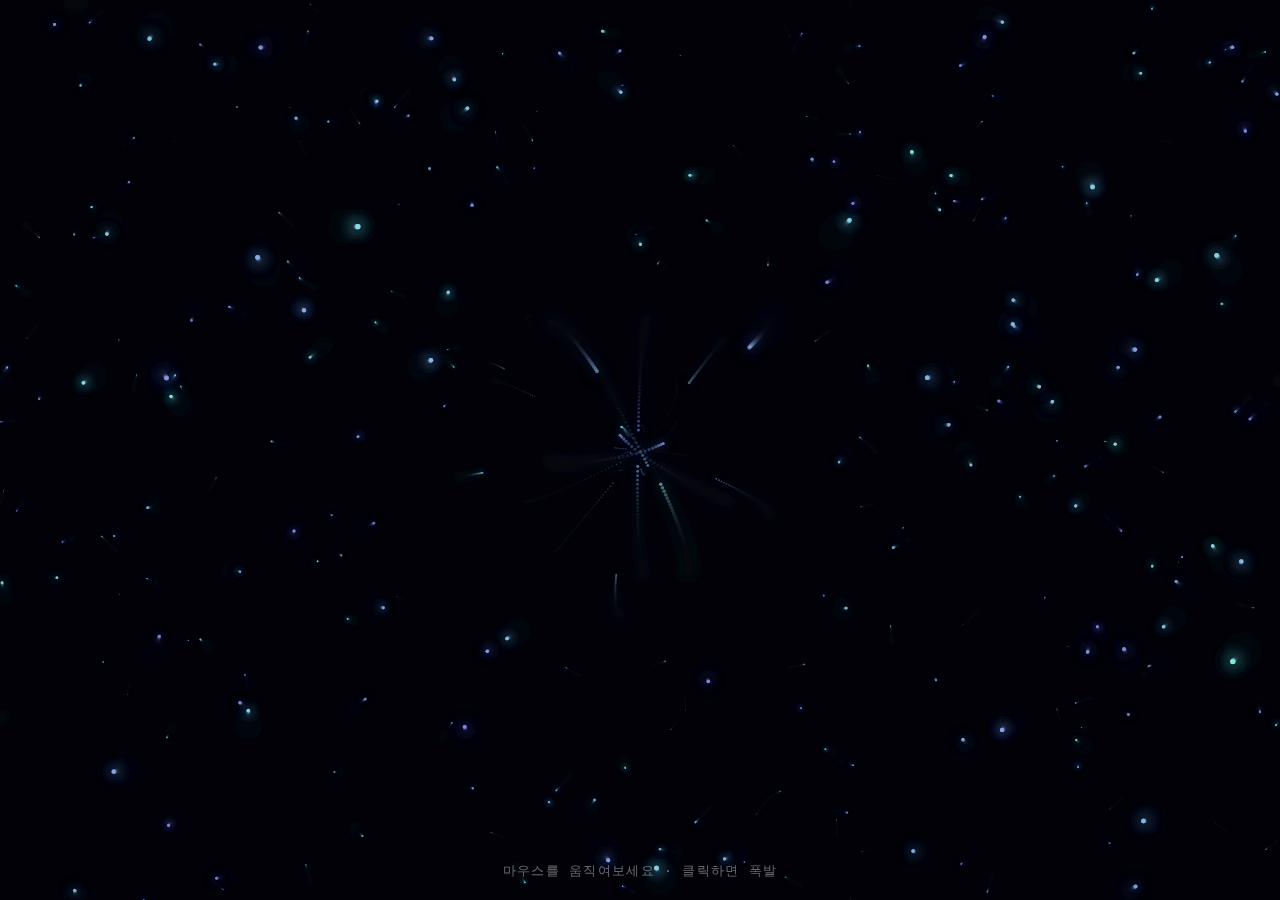
<file: 사례 2 크리에이티브 코딩/01_particle_flow.html>
<!DOCTYPE html>
<html lang="ko">
<head>
  <meta charset="UTF-8">
  <title>Particle Flow</title>
  <style>
    * { margin: 0; padding: 0; }
    body { background: #0a0a0f; overflow: hidden; }
    canvas { display: block; }
    #info {
      position: fixed;
      bottom: 20px;
      left: 50%;
      transform: translateX(-50%);
      color: rgba(255,255,255,0.4);
      font-family: monospace;
      font-size: 13px;
      letter-spacing: 0.1em;
      pointer-events: none;
    }
  </style>
</head>
<body>
<canvas id="c"></canvas>
<div id="info">마우스를 움직여보세요 · 클릭하면 폭발</div>
<script>
const canvas = document.getElementById('c');
const ctx = canvas.getContext('2d');

let W = canvas.width = window.innerWidth;
let H = canvas.height = window.innerHeight;

const mouse = { x: W / 2, y: H / 2, px: W / 2, py: H / 2 };

window.addEventListener('resize', () => {
  W = canvas.width = window.innerWidth;
  H = canvas.height = window.innerHeight;
});

window.addEventListener('mousemove', e => {
  mouse.px = mouse.x;
  mouse.py = mouse.y;
  mouse.x = e.clientX;
  mouse.y = e.clientY;
});

// ── 파티클 ─────────────────────────────────────────────────
class Particle {
  constructor(x, y, burst = false) {
    this.reset(x, y, burst);
  }

  reset(x, y, burst = false) {
    this.x = x ?? Math.random() * W;
    this.y = y ?? Math.random() * H;
    this.size = Math.random() * 2.5 + 0.5;
    this.baseSize = this.size;

    if (burst) {
      const angle = Math.random() * Math.PI * 2;
      const speed = Math.random() * 8 + 2;
      this.vx = Math.cos(angle) * speed;
      this.vy = Math.sin(angle) * speed;
      this.life = 1;
      this.decay = Math.random() * 0.02 + 0.01;
    } else {
      this.vx = (Math.random() - 0.5) * 1.5;
      this.vy = (Math.random() - 0.5) * 1.5;
      this.life = Math.random() * 0.5 + 0.5;
      this.decay = Math.random() * 0.005 + 0.001;
    }

    this.hue = Math.random() * 60 + 180; // 청록~보라
    this.burst = burst;
  }

  update() {
    // 마우스 인력
    const dx = mouse.x - this.x;
    const dy = mouse.y - this.y;
    const dist = Math.sqrt(dx * dx + dy * dy);
    if (dist < 200 && !this.burst) {
      const force = (200 - dist) / 200;
      this.vx += dx / dist * force * 0.3;
      this.vy += dy / dist * force * 0.3;
    }

    // 마찰
    this.vx *= 0.97;
    this.vy *= 0.97;

    this.x += this.vx;
    this.y += this.vy;
    this.life -= this.decay;

    // 화면 밖 처리
    if (!this.burst) {
      if (this.x < 0) this.x = W;
      if (this.x > W) this.x = 0;
      if (this.y < 0) this.y = H;
      if (this.y > H) this.y = 0;
      if (this.life < 0.1) this.reset();
    }
  }

  draw() {
    ctx.save();
    ctx.globalAlpha = Math.max(0, this.life) * 0.85;

    // 글로우 효과
    ctx.shadowBlur = this.size * 6;
    ctx.shadowColor = `hsl(${this.hue}, 90%, 70%)`;
    ctx.fillStyle = `hsl(${this.hue}, 80%, 75%)`;

    ctx.beginPath();
    ctx.arc(this.x, this.y, Math.max(0, this.size * this.life), 0, Math.PI * 2);
    ctx.fill();

    ctx.restore();
  }

  isDead() {
    return this.burst && this.life <= 0;
  }
}

// ── 트레일 (마우스 흔적) ────────────────────────────────────
class Trail {
  constructor(x, y) {
    this.x = x;
    this.y = y;
    this.size = Math.random() * 3 + 1;
    this.life = 1;
    this.hue = Math.random() * 60 + 200;
  }

  update() { this.life -= 0.04; }

  draw() {
    ctx.save();
    ctx.globalAlpha = this.life * 0.6;
    ctx.shadowBlur = 15;
    ctx.shadowColor = `hsl(${this.hue}, 90%, 80%)`;
    ctx.fillStyle = `hsl(${this.hue}, 70%, 85%)`;
    ctx.beginPath();
    ctx.arc(this.x, this.y, Math.max(0, this.size * this.life), 0, Math.PI * 2);
    ctx.fill();
    ctx.restore();
  }

  isDead() { return this.life <= 0; }
}

// ── 초기화 ─────────────────────────────────────────────────
let particles = Array.from({ length: 300 }, () => new Particle());
let trails = [];
let bursts = [];

// 클릭 → 폭발
window.addEventListener('click', e => {
  for (let i = 0; i < 60; i++) {
    bursts.push(new Particle(e.clientX, e.clientY, true));
  }
});

// ── 루프 ───────────────────────────────────────────────────
function loop() {
  // 잔상
  ctx.fillStyle = 'rgba(10, 10, 15, 0.15)';
  ctx.fillRect(0, 0, W, H);

  // 마우스 트레일
  const dx = mouse.x - mouse.px;
  const dy = mouse.y - mouse.py;
  if (Math.abs(dx) + Math.abs(dy) > 2) {
    trails.push(new Trail(mouse.x, mouse.y));
  }

  trails = trails.filter(t => !t.isDead());
  trails.forEach(t => { t.update(); t.draw(); });

  // 파티클
  particles.forEach(p => { p.update(); p.draw(); });

  // 폭발 파티클
  bursts = bursts.filter(b => !b.isDead());
  bursts.forEach(b => { b.update(); b.draw(); });

  requestAnimationFrame(loop);
}

loop();
</script>
</body>
</html>
</file>
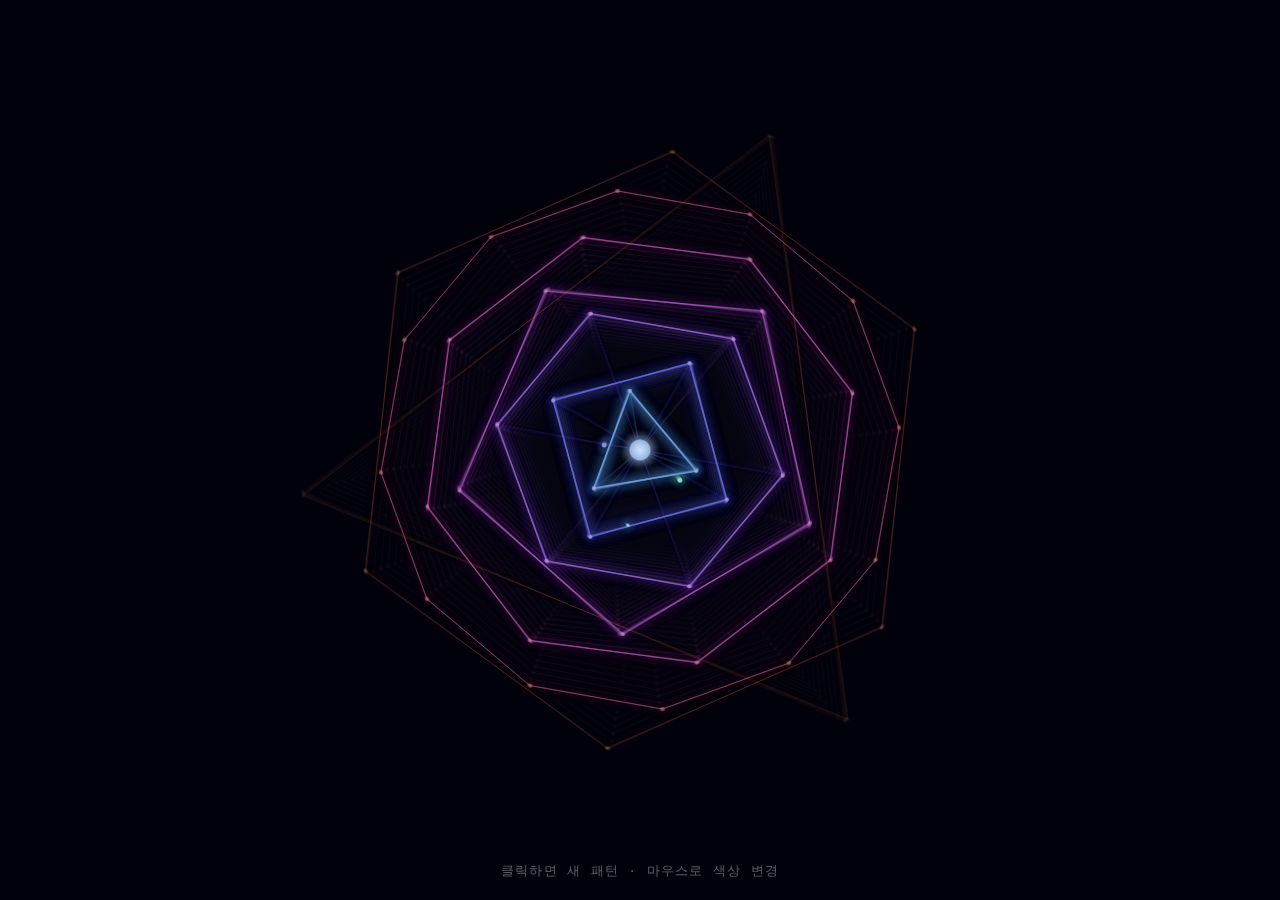
<file: 사례 2 크리에이티브 코딩/02_geometric_bloom.html>
<!DOCTYPE html>
<html lang="ko">
<head>
  <meta charset="UTF-8">
  <title>Geometric Bloom</title>
  <style>
    * { margin: 0; padding: 0; }
    body { background: #050510; overflow: hidden; }
    canvas { display: block; }
    #info {
      position: fixed;
      bottom: 20px;
      left: 50%;
      transform: translateX(-50%);
      color: rgba(255,255,255,0.35);
      font-family: monospace;
      font-size: 13px;
      letter-spacing: 0.1em;
      pointer-events: none;
    }
  </style>
</head>
<body>
<canvas id="c"></canvas>
<div id="info">클릭하면 새 패턴 · 마우스로 색상 변경</div>
<script>
const canvas = document.getElementById('c');
const ctx = canvas.getContext('2d');

let W = canvas.width = window.innerWidth;
let H = canvas.height = window.innerHeight;

window.addEventListener('resize', () => {
  W = canvas.width = window.innerWidth;
  H = canvas.height = window.innerHeight;
  initBloom();
});

// ── 설정 ────────────────────────────────────────────────
let cx = W / 2;
let cy = H / 2;
let baseHue = 200;
let frame = 0;
let rings = [];

// ── 링 생성 ─────────────────────────────────────────────
class Ring {
  constructor(sides, radius, speed, offset, depth) {
    this.sides = sides;
    this.radius = radius;
    this.speed = speed;
    this.angle = offset;
    this.depth = depth;
    this.scale = 0;
    this.targetScale = 1;
    this.born = frame;
  }

  update() {
    this.angle += this.speed;
    // 등장 애니메이션
    if (this.scale < this.targetScale) {
      this.scale += 0.025;
      if (this.scale > this.targetScale) this.scale = this.targetScale;
    }
  }

  draw(hue) {
    const r = this.radius * this.scale;
    const pts = [];

    for (let i = 0; i < this.sides; i++) {
      const a = (i / this.sides) * Math.PI * 2 + this.angle;
      pts.push({ x: cx + Math.cos(a) * r, y: cy + Math.sin(a) * r });
    }

    const layerHue = hue + this.depth * 25;
    const alpha = 0.6 - this.depth * 0.08;

    ctx.save();
    ctx.globalAlpha = Math.max(0.1, alpha);
    ctx.strokeStyle = `hsl(${layerHue}, 80%, 70%)`;
    ctx.lineWidth = 1.5 - this.depth * 0.1;
    ctx.shadowBlur = 12;
    ctx.shadowColor = `hsl(${layerHue}, 90%, 65%)`;

    ctx.beginPath();
    pts.forEach((p, i) => i === 0 ? ctx.moveTo(p.x, p.y) : ctx.lineTo(p.x, p.y));
    ctx.closePath();
    ctx.stroke();

    // 연결선 (중심 → 꼭짓점)
    if (this.depth < 3) {
      ctx.globalAlpha = alpha * 0.3;
      ctx.lineWidth = 0.5;
      pts.forEach(p => {
        ctx.beginPath();
        ctx.moveTo(cx, cy);
        ctx.lineTo(p.x, p.y);
        ctx.stroke();
      });
    }

    // 꼭짓점 점
    ctx.globalAlpha = alpha * 0.8;
    ctx.fillStyle = `hsl(${layerHue + 30}, 90%, 85%)`;
    ctx.shadowBlur = 8;
    pts.forEach(p => {
      ctx.beginPath();
      ctx.arc(p.x, p.y, 2, 0, Math.PI * 2);
      ctx.fill();
    });

    ctx.restore();
  }
}

// ── 꽃잎 파티클 ─────────────────────────────────────────
class Petal {
  constructor() {
    const angle = Math.random() * Math.PI * 2;
    const dist = Math.random() * 80 + 20;
    this.x = cx + Math.cos(angle) * dist;
    this.y = cy + Math.sin(angle) * dist;
    this.vx = (Math.random() - 0.5) * 0.8;
    this.vy = (Math.random() - 0.5) * 0.8;
    this.size = Math.random() * 3 + 1;
    this.life = 1;
    this.decay = Math.random() * 0.008 + 0.003;
    this.hue = Math.random() * 80 + 160;
  }

  update() {
    this.x += this.vx;
    this.y += this.vy;
    this.vy += 0.01; // 중력
    this.life -= this.decay;
  }

  draw() {
    ctx.save();
    ctx.globalAlpha = this.life * 0.7;
    ctx.shadowBlur = 10;
    ctx.shadowColor = `hsl(${this.hue}, 90%, 70%)`;
    ctx.fillStyle = `hsl(${this.hue}, 80%, 80%)`;
    ctx.beginPath();
    ctx.arc(this.x, this.y, Math.max(0, this.size * this.life), 0, Math.PI * 2);
    ctx.fill();
    ctx.restore();
  }

  isDead() { return this.life <= 0; }
}

// ── 초기화 ──────────────────────────────────────────────
let petals = [];

function initBloom() {
  cx = W / 2;
  cy = H / 2;
  rings = [];

  const configs = [
    { sides: 3,  radius: 60,  speed:  0.008, offset: 0 },
    { sides: 4,  radius: 100, speed: -0.006, offset: Math.PI / 4 },
    { sides: 6,  radius: 145, speed:  0.004, offset: 0 },
    { sides: 5,  radius: 185, speed: -0.005, offset: Math.PI / 5 },
    { sides: 8,  radius: 220, speed:  0.003, offset: Math.PI / 8 },
    { sides: 12, radius: 260, speed: -0.002, offset: 0 },
    { sides: 6,  radius: 300, speed:  0.0025, offset: Math.PI / 6 },
    { sides: 3,  radius: 340, speed: -0.003, offset: Math.PI / 3 },
  ];

  configs.forEach((c, i) => {
    rings.push(new Ring(c.sides, c.radius, c.speed, c.offset, i));
  });
}

initBloom();

// 클릭 → 새 패턴 + 폭발
canvas.addEventListener('click', e => {
  cx = e.clientX;
  cy = e.clientY;

  baseHue = Math.random() * 360;
  rings = [];
  const configs = [
    { sides: Math.floor(Math.random() * 4) + 3, radius: 50,  speed:  0.008 },
    { sides: Math.floor(Math.random() * 4) + 3, radius: 95,  speed: -0.006 },
    { sides: Math.floor(Math.random() * 5) + 4, radius: 140, speed:  0.005 },
    { sides: Math.floor(Math.random() * 5) + 4, radius: 185, speed: -0.004 },
    { sides: Math.floor(Math.random() * 6) + 5, radius: 230, speed:  0.003 },
    { sides: Math.floor(Math.random() * 8) + 6, radius: 275, speed: -0.002 },
    { sides: Math.floor(Math.random() * 6) + 4, radius: 315, speed:  0.0025 },
    { sides: Math.floor(Math.random() * 4) + 3, radius: 355, speed: -0.003 },
  ];
  configs.forEach((c, i) => {
    rings.push(new Ring(c.sides, c.radius, c.speed, Math.random() * Math.PI * 2, i));
  });

  // 꽃잎 폭발
  for (let i = 0; i < 40; i++) petals.push(new Petal());
});

// 마우스 → 색상 변경
window.addEventListener('mousemove', e => {
  baseHue = (e.clientX / W) * 360;
});

// ── 중심 장식 ────────────────────────────────────────────
function drawCenter(hue) {
  ctx.save();
  const pulse = 8 + Math.sin(frame * 0.05) * 3;
  const grad = ctx.createRadialGradient(cx, cy, 0, cx, cy, pulse * 2);
  grad.addColorStop(0, `hsl(${hue}, 80%, 90%)`);
  grad.addColorStop(1, `hsla(${hue}, 80%, 70%, 0)`);
  ctx.fillStyle = grad;
  ctx.shadowBlur = 20;
  ctx.shadowColor = `hsl(${hue}, 90%, 80%)`;
  ctx.beginPath();
  ctx.arc(cx, cy, pulse, 0, Math.PI * 2);
  ctx.fill();
  ctx.restore();
}

// ── 루프 ────────────────────────────────────────────────
function loop() {
  frame++;

  // 잔상
  ctx.fillStyle = 'rgba(5, 5, 16, 0.18)';
  ctx.fillRect(0, 0, W, H);

  const hue = baseHue + Math.sin(frame * 0.01) * 30;

  rings.forEach(r => { r.update(); r.draw(hue); });
  drawCenter(hue);

  // 주기적 꽃잎
  if (frame % 12 === 0) petals.push(new Petal());
  petals = petals.filter(p => !p.isDead());
  petals.forEach(p => { p.update(); p.draw(); });

  requestAnimationFrame(loop);
}

loop();
</script>
</body>
</html>
</file>
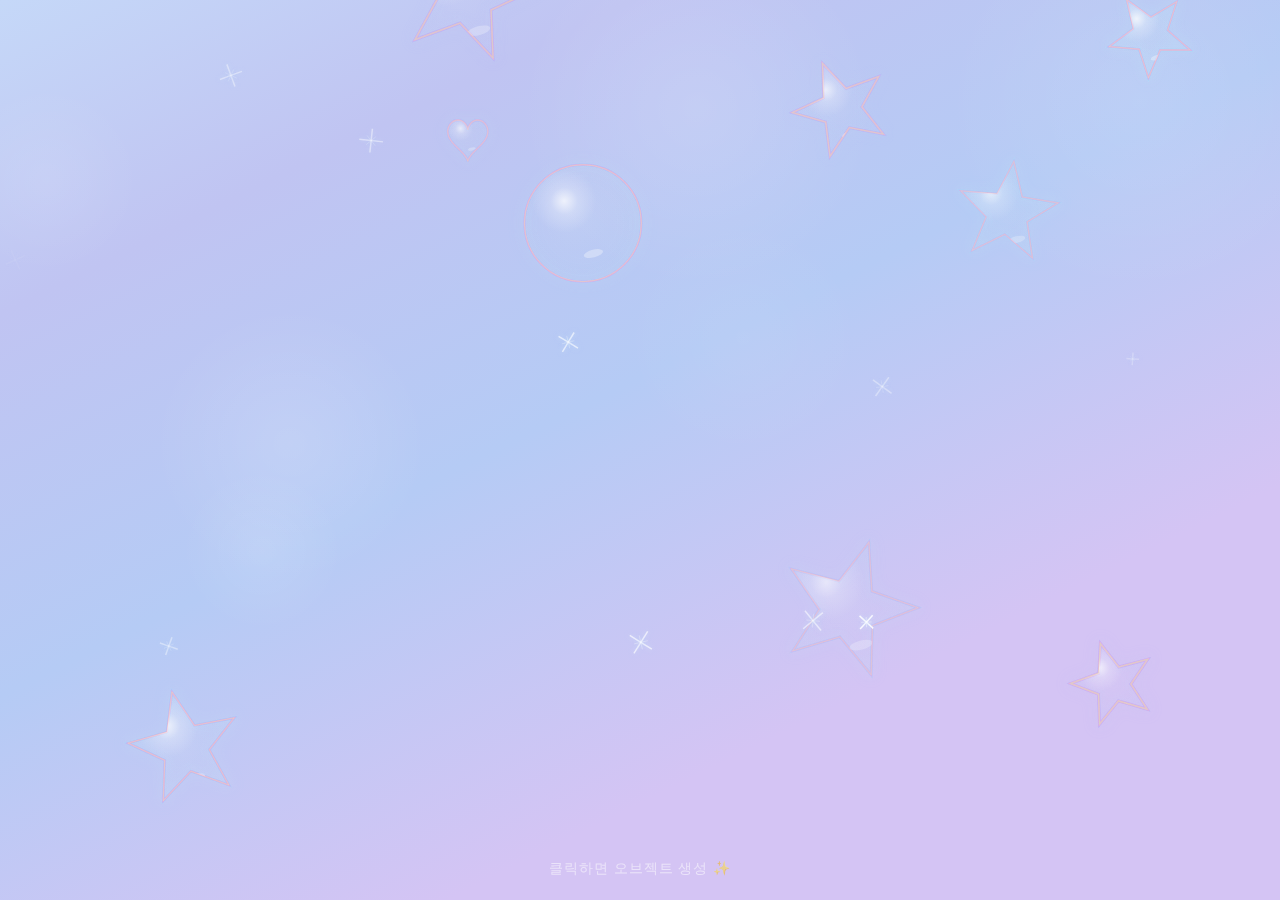
<file: 사례 2 크리에이티브 코딩/03_glass_world.html>
<!DOCTYPE html>
<html lang="ko">
<head>
  <meta charset="UTF-8">
  <title>Glass World ✨</title>
  <style>
    * { margin: 0; padding: 0; }
    body { overflow: hidden; }
    canvas { display: block; }
    #hint {
      position: fixed;
      bottom: 22px;
      left: 50%;
      transform: translateX(-50%);
      color: rgba(255,255,255,0.52);
      font-family: 'Segoe UI', sans-serif;
      font-size: 14px;
      letter-spacing: 0.07em;
      pointer-events: none;
    }
  </style>
</head>
<body>
<canvas id="c"></canvas>
<div id="hint">클릭하면 오브젝트 생성 ✨</div>
<script>
const cv  = document.getElementById('c');
const ctx = cv.getContext('2d');
let W = cv.width  = window.innerWidth;
let H = cv.height = window.innerHeight;

window.addEventListener('resize', () => {
  W = cv.width  = window.innerWidth;
  H = cv.height = window.innerHeight;
  buildClouds();
});

// ── 경로 함수들 ────────────────────────────────────────────
function pCircle(x, y, r) {
  ctx.beginPath();
  ctx.arc(x, y, r, 0, Math.PI * 2);
}

function pStar(x, y, outerR, innerR, rot) {
  ctx.beginPath();
  for (let i = 0; i < 10; i++) {
    const r = i % 2 === 0 ? outerR : innerR;
    const a = (i / 10) * Math.PI * 2 + rot;
    i === 0
      ? ctx.moveTo(x + Math.cos(a) * r, y + Math.sin(a) * r)
      : ctx.lineTo(x + Math.cos(a) * r, y + Math.sin(a) * r);
  }
  ctx.closePath();
}

function pHeart(x, y, s) {
  ctx.beginPath();
  for (let i = 0; i <= 64; i++) {
    const t  = (i / 64) * Math.PI * 2;
    const px = x + 16 * Math.pow(Math.sin(t), 3) * (s / 16);
    const py = y - (13 * Math.cos(t) - 5 * Math.cos(2*t) - 2 * Math.cos(3*t) - Math.cos(4*t)) * (s / 14);
    i === 0 ? ctx.moveTo(px, py) : ctx.lineTo(px, py);
  }
  ctx.closePath();
}

// type: 0=circle, 1=star, 2=heart
function makePath(type, x, y, r, rot) {
  if      (type === 0) pCircle(x, y, r);
  else if (type === 1) pStar(x, y, r, r * 0.42, rot);
  else                 pHeart(x, y, r * 0.88);
}

// ── 유리 오브젝트 렌더링 ────────────────────────────────────
function drawGlass(type, x, y, r, hue, rot) {
  ctx.save();

  // ① 반투명 유리 바디
  makePath(type, x, y, r, rot);
  const bg = ctx.createRadialGradient(x - r*.22, y - r*.22, 0, x, y, r * 1.06);
  bg.addColorStop(0,   `hsla(${hue}, 55%, 92%, .18)`);
  bg.addColorStop(.55, `hsla(${hue}, 55%, 87%, .08)`);
  bg.addColorStop(1,   `hsla(${hue+15}, 60%, 82%, .13)`);
  ctx.fillStyle = bg;
  ctx.fill();

  // ② 내부 등고선 (인플레이터블 튜브 느낌)
  for (let i = 1; i <= 4; i++) {
    ctx.save();
    ctx.translate(x, y);
    ctx.scale(1 - i * .1, 1 - i * .1);
    ctx.translate(-x, -y);
    makePath(type, x, y, r, rot);
    ctx.strokeStyle = `rgba(195, 220, 255, ${.22 - i * .03})`;
    ctx.lineWidth   = .8;
    ctx.stroke();
    ctx.restore();
  }

  // ③ 이리데슨트 테두리 (무지개빛 레이어)
  ctx.save();
  [0, 45, 100, 165, 225].forEach((dh, i) => {
    makePath(type, x, y, r, rot);
    ctx.strokeStyle  = `hsla(${(hue + dh) % 360}, 90%, 82%, ${.68 - i * .09})`;
    ctx.lineWidth    = Math.max(.4, 2.9 - i * .48);
    ctx.shadowBlur   = i === 0 ? 14 : 0;
    ctx.shadowColor  = `hsla(${hue}, 90%, 88%, .65)`;
    ctx.stroke();
  });
  ctx.restore();

  // ④ 흰색 하이라이트 (클립 적용)
  ctx.save();
  makePath(type, x, y, r, rot);
  ctx.clip();
  const hl = ctx.createRadialGradient(
    x - r * .32, y - r * .38, 0,
    x - r * .32, y - r * .38, r * .55
  );
  hl.addColorStop(0,   'rgba(255,255,255,.88)');
  hl.addColorStop(.42, 'rgba(255,255,255,.28)');
  hl.addColorStop(1,   'rgba(255,255,255,0)');
  ctx.fillStyle = hl;
  ctx.fillRect(x - r*2, y - r*2, r*4, r*4);
  ctx.restore();

  // ⑤ 하단 반사 점
  ctx.save();
  makePath(type, x, y, r, rot);
  ctx.clip();
  ctx.beginPath();
  ctx.ellipse(x + r*.18, y + r*.52, r*.17, r*.065, -.25, 0, Math.PI*2);
  ctx.fillStyle = 'rgba(255,255,255,.38)';
  ctx.fill();
  ctx.restore();

  ctx.restore();
}

// ── 배경 ───────────────────────────────────────────────────
let clouds = [];

function buildClouds() {
  clouds = Array.from({ length: 6 }, () => ({
    x: Math.random() * W,
    y: Math.random() * H * .65,
    r: Math.random() * 175 + 70,
    a: Math.random() * .1 + .04
  }));
}
buildClouds();

function drawBG() {
  const g = ctx.createLinearGradient(0, 0, W * .35, H);
  g.addColorStop(0,   '#c5d8f8');
  g.addColorStop(.28, '#c0c4f2');
  g.addColorStop(.62, '#b5cbf5');
  g.addColorStop(1,   '#d4c4f4');
  ctx.fillStyle = g;
  ctx.fillRect(0, 0, W, H);

  clouds.forEach(c => {
    const cg = ctx.createRadialGradient(c.x, c.y, 0, c.x, c.y, c.r);
    cg.addColorStop(0, `rgba(255,255,255,${c.a})`);
    cg.addColorStop(1, 'rgba(255,255,255,0)');
    ctx.fillStyle = cg;
    ctx.fillRect(0, 0, W, H);
  });
}

// ── 스파클 ─────────────────────────────────────────────────
class Sparkle {
  constructor(x, y) {
    this.x   = x  ?? Math.random() * W;
    this.y   = y  ?? Math.random() * H;
    this.s   = Math.random() * 11 + 4;
    this.t   = 0;
    this.max = Math.random() * 80 + 40;
    this.rot = Math.random() * Math.PI * .5;
  }
  update() { this.t++; }
  draw() {
    const a = Math.sin((this.t / this.max) * Math.PI);
    if (a <= 0) return;
    const s = this.s;
    ctx.save();
    ctx.globalAlpha  = a * .9;
    ctx.strokeStyle  = '#ffffff';
    ctx.lineWidth    = 1.5;
    ctx.shadowBlur   = 5;
    ctx.shadowColor  = 'rgba(210,235,255,.85)';
    ctx.translate(this.x, this.y);
    ctx.rotate(this.rot);
    // 십자 (4방향)
    [[1,0],[0,1],[-1,0],[0,-1]].forEach(([dx,dy]) => {
      ctx.beginPath(); ctx.moveTo(0,0); ctx.lineTo(dx*s, dy*s); ctx.stroke();
    });
    // 대각 (얇게)
    ctx.globalAlpha = a * .45;
    ctx.lineWidth   = .8;
    const d = s * .55, sq = Math.SQRT2;
    [[1,1],[-1,1],[-1,-1],[1,-1]].forEach(([dx,dy]) => {
      ctx.beginPath(); ctx.moveTo(0,0); ctx.lineTo(dx*d/sq, dy*d/sq); ctx.stroke();
    });
    ctx.restore();
  }
  isDead() { return this.t >= this.max; }
}

// ── 유리 오브젝트 클래스 ────────────────────────────────────
const TYPES = [0, 0, 0, 1, 1, 2]; // 0=circle 더 많이
let frame = 0;

class GObj {
  constructor(x, y, type) {
    this.type  = type  ?? TYPES[Math.floor(Math.random() * TYPES.length)];
    this.x     = x     ?? Math.random() * W;
    this.y     = y     ?? H + 80;
    this.r     = Math.random() * 52 + 22;
    this.hue   = Math.random() * 65 + 185;
    this.vx    = (Math.random() - .5) * .5;
    this.vy    = -(Math.random() * .75 + .25);
    this.wo    = Math.random() * Math.PI * 2; // wobble offset
    this.ws    = Math.random() * .02  + .007; // wobble speed
    this.rot   = Math.random() * Math.PI * 2;
    this.rs    = (Math.random() - .5) * .006;
    this.alpha = 0;
    this.tgt   = Math.random() * .28 + .58;
  }
  update() {
    this.wo  += this.ws;
    this.x   += this.vx + Math.sin(this.wo) * .35;
    this.y   += this.vy;
    this.rot += this.rs;
    if (this.alpha < this.tgt) this.alpha = Math.min(this.alpha + .012, this.tgt);
  }
  draw() {
    ctx.save();
    ctx.globalAlpha = this.alpha;
    drawGlass(this.type, this.x, this.y, this.r, this.hue, this.rot);
    ctx.restore();
  }
  isOff() { return this.y < -this.r * 3; }
}

// ── 초기화 ─────────────────────────────────────────────────
let objs   = [];
let sparks = [];

for (let i = 0; i < 9; i++) {
  const o = new GObj(Math.random() * W, Math.random() * H * .9);
  o.alpha = o.tgt;
  objs.push(o);
}

for (let i = 0; i < 18; i++) {
  const s = new Sparkle();
  s.t = Math.floor(Math.random() * s.max);
  sparks.push(s);
}

cv.addEventListener('click', e => {
  [0, 1, 2].forEach(type => {
    objs.push(new GObj(
      e.clientX + (Math.random() - .5) * 90,
      e.clientY + (Math.random() - .5) * 90,
      type
    ));
  });
  for (let i = 0; i < 6; i++) {
    sparks.push(new Sparkle(
      e.clientX + (Math.random() - .5) * 70,
      e.clientY + (Math.random() - .5) * 70
    ));
  }
});

// ── 메인 루프 ───────────────────────────────────────────────
function loop() {
  frame++;
  drawBG();

  if (frame % 140 === 0 && objs.length < 14) objs.push(new GObj());
  if (frame % 18  === 0) sparks.push(new Sparkle());

  objs = objs.filter(o => !o.isOff());
  objs.sort((a, b) => b.r - a.r); // 큰 것이 뒤에
  objs.forEach(o => { o.update(); o.draw(); });

  sparks = sparks.filter(s => !s.isDead());
  sparks.forEach(s => { s.update(); s.draw(); });

  requestAnimationFrame(loop);
}

loop();
</script>
</body>
</html>
</file>
<file: 사례 1 로그인 페이지/style.css>
/* 리셋 & 기본 설정 */
* {
    margin: 0;
    padding: 0;
    box-sizing: border-box;
}

body {
    font-family: 'Segoe UI', -apple-system, BlinkMacSystemFont, sans-serif;
    background: #0a0a0f;
    min-height: 100vh;
    display: flex;
    justify-content: center;
    align-items: center;
    overflow: hidden;
}

/* 배경 글로우 효과 */
body::before {
    content: '';
    position: fixed;
    top: -50%;
    left: -50%;
    width: 200%;
    height: 200%;
    background: radial-gradient(circle at 30% 40%, rgba(99, 102, 241, 0.08) 0%, transparent 50%),
                radial-gradient(circle at 70% 60%, rgba(139, 92, 246, 0.06) 0%, transparent 50%),
                radial-gradient(circle at 50% 50%, rgba(6, 182, 212, 0.04) 0%, transparent 50%);
    animation: bgMove 20s ease-in-out infinite;
    z-index: 0;
}

@keyframes bgMove {
    0%, 100% { transform: translate(0, 0) rotate(0deg); }
    33% { transform: translate(2%, -2%) rotate(1deg); }
    66% { transform: translate(-1%, 1%) rotate(-1deg); }
}

.container {
    position: relative;
    z-index: 1;
    width: 100%;
    max-width: 420px;
    padding: 20px;
}

/* 카드 */
.card {
    background: rgba(17, 17, 27, 0.85);
    backdrop-filter: blur(20px);
    border: 1px solid rgba(99, 102, 241, 0.15);
    border-radius: 20px;
    padding: 40px 36px;
    box-shadow: 0 0 40px rgba(99, 102, 241, 0.06),
                0 20px 60px rgba(0, 0, 0, 0.4);
    animation: cardIn 0.4s ease-out;
}

@keyframes cardIn {
    from {
        opacity: 0;
        transform: translateY(20px) scale(0.97);
    }
    to {
        opacity: 1;
        transform: translateY(0) scale(1);
    }
}

.card.hidden {
    display: none;
}

/* 로고 & 서브타이틀 */
.logo {
    font-size: 28px;
    font-weight: 700;
    text-align: center;
    background: linear-gradient(135deg, #818cf8, #6366f1, #a78bfa);
    -webkit-background-clip: text;
    -webkit-text-fill-color: transparent;
    background-clip: text;
    margin-bottom: 8px;
}

.subtitle {
    text-align: center;
    color: #64748b;
    font-size: 14px;
    margin-bottom: 32px;
}

/* 입력 필드 */
.input-group {
    margin-bottom: 20px;
}

.input-group label {
    display: block;
    color: #94a3b8;
    font-size: 13px;
    font-weight: 500;
    margin-bottom: 8px;
}

.input-group input[type="email"],
.input-group input[type="password"],
.input-group input[type="text"] {
    width: 100%;
    padding: 12px 16px;
    background: rgba(30, 30, 45, 0.8);
    border: 1px solid rgba(99, 102, 241, 0.2);
    border-radius: 10px;
    color: #e2e8f0;
    font-size: 14px;
    transition: all 0.3s ease;
    outline: none;
}

.input-group input:focus {
    border-color: #6366f1;
    box-shadow: 0 0 0 3px rgba(99, 102, 241, 0.15),
                0 0 20px rgba(99, 102, 241, 0.1);
}

.input-group input::placeholder {
    color: #475569;
}

/* 비밀번호 토글 */
.password-wrapper {
    position: relative;
}

.password-wrapper input {
    padding-right: 44px;
}

.toggle-pw {
    position: absolute;
    right: 12px;
    top: 50%;
    transform: translateY(-50%);
    background: none;
    border: none;
    cursor: pointer;
    font-size: 16px;
    opacity: 0.5;
    transition: opacity 0.2s;
}

.toggle-pw:hover {
    opacity: 0.8;
}

/* 비밀번호 강도 표시 */
.password-strength {
    height: 3px;
    border-radius: 3px;
    margin-top: 8px;
    transition: all 0.3s ease;
    background: transparent;
}

.password-strength.weak {
    width: 33%;
    background: #ef4444;
}

.password-strength.medium {
    width: 66%;
    background: #f59e0b;
}

.password-strength.strong {
    width: 100%;
    background: #10b981;
}

/* 옵션 (로그인 유지 / 비밀번호 찾기) */
.options {
    display: flex;
    justify-content: space-between;
    align-items: center;
    margin-bottom: 24px;
}

.checkbox-label {
    display: flex;
    align-items: center;
    gap: 8px;
    color: #94a3b8;
    font-size: 13px;
    cursor: pointer;
}

.checkbox-label input[type="checkbox"] {
    accent-color: #6366f1;
    width: 16px;
    height: 16px;
    cursor: pointer;
}

/* 링크 */
.link {
    color: #818cf8;
    text-decoration: none;
    font-size: 13px;
    transition: color 0.2s;
}

.link:hover {
    color: #a5b4fc;
}

/* 메인 버튼 */
.btn-primary {
    width: 100%;
    padding: 13px;
    background: linear-gradient(135deg, #6366f1, #8b5cf6);
    border: none;
    border-radius: 10px;
    color: #fff;
    font-size: 15px;
    font-weight: 600;
    cursor: pointer;
    transition: all 0.3s ease;
    position: relative;
    overflow: hidden;
}

.btn-primary:hover {
    transform: translateY(-1px);
    box-shadow: 0 8px 25px rgba(99, 102, 241, 0.35);
}

.btn-primary:active {
    transform: translateY(0);
}

/* 버튼 로딩 상태 */
.btn-primary.loading {
    pointer-events: none;
    opacity: 0.8;
}

.btn-primary.loading::after {
    content: '';
    position: absolute;
    width: 20px;
    height: 20px;
    border: 2px solid transparent;
    border-top-color: #fff;
    border-radius: 50%;
    animation: spin 0.6s linear infinite;
    top: 50%;
    left: 50%;
    margin: -10px 0 0 -10px;
}

@keyframes spin {
    to { transform: rotate(360deg); }
}

/* 구분선 */
.divider {
    display: flex;
    align-items: center;
    margin: 24px 0;
    gap: 16px;
}

.divider::before,
.divider::after {
    content: '';
    flex: 1;
    height: 1px;
    background: rgba(99, 102, 241, 0.15);
}

.divider span {
    color: #475569;
    font-size: 12px;
    white-space: nowrap;
}

/* 소셜 로그인 버튼 */
.social-buttons {
    display: flex;
    flex-direction: column;
    gap: 10px;
    margin-bottom: 24px;
}

.btn-social {
    display: flex;
    align-items: center;
    justify-content: center;
    gap: 10px;
    width: 100%;
    padding: 11px;
    border-radius: 10px;
    font-size: 14px;
    font-weight: 500;
    cursor: pointer;
    transition: all 0.3s ease;
    border: 1px solid rgba(99, 102, 241, 0.15);
}

.btn-social:hover {
    transform: translateY(-1px);
}

.btn-google {
    background: rgba(255, 255, 255, 0.05);
    color: #e2e8f0;
}

.btn-google:hover {
    background: rgba(255, 255, 255, 0.1);
    border-color: rgba(255, 255, 255, 0.2);
}

.btn-kakao {
    background: #fee500;
    color: #191919;
    border-color: #fee500;
}

.btn-kakao:hover {
    background: #fdd800;
    box-shadow: 0 4px 15px rgba(254, 229, 0, 0.2);
}

/* 하단 텍스트 */
.footer-text {
    text-align: center;
    color: #64748b;
    font-size: 13px;
}

/* 안내 텍스트 */
.info-text {
    color: #64748b;
    font-size: 13px;
    line-height: 1.6;
    margin-bottom: 24px;
    padding: 12px 16px;
    background: rgba(99, 102, 241, 0.05);
    border-radius: 8px;
    border-left: 3px solid #6366f1;
}

/* 성공 아이콘 */
.success-icon {
    width: 64px;
    height: 64px;
    border-radius: 50%;
    background: linear-gradient(135deg, #10b981, #059669);
    display: flex;
    align-items: center;
    justify-content: center;
    margin: 0 auto 20px;
    font-size: 28px;
    color: #fff;
    box-shadow: 0 0 30px rgba(16, 185, 129, 0.3);
}

/* 토스트 알림 */
.toast {
    position: fixed;
    bottom: 30px;
    left: 50%;
    transform: translateX(-50%) translateY(100px);
    padding: 12px 24px;
    border-radius: 10px;
    font-size: 14px;
    color: #fff;
    z-index: 1000;
    opacity: 0;
    transition: all 0.4s cubic-bezier(0.16, 1, 0.3, 1);
    backdrop-filter: blur(10px);
}

.toast.show {
    opacity: 1;
    transform: translateX(-50%) translateY(0);
}

.toast.success {
    background: rgba(16, 185, 129, 0.9);
    box-shadow: 0 4px 20px rgba(16, 185, 129, 0.3);
}

.toast.error {
    background: rgba(239, 68, 68, 0.9);
    box-shadow: 0 4px 20px rgba(239, 68, 68, 0.3);
}

.toast.info {
    background: rgba(99, 102, 241, 0.9);
    box-shadow: 0 4px 20px rgba(99, 102, 241, 0.3);
}

/* 입력 에러 상태 */
.input-error {
    border-color: #ef4444 !important;
    box-shadow: 0 0 0 3px rgba(239, 68, 68, 0.15) !important;
}

/* 반응형 */
@media (max-width: 480px) {
    .card {
        padding: 32px 24px;
        border-radius: 16px;
    }

    .container {
        padding: 16px;
    }

    .logo {
        font-size: 24px;
    }
}
</file>
<file: 사례 1 로그인 페이지/로그인페이지 디베롧/style.css>
/* 리셋 & 기본 설정 */
* {
    margin: 0;
    padding: 0;
    box-sizing: border-box;
}

body {
    font-family: 'Segoe UI', -apple-system, BlinkMacSystemFont, sans-serif;
    background: #0a0a0f;
    min-height: 100vh;
    display: flex;
    justify-content: center;
    align-items: flex-start;
    overflow-y: auto;
    padding: 40px 0;
}

/* 배경 글로우 효과 */
body::before {
    content: '';
    position: fixed;
    top: -50%;
    left: -50%;
    width: 200%;
    height: 200%;
    background: radial-gradient(circle at 30% 40%, rgba(99, 102, 241, 0.08) 0%, transparent 50%),
                radial-gradient(circle at 70% 60%, rgba(139, 92, 246, 0.06) 0%, transparent 50%),
                radial-gradient(circle at 50% 50%, rgba(6, 182, 212, 0.04) 0%, transparent 50%);
    animation: bgMove 20s ease-in-out infinite;
    z-index: 0;
    pointer-events: none;
}

@keyframes bgMove {
    0%, 100% { transform: translate(0, 0) rotate(0deg); }
    33% { transform: translate(2%, -2%) rotate(1deg); }
    66% { transform: translate(-1%, 1%) rotate(-1deg); }
}

.container {
    position: relative;
    z-index: 1;
    width: 100%;
    max-width: 460px;
    padding: 20px;
}

/* ===== 카드 ===== */
.card {
    background: rgba(17, 17, 27, 0.85);
    backdrop-filter: blur(20px);
    border: 1px solid rgba(99, 102, 241, 0.15);
    border-radius: 20px;
    padding: 40px 36px;
    box-shadow: 0 0 40px rgba(99, 102, 241, 0.06),
                0 20px 60px rgba(0, 0, 0, 0.4);
    animation: cardIn 0.4s ease-out;
}

@keyframes cardIn {
    from { opacity: 0; transform: translateY(20px) scale(0.97); }
    to   { opacity: 1; transform: translateY(0) scale(1); }
}

.card.hidden { display: none; }

/* ===== 로고 & 서브타이틀 ===== */
.logo {
    font-size: 28px;
    font-weight: 700;
    text-align: center;
    background: linear-gradient(135deg, #818cf8, #6366f1, #a78bfa);
    -webkit-background-clip: text;
    -webkit-text-fill-color: transparent;
    background-clip: text;
    margin-bottom: 8px;
}

.subtitle {
    text-align: center;
    color: #64748b;
    font-size: 14px;
    margin-bottom: 28px;
}

/* ===== 입력 필드 ===== */
.input-group {
    margin-bottom: 18px;
}

.input-group label {
    display: block;
    color: #94a3b8;
    font-size: 13px;
    font-weight: 500;
    margin-bottom: 8px;
}

.label-optional {
    color: #475569;
    font-weight: 400;
    font-size: 12px;
}

.input-group input[type="email"],
.input-group input[type="password"],
.input-group input[type="text"],
.input-group input[type="tel"],
.input-group select {
    width: 100%;
    padding: 12px 16px;
    background: rgba(30, 30, 45, 0.8);
    border: 1px solid rgba(99, 102, 241, 0.2);
    border-radius: 10px;
    color: #e2e8f0;
    font-size: 14px;
    transition: all 0.3s ease;
    outline: none;
}

.input-group input[readonly] {
    opacity: 0.5;
    cursor: default;
}

.input-group input:focus,
.input-group select:focus {
    border-color: #6366f1;
    box-shadow: 0 0 0 3px rgba(99, 102, 241, 0.15),
                0 0 20px rgba(99, 102, 241, 0.1);
}

.input-group input::placeholder {
    color: #475569;
}

/* ===== 인라인 에러 메시지 ===== */
.error-msg {
    display: block;
    color: #ef4444;
    font-size: 12px;
    margin-top: 5px;
    min-height: 16px;
    line-height: 1.4;
}

/* ===== 힌트 메시지 ===== */
.hint-msg {
    display: block;
    color: #475569;
    font-size: 11px;
    margin-top: 4px;
}

/* ===== 비밀번호 토글 ===== */
.password-wrapper {
    position: relative;
}

.password-wrapper input {
    padding-right: 44px;
}

.toggle-pw {
    position: absolute;
    right: 12px;
    top: 50%;
    transform: translateY(-50%);
    background: none;
    border: none;
    cursor: pointer;
    font-size: 16px;
    opacity: 0.5;
    transition: opacity 0.2s;
}

.toggle-pw:hover { opacity: 0.8; }

/* ===== 비밀번호 강도 표시 ===== */
.password-strength {
    height: 3px;
    border-radius: 3px;
    margin-top: 8px;
    transition: all 0.3s ease;
    background: transparent;
}

.password-strength.weak   { width: 33%; background: #ef4444; }
.password-strength.medium { width: 66%; background: #f59e0b; }
.password-strength.strong { width: 100%; background: #10b981; }

/* ===== 로그인 옵션 영역 ===== */
.options {
    display: flex;
    justify-content: space-between;
    align-items: center;
    margin-bottom: 24px;
    flex-wrap: wrap;
    gap: 8px;
}

.checkbox-group {
    display: flex;
    gap: 14px;
    align-items: center;
}

.link-group {
    display: flex;
    align-items: center;
    gap: 6px;
}

.link-divider {
    color: #334155;
    font-size: 12px;
}

/* ===== 체크박스 ===== */
.checkbox-label {
    display: flex;
    align-items: center;
    gap: 7px;
    color: #94a3b8;
    font-size: 13px;
    cursor: pointer;
}

.checkbox-label input[type="checkbox"] {
    accent-color: #6366f1;
    width: 15px;
    height: 15px;
    cursor: pointer;
    flex-shrink: 0;
}

/* ===== 링크 ===== */
.link {
    color: #818cf8;
    text-decoration: none;
    font-size: 13px;
    transition: color 0.2s;
}

.link:hover { color: #a5b4fc; }

/* ===== 메인 버튼 ===== */
.btn-primary {
    width: 100%;
    padding: 13px;
    background: linear-gradient(135deg, #6366f1, #8b5cf6);
    border: none;
    border-radius: 10px;
    color: #fff;
    font-size: 15px;
    font-weight: 600;
    cursor: pointer;
    transition: all 0.3s ease;
    position: relative;
    overflow: hidden;
}

.btn-primary:hover {
    transform: translateY(-1px);
    box-shadow: 0 8px 25px rgba(99, 102, 241, 0.35);
}

.btn-primary:active { transform: translateY(0); }

/* ===== 보조 버튼 ===== */
.btn-secondary {
    padding: 10px 16px;
    background: transparent;
    border: 1px solid rgba(99, 102, 241, 0.35);
    border-radius: 10px;
    color: #818cf8;
    font-size: 13px;
    font-weight: 500;
    cursor: pointer;
    transition: all 0.3s ease;
}

.btn-secondary:hover {
    background: rgba(99, 102, 241, 0.1);
    border-color: #6366f1;
}

.btn-sm {
    padding: 8px 12px;
    font-size: 12px;
    white-space: nowrap;
}

/* ===== 버튼 로딩 상태 ===== */
.btn-primary.loading {
    pointer-events: none;
    opacity: 0.8;
}

.btn-primary.loading::after {
    content: '';
    position: absolute;
    width: 20px;
    height: 20px;
    border: 2px solid transparent;
    border-top-color: #fff;
    border-radius: 50%;
    animation: spin 0.6s linear infinite;
    top: 50%;
    left: 50%;
    margin: -10px 0 0 -10px;
}

@keyframes spin { to { transform: rotate(360deg); } }

/* ===== 버튼 그룹 (취소 + 완료) ===== */
.btn-group {
    display: flex;
    gap: 12px;
    margin-top: 8px;
}

.btn-group .btn-secondary { flex: 1; }
.btn-group .btn-primary   { flex: 2; }

/* ===== 구분선 ===== */
.divider {
    display: flex;
    align-items: center;
    margin: 24px 0;
    gap: 16px;
}

.divider::before,
.divider::after {
    content: '';
    flex: 1;
    height: 1px;
    background: rgba(99, 102, 241, 0.15);
}

.divider span {
    color: #475569;
    font-size: 12px;
    white-space: nowrap;
}

/* ===== 소셜 로그인 버튼 ===== */
.social-buttons {
    display: flex;
    flex-direction: column;
    gap: 10px;
    margin-bottom: 24px;
}

.btn-social {
    display: flex;
    align-items: center;
    justify-content: center;
    gap: 10px;
    width: 100%;
    padding: 11px;
    border-radius: 10px;
    font-size: 14px;
    font-weight: 500;
    cursor: pointer;
    transition: all 0.3s ease;
    border: 1px solid rgba(99, 102, 241, 0.15);
}

.btn-social:hover { transform: translateY(-1px); }

.btn-google {
    background: rgba(255, 255, 255, 0.05);
    color: #e2e8f0;
}

.btn-google:hover {
    background: rgba(255, 255, 255, 0.1);
    border-color: rgba(255, 255, 255, 0.2);
}

.btn-kakao {
    background: #fee500;
    color: #191919;
    border-color: #fee500;
}

.btn-kakao:hover {
    background: #fdd800;
    box-shadow: 0 4px 15px rgba(254, 229, 0, 0.2);
}

.btn-naver {
    background: #03c75a;
    color: #fff;
    border-color: #03c75a;
}

.btn-naver:hover {
    background: #02b350;
    box-shadow: 0 4px 15px rgba(3, 199, 90, 0.25);
}

/* ===== 하단 텍스트 ===== */
.footer-text {
    text-align: center;
    color: #64748b;
    font-size: 13px;
}

/* ===== 안내 텍스트 ===== */
.info-text {
    color: #64748b;
    font-size: 13px;
    line-height: 1.6;
    margin-bottom: 24px;
    padding: 12px 16px;
    background: rgba(99, 102, 241, 0.05);
    border-radius: 8px;
    border-left: 3px solid #6366f1;
}

/* ===== 성공 아이콘 ===== */
.success-icon {
    width: 64px;
    height: 64px;
    border-radius: 50%;
    background: linear-gradient(135deg, #10b981, #059669);
    display: flex;
    align-items: center;
    justify-content: center;
    margin: 0 auto 20px;
    font-size: 28px;
    color: #fff;
    box-shadow: 0 0 30px rgba(16, 185, 129, 0.3);
}

/* ===== 토스트 알림 ===== */
.toast {
    position: fixed;
    bottom: 30px;
    left: 50%;
    transform: translateX(-50%) translateY(100px);
    padding: 12px 24px;
    border-radius: 10px;
    font-size: 14px;
    color: #fff;
    z-index: 1000;
    opacity: 0;
    transition: all 0.4s cubic-bezier(0.16, 1, 0.3, 1);
    backdrop-filter: blur(10px);
    white-space: pre-line;
    text-align: center;
}

.toast.show {
    opacity: 1;
    transform: translateX(-50%) translateY(0);
}

.toast.success {
    background: rgba(16, 185, 129, 0.9);
    box-shadow: 0 4px 20px rgba(16, 185, 129, 0.3);
}

.toast.error {
    background: rgba(239, 68, 68, 0.9);
    box-shadow: 0 4px 20px rgba(239, 68, 68, 0.3);
}

.toast.info {
    background: rgba(99, 102, 241, 0.9);
    box-shadow: 0 4px 20px rgba(99, 102, 241, 0.3);
}

/* ===== 입력 에러 상태 ===== */
.input-error {
    border-color: #ef4444 !important;
    box-shadow: 0 0 0 3px rgba(239, 68, 68, 0.15) !important;
}

/* ===== 팝업 모달 ===== */
.modal-overlay {
    position: fixed;
    inset: 0;
    background: rgba(0, 0, 0, 0.6);
    backdrop-filter: blur(4px);
    display: flex;
    align-items: center;
    justify-content: center;
    z-index: 2000;
    animation: fadeIn 0.2s ease;
}

@keyframes fadeIn { from { opacity: 0; } to { opacity: 1; } }

.modal-overlay.hidden { display: none; }

.modal-box {
    background: rgba(17, 17, 27, 0.95);
    border: 1px solid rgba(99, 102, 241, 0.25);
    border-radius: 16px;
    padding: 32px 28px;
    max-width: 320px;
    width: 90%;
    text-align: center;
    box-shadow: 0 0 40px rgba(0, 0, 0, 0.5);
    animation: modalIn 0.3s cubic-bezier(0.16, 1, 0.3, 1);
}

@keyframes modalIn {
    from { transform: scale(0.9) translateY(10px); opacity: 0; }
    to   { transform: scale(1) translateY(0); opacity: 1; }
}

.modal-icon {
    font-size: 36px;
    margin-bottom: 16px;
}

.modal-message {
    color: #e2e8f0;
    font-size: 14px;
    line-height: 1.7;
    margin-bottom: 24px;
    white-space: pre-line;
}

/* ===== 스텝 인디케이터 ===== */
.step-indicator {
    display: flex;
    align-items: center;
    justify-content: center;
    gap: 0;
    margin-bottom: 28px;
}

.step {
    display: flex;
    flex-direction: column;
    align-items: center;
    gap: 6px;
}

.step-num {
    width: 32px;
    height: 32px;
    border-radius: 50%;
    border: 2px solid rgba(99, 102, 241, 0.25);
    background: transparent;
    color: #475569;
    font-size: 13px;
    font-weight: 600;
    display: flex;
    align-items: center;
    justify-content: center;
    transition: all 0.3s;
}

.step-label {
    font-size: 11px;
    color: #475569;
    transition: color 0.3s;
}

.step.active .step-num {
    background: linear-gradient(135deg, #6366f1, #8b5cf6);
    border-color: transparent;
    color: #fff;
}

.step.active .step-label { color: #818cf8; }

.step.done .step-num {
    background: rgba(16, 185, 129, 0.2);
    border-color: #10b981;
    color: #10b981;
}

.step.done .step-label { color: #10b981; }

.step-line {
    flex: 1;
    height: 2px;
    background: rgba(99, 102, 241, 0.15);
    margin: 0 8px;
    margin-bottom: 18px;
    min-width: 40px;
    transition: background 0.3s;
}

.step-line.done { background: rgba(16, 185, 129, 0.5); }

/* ===== 약관동의 ===== */
.terms-group {
    display: flex;
    flex-direction: column;
    gap: 14px;
    background: rgba(30, 30, 45, 0.5);
    border: 1px solid rgba(99, 102, 241, 0.15);
    border-radius: 12px;
    padding: 20px;
}

.terms-all {
    padding-bottom: 0;
}

.terms-all-text {
    font-weight: 600;
    color: #e2e8f0 !important;
    font-size: 14px !important;
}

.terms-divider {
    height: 1px;
    background: rgba(99, 102, 241, 0.15);
    margin: 2px 0;
}

.terms-item {
    justify-content: space-between;
}

.terms-item span {
    flex: 1;
}

.terms-view {
    font-size: 12px;
    flex-shrink: 0;
}

/* ===== 본인인증 버튼 행 ===== */
.auth-btn-row {
    display: flex;
    gap: 10px;
}

.auth-btn-row .btn-secondary { flex: 1; }

/* ===== 주소 행 ===== */
.address-row {
    display: flex;
    gap: 10px;
    align-items: center;
}

.address-row input {
    flex: 1;
}

/* ===== 라디오 버튼 ===== */
.radio-row {
    display: flex;
    gap: 20px;
    margin-bottom: 10px;
}

.radio-label {
    display: flex;
    align-items: center;
    gap: 6px;
    color: #94a3b8;
    font-size: 13px;
    cursor: pointer;
}

.radio-label input[type="radio"] {
    accent-color: #6366f1;
    cursor: pointer;
}

/* ===== 이메일 행 ===== */
.email-row {
    display: flex;
    align-items: center;
    gap: 6px;
}

.email-row input[type="text"] {
    flex: 1;
    min-width: 0;
    padding: 12px 10px;
}

.email-row select {
    padding: 12px 8px;
    font-size: 12px;
    width: auto;
    min-width: 100px;
}

.at-sign {
    color: #64748b;
    font-size: 16px;
    flex-shrink: 0;
}

/* ===== 수신동의 그룹 ===== */
.receive-group {
    display: flex;
    gap: 20px;
    margin-top: 4px;
}

/* ===== 아이디 찾기 / 비밀번호 찾기 인증 버튼 ===== */
.auth-buttons {
    display: flex;
    flex-direction: column;
    gap: 12px;
    margin-top: 8px;
}

.btn-auth {
    display: flex;
    align-items: center;
    gap: 14px;
    width: 100%;
    padding: 16px 20px;
    background: rgba(30, 30, 45, 0.6);
    border: 1px solid rgba(99, 102, 241, 0.2);
    border-radius: 12px;
    color: #e2e8f0;
    font-size: 15px;
    font-weight: 500;
    cursor: pointer;
    transition: all 0.3s ease;
    text-align: left;
}

.btn-auth:hover {
    background: rgba(99, 102, 241, 0.1);
    border-color: #6366f1;
    transform: translateX(4px);
}

.auth-icon {
    font-size: 22px;
    flex-shrink: 0;
}

/* ===== 반응형 ===== */
@media (max-width: 480px) {
    body { padding: 20px 0; }

    .card {
        padding: 32px 24px;
        border-radius: 16px;
    }

    .container { padding: 16px; }

    .logo { font-size: 24px; }

    .options { flex-direction: column; align-items: flex-start; }

    .email-row { flex-wrap: wrap; }
    .email-row select { width: 100%; }
}
</file>
